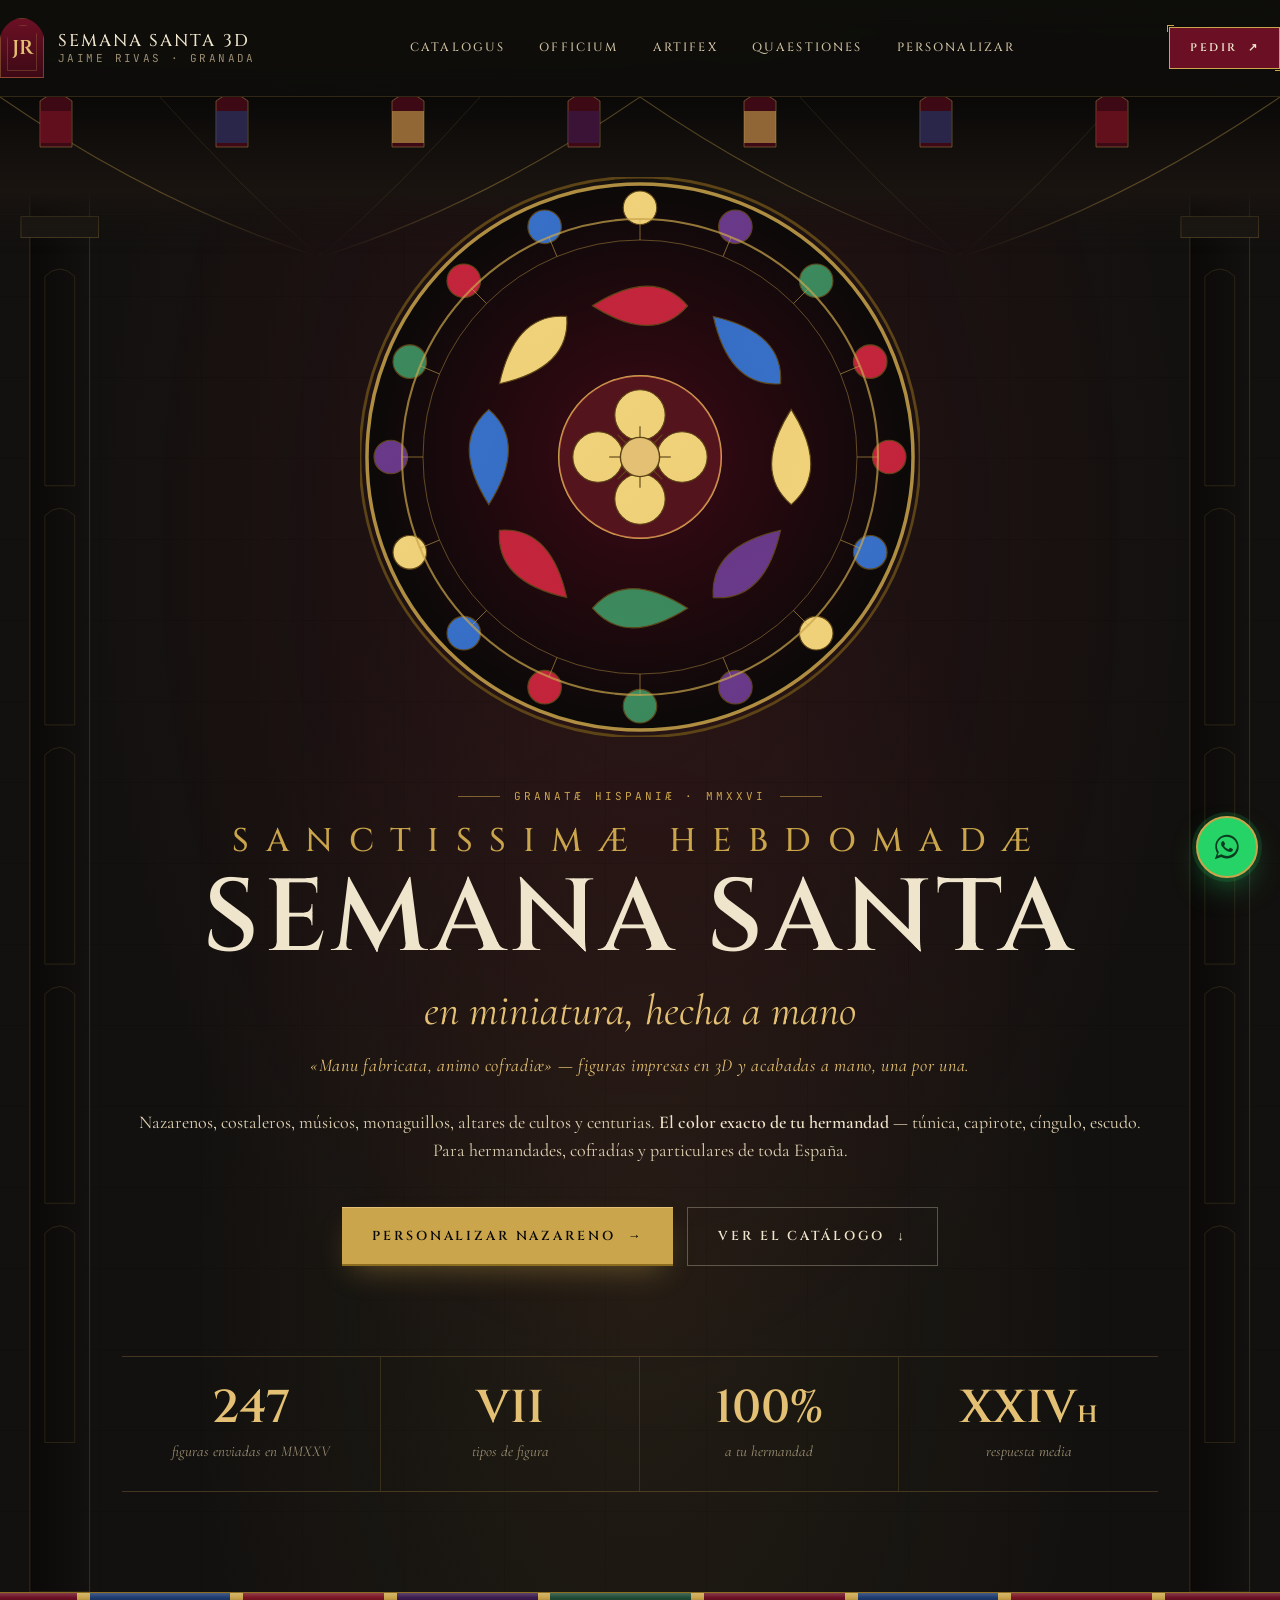
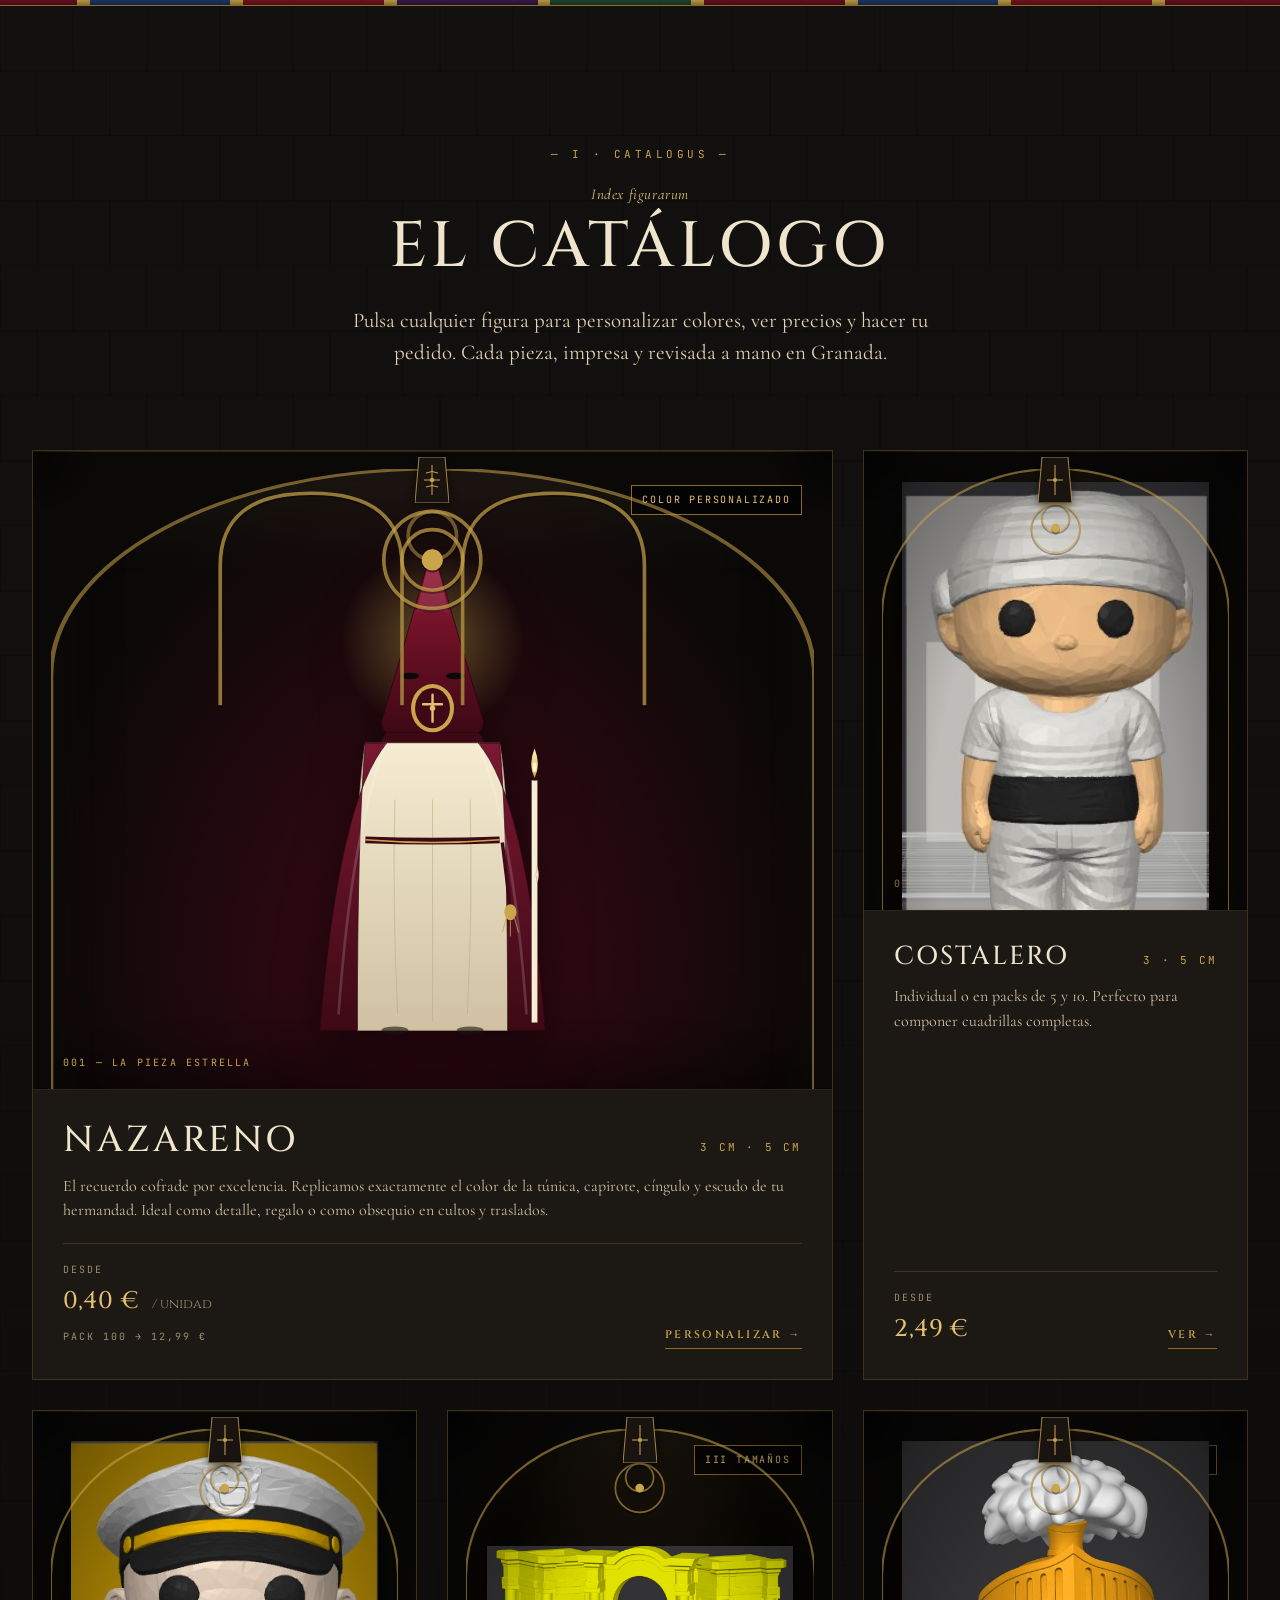
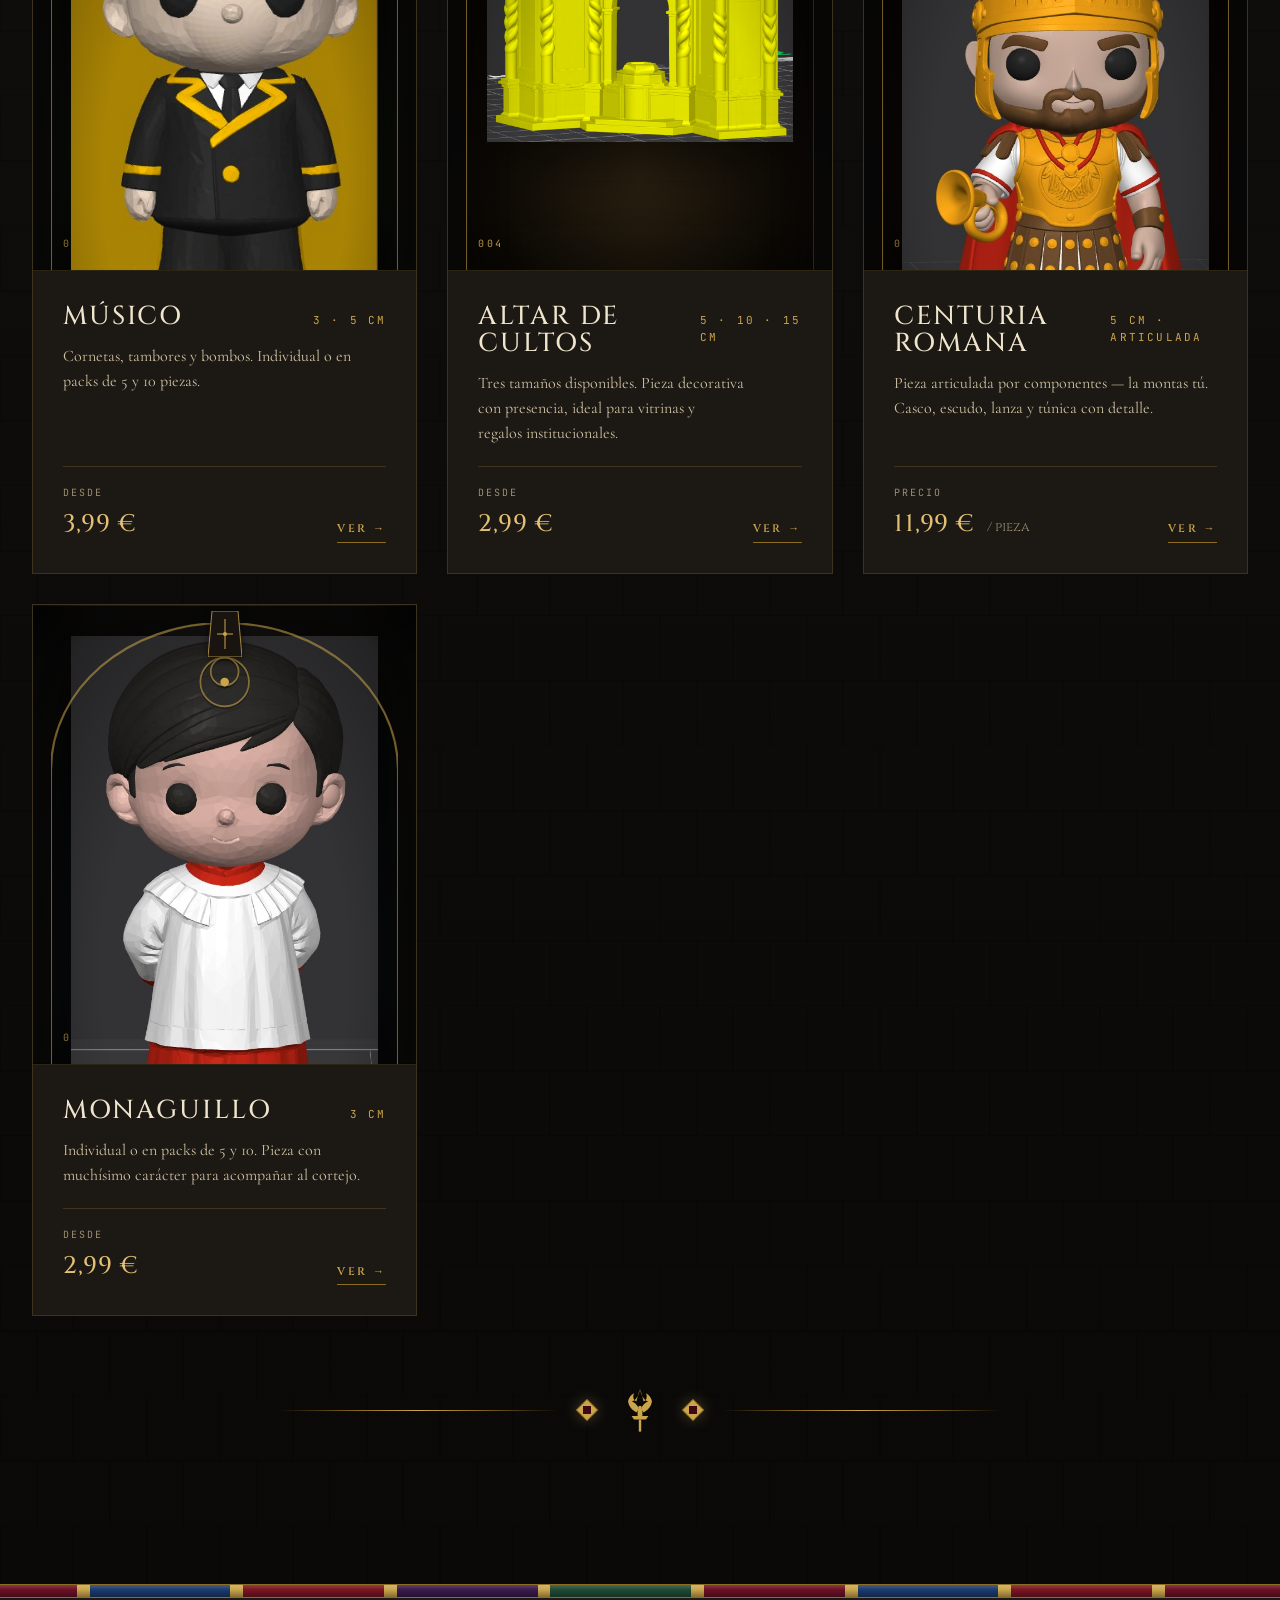
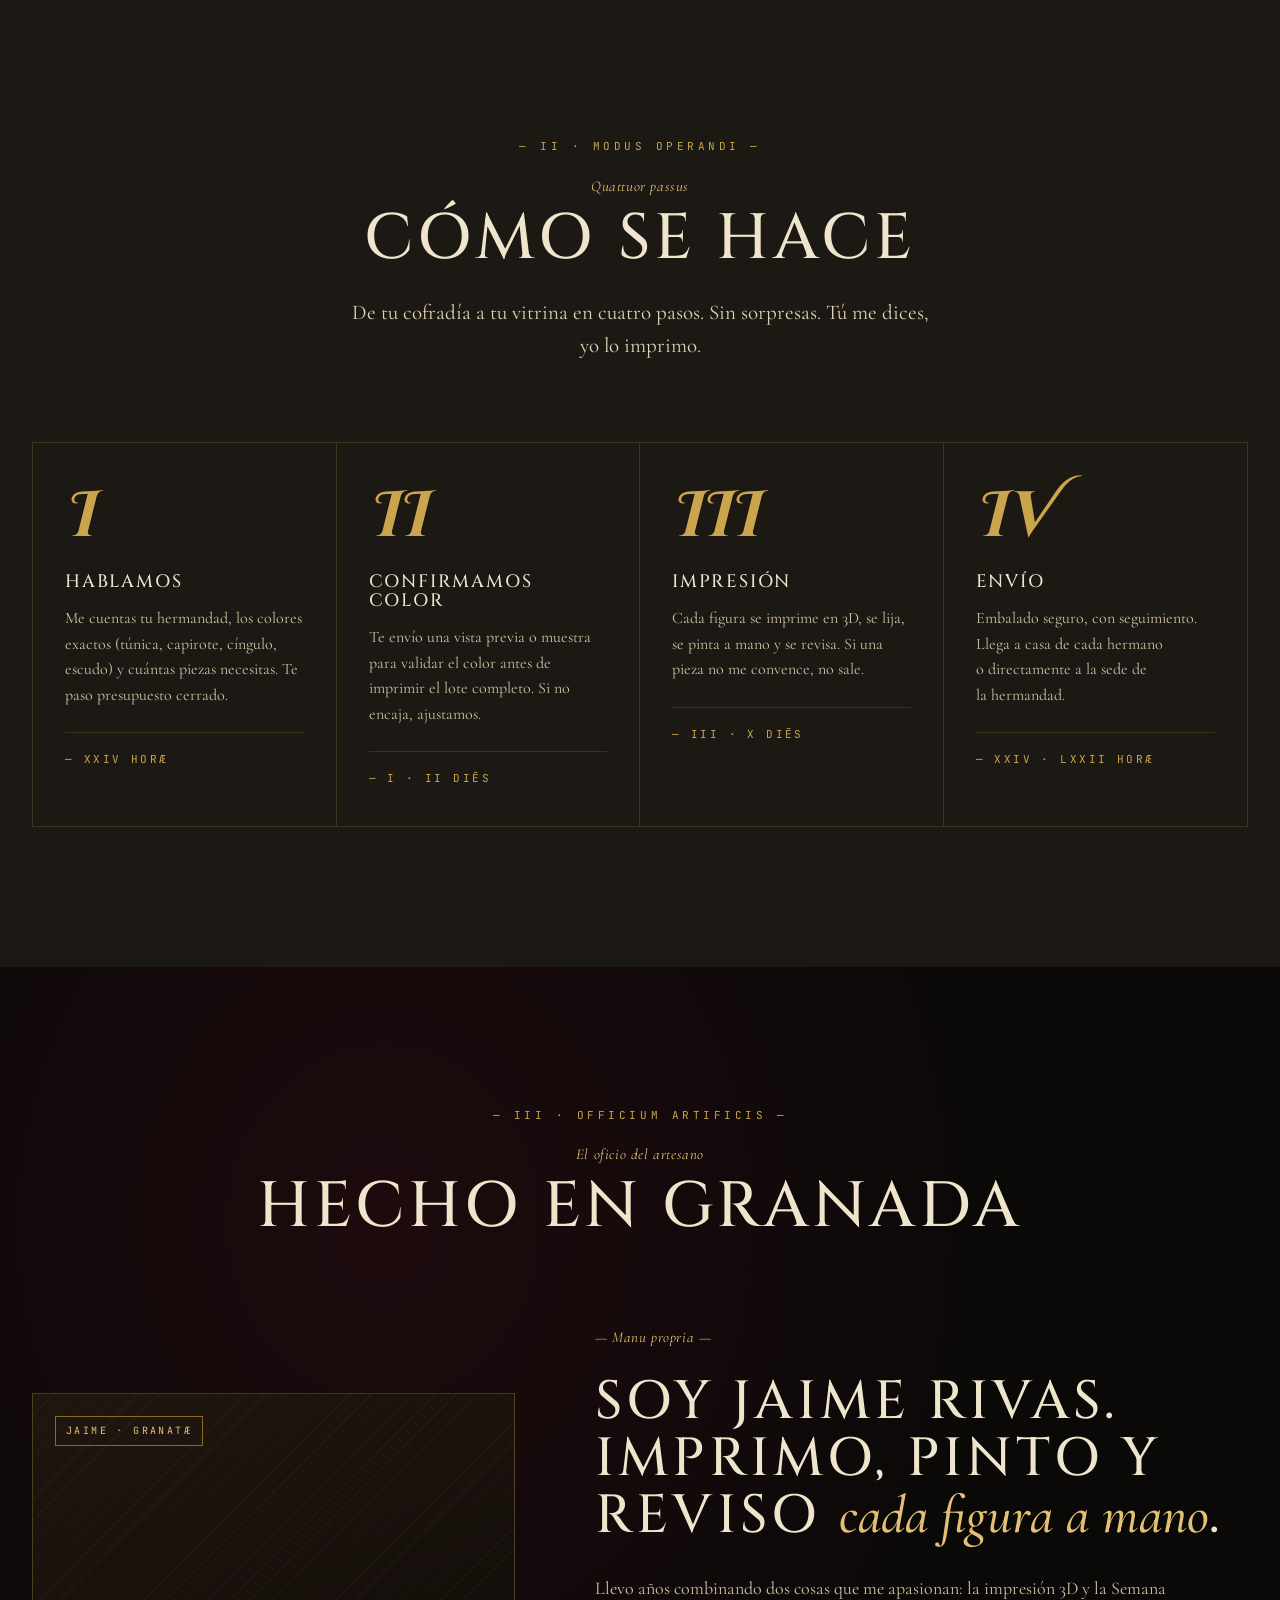
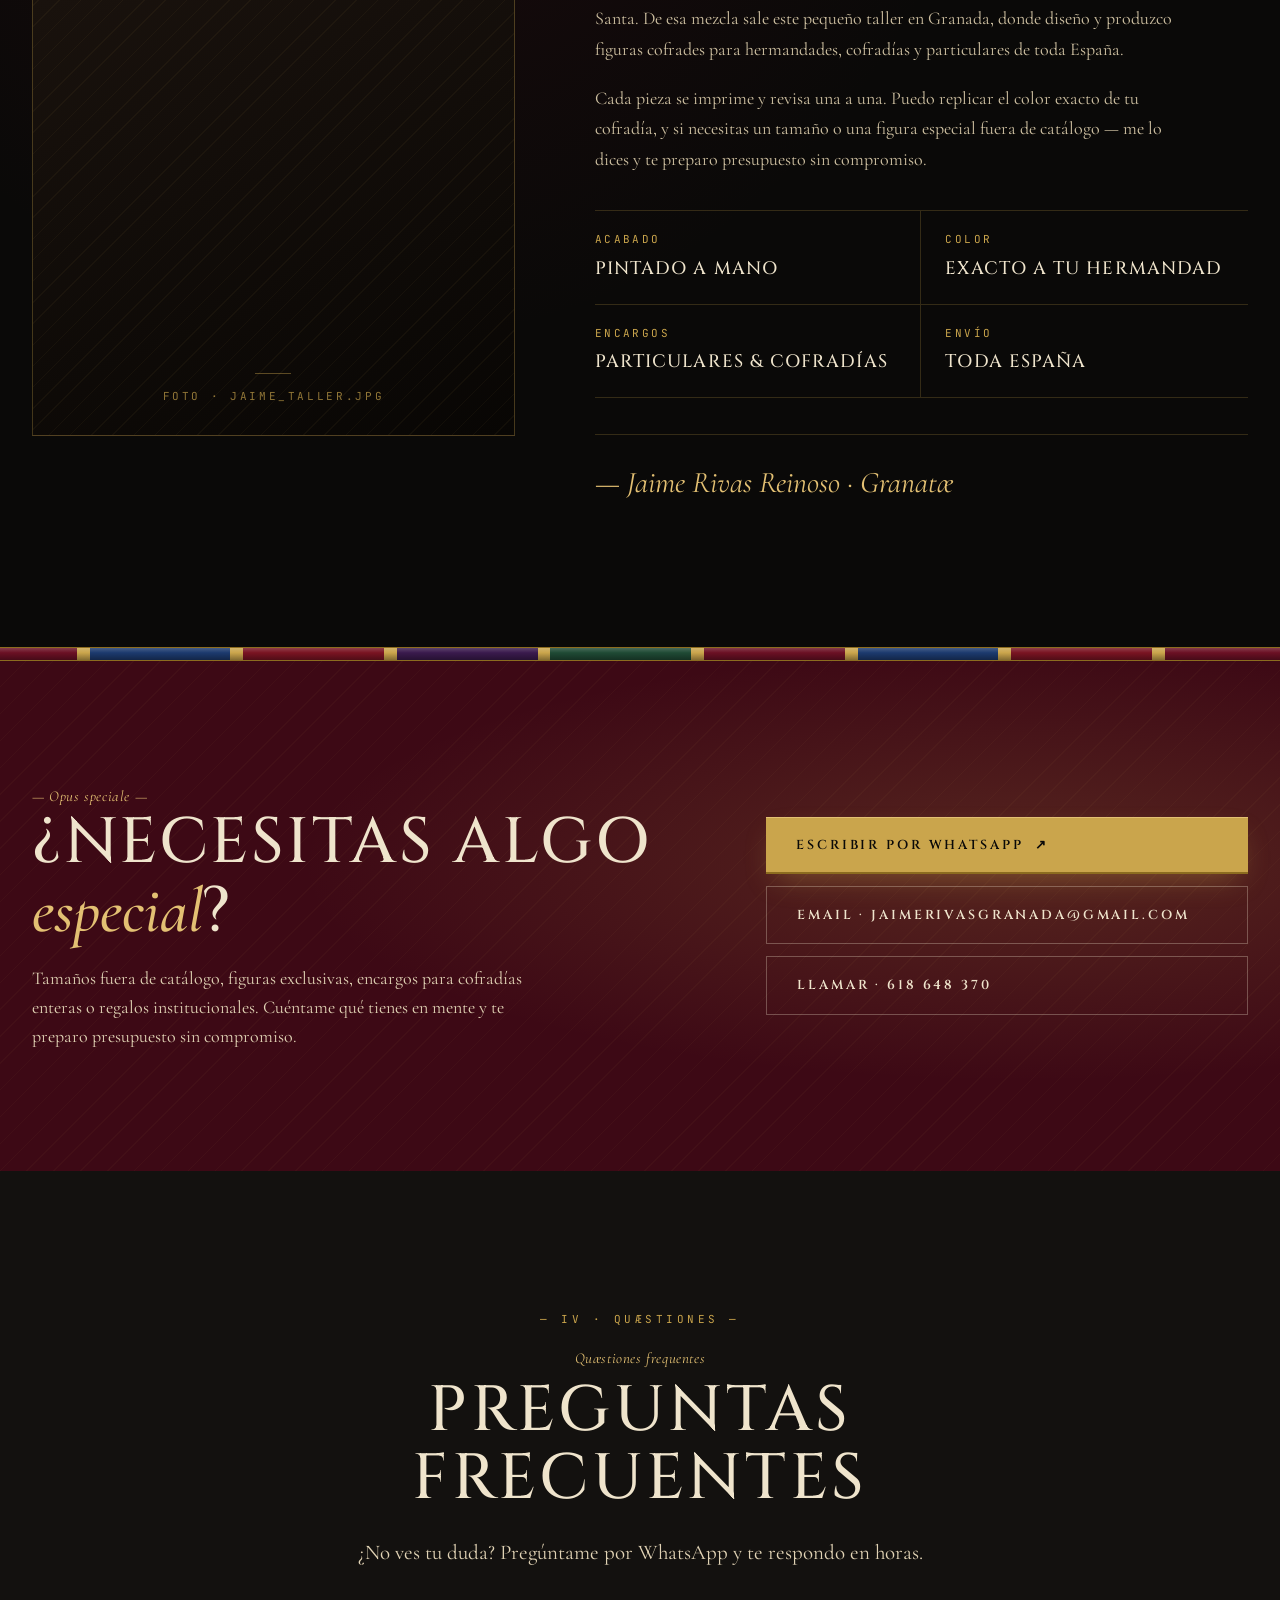
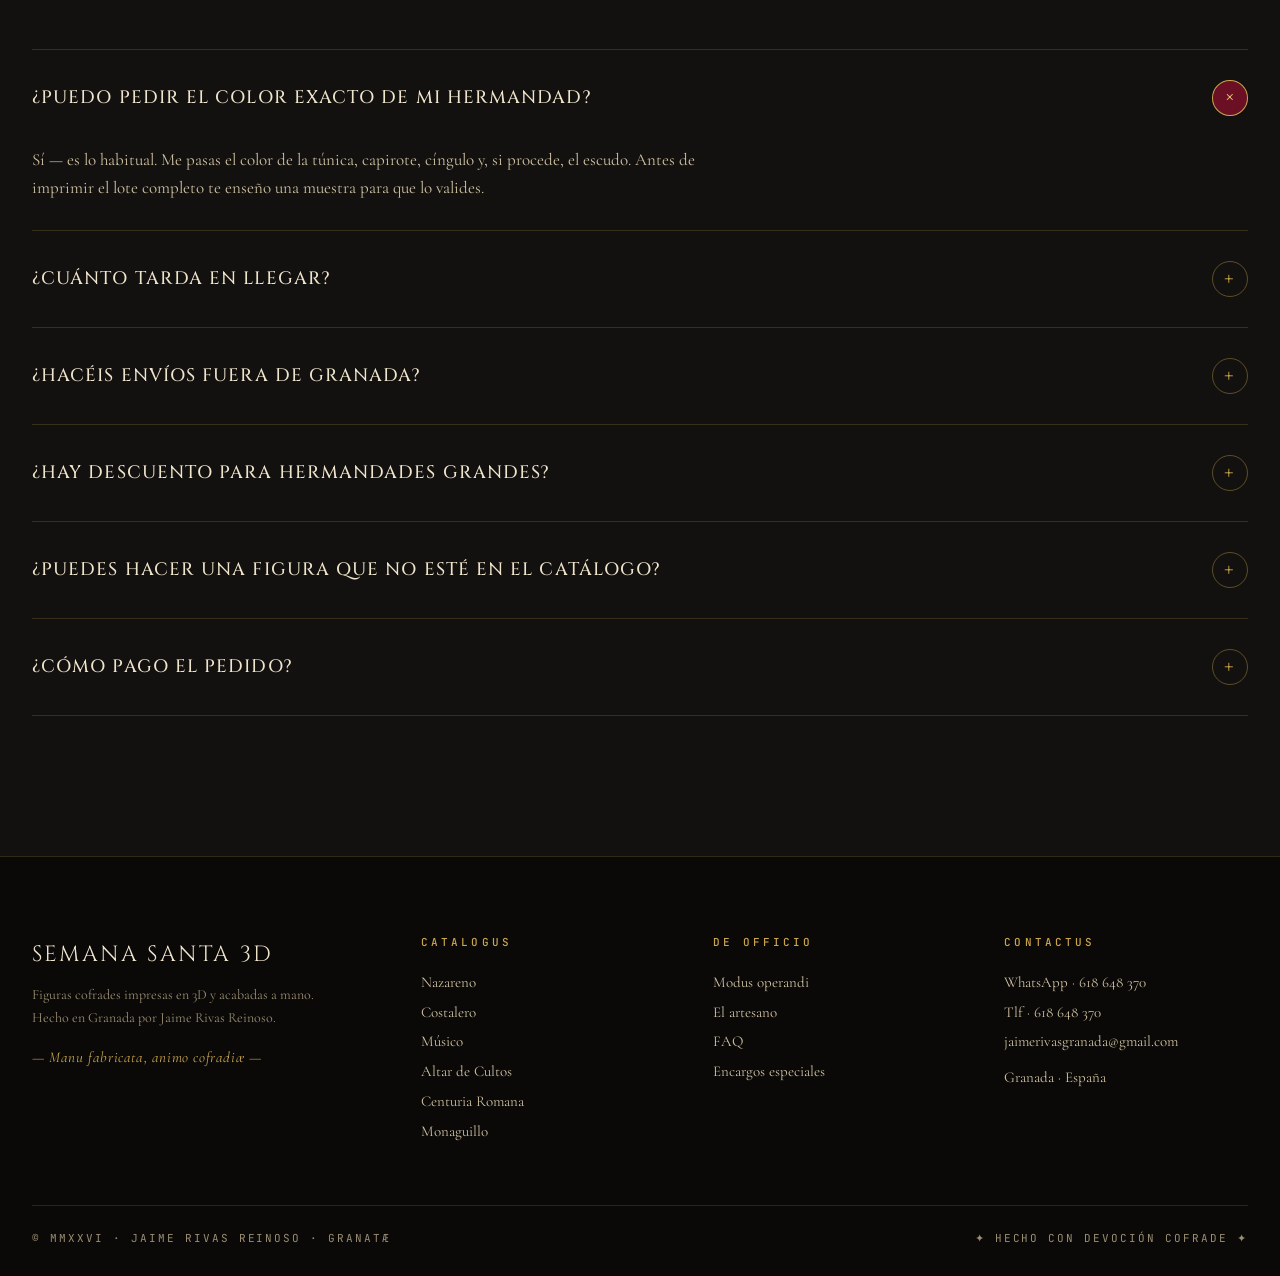
<file: index.html>
<!doctype html>
<html lang="es">
<head>
<meta charset="utf-8">
<meta name="viewport" content="width=device-width,initial-scale=1">
<title>Semana Santa 3D · Jaime Rivas · Granada</title>
<meta name="description" content="Figuras de Semana Santa impresas en 3D y acabadas a mano en Granada. Nazarenos, costaleros, músicos, altares de cultos. Color personalizado para tu hermandad.">
<link rel="preconnect" href="https://fonts.googleapis.com">
<link rel="preconnect" href="https://fonts.gstatic.com" crossorigin>
<link href="https://fonts.googleapis.com/css2?family=Cinzel:wght@400;500;600;700&family=Cinzel+Decorative:wght@400;700&family=Cormorant+Garamond:ital,wght@0,400;0,500;0,600;1,400;1,500&family=EB+Garamond:ital@0;1&family=JetBrains+Mono:wght@400;500&display=swap" rel="stylesheet">
<link rel="stylesheet" href="styles.css">
<style>
  /* ==== HERO (page-specific) ==== */
  .hero{
    position:relative;
    min-height:100vh;
    padding:80px 0 100px;
    display:flex;align-items:center;
    overflow:hidden;
    background:
      radial-gradient(ellipse at 50% 30%, rgba(107,16,36,0.25), transparent 60%),
      radial-gradient(ellipse at 50% 80%, rgba(202,165,76,0.08), transparent 50%),
      var(--stone-1);
  }
  /* dark stone wall texture lines, like vaulting */
  .hero::before{
    content:"";position:absolute;inset:0;pointer-events:none;
    background-image:
      repeating-linear-gradient(0deg, transparent 0 80px, rgba(0,0,0,0.18) 80px 81px),
      repeating-linear-gradient(90deg, transparent 0 100px, rgba(0,0,0,0.18) 100px 101px);
    opacity:.4;
  }
  /* arched columns left/right */
  .hero-columns{position:absolute;inset:0;pointer-events:none;z-index:2;display:flex;justify-content:space-between}
  .hero-columns svg{height:100%;width:auto;opacity:.9}
  @media (max-width:980px){.hero-columns{display:none}}

  .hero-inner{
    position:relative;z-index:5;
    max-width:1100px;margin:0 auto;
    text-align:center;padding:0 var(--gutter);
  }
  .hero-rose{
    width:min(560px,82vw);height:min(560px,82vw);
    margin:0 auto 40px;position:relative;
  }
  .hero-rose svg{width:100%;height:100%;display:block}
  .hero h1{margin:18px 0 10px}
  .hero h1 .small{display:block;font-family:"Cinzel",serif;font-size:0.32em;letter-spacing:0.5em;color:var(--gold);margin-bottom:8px;font-weight:500}
  .hero h1 .big{display:block}
  .hero h1 .script-line{display:block;font-family:"Cormorant Garamond",serif;font-style:italic;font-weight:400;text-transform:none;letter-spacing:0;font-size:0.42em;color:var(--gold-bright);margin-top:14px}
  .hero-latin{
    margin:18px auto 0;max-width:680px;
    font-family:"Cormorant Garamond",serif;font-style:italic;
    font-size:18px;color:var(--gold-bright);
    letter-spacing:0.04em;
  }
  .hero-lede{margin:28px auto 0;color:var(--parchment-2)}
  .hero-cta{margin-top:42px;display:flex;gap:14px;justify-content:center;flex-wrap:wrap}
  .hero-stats{
    margin-top:90px;
    display:grid;grid-template-columns:repeat(4,1fr);
    border-top:1px solid rgba(202,165,76,0.25);
    border-bottom:1px solid rgba(202,165,76,0.25);
  }
  .hero-stats > div{
    padding:28px 18px;text-align:center;
    border-right:1px solid rgba(202,165,76,0.18);
  }
  .hero-stats > div:last-child{border-right:none}
  .hero-stats .num{font-family:"Cinzel",serif;font-weight:600;font-size:46px;color:var(--gold-bright);line-height:1}
  .hero-stats .lbl{font-family:"Cormorant Garamond",serif;font-style:italic;color:var(--parchment-mute);font-size:15px;margin-top:8px}
  @media (max-width:760px){
    .hero-stats{grid-template-columns:repeat(2,1fr)}
    .hero-stats > div:nth-child(2){border-right:none}
    .hero-stats > div:nth-child(-n+2){border-bottom:1px solid rgba(202,165,76,0.18)}
  }

  /* ==== CATALOG ==== */
  .catalog{background:linear-gradient(180deg, var(--stone-1) 0%, var(--stone-0) 100%);}
  .cat-grid{
    display:grid;grid-template-columns:repeat(12,1fr);gap:30px;
  }
  .cat-card{
    grid-column:span 4;
    text-decoration:none;color:var(--parchment);
    background:var(--stone-2);
    border:1px solid rgba(202,165,76,0.18);
    position:relative;
    display:flex;flex-direction:column;
    transition:transform .35s ease, border-color .3s ease, box-shadow .35s ease;
  }
  .cat-card:hover{transform:translateY(-6px);border-color:var(--gold);box-shadow:0 28px 60px -28px rgba(202,165,76,0.35)}
  .cat-card.feat{grid-column:span 8}
  @media (max-width:980px){
    .cat-card,.cat-card.feat{grid-column:span 12}
  }
  @media (min-width:981px) and (max-width:1180px){
    .cat-card{grid-column:span 6}
    .cat-card.feat{grid-column:span 12}
  }

  /* niche / pointed-arch image area */
  .cat-niche{
    position:relative;aspect-ratio:5/6;
    background:var(--stone-0);
    overflow:hidden;
    border-bottom:1px solid rgba(202,165,76,0.18);
  }
  .cat-card.feat .cat-niche{aspect-ratio:5/4}
  .niche-arch{
    position:absolute;inset:18px 18px 0 18px;
    background:linear-gradient(180deg, var(--burgundy-deep), #0a0508 80%);
    -webkit-clip-path:path("M 0 100% L 0 38% C 0 17% 22% 0 50% 0 C 78% 0 100% 17% 100% 38% L 100% 100% Z");
    clip-path:path("M 0 100% L 0 38% C 0 17% 22% 0 50% 0 C 78% 0 100% 17% 100% 38% L 100% 100% Z");
    /* clip-path with percentages don't widely work — use inline SVG mask instead */
  }
  /* Use SVG-based pointed arch via mask: */
  .niche-arch-svg{
    position:absolute;inset:18px 18px 0 18px;
    overflow:hidden;
    background:radial-gradient(ellipse at 50% 80%, var(--burgundy-deep) 0%, var(--stone-0) 75%);
    -webkit-mask:url("data:image/svg+xml;utf8,<svg xmlns='http://www.w3.org/2000/svg' viewBox='0 0 100 120' preserveAspectRatio='none'><path d='M0 120 L0 40 C0 18 22 0 50 0 C78 0 100 18 100 40 L100 120 Z' fill='black'/></svg>") no-repeat;
    -webkit-mask-size:100% 100%;
    mask:url("data:image/svg+xml;utf8,<svg xmlns='http://www.w3.org/2000/svg' viewBox='0 0 100 120' preserveAspectRatio='none'><path d='M0 120 L0 40 C0 18 22 0 50 0 C78 0 100 18 100 40 L100 120 Z' fill='black'/></svg>") no-repeat;
    mask-size:100% 100%;
  }
  /* gold tracery border on top of niche */
  .niche-trace{
    position:absolute;inset:18px 18px 0 18px;pointer-events:none;
  }
  .niche-trace svg{width:100%;height:100%;display:block}

  .niche-figure{
    position:absolute;inset:0;display:grid;place-items:center;padding:20% 20% 12%;
  }
  .niche-figure svg{width:100%;height:100%;filter:drop-shadow(0 18px 24px rgba(0,0,0,0.55))}
  .niche-tag{
    position:absolute;left:30px;bottom:18px;
    font-family:"JetBrains Mono",monospace;font-size:10px;letter-spacing:0.22em;text-transform:uppercase;
    color:var(--gold);
  }
  .niche-pill{
    position:absolute;right:30px;top:34px;
    background:rgba(0,0,0,0.6);color:var(--gold-bright);
    border:1px solid var(--gold-deep);
    font-family:"JetBrains Mono",monospace;
    font-size:10px;letter-spacing:0.18em;text-transform:uppercase;
    padding:6px 10px;
    backdrop-filter:blur(4px);
  }

  .cat-body{
    padding:32px 30px 30px;
    display:flex;flex-direction:column;gap:14px;flex:1;
  }
  .cat-meta{display:flex;justify-content:space-between;align-items:baseline;gap:12px}
  .cat-name{
    font-family:"Cinzel",serif;font-weight:500;
    font-size:26px;letter-spacing:0.08em;text-transform:uppercase;
    margin:0;color:var(--parchment);
  }
  .cat-card.feat .cat-name{font-size:36px}
  .cat-tag{font-size:11px;color:var(--gold);font-family:"JetBrains Mono",monospace;letter-spacing:0.2em;text-transform:uppercase}
  .cat-desc{font-size:16px;color:var(--parchment-soft);line-height:1.55;margin:0;flex:1;font-family:"Cormorant Garamond",serif}
  .cat-foot{
    display:flex;justify-content:space-between;align-items:flex-end;gap:18px;
    padding-top:18px;
    border-top:1px solid rgba(202,165,76,0.2);
    margin-top:6px;
  }
  .cat-price .from{font-size:10px;letter-spacing:0.2em;text-transform:uppercase;color:var(--parchment-mute);font-family:"JetBrains Mono",monospace;display:block;margin-bottom:4px}
  .cat-price .v{font-family:"Cinzel",serif;font-size:24px;font-weight:500;color:var(--gold-bright);letter-spacing:0.04em}
  .cat-price .v small{font-size:13px;color:var(--parchment-mute);font-weight:400;letter-spacing:0;margin-left:6px}
  .cat-link{
    font-family:"Cinzel",serif;font-size:11px;font-weight:600;letter-spacing:0.22em;text-transform:uppercase;
    color:var(--gold);display:inline-flex;align-items:center;gap:8px;
    border-bottom:1px solid var(--gold-deep);padding-bottom:4px;
  }

  /* ==== PROCESS ==== */
  .process{background:var(--stone-2);position:relative}
  .proc-grid{
    display:grid;grid-template-columns:repeat(4,1fr);gap:0;
    border:1px solid rgba(202,165,76,0.2);
  }
  @media (max-width:980px){.proc-grid{grid-template-columns:repeat(2,1fr)}}
  @media (max-width:540px){.proc-grid{grid-template-columns:1fr}}
  .proc-card{
    padding:42px 32px 38px;
    border-right:1px solid rgba(202,165,76,0.2);
    position:relative;
    background:var(--stone-2);
    transition:background .3s ease;
  }
  .proc-card:last-child{border-right:none}
  @media (max-width:980px){
    .proc-card{border-right:1px solid rgba(202,165,76,0.2);border-bottom:1px solid rgba(202,165,76,0.2)}
    .proc-card:nth-child(2n){border-right:none}
    .proc-card:nth-last-child(-n+2){border-bottom:none}
  }
  @media (max-width:540px){
    .proc-card{border-right:none}
    .proc-card{border-bottom:1px solid rgba(202,165,76,0.2)}
    .proc-card:last-child{border-bottom:none}
  }
  .proc-card:hover{background:rgba(107,16,36,0.18)}
  .proc-num{
    font-family:"Cinzel Decorative",serif;
    font-style:italic;font-weight:700;
    font-size:64px;color:var(--gold);
    line-height:1;margin-bottom:24px;
    letter-spacing:0;
  }
  .proc-title{
    font-family:"Cinzel",serif;font-weight:500;
    font-size:18px;letter-spacing:0.1em;text-transform:uppercase;
    color:var(--parchment);margin:0 0 14px;
  }
  .proc-text{font-size:16px;color:var(--parchment-soft);line-height:1.6;margin:0;font-family:"Cormorant Garamond",serif}
  .proc-time{
    margin-top:24px;padding-top:18px;
    border-top:1px solid rgba(202,165,76,0.18);
    font-family:"JetBrains Mono",monospace;
    font-size:11px;letter-spacing:0.22em;text-transform:uppercase;
    color:var(--gold);
  }

  /* ==== ARTISAN ==== */
  .artisan{
    background:var(--stone-0);
    background-image:radial-gradient(ellipse at 30% 20%, rgba(107,16,36,0.2), transparent 50%);
  }
  .artisan-grid{display:grid;grid-template-columns:0.85fr 1.15fr;gap:80px;align-items:center}
  @media (max-width:980px){.artisan-grid{grid-template-columns:1fr;gap:50px}}
  .artisan-portrait{
    aspect-ratio:3/4;position:relative;
    background:linear-gradient(160deg,#1f1610,#080604);
    border:1px solid rgba(202,165,76,0.3);
  }
  .artisan-portrait::before{
    content:"";position:absolute;inset:0;
    background:repeating-linear-gradient(135deg, transparent 0 14px, rgba(202,165,76,0.05) 14px 15px);
  }
  .artisan-portrait .ph{
    position:absolute;left:0;right:0;bottom:30px;text-align:center;
    font-family:"JetBrains Mono",monospace;font-size:11px;letter-spacing:0.24em;text-transform:uppercase;
    color:var(--gold);opacity:.7;
  }
  .artisan-portrait .ph::before{content:"";display:block;width:36px;height:1px;background:var(--gold);margin:0 auto 14px;opacity:.6}
  .artisan-portrait .badge{
    position:absolute;top:22px;left:22px;
    font-family:"JetBrains Mono",monospace;font-size:10px;letter-spacing:0.24em;text-transform:uppercase;
    color:var(--gold-bright);border:1px solid var(--gold-deep);padding:6px 10px;
  }
  .artisan-text h3{
    font-size:clamp(32px,4.2vw,56px);
    margin:24px 0 28px;
  }
  .artisan-text h3 em{font-style:italic;color:var(--gold-bright);text-transform:none;font-family:"Cormorant Garamond",serif;font-weight:500;letter-spacing:0}
  .artisan-text p{font-size:18px;color:var(--parchment-soft);line-height:1.7;max-width:580px;font-family:"Cormorant Garamond",serif}
  .artisan-feats{
    margin-top:36px;display:grid;grid-template-columns:repeat(2,1fr);
    border-top:1px solid rgba(202,165,76,0.22);
  }
  .artisan-feats > div{padding:20px 24px 20px 0;border-bottom:1px solid rgba(202,165,76,0.22)}
  .artisan-feats > div:nth-child(odd){border-right:1px solid rgba(202,165,76,0.22)}
  .artisan-feats > div:nth-child(even){padding-left:24px}
  .artisan-feats .k{font-family:"JetBrains Mono",monospace;font-size:11px;letter-spacing:0.22em;text-transform:uppercase;color:var(--gold)}
  .artisan-feats .v{font-family:"Cinzel",serif;font-size:18px;color:var(--parchment);margin-top:6px;letter-spacing:0.06em;text-transform:uppercase;font-weight:500}
  .signature{
    margin-top:36px;
    font-family:"Cormorant Garamond",serif;font-style:italic;
    font-size:30px;color:var(--gold-bright);
    border-top:1px solid rgba(202,165,76,0.22);padding-top:24px;
  }

  /* ==== CTA BAND ==== */
  .cta-band{
    background:var(--burgundy-deep);
    position:relative;overflow:hidden;
    padding:120px 0;
  }
  .cta-band::before{
    content:"";position:absolute;inset:0;
    background:
      radial-gradient(ellipse at 80% 40%, rgba(202,165,76,0.18), transparent 50%),
      repeating-linear-gradient(135deg, transparent 0 18px, rgba(202,165,76,0.04) 18px 19px);
  }
  .cta-band-inner{position:relative;display:grid;grid-template-columns:1.4fr 1fr;gap:60px;align-items:center}
  @media (max-width:920px){.cta-band-inner{grid-template-columns:1fr}}
  .cta-band h3{font-size:clamp(36px,5vw,72px);font-weight:500;margin:0;letter-spacing:0.04em;color:var(--parchment)}
  .cta-band h3 em{font-style:italic;color:var(--gold-bright);text-transform:none;font-family:"Cormorant Garamond",serif;font-weight:500;letter-spacing:0}
  .cta-band .latin{margin-top:18px}
  .cta-band p{color:var(--parchment-2);font-size:18px;max-width:520px;margin:18px 0 0;font-family:"Cormorant Garamond",serif}
  .cta-band .actions{display:flex;flex-direction:column;gap:12px}

  /* gothic decorative cross divider */
  .cross-divider{display:flex;justify-content:center;padding:60px 0 0;color:var(--gold-deep)}
  .cross-divider svg{width:60px;height:60px}
  /* enhanced niche frame with stone bevel + carved arch border */
  .cat-niche{box-shadow:inset 0 1px 0 rgba(202,165,76,0.18), inset 0 -1px 0 rgba(0,0,0,0.4)}
  .cat-niche::before{
    content:"";position:absolute;inset:0;pointer-events:none;z-index:4;
    background:
      /* corner stones / spandrels */
      radial-gradient(circle at 0 0, rgba(0,0,0,0.55) 0, transparent 60px),
      radial-gradient(circle at 100% 0, rgba(0,0,0,0.55) 0, transparent 60px);
  }
  .cat-niche::after{
    /* gold inner arch line traced over the niche */
    content:"";position:absolute;inset:18px 18px 0 18px;pointer-events:none;z-index:5;
    background:url("data:image/svg+xml;utf8,<svg xmlns='http://www.w3.org/2000/svg' viewBox='0 0 100 120' preserveAspectRatio='none'><path d='M0 120 L0 40 C0 18 22 0 50 0 C78 0 100 18 100 40 L100 120' fill='none' stroke='%23caa54c' stroke-width='0.6' stroke-opacity='0.55'/></svg>") no-repeat;
    background-size:100% 100%;
  }
  /* keystone at apex */
  .cat-niche .keystone{
    position:absolute;top:6px;left:50%;transform:translateX(-50%);z-index:6;
    width:34px;height:46px;color:var(--gold);
    filter:drop-shadow(0 2px 4px rgba(0,0,0,0.6));
  }
  .cat-niche .keystone svg{width:100%;height:100%;display:block}
  /* atmospheric light shaft inside niche */
  .niche-arch-svg{
    box-shadow:inset 0 60px 80px -20px rgba(227,192,115,0.08), inset 0 -40px 80px -20px rgba(0,0,0,0.6);
  }
  /* photos in niches */
  .niche-photo{position:absolute;inset:0;display:grid;place-items:center;padding:8% 10% 6%;z-index:2}
  .niche-photo img{width:100%;height:100%;object-fit:contain;filter:drop-shadow(0 18px 28px rgba(0,0,0,0.55)) contrast(1.04) saturate(1.08);transition:transform .35s ease, filter .35s ease}
  .niche-photo::after{content:"";position:absolute;inset:0;pointer-events:none;background:radial-gradient(ellipse at 50% 80%, transparent 45%, rgba(0,0,0,0.45) 100%)}
  .cat-card:hover .niche-photo img{filter:drop-shadow(0 22px 32px rgba(0,0,0,0.65)) contrast(1.06) saturate(1.15);transform:scale(1.04)}
  .niche-figure{z-index:2}
  /* stone-cut section background pattern */
  .catalog{
    background-image:
      linear-gradient(180deg, var(--stone-1) 0%, var(--stone-0) 100%),
      url("data:image/svg+xml;utf8,<svg xmlns='http://www.w3.org/2000/svg' width='220' height='130' viewBox='0 0 220 130'><g fill='none' stroke='%23000' stroke-opacity='0.35' stroke-width='1'><path d='M0 65 L220 65'/><path d='M0 0 L0 65 M73 0 L73 65 M147 0 L147 65 M220 0 L220 65'/><path d='M37 65 L37 130 M110 65 L110 130 M183 65 L183 130 M0 130 L220 130'/></g></svg>");
    background-blend-mode:multiply;
    background-size:auto, 220px 130px;
  }
  /* photos in niches */
  .niche-photo{position:absolute;inset:0;display:grid;place-items:center;padding:8% 10% 6%}
  .niche-photo img{width:100%;height:100%;object-fit:contain;filter:drop-shadow(0 18px 28px rgba(0,0,0,0.55)) contrast(1.04) saturate(1.08);transition:transform .35s ease, filter .35s ease}
  .niche-photo::after{content:"";position:absolute;inset:0;pointer-events:none;background:radial-gradient(ellipse at 50% 80%, transparent 45%, rgba(0,0,0,0.45) 100%)}
  .cat-card:hover .niche-photo img{filter:drop-shadow(0 22px 32px rgba(0,0,0,0.65)) contrast(1.06) saturate(1.15);transform:scale(1.04)}
</style>
</head>
<body>
<div class="noise" aria-hidden="true"></div>

<!-- ============= NAV ============= -->
<header class="nav">
  <div class="wrap nav-inner">
    <a class="brand" href="#top">
      <span class="brand-mark">JR</span>
      <span class="brand-text">
        <span class="a">Semana Santa 3D</span>
        <span class="b">Jaime Rivas · Granada</span>
      </span>
    </a>
    <nav class="nav-links">
      <a href="#catalogus">Catalogus</a>
      <a href="#officium">Officium</a>
      <a href="#artifex">Artifex</a>
      <a href="#quaestiones">Quaestiones</a>
      <a href="nazarenos.html">Personalizar</a>
    </nav>
    <a class="nav-cta" href="https://wa.me/34618648370?text=Hola%20Jaime%2C%20me%20interesan%20las%20figuras%20de%20Semana%20Santa%203D.">
      Pedir <span class="arrow">↗</span>
    </a>
  </div>
</header>

<!-- floating WhatsApp -->
<a class="wa-float" href="https://wa.me/34618648370?text=Hola%20Jaime%2C%20me%20interesan%20las%20figuras%20de%20Semana%20Santa%203D." aria-label="WhatsApp">
  <svg viewBox="0 0 32 32" fill="currentColor"><path d="M16 3C9 3 3.5 8.5 3.5 15.5c0 2.5.7 4.8 1.9 6.8L3 29l6.9-2.3c1.9 1 4 1.6 6.1 1.6 7 0 12.5-5.5 12.5-12.5S23 3 16 3zm0 22.5c-2 0-3.9-.5-5.6-1.5l-.4-.2-4.1 1.4 1.4-4-.3-.4c-1.1-1.7-1.7-3.7-1.7-5.7 0-5.6 4.6-10.1 10.2-10.1S26.6 9.4 26.6 15s-4.6 10.5-10.6 10.5zm5.7-7.6c-.3-.2-1.8-.9-2.1-1-.3-.1-.5-.2-.7.2-.2.3-.8 1-1 1.2-.2.2-.4.2-.7.1-.3-.2-1.3-.5-2.5-1.5-.9-.8-1.5-1.8-1.7-2.1-.2-.3 0-.5.1-.6.1-.1.3-.4.5-.6.2-.2.2-.3.3-.5.1-.2.1-.4 0-.5-.1-.2-.7-1.7-1-2.3-.3-.6-.5-.5-.7-.5h-.6c-.2 0-.5.1-.8.4-.3.3-1.1 1-1.1 2.5s1.1 2.9 1.3 3.1c.2.2 2.2 3.4 5.4 4.7.7.3 1.3.5 1.8.6.7.2 1.4.2 1.9.1.6-.1 1.8-.7 2-1.4.2-.7.2-1.3.2-1.4-.1-.2-.3-.2-.6-.4z"/></svg>
</a>

<main id="top">

<!-- ============= HERO ============= -->
<section class="hero">
  <!-- ribbed vault ceiling -->
  <div class="vault-ceiling" aria-hidden="true">
    <svg viewBox="0 0 1600 160" preserveAspectRatio="none" xmlns="http://www.w3.org/2000/svg">
      <defs>
        <linearGradient id="vault-grad" x1="0" y1="0" x2="0" y2="1">
          <stop offset="0" stop-color="#0a0908"/>
          <stop offset="0.6" stop-color="#1a1410"/>
          <stop offset="1" stop-color="#13110f" stop-opacity="0"/>
        </linearGradient>
      </defs>
      <rect width="1600" height="160" fill="url(#vault-grad)"/>
      <!-- ribs converging down from clerestory -->
      <g stroke="#caa54c" stroke-opacity="0.35" stroke-width="1.2" fill="none">
        <path d="M 0 0 Q 200 110 400 160"/>
        <path d="M 800 0 Q 600 110 400 160"/>
        <path d="M 800 0 Q 1000 110 1200 160"/>
        <path d="M 1600 0 Q 1400 110 1200 160"/>
      </g>
      <!-- secondary ribs -->
      <g stroke="#caa54c" stroke-opacity="0.18" stroke-width="0.8" fill="none">
        <path d="M 200 0 Q 300 90 400 160"/>
        <path d="M 600 0 Q 500 90 400 160"/>
        <path d="M 1000 0 Q 1100 90 1200 160"/>
        <path d="M 1400 0 Q 1300 90 1200 160"/>
      </g>
      <!-- bosses (ornamental nodes where ribs meet) -->
      <g fill="#caa54c" fill-opacity="0.55">
        <circle cx="400" cy="160" r="4"/>
        <circle cx="1200" cy="160" r="4"/>
      </g>
      <!-- clerestory pointed-arch windows along top -->
      <g fill="#3d0915" stroke="#caa54c" stroke-width="1" stroke-opacity="0.45">
        <path d="M 50 4 L 50 50 L 90 50 L 90 4 Q 70 -10 50 4 Z"/>
        <path d="M 270 4 L 270 50 L 310 50 L 310 4 Q 290 -10 270 4 Z"/>
        <path d="M 490 4 L 490 50 L 530 50 L 530 4 Q 510 -10 490 4 Z"/>
        <path d="M 710 4 L 710 50 L 750 50 L 750 4 Q 730 -10 710 4 Z"/>
        <path d="M 930 4 L 930 50 L 970 50 L 970 4 Q 950 -10 930 4 Z"/>
        <path d="M 1150 4 L 1150 50 L 1190 50 L 1190 4 Q 1170 -10 1150 4 Z"/>
        <path d="M 1370 4 L 1370 50 L 1410 50 L 1410 4 Q 1390 -10 1370 4 Z"/>
      </g>
      <!-- stained-glass tinted glow inside windows -->
      <g opacity="0.6">
        <rect x="50" y="14" width="40" height="32" fill="#7a1422"/>
        <rect x="270" y="14" width="40" height="32" fill="#1c3a6e"/>
        <rect x="490" y="14" width="40" height="32" fill="#caa54c"/>
        <rect x="710" y="14" width="40" height="32" fill="#3a1a4d"/>
        <rect x="930" y="14" width="40" height="32" fill="#caa54c"/>
        <rect x="1150" y="14" width="40" height="32" fill="#1c3a6e"/>
        <rect x="1370" y="14" width="40" height="32" fill="#7a1422"/>
      </g>
    </svg>
  </div>
  <!-- side gothic columns -->
  <div class="hero-columns" aria-hidden="true">
    <svg viewBox="0 0 80 1000" preserveAspectRatio="xMinYMid meet">
      <defs>
        <linearGradient id="col-grad" x1="0" y1="0" x2="1" y2="0">
          <stop offset="0" stop-color="#0a0908"/>
          <stop offset="1" stop-color="#13110f"/>
        </linearGradient>
      </defs>
      <rect x="20" y="0" width="40" height="1000" fill="url(#col-grad)" stroke="#caa54c" stroke-width="0.5" stroke-opacity="0.3"/>
      <!-- capital -->
      <rect x="14" y="80" width="52" height="14" fill="#1c1814" stroke="#caa54c" stroke-width="0.5" stroke-opacity="0.4"/>
      <!-- base panels -->
      <g stroke="#caa54c" stroke-opacity="0.22" stroke-width="0.5" fill="none">
        <path d="M 30 120 L 30 260 L 50 260 L 50 120 Q 40 110 30 120 Z"/>
        <path d="M 30 280 L 30 420 L 50 420 L 50 280 Q 40 270 30 280 Z"/>
        <path d="M 30 440 L 30 580 L 50 580 L 50 440 Q 40 430 30 440 Z"/>
        <path d="M 30 600 L 30 740 L 50 740 L 50 600 Q 40 590 30 600 Z"/>
        <path d="M 30 760 L 30 900 L 50 900 L 50 760 Q 40 750 30 760 Z"/>
      </g>
    </svg>
    <svg viewBox="0 0 80 1000" preserveAspectRatio="xMaxYMid meet">
      <rect x="20" y="0" width="40" height="1000" fill="url(#col-grad)" stroke="#caa54c" stroke-width="0.5" stroke-opacity="0.3"/>
      <rect x="14" y="80" width="52" height="14" fill="#1c1814" stroke="#caa54c" stroke-width="0.5" stroke-opacity="0.4"/>
      <g stroke="#caa54c" stroke-opacity="0.22" stroke-width="0.5" fill="none">
        <path d="M 30 120 L 30 260 L 50 260 L 50 120 Q 40 110 30 120 Z"/>
        <path d="M 30 280 L 30 420 L 50 420 L 50 280 Q 40 270 30 280 Z"/>
        <path d="M 30 440 L 30 580 L 50 580 L 50 440 Q 40 430 30 440 Z"/>
        <path d="M 30 600 L 30 740 L 50 740 L 50 600 Q 40 590 30 600 Z"/>
        <path d="M 30 760 L 30 900 L 50 900 L 50 760 Q 40 750 30 760 Z"/>
      </g>
    </svg>
  </div>

  <div class="hero-inner">
    <!-- ============= ROSE WINDOW ============= -->
    <div class="hero-rose parallax" data-depth="0.15">
      <svg viewBox="-200 -200 400 400" xmlns="http://www.w3.org/2000/svg">
        <defs>
          <radialGradient id="rose-bg" cx="0" cy="0" r="200" gradientUnits="userSpaceOnUse">
            <stop offset="0" stop-color="#3d0915"/>
            <stop offset="1" stop-color="#0a0908"/>
          </radialGradient>
          <radialGradient id="petal-red" cx="0" cy="0" r="60">
            <stop offset="0" stop-color="#c4253c"/>
            <stop offset="0.6" stop-color="#7a1422"/>
            <stop offset="1" stop-color="#3d0915"/>
          </radialGradient>
          <radialGradient id="petal-blue" cx="0" cy="0" r="60">
            <stop offset="0" stop-color="#3870c8"/>
            <stop offset="0.6" stop-color="#1c3a6e"/>
            <stop offset="1" stop-color="#0a1a3a"/>
          </radialGradient>
          <radialGradient id="petal-gold" cx="0" cy="0" r="60">
            <stop offset="0" stop-color="#f0d27a"/>
            <stop offset="0.6" stop-color="#caa54c"/>
            <stop offset="1" stop-color="#5c4416"/>
          </radialGradient>
          <radialGradient id="petal-violet" cx="0" cy="0" r="60">
            <stop offset="0" stop-color="#6a3a8a"/>
            <stop offset="0.6" stop-color="#3a1a4d"/>
            <stop offset="1" stop-color="#1a0a25"/>
          </radialGradient>
          <radialGradient id="petal-green" cx="0" cy="0" r="60">
            <stop offset="0" stop-color="#3d8a5e"/>
            <stop offset="0.6" stop-color="#1f4a35"/>
            <stop offset="1" stop-color="#0a1f15"/>
          </radialGradient>
        </defs>

        <!-- background dark disc -->
        <circle cx="0" cy="0" r="195" fill="url(#rose-bg)"/>

        <!-- outer ring of small windows -->
        <g class="rose-spin">
          <g id="outer-ring">
            <!-- 16 small lobed windows around perimeter -->
            <g>
              <!-- generated programmatically via repeat — duplicate for each angle -->
            </g>
          </g>
        </g>

        <!-- We'll render outer ring via JS for cleanliness (16 lobes) -->
        <g id="outer-ring-jsmount" class="rose-spin"></g>

        <!-- middle ring tracery -->
        <circle cx="0" cy="0" r="170" fill="none" stroke="#caa54c" stroke-width="1.5" opacity="0.7"/>
        <circle cx="0" cy="0" r="155" fill="none" stroke="#caa54c" stroke-width="0.6" opacity="0.5"/>

        <!-- 8 petals (large) -->
        <g class="rose-spin-rev" style="transform-origin:center">
          <g id="petals-jsmount"></g>
        </g>

        <!-- inner ring -->
        <circle cx="0" cy="0" r="58" fill="#0a0908" stroke="#caa54c" stroke-width="1.2"/>
        <circle cx="0" cy="0" r="58" fill="url(#petal-red)" opacity="0.4" class="glass-pulse"/>

        <!-- small inner quatrefoil -->
        <g>
          <circle cx="0" cy="-30" r="18" fill="url(#petal-gold)" stroke="#5c4416" stroke-width="0.8" class="glass-pulse"/>
          <circle cx="0" cy="30" r="18" fill="url(#petal-gold)" stroke="#5c4416" stroke-width="0.8" class="glass-pulse delay-1"/>
          <circle cx="-30" cy="0" r="18" fill="url(#petal-gold)" stroke="#5c4416" stroke-width="0.8" class="glass-pulse delay-2"/>
          <circle cx="30" cy="0" r="18" fill="url(#petal-gold)" stroke="#5c4416" stroke-width="0.8" class="glass-pulse delay-3"/>
        </g>

        <!-- center sun -->
        <circle cx="0" cy="0" r="14" fill="#e3c073" stroke="#5c4416" stroke-width="1"/>
        <g stroke="#5c4416" stroke-width="0.8">
          <line x1="0" y1="-14" x2="0" y2="-22"/>
          <line x1="0" y1="14" x2="0" y2="22"/>
          <line x1="-14" y1="0" x2="-22" y2="0"/>
          <line x1="14" y1="0" x2="22" y2="0"/>
          <line x1="-10" y1="-10" x2="-16" y2="-16"/>
          <line x1="10" y1="-10" x2="16" y2="-16"/>
          <line x1="-10" y1="10" x2="-16" y2="16"/>
          <line x1="10" y1="10" x2="16" y2="16"/>
        </g>

        <!-- outer bezel -->
        <circle cx="0" cy="0" r="195" fill="none" stroke="#caa54c" stroke-width="2.5" opacity="0.85"/>
        <circle cx="0" cy="0" r="200" fill="none" stroke="#5c4416" stroke-width="2"/>
      </svg>
    </div>

    <span class="eyebrow eyebrow-with-rule"><span>Granatæ Hispaniæ · MMXXVI</span></span>
    <h1>
      <span class="small">Sanctissimæ Hebdomadæ</span>
      <span class="big">Semana Santa</span>
      <span class="script-line">en miniatura, hecha a mano</span>
    </h1>
    <p class="hero-latin">«Manu fabricata, animo cofradiæ» — figuras impresas en 3D y acabadas a mano, una por una.</p>
    <p class="hero-lede">Nazarenos, costaleros, músicos, monaguillos, altares de cultos y centurias. <strong>El color exacto de tu hermandad</strong> — túnica, capirote, cíngulo, escudo. Para hermandades, cofradías y particulares de toda España.</p>
    <div class="hero-cta">
      <a class="btn btn-primary" href="nazarenos.html">Personalizar nazareno <span class="arrow">→</span></a>
      <a class="btn btn-ghost" href="#catalogus">Ver el catálogo <span class="arrow">↓</span></a>
    </div>

    <div class="hero-stats">
      <div><div class="num">247</div><div class="lbl">figuras enviadas en MMXXV</div></div>
      <div><div class="num">VII</div><div class="lbl">tipos de figura</div></div>
      <div><div class="num">100%</div><div class="lbl">a tu hermandad</div></div>
      <div><div class="num">XXIV<small style="font-size:0.6em">h</small></div><div class="lbl">respuesta media</div></div>
    </div>
  </div>
</section>

<!-- stained-glass ribbon -->
<div class="glass-ribbon" aria-hidden="true"></div>

<!-- ============= CATALOG ============= -->
<section class="catalog" id="catalogus">
  <div class="wrap">
    <div class="sec-head">
      <div class="sec-num">— I · CATALOGUS —</div>
      <span class="latin">Index figurarum</span>
      <h2>El catálogo</h2>
      <p class="lede">Pulsa cualquier figura para personalizar colores, ver precios y hacer tu pedido. Cada pieza, impresa y revisada a mano en Granada.</p>
    </div>

    <div class="cat-grid">

      <!-- NAZARENO (feat) -->
      <a class="cat-card feat" href="nazarenos.html">
        <div class="cat-niche">
          <div class="niche-arch-svg"></div>
          <div class="niche-tracery" aria-hidden="true">
            <svg viewBox="0 0 200 80" preserveAspectRatio="xMidYMin meet" xmlns="http://www.w3.org/2000/svg">
              <g fill="none" stroke="#caa54c" stroke-width="1.2" stroke-opacity="0.7">
                <path d="M 30 78 L 30 32 Q 30 8 60 8 Q 90 8 90 32 L 90 78"/>
                <path d="M 110 78 L 110 32 Q 110 8 140 8 Q 170 8 170 32 L 170 78"/>
                <circle cx="100" cy="30" r="16"/>
                <circle cx="100" cy="30" r="10"/>
                <path d="M 100 14 a 8 8 0 0 1 0 16 a 8 8 0 0 1 0 -16 M 92 22 a 8 8 0 0 1 16 0" stroke-opacity="0.5"/>
              </g>
              <circle cx="100" cy="30" r="3.5" fill="#caa54c"/>
            </svg>
          </div>
          <div class="keystone" aria-hidden="true">
            <svg viewBox="0 0 34 46" xmlns="http://www.w3.org/2000/svg">
              <path d="M4 0 L30 0 L34 46 L0 46 Z" fill="#1a1410" stroke="#caa54c" stroke-width="0.8"/>
              <path d="M17 8 L17 38 M9 23 L25 23 M11 16 Q17 13 23 16 M11 30 Q17 27 23 30" stroke="#caa54c" stroke-width="1" fill="none"/>
              <circle cx="17" cy="23" r="2.2" fill="#caa54c"/>
            </svg>
          </div>
          <div class="niche-figure" style="padding:10% 14% 6%">
            <svg viewBox="0 0 240 380" xmlns="http://www.w3.org/2000/svg">
              <defs>
                <linearGradient id="naz-cap" x1="0" y1="0" x2="0" y2="1">
                  <stop offset="0" stop-color="#9a1c3a"/>
                  <stop offset="0.5" stop-color="#6b1024"/>
                  <stop offset="1" stop-color="#3d0915"/>
                </linearGradient>
                <linearGradient id="naz-hab" x1="0" y1="0" x2="0" y2="1">
                  <stop offset="0" stop-color="#f6ecd2"/>
                  <stop offset="1" stop-color="#cfc1a2"/>
                </linearGradient>
                <linearGradient id="naz-cape" x1="0" y1="0" x2="0" y2="1">
                  <stop offset="0" stop-color="#7a1832"/>
                  <stop offset="1" stop-color="#3d0915"/>
                </linearGradient>
                <linearGradient id="vela-flame" x1="0" y1="0" x2="0" y2="1">
                  <stop offset="0" stop-color="#fff4b8"/>
                  <stop offset="0.7" stop-color="#e3c073"/>
                  <stop offset="1" stop-color="#caa54c"/>
                </linearGradient>
                <radialGradient id="halo-naz">
                  <stop offset="0" stop-color="#caa54c" stop-opacity="0.45"/>
                  <stop offset="1" stop-color="#caa54c" stop-opacity="0"/>
                </radialGradient>
              </defs>
              <circle cx="120" cy="82" r="68" fill="url(#halo-naz)"/>
              <!-- capirote -->
              <path d="M 120 12 L 158 142 Q 158 148 154 150 L 86 150 Q 82 148 82 142 L 120 12 Z" fill="url(#naz-cap)" stroke="#2a0510" stroke-width="0.6"/>
              <path d="M 120 12 L 132 60 L 108 60 Z" fill="rgba(255,255,255,0.1)"/>
              <!-- ojos -->
              <ellipse cx="103" cy="108" rx="7" ry="2.5" fill="#0a0908"/>
              <ellipse cx="137" cy="108" rx="7" ry="2.5" fill="#0a0908"/>
              <!-- escudo bordado -->
              <g transform="translate(120 132)">
                <ellipse cx="0" cy="0" rx="16" ry="18" fill="#caa54c"/>
                <ellipse cx="0" cy="0" rx="13" ry="15" fill="#3d0915"/>
                <path d="M 0 -10 L 0 10 M -7 -3 L 7 -3" stroke="#e3c073" stroke-width="1.8" stroke-linecap="round"/>
                <circle cx="0" cy="0" r="2" fill="#e3c073"/>
              </g>
              <!-- cuello -->
              <path d="M 86 150 Q 82 154 82 158 L 158 158 Q 158 154 154 150 Z" fill="#3d0915"/>
              <!-- hábito -->
              <path d="M 70 158 Q 60 220 64 372 L 176 372 Q 180 220 170 158 Z" fill="url(#naz-hab)" stroke="#a89478" stroke-width="0.5"/>
              <g stroke="#bcaa86" stroke-width="0.8" fill="none" opacity="0.55">
                <path d="M 92 200 Q 90 280 94 360"/>
                <path d="M 120 200 Q 120 280 120 366"/>
                <path d="M 148 200 Q 150 280 146 360"/>
              </g>
              <!-- capa -->
              <path d="M 86 158 Q 50 200 36 372 L 64 372 Q 64 220 70 158 Z" fill="url(#naz-cape)" stroke="#2a0510" stroke-width="0.5"/>
              <path d="M 154 158 Q 190 200 204 372 L 176 372 Q 176 220 170 158 Z" fill="url(#naz-cape)" stroke="#2a0510" stroke-width="0.5"/>
              <path d="M 86 158 Q 60 220 50 360" stroke="rgba(255,255,255,0.16)" stroke-width="2" fill="none"/>
              <path d="M 154 158 Q 180 220 190 360" stroke="rgba(255,255,255,0.16)" stroke-width="2" fill="none"/>
              <!-- cíngulo -->
              <path d="M 70 230 Q 120 232 170 230" stroke="#3d0915" stroke-width="5" fill="none"/>
              <path d="M 70 230 Q 120 234 170 230" stroke="#caa54c" stroke-width="1" fill="none"/>
              <line x1="172" y1="232" x2="178" y2="282" stroke="#3d0915" stroke-width="2.5"/>
              <ellipse cx="178" cy="284" rx="4.5" ry="6" fill="#caa54c"/>
              <g stroke="#caa54c" stroke-width="0.6">
                <line x1="175" y1="288" x2="172" y2="299"/>
                <line x1="178" y1="290" x2="178" y2="302"/>
                <line x1="181" y1="288" x2="184" y2="299"/>
              </g>
              <!-- vela -->
              <rect x="194" y="186" width="4" height="180" fill="#f6ecd2" stroke="#a89478" stroke-width="0.4"/>
              <rect x="194" y="186" width="1.2" height="180" fill="#fff" opacity="0.5"/>
              <path d="M 198 250 Q 200 256 198 262 Q 196 256 198 250 Z" fill="#f6ecd2" stroke="#a89478" stroke-width="0.3"/>
              <path d="M 196 184 Q 191 174 196 162 Q 201 174 196 184 Z" fill="url(#vela-flame)"/>
              <ellipse cx="196" cy="176" rx="1.6" ry="3.5" fill="#fff7d0"/>
              <!-- shoes peek -->
              <ellipse cx="92" cy="372" rx="10" ry="3" fill="#1a1410" opacity="0.6"/>
              <ellipse cx="148" cy="372" rx="10" ry="3" fill="#1a1410" opacity="0.6"/>
            </svg>
          </div>
          <span class="niche-tag">001 — La pieza estrella</span>
          <span class="niche-pill">Color personalizado</span>
        </div>
        <div class="cat-body">
          <div class="cat-meta">
            <h3 class="cat-name">Nazareno</h3>
            <span class="cat-tag">3 cm · 5 cm</span>
          </div>
          <p class="cat-desc">El recuerdo cofrade por excelencia. Replicamos exactamente el color de la túnica, capirote, cíngulo y escudo de tu hermandad. Ideal como detalle, regalo o como obsequio en cultos y traslados.</p>
          <div class="cat-foot">
            <div class="cat-price">
              <span class="from">Desde</span>
              <span class="v">0,40 € <small>/ unidad</small></span>
              <span class="from" style="margin-top:8px">Pack 100 → 12,99 €</span>
            </div>
            <span class="cat-link">Personalizar →</span>
          </div>
        </div>
      </a>

      <!-- COSTALERO -->
      <a class="cat-card" href="nazarenos.html?tipo=costalero">
        <div class="cat-niche">
          <div class="niche-arch-svg" style="background:radial-gradient(ellipse at 50% 80%, #2a1a14 0%, #080604 75%);"></div>
          <div class="niche-tracery" aria-hidden="true">
            <svg viewBox="0 0 200 80" preserveAspectRatio="xMidYMin meet"><g fill="none" stroke="#caa54c" stroke-width="1" stroke-opacity="0.6"><circle cx="100" cy="34" r="14"/><path d="M 100 20 a 8 8 0 0 1 0 16 a 8 8 0 0 1 0 -16 M 92 28 a 8 8 0 0 1 16 0"/></g><circle cx="100" cy="34" r="2.5" fill="#caa54c"/></svg>
          </div>
          <div class="keystone" aria-hidden="true"><svg viewBox="0 0 34 46"><path d="M4 0 L30 0 L34 46 L0 46 Z" fill="#1a1410" stroke="#caa54c" stroke-width="0.8"/><path d="M17 8 L17 38 M9 23 L25 23" stroke="#caa54c" stroke-width="1"/><circle cx="17" cy="23" r="2" fill="#caa54c"/></svg></div>
          <div class="niche-photo"><img src="assets/costalero.jpg" alt="Costalero impreso en 3D" loading="lazy"></div>
          <span class="niche-tag">002</span>
        </div>
        <div class="cat-body">
          <div class="cat-meta"><h3 class="cat-name">Costalero</h3><span class="cat-tag">3 · 5 cm</span></div>
          <p class="cat-desc">Individual o en packs de 5 y 10. Perfecto para componer cuadrillas completas.</p>
          <div class="cat-foot">
            <div class="cat-price"><span class="from">Desde</span><span class="v">2,49 €</span></div>
            <span class="cat-link">Ver →</span>
          </div>
        </div>
      </a>

      <!-- MUSICO -->
      <a class="cat-card" href="nazarenos.html?tipo=musico">
        <div class="cat-niche">
          <div class="niche-arch-svg" style="background:radial-gradient(ellipse at 50% 80%, #1a2818 0%, #060804 75%);"></div>
          <div class="niche-tracery" aria-hidden="true">
            <svg viewBox="0 0 200 80" preserveAspectRatio="xMidYMin meet"><g fill="none" stroke="#caa54c" stroke-width="1" stroke-opacity="0.6"><circle cx="100" cy="34" r="14"/><path d="M 100 20 a 8 8 0 0 1 0 16 a 8 8 0 0 1 0 -16 M 92 28 a 8 8 0 0 1 16 0"/></g><circle cx="100" cy="34" r="2.5" fill="#caa54c"/></svg>
          </div>
          <div class="keystone" aria-hidden="true"><svg viewBox="0 0 34 46"><path d="M4 0 L30 0 L34 46 L0 46 Z" fill="#1a1410" stroke="#caa54c" stroke-width="0.8"/><path d="M17 8 L17 38 M9 23 L25 23" stroke="#caa54c" stroke-width="1"/><circle cx="17" cy="23" r="2" fill="#caa54c"/></svg></div>
          <div class="niche-photo"><img src="assets/musico.jpg" alt="Músico impreso en 3D" loading="lazy"></div>
          <span class="niche-tag">003</span>
        </div>
        <div class="cat-body">
          <div class="cat-meta"><h3 class="cat-name">Músico</h3><span class="cat-tag">3 · 5 cm</span></div>
          <p class="cat-desc">Cornetas, tambores y bombos. Individual o en packs de 5 y 10 piezas.</p>
          <div class="cat-foot">
            <div class="cat-price"><span class="from">Desde</span><span class="v">3,99 €</span></div>
            <span class="cat-link">Ver →</span>
          </div>
        </div>
      </a>

      <!-- ALTAR -->
      <a class="cat-card" href="nazarenos.html?tipo=altar">
        <div class="cat-niche">
          <div class="niche-arch-svg" style="background:radial-gradient(ellipse at 50% 80%, #2a2010 0%, #080604 75%);"></div>
          <div class="niche-tracery" aria-hidden="true">
            <svg viewBox="0 0 200 80" preserveAspectRatio="xMidYMin meet"><g fill="none" stroke="#caa54c" stroke-width="1" stroke-opacity="0.6"><circle cx="100" cy="34" r="14"/><path d="M 100 20 a 8 8 0 0 1 0 16 a 8 8 0 0 1 0 -16 M 92 28 a 8 8 0 0 1 16 0"/></g><circle cx="100" cy="34" r="2.5" fill="#caa54c"/></svg>
          </div>
          <div class="keystone" aria-hidden="true"><svg viewBox="0 0 34 46"><path d="M4 0 L30 0 L34 46 L0 46 Z" fill="#1a1410" stroke="#caa54c" stroke-width="0.8"/><path d="M17 8 L17 38 M9 23 L25 23" stroke="#caa54c" stroke-width="1"/><circle cx="17" cy="23" r="2" fill="#caa54c"/></svg></div>
          <div class="niche-photo"><img src="assets/altar.jpg" alt="Altar de cultos impreso en 3D" loading="lazy"></div>
          <span class="niche-tag">004</span>
          <span class="niche-pill">III tamaños</span>
        </div>
        <div class="cat-body">
          <div class="cat-meta"><h3 class="cat-name">Altar de Cultos</h3><span class="cat-tag">5 · 10 · 15 cm</span></div>
          <p class="cat-desc">Tres tamaños disponibles. Pieza decorativa con presencia, ideal para vitrinas y regalos institucionales.</p>
          <div class="cat-foot">
            <div class="cat-price"><span class="from">Desde</span><span class="v">2,99 €</span></div>
            <span class="cat-link">Ver →</span>
          </div>
        </div>
      </a>

      <!-- CENTURIA -->
      <a class="cat-card" href="nazarenos.html?tipo=centuria">
        <div class="cat-niche">
          <div class="niche-arch-svg" style="background:radial-gradient(ellipse at 50% 80%, #2a1820 0%, #080404 75%);"></div>
          <div class="niche-tracery" aria-hidden="true">
            <svg viewBox="0 0 200 80" preserveAspectRatio="xMidYMin meet"><g fill="none" stroke="#caa54c" stroke-width="1" stroke-opacity="0.6"><circle cx="100" cy="34" r="14"/><path d="M 100 20 a 8 8 0 0 1 0 16 a 8 8 0 0 1 0 -16 M 92 28 a 8 8 0 0 1 16 0"/></g><circle cx="100" cy="34" r="2.5" fill="#caa54c"/></svg>
          </div>
          <div class="keystone" aria-hidden="true"><svg viewBox="0 0 34 46"><path d="M4 0 L30 0 L34 46 L0 46 Z" fill="#1a1410" stroke="#caa54c" stroke-width="0.8"/><path d="M17 8 L17 38 M9 23 L25 23" stroke="#caa54c" stroke-width="1"/><circle cx="17" cy="23" r="2" fill="#caa54c"/></svg></div>
          <div class="niche-photo"><img src="assets/centuria.jpg" alt="Centuria romana impresa en 3D" loading="lazy"></div>
          <span class="niche-tag">005</span>
          <span class="niche-pill">Por piezas</span>
        </div>
        <div class="cat-body">
          <div class="cat-meta"><h3 class="cat-name">Centuria Romana</h3><span class="cat-tag">5 cm · articulada</span></div>
          <p class="cat-desc">Pieza articulada por componentes — la montas tú. Casco, escudo, lanza y túnica con detalle.</p>
          <div class="cat-foot">
            <div class="cat-price"><span class="from">Precio</span><span class="v">11,99 € <small>/ pieza</small></span></div>
            <span class="cat-link">Ver →</span>
          </div>
        </div>
      </a>

      <!-- MONAGUILLO -->
      <a class="cat-card" href="nazarenos.html?tipo=monaguillo">
        <div class="cat-niche">
          <div class="niche-arch-svg" style="background:radial-gradient(ellipse at 50% 80%, #14202a 0%, #040608 75%);"></div>
          <div class="niche-tracery" aria-hidden="true">
            <svg viewBox="0 0 200 80" preserveAspectRatio="xMidYMin meet"><g fill="none" stroke="#caa54c" stroke-width="1" stroke-opacity="0.6"><circle cx="100" cy="34" r="14"/><path d="M 100 20 a 8 8 0 0 1 0 16 a 8 8 0 0 1 0 -16 M 92 28 a 8 8 0 0 1 16 0"/></g><circle cx="100" cy="34" r="2.5" fill="#caa54c"/></svg>
          </div>
          <div class="keystone" aria-hidden="true"><svg viewBox="0 0 34 46"><path d="M4 0 L30 0 L34 46 L0 46 Z" fill="#1a1410" stroke="#caa54c" stroke-width="0.8"/><path d="M17 8 L17 38 M9 23 L25 23" stroke="#caa54c" stroke-width="1"/><circle cx="17" cy="23" r="2" fill="#caa54c"/></svg></div>
          <div class="niche-photo"><img src="assets/monaguillo.jpg" alt="Monaguillo impreso en 3D" loading="lazy"></div>
          <span class="niche-tag">006</span>
        </div>
        <div class="cat-body">
          <div class="cat-meta"><h3 class="cat-name">Monaguillo</h3><span class="cat-tag">3 cm</span></div>
          <p class="cat-desc">Individual o en packs de 5 y 10. Pieza con muchísimo carácter para acompañar al cortejo.</p>
          <div class="cat-foot">
            <div class="cat-price"><span class="from">Desde</span><span class="v">2,99 €</span></div>
            <span class="cat-link">Ver →</span>
          </div>
        </div>
      </a>

    </div>

    <div class="ornate-rule" aria-hidden="true">
      <span class="line"></span>
      <span class="lozenge"></span>
      <span class="fleur">
        <svg viewBox="0 0 64 80" xmlns="http://www.w3.org/2000/svg"><g fill="currentColor"><path d="M32 4 C 30 18 24 24 18 26 C 24 28 28 32 30 38 L 26 44 Q 14 38 12 26 Q 14 16 22 12 Q 18 22 26 26 Q 28 16 32 4 Z"/><path d="M32 4 C 34 18 40 24 46 26 C 40 28 36 32 34 38 L 38 44 Q 50 38 52 26 Q 50 16 42 12 Q 46 22 38 26 Q 36 16 32 4 Z"/><path d="M28 38 L36 38 L36 50 L28 50 Z"/><path d="M18 50 L46 50 L42 56 L22 56 Z"/><path d="M30 56 L34 56 L34 76 L30 76 Z"/><circle cx="32" cy="36" r="3"/></g></svg>
      </span>
      <span class="lozenge"></span>
      <span class="line"></span>
    </div>
  </div>
</section>

<!-- glass ribbon -->
<div class="glass-ribbon" aria-hidden="true"></div>

<!-- ============= PROCESS ============= -->
<section class="process" id="officium">
  <div class="wrap">
    <div class="sec-head">
      <div class="sec-num">— II · MODUS OPERANDI —</div>
      <span class="latin">Quattuor passus</span>
      <h2>Cómo se hace</h2>
      <p class="lede">De tu cofradía a tu vitrina en cuatro pasos. Sin sorpresas. Tú me dices, yo lo imprimo.</p>
    </div>

    <div class="proc-grid">
      <article class="proc-card">
        <div class="proc-num">I</div>
        <h3 class="proc-title">Hablamos</h3>
        <p class="proc-text">Me cuentas tu hermandad, los colores exactos (túnica, capirote, cíngulo, escudo) y cuántas piezas necesitas. Te paso presupuesto cerrado.</p>
        <div class="proc-time">— XXIV horæ</div>
      </article>
      <article class="proc-card">
        <div class="proc-num">II</div>
        <h3 class="proc-title">Confirmamos color</h3>
        <p class="proc-text">Te envío una vista previa o muestra para validar el color antes de imprimir el lote completo. Si no encaja, ajustamos.</p>
        <div class="proc-time">— I · II diēs</div>
      </article>
      <article class="proc-card">
        <div class="proc-num">III</div>
        <h3 class="proc-title">Impresión</h3>
        <p class="proc-text">Cada figura se imprime en 3D, se lija, se pinta a mano y se revisa. Si una pieza no me convence, no sale.</p>
        <div class="proc-time">— III · X diēs</div>
      </article>
      <article class="proc-card">
        <div class="proc-num">IV</div>
        <h3 class="proc-title">Envío</h3>
        <p class="proc-text">Embalado seguro, con seguimiento. Llega a casa de cada hermano o directamente a la sede de la hermandad.</p>
        <div class="proc-time">— XXIV · LXXII horæ</div>
      </article>
    </div>
  </div>
</section>

<!-- ============= ARTISAN ============= -->
<section class="artisan" id="artifex">
  <div class="wrap">
    <div class="sec-head">
      <div class="sec-num">— III · OFFICIUM ARTIFICIS —</div>
      <span class="latin">El oficio del artesano</span>
      <h2>Hecho en Granada</h2>
    </div>

    <div class="artisan-grid">
      <div class="artisan-portrait">
        <span class="badge">Jaime · Granatæ</span>
        <span class="ph">foto · jaime_taller.jpg</span>
      </div>
      <div class="artisan-text">
        <span class="latin">— Manu propria —</span>
        <h3>Soy Jaime Rivas. Imprimo, pinto y reviso <em>cada figura a mano</em>.</h3>
        <p>Llevo años combinando dos cosas que me apasionan: la impresión 3D y la Semana Santa. De esa mezcla sale este pequeño taller en Granada, donde diseño y produzco figuras cofrades para hermandades, cofradías y particulares de toda España.</p>
        <p>Cada pieza se imprime y revisa una a una. Puedo replicar el color exacto de tu cofradía, y si necesitas un tamaño o una figura especial fuera de catálogo — me lo dices y te preparo presupuesto sin compromiso.</p>

        <div class="artisan-feats">
          <div><div class="k">Acabado</div><div class="v">Pintado a mano</div></div>
          <div><div class="k">Color</div><div class="v">Exacto a tu hermandad</div></div>
          <div><div class="k">Encargos</div><div class="v">Particulares & cofradías</div></div>
          <div><div class="k">Envío</div><div class="v">Toda España</div></div>
        </div>

        <div class="signature">— Jaime Rivas Reinoso · Granatæ</div>
      </div>
    </div>
  </div>
</section>

<!-- glass ribbon -->
<div class="glass-ribbon" aria-hidden="true"></div>

<!-- ============= CTA BAND ============= -->
<section class="cta-band" id="encargos">
  <div class="wrap cta-band-inner">
    <div>
      <span class="latin">— Opus speciale —</span>
      <h3>¿Necesitas algo <em>especial</em>?</h3>
      <p>Tamaños fuera de catálogo, figuras exclusivas, encargos para cofradías enteras o regalos institucionales. Cuéntame qué tienes en mente y te preparo presupuesto sin compromiso.</p>
    </div>
    <div class="actions">
      <a class="btn btn-primary" href="https://wa.me/34618648370?text=Hola%20Jaime%2C%20me%20interesa%20un%20encargo%20especial.">Escribir por WhatsApp <span class="arrow">↗</span></a>
      <a class="btn btn-ghost" href="mailto:jaimerivasgranada@gmail.com">Email · jaimerivasgranada@gmail.com</a>
      <a class="btn btn-ghost" href="tel:+34618648370">Llamar · 618 648 370</a>
    </div>
  </div>
</section>

<!-- ============= FAQ ============= -->
<section id="quaestiones" style="background:var(--stone-1)">
  <div class="wrap">
    <div class="sec-head">
      <div class="sec-num">— IV · QUÆSTIONES —</div>
      <span class="latin">Quæstiones frequentes</span>
      <h2>Preguntas frecuentes</h2>
      <p class="lede">¿No ves tu duda? Pregúntame por WhatsApp y te respondo en horas.</p>
    </div>

    <div class="faq-list">
      <details class="faq-item" open>
        <summary class="faq-q">¿Puedo pedir el color exacto de mi hermandad? <span class="ic">+</span></summary>
        <div class="faq-a">Sí — es lo habitual. Me pasas el color de la túnica, capirote, cíngulo y, si procede, el escudo. Antes de imprimir el lote completo te enseño una muestra para que lo valides.</div>
      </details>
      <details class="faq-item">
        <summary class="faq-q">¿Cuánto tarda en llegar? <span class="ic">+</span></summary>
        <div class="faq-a">Para pedidos pequeños, entre 5 y 10 días desde que confirmamos el color. Para lotes grandes (50+ piezas) el plazo se acuerda. En Semana Santa pido un poquito más de margen.</div>
      </details>
      <details class="faq-item">
        <summary class="faq-q">¿Hacéis envíos fuera de Granada? <span class="ic">+</span></summary>
        <div class="faq-a">Sí, envío a toda España con seguimiento. Las figuras van bien embaladas para que no sufran golpes. Para envíos a Canarias, Baleares o Europa, presupuesto aparte.</div>
      </details>
      <details class="faq-item">
        <summary class="faq-q">¿Hay descuento para hermandades grandes? <span class="ic">+</span></summary>
        <div class="faq-a">Sí. Hay packs de 5, 10 y 100 con precio reducido. Para lotes superiores o encargos institucionales, te paso un presupuesto cerrado.</div>
      </details>
      <details class="faq-item">
        <summary class="faq-q">¿Puedes hacer una figura que no esté en el catálogo? <span class="ic">+</span></summary>
        <div class="faq-a">Depende — algunos encargos sí, otros no. Cuéntamelo y te digo si puedo. Si la pieza es muy específica, puede llevar un coste extra de diseño.</div>
      </details>
      <details class="faq-item">
        <summary class="faq-q">¿Cómo pago el pedido? <span class="ic">+</span></summary>
        <div class="faq-a">Bizum o transferencia. Para pedidos grandes pido una señal del 30% al confirmar y el resto al enviar.</div>
      </details>
    </div>
  </div>
</section>

</main>

<!-- ============= FOOTER ============= -->
<footer>
  <div class="wrap">
    <div class="foot-grid">
      <div class="foot-brand">
        <div class="name">Semana Santa 3D</div>
        <p class="tag">Figuras cofrades impresas en 3D y acabadas a mano. Hecho en Granada por Jaime Rivas Reinoso.</p>
        <p class="latin" style="margin-top:14px;color:var(--gold)">— Manu fabricata, animo cofradiæ —</p>
      </div>
      <div>
        <h4>Catalogus</h4>
        <a href="nazarenos.html">Nazareno</a><br>
        <a href="nazarenos.html?tipo=costalero">Costalero</a><br>
        <a href="nazarenos.html?tipo=musico">Músico</a><br>
        <a href="nazarenos.html?tipo=altar">Altar de Cultos</a><br>
        <a href="nazarenos.html?tipo=centuria">Centuria Romana</a><br>
        <a href="nazarenos.html?tipo=monaguillo">Monaguillo</a>
      </div>
      <div>
        <h4>De Officio</h4>
        <a href="#officium">Modus operandi</a><br>
        <a href="#artifex">El artesano</a><br>
        <a href="#quaestiones">FAQ</a><br>
        <a href="#encargos">Encargos especiales</a>
      </div>
      <div>
        <h4>Contactus</h4>
        <a href="https://wa.me/34618648370">WhatsApp · 618 648 370</a><br>
        <a href="tel:+34618648370">Tlf · 618 648 370</a><br>
        <a href="mailto:jaimerivasgranada@gmail.com">jaimerivasgranada@gmail.com</a><br>
        <p style="margin-top:8px">Granada · España</p>
      </div>
    </div>
    <div class="foot-bottom">
      <span>© MMXXVI · Jaime Rivas Reinoso · Granatæ</span>
      <span>✦ Hecho con devoción cofrade ✦</span>
    </div>
  </div>
</footer>

<script>
  // ====== ROSE WINDOW: outer ring of 16 small lobes + 8 large petals ======
  (function(){
    const outer = document.getElementById('outer-ring-jsmount');
    const petals = document.getElementById('petals-jsmount');
    if(!outer || !petals) return;
    const SVG = 'http://www.w3.org/2000/svg';
    const colors = ['url(#petal-red)','url(#petal-blue)','url(#petal-gold)','url(#petal-violet)','url(#petal-green)'];
    // outer ring: 16 lobed circles at radius 175
    for(let i=0;i<16;i++){
      const a = (i/16)*Math.PI*2;
      const x = Math.cos(a)*178, y = Math.sin(a)*178;
      const c = document.createElementNS(SVG,'circle');
      c.setAttribute('cx',x); c.setAttribute('cy',y);
      c.setAttribute('r',12);
      c.setAttribute('fill', colors[i%5]);
      c.setAttribute('stroke','#5c4416');
      c.setAttribute('stroke-width','0.8');
      c.setAttribute('class','glass-pulse delay-'+(i%4));
      outer.appendChild(c);
    }
    // tracery lines connecting outer to mid
    for(let i=0;i<16;i++){
      const a = (i/16)*Math.PI*2;
      const x1 = Math.cos(a)*155, y1=Math.sin(a)*155;
      const x2 = Math.cos(a)*170, y2=Math.sin(a)*170;
      const l = document.createElementNS(SVG,'line');
      l.setAttribute('x1',x1);l.setAttribute('y1',y1);l.setAttribute('x2',x2);l.setAttribute('y2',y2);
      l.setAttribute('stroke','#caa54c');l.setAttribute('stroke-width','0.6');l.setAttribute('opacity','0.7');
      outer.appendChild(l);
    }
    // 8 large petals (teardrop) at radius ~110
    for(let i=0;i<8;i++){
      const a = (i/8)*Math.PI*2 - Math.PI/2;
      const cx = Math.cos(a)*108, cy = Math.sin(a)*108;
      const g = document.createElementNS(SVG,'g');
      g.setAttribute('transform',`translate(${cx},${cy}) rotate(${(i/8)*360+90})`);
      // teardrop shape pointing toward center
      const p = document.createElementNS(SVG,'path');
      p.setAttribute('d','M 0 -34 Q 28 -10 0 34 Q -28 -10 0 -34 Z');
      p.setAttribute('fill', colors[i%5]);
      p.setAttribute('stroke','#5c4416');
      p.setAttribute('stroke-width','0.8');
      p.setAttribute('class','glass-pulse delay-'+(i%4));
      g.appendChild(p);
      petals.appendChild(g);
    }
  })();

  // ====== REVEAL on scroll ======
  const io = new IntersectionObserver((entries)=>{
    entries.forEach(e=>{ if(e.isIntersecting){e.target.classList.add('in');io.unobserve(e.target);} });
  },{threshold:0.12});
  document.querySelectorAll('.cat-card,.proc-card,.hero-stats > div,.artisan-portrait,.artisan-text,.faq-item').forEach(el=>{
    el.classList.add('reveal'); io.observe(el);
  });

  // ====== PARALLAX (subtle) ======
  const parallaxEls = document.querySelectorAll('.parallax');
  let scrollY = window.scrollY;
  let ticking = false;
  function update(){
    parallaxEls.forEach(el=>{
      const d = parseFloat(el.dataset.depth)||0.15;
      el.style.transform = `translateY(${scrollY*d}px)`;
    });
    ticking = false;
  }
  window.addEventListener('scroll', ()=>{
    scrollY = window.scrollY;
    if(!ticking){requestAnimationFrame(update);ticking=true;}
  },{passive:true});
</script>
</body>
</html>
</file>
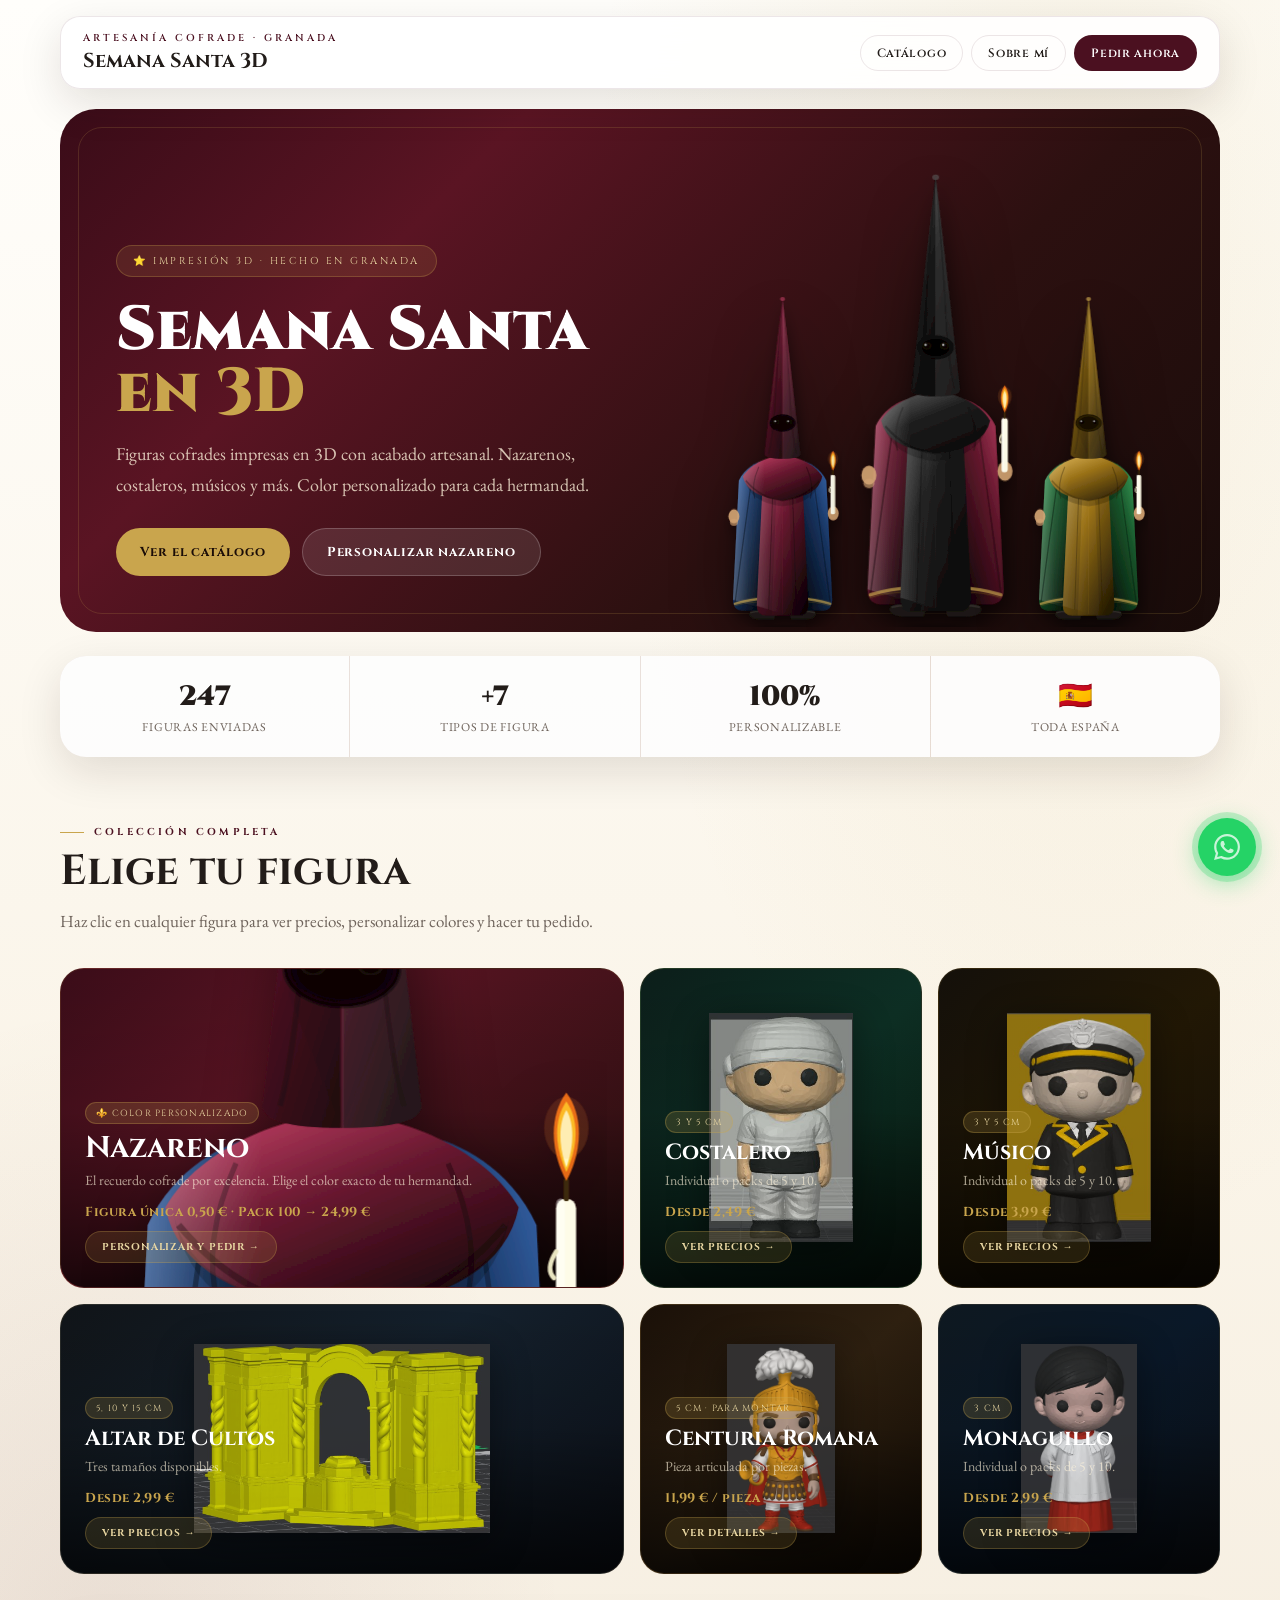
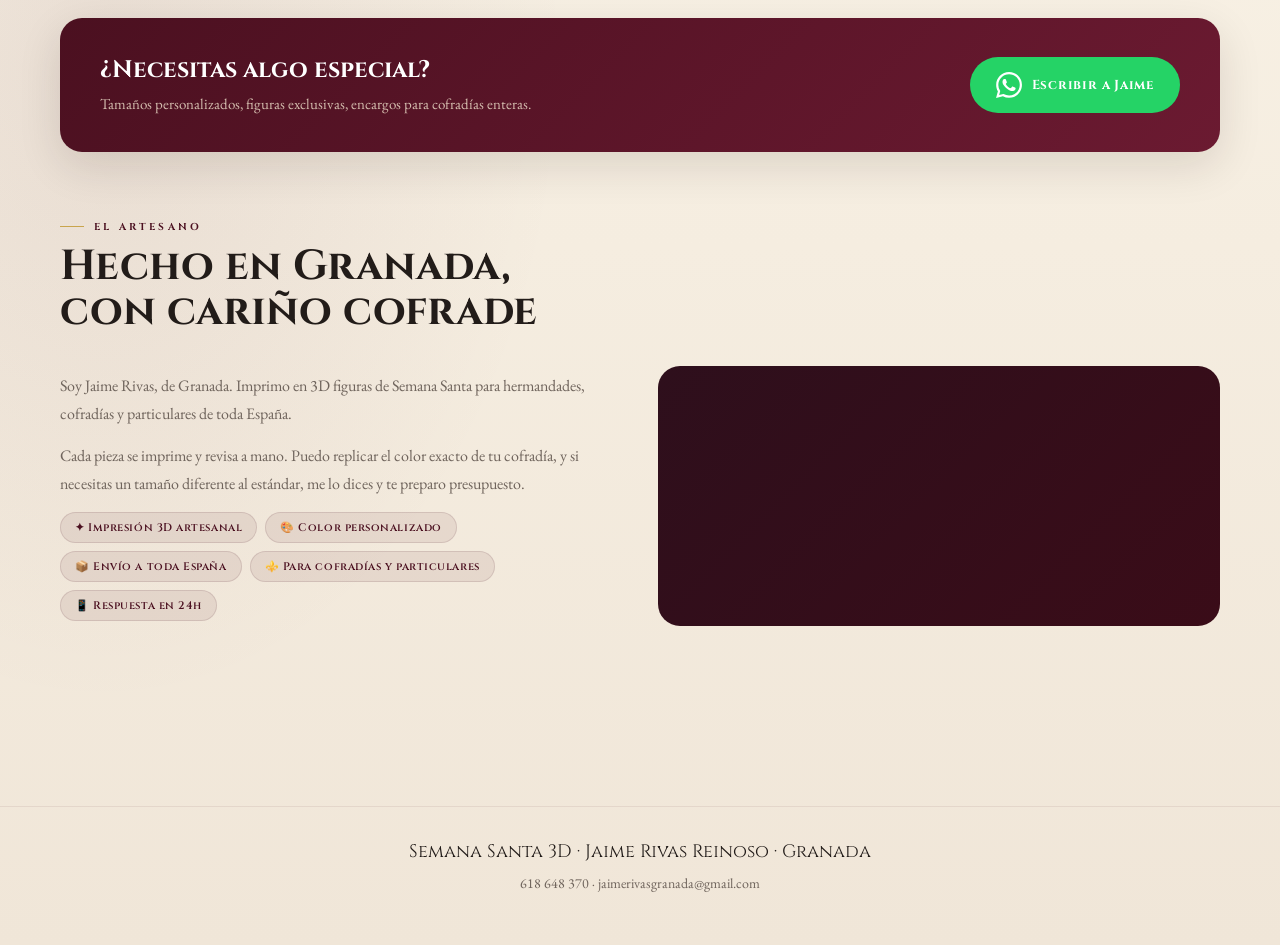
<file: uploads/Nazareno-3d-main (1)/index.html>
<!DOCTYPE html>
<html lang="es">
<head>
<meta charset="UTF-8">
<meta name="viewport" content="width=device-width, initial-scale=1.0">
<meta name="description" content="Semana Santa 3D · Figuras cofrades en impresión 3D. Nazarenos, costaleros, músicos, altares y más. Granada.">
<title>Semana Santa 3D · Jaime Rivas · Granada</title>
<link rel="icon" type="image/svg+xml" href="data:image/svg+xml,%3Csvg xmlns='http://www.w3.org/2000/svg' viewBox='0 0 32 32'%3E%3Crect width='32' height='32' rx='8' fill='%234b1020'/%3E%3Cpath d='M16 2 Q19 7 20 11 L19 27 L13 27 L12 11 Q13 7 16 2Z' fill='%23c9a54d'/%3E%3Cellipse cx='16' cy='13' rx='3' ry='2' fill='%234b1020'/%3E%3C/svg%3E">
<link rel="preconnect" href="https://fonts.googleapis.com">
<link rel="preconnect" href="https://fonts.gstatic.com" crossorigin>
<link href="https://fonts.googleapis.com/css2?family=Cinzel:wght@400;600;700;900&family=EB+Garamond:ital,wght@0,400;0,500;0,600;1,400;1,600&display=swap" rel="stylesheet">
<style>
*,*::before,*::after{box-sizing:border-box;margin:0;padding:0;}
html{scroll-behavior:smooth;}
:root{
  --vino:#4b1020;--vino2:#6b1a31;--oro:#c9a54d;--oroS:#ead8a3;
  --crema:#faf4e8;--tinta:#171311;--grafito:#221c19;--gris:#6f645c;
  --borde:rgba(75,16,32,.1);
  --smd:0 14px 44px rgba(34,18,11,.12);--slg:0 24px 64px rgba(34,18,11,.2);
  --r:26px;
}
body{font-family:'EB Garamond',Georgia,serif;color:var(--tinta);
  background:radial-gradient(ellipse at 85% 8%,rgba(201,165,77,.12),transparent 32%),
  radial-gradient(ellipse at 8% 65%,rgba(75,16,32,.08),transparent 28%),
  linear-gradient(180deg,#fffefb 0%,#faf4e8 45%,#f0e6d8 100%);min-height:100vh;}
.page{width:calc(100vw - 32px);max-width:1160px;margin:0 auto;padding-bottom:100px;}
.nav{position:-webkit-sticky;position:sticky;top:14px;z-index:100;margin:16px 0 0;padding:14px 22px;
  background:rgba(255,255,255,.88);-webkit-backdrop-filter:blur(18px);backdrop-filter:blur(18px);
  border:1px solid var(--borde);border-radius:20px;box-shadow:var(--smd);
  display:-webkit-flex;display:flex;-webkit-align-items:center;align-items:center;
  -webkit-justify-content:space-between;justify-content:space-between;gap:16px;}
.nav-brand{display:-webkit-flex;display:flex;-webkit-flex-direction:column;flex-direction:column;gap:2px;}
.nav-ey{font-family:'Cinzel',serif;font-size:10px;letter-spacing:.3em;text-transform:uppercase;color:var(--vino);font-weight:600;}
.nav-tit{font-family:'Cinzel',serif;font-size:20px;font-weight:700;color:var(--grafito);}
.nav-links{display:-webkit-flex;display:flex;gap:8px;-webkit-flex-wrap:wrap;flex-wrap:wrap;-webkit-align-items:center;align-items:center;}
.nav-a{font-family:'Cinzel',serif;font-size:12px;font-weight:600;letter-spacing:.06em;text-decoration:none;padding:9px 16px;border-radius:999px;border:1px solid var(--borde);color:var(--grafito);-webkit-transition:all .22s;transition:all .22s;}
.nav-a:hover{background:var(--crema);}
.nav-a.pri{background:var(--vino);color:#fff;border-color:transparent;}
.hero{margin-top:20px;border-radius:36px;overflow:hidden;position:relative;
  background:linear-gradient(135deg,#3a0c18 0%,#5a1423 28%,#2c1010 65%,#190c0a 100%);
  padding:56px 56px 0;display:grid;grid-template-columns:1.1fr .9fr;gap:32px;-webkit-align-items:end;align-items:end;}
.hero::before{content:'';position:absolute;inset:18px;border:1px solid rgba(201,165,77,.18);border-radius:24px;pointer-events:none;z-index:0;}
.hero-copy{position:relative;z-index:2;padding-bottom:56px;}
.hero-pill{display:-webkit-inline-flex;display:inline-flex;-webkit-align-items:center;align-items:center;gap:8px;padding:8px 16px;border-radius:999px;background:rgba(201,165,77,.13);border:1px solid rgba(201,165,77,.28);color:var(--oroS);font-family:'Cinzel',serif;font-size:10px;letter-spacing:.25em;text-transform:uppercase;margin-bottom:22px;}
.hero-h1{font-family:'Cinzel',serif;font-size:clamp(34px,5.5vw,62px);font-weight:900;line-height:1.0;color:#fff;margin-bottom:16px;}
.hero-h1 em{color:var(--oro);font-style:normal;display:block;}
.hero-p{font-size:18px;line-height:1.7;color:rgba(255,245,220,.78);max-width:480px;margin-bottom:28px;}
.hero-cta{display:-webkit-flex;display:flex;gap:12px;-webkit-flex-wrap:wrap;flex-wrap:wrap;}
.btn{display:-webkit-inline-flex;display:inline-flex;-webkit-align-items:center;align-items:center;gap:8px;padding:14px 24px;border-radius:999px;border:none;font-family:'Cinzel',serif;font-size:13px;font-weight:700;letter-spacing:.07em;text-decoration:none;cursor:pointer;-webkit-transition:all .25s;transition:all .25s;}
.btn-gold{background:var(--oro);color:#1a0c07;}
.btn-gold:hover{background:#deba5e;-webkit-transform:translateY(-2px);transform:translateY(-2px);}
.btn-ghost{background:rgba(255,255,255,.1);color:#fff;border:1px solid rgba(255,255,255,.2);}
.btn-ghost:hover{background:rgba(255,255,255,.18);-webkit-transform:translateY(-2px);transform:translateY(-2px);}
.hero-art{position:relative;z-index:2;display:-webkit-flex;display:flex;-webkit-align-items:flex-end;align-items:flex-end;-webkit-justify-content:center;justify-content:center;gap:12px;padding:0 8px;}
.hnz{opacity:0;-webkit-transform:translateY(50px);transform:translateY(50px);-webkit-animation:nzRise .9s cubic-bezier(.22,1,.36,1) forwards;animation:nzRise .9s cubic-bezier(.22,1,.36,1) forwards;-webkit-filter:drop-shadow(0 18px 30px rgba(0,0,0,.45));filter:drop-shadow(0 18px 30px rgba(0,0,0,.45));}
.hnz:nth-child(1){width:27%;-webkit-animation-delay:.28s;animation-delay:.28s;}
.hnz:nth-child(2){width:37%;-webkit-animation-delay:.08s;animation-delay:.08s;}
.hnz:nth-child(3){width:27%;-webkit-animation-delay:.44s;animation-delay:.44s;}
@-webkit-keyframes nzRise{to{opacity:1;-webkit-transform:translateY(0);transform:translateY(0);}}
@keyframes nzRise{to{opacity:1;transform:translateY(0);}}
.stats{display:grid;grid-template-columns:repeat(4,1fr);gap:1px;background:var(--borde);border-radius:var(--r);overflow:hidden;margin:24px 0 0;box-shadow:var(--smd);}
.stat{background:rgba(255,255,255,.92);padding:22px 16px;text-align:center;}
.stat-num{font-family:'Cinzel',serif;font-size:28px;font-weight:900;color:var(--grafito);margin-bottom:4px;}
.stat-lbl{font-size:12px;color:var(--gris);letter-spacing:.06em;text-transform:uppercase;}
.section{margin-top:68px;}
.sec-lbl{font-family:'Cinzel',serif;font-size:10px;letter-spacing:.32em;text-transform:uppercase;color:var(--vino);font-weight:700;margin-bottom:10px;display:-webkit-flex;display:flex;-webkit-align-items:center;align-items:center;gap:10px;}
.sec-lbl::before{content:'';display:block;width:24px;height:1px;background:var(--oro);}
.sec-h2{font-family:'Cinzel',serif;font-size:clamp(24px,4vw,42px);font-weight:700;line-height:1.08;color:var(--grafito);margin-bottom:12px;}
.sec-p{font-size:17px;color:var(--gris);line-height:1.7;max-width:600px;}
.cat-grid{display:grid;grid-template-columns:2fr 1fr 1fr;grid-template-rows:auto auto;gap:16px;margin-top:32px;}
.cat-card{border-radius:24px;overflow:hidden;position:relative;background:linear-gradient(135deg,#3a0c18,#2e0f1c);border:1px solid rgba(201,165,77,.12);cursor:pointer;-webkit-transition:all .3s;transition:all .3s;text-decoration:none;color:inherit;display:-webkit-flex;display:flex;-webkit-flex-direction:column;flex-direction:column;-webkit-justify-content:flex-end;justify-content:flex-end;min-height:270px;padding:24px;}
.cat-card:hover{-webkit-transform:translateY(-5px);transform:translateY(-5px);box-shadow:0 20px 50px rgba(34,18,11,.28);border-color:rgba(201,165,77,.28);}
.cat-card.featured{min-height:320px;}
.cat-card::before{content:'';position:absolute;inset:0;background:linear-gradient(0deg,rgba(0,0,0,.72) 0%,rgba(0,0,0,.08) 55%,transparent 100%);}
.cat-art{position:absolute;inset:0;display:-webkit-flex;display:flex;-webkit-align-items:center;align-items:center;-webkit-justify-content:center;justify-content:center;overflow:hidden;padding:16px;}
.cat-art img{width:60%;height:80%;object-fit:contain;opacity:.85;-webkit-filter:drop-shadow(0 10px 20px rgba(0,0,0,.55));filter:drop-shadow(0 10px 20px rgba(0,0,0,.55));-webkit-transition:-webkit-transform .3s;transition:transform .3s;}
.cat-card:hover .cat-art img{-webkit-transform:scale(1.07) translateY(-5px);transform:scale(1.07) translateY(-5px);}
.cat-info{position:relative;z-index:2;}
.cat-pill{display:-webkit-inline-flex;display:inline-flex;-webkit-align-items:center;align-items:center;padding:4px 10px;border-radius:999px;background:rgba(201,165,77,.18);border:1px solid rgba(201,165,77,.3);color:var(--oroS);font-family:'Cinzel',serif;font-size:9px;letter-spacing:.14em;text-transform:uppercase;margin-bottom:8px;}
.cat-name{font-family:'Cinzel',serif;font-size:22px;font-weight:700;color:#fff;margin-bottom:5px;line-height:1.1;}
.cat-card.featured .cat-name{font-size:30px;}
.cat-desc{font-size:14px;color:rgba(255,245,220,.65);line-height:1.5;margin-bottom:12px;}
.cat-price{font-family:'Cinzel',serif;font-size:13px;color:var(--oro);font-weight:700;letter-spacing:.04em;margin-bottom:10px;}
.cat-btn{display:-webkit-inline-flex;display:inline-flex;-webkit-align-items:center;align-items:center;gap:5px;padding:8px 16px;border-radius:999px;background:rgba(201,165,77,.15);border:1px solid rgba(201,165,77,.28);color:var(--oroS);font-family:'Cinzel',serif;font-size:10px;font-weight:700;letter-spacing:.08em;text-transform:uppercase;-webkit-transition:all .22s;transition:all .22s;}
.cat-card:hover .cat-btn{background:var(--oro);color:#1a0c07;border-color:transparent;}
.cat-nazareno{background:linear-gradient(135deg,#3a0c18 0%,#5a1423 35%,#2c1010 100%);}
.cat-costalero{background:linear-gradient(135deg,#0c1e1a,#0d2f24,#091b10);}
.cat-musico{background:linear-gradient(135deg,#14100a,#221805,#181006);}
.cat-altar{background:linear-gradient(135deg,#101418,#14202c,#0c1018);}
.cat-centuria{background:linear-gradient(135deg,#1a1008,#2e2010,#140c04);}
.cat-monaguillo{background:linear-gradient(135deg,#0e1820,#0a1828,#0c1016);}
.cta-strip{margin-top:44px;border-radius:22px;background:linear-gradient(135deg,var(--vino),var(--vino2));padding:36px 40px;display:-webkit-flex;display:flex;-webkit-align-items:center;align-items:center;-webkit-justify-content:space-between;justify-content:space-between;gap:24px;box-shadow:var(--smd);}
.cta-text h3{font-family:'Cinzel',serif;font-size:24px;font-weight:700;color:#fff;margin-bottom:6px;}
.cta-text p{font-size:15px;color:rgba(255,245,220,.75);line-height:1.6;}
.btn-wa-strip{display:-webkit-flex;display:flex;-webkit-align-items:center;align-items:center;gap:10px;padding:15px 26px;border-radius:999px;background:#25D366;color:#fff;text-decoration:none;font-family:'Cinzel',serif;font-size:13px;font-weight:700;letter-spacing:.06em;-webkit-transition:all .26s;transition:all .26s;white-space:nowrap;-webkit-flex-shrink:0;flex-shrink:0;}
.btn-wa-strip:hover{background:#1cb957;-webkit-transform:translateY(-2px);transform:translateY(-2px);}
.sobre-grid{display:grid;grid-template-columns:1fr 1fr;gap:36px;margin-top:32px;-webkit-align-items:center;align-items:center;}
.sobre-copy h3{font-family:'Cinzel',serif;font-size:30px;font-weight:700;color:var(--grafito);margin-bottom:12px;}
.sobre-copy p{font-size:16px;color:var(--gris);line-height:1.75;margin-bottom:14px;}
.tags{display:-webkit-flex;display:flex;-webkit-flex-wrap:wrap;flex-wrap:wrap;gap:8px;}
.tag{padding:7px 14px;border-radius:999px;background:rgba(75,16,32,.08);border:1px solid rgba(75,16,32,.12);font-family:'Cinzel',serif;font-size:11px;font-weight:600;color:var(--vino);letter-spacing:.05em;}
.sobre-art{border-radius:22px;overflow:hidden;background:linear-gradient(135deg,#2e0f1c,#3a0c18);min-height:260px;display:-webkit-flex;display:flex;-webkit-align-items:flex-end;align-items:flex-end;-webkit-justify-content:center;justify-content:center;}
.sobre-nz{display:-webkit-flex;display:flex;-webkit-align-items:flex-end;align-items:flex-end;-webkit-justify-content:center;justify-content:center;gap:8px;padding:0 16px;}
footer{margin-top:80px;padding:32px 0 48px;border-top:1px solid rgba(75,16,32,.08);text-align:center;}
.foot-brand{font-family:'Cinzel',serif;font-size:18px;color:var(--grafito);margin-bottom:7px;}
.foot-sub{font-size:14px;color:var(--gris);line-height:1.8;}
.foot-sub a{color:var(--gris);text-decoration:none;}
.foot-sub a:hover{color:var(--vino);}
.wa-float{position:fixed;bottom:24px;right:24px;z-index:200;width:58px;height:58px;border-radius:50%;background:#25D366;color:#fff;border:none;cursor:pointer;display:-webkit-flex;display:flex;-webkit-align-items:center;align-items:center;-webkit-justify-content:center;justify-content:center;box-shadow:0 6px 24px rgba(37,211,102,.45);-webkit-transition:all .25s;transition:all .25s;text-decoration:none;}
.wa-float:hover{-webkit-transform:scale(1.1) translateY(-3px);transform:scale(1.1) translateY(-3px);}
.wa-pulse{position:absolute;inset:-6px;border-radius:50%;background:rgba(37,211,102,.25);-webkit-animation:pulse 2s ease-in-out infinite;animation:pulse 2s ease-in-out infinite;}
@-webkit-keyframes pulse{0%,100%{-webkit-transform:scale(1);transform:scale(1);opacity:.6;}50%{-webkit-transform:scale(1.18);transform:scale(1.18);opacity:0;}}
@keyframes pulse{0%,100%{transform:scale(1);opacity:.6;}50%{transform:scale(1.18);opacity:0;}}
.wr{opacity:0;-webkit-transform:translateY(28px);transform:translateY(28px);-webkit-transition:opacity .7s ease,-webkit-transform .7s cubic-bezier(.22,1,.36,1);transition:opacity .7s ease,transform .7s cubic-bezier(.22,1,.36,1);}
.wr.show{opacity:1;-webkit-transform:translateY(0);transform:translateY(0);}
@media(max-width:960px){
  .hero{grid-template-columns:1fr;padding:36px 28px 0;gap:20px;}
  .hero-copy{padding-bottom:32px;}
  .hero-art{max-width:340px;margin:0 auto;}
  .cat-grid{grid-template-columns:1fr 1fr;}
  .cat-card.featured{grid-column:1/-1;}
  .stats{grid-template-columns:repeat(2,1fr);}
  .sobre-grid{grid-template-columns:1fr;}
  .cta-strip{-webkit-flex-direction:column;flex-direction:column;text-align:center;}
}
@media(max-width:640px){
  .page{width:calc(100vw - 16px);}
  .nav{-webkit-flex-wrap:wrap;flex-wrap:wrap;border-radius:16px;position:static;margin-top:10px;padding:12px 16px;gap:10px;}
  .nav-brand{width:100%;}
  .nav-links{width:100%;display:grid;grid-template-columns:1fr 1fr 1fr;gap:6px;}
  .nav-a{text-align:center;padding:8px 6px;font-size:10px;}
  .hero{padding:20px 14px 0;border-radius:20px;gap:14px;}
  .hero-h1{font-size:26px;margin-bottom:10px;}
  .hero-p{font-size:14px;margin-bottom:16px;}
  .btn{padding:11px 16px;font-size:11px;}
  .stats{grid-template-columns:repeat(2,1fr);}
  .stat-num{font-size:22px;}
  .section{margin-top:44px;}
  .sec-h2{font-size:22px;}
  .cat-grid{grid-template-columns:1fr;}
  .cat-card.featured{grid-column:auto;}
  .cat-card{min-height:220px;padding:18px;}
  .cat-card.featured{min-height:260px;}
  .cat-name{font-size:18px;}
  .cat-card.featured .cat-name{font-size:24px;}
  .cta-strip{padding:24px 18px;border-radius:18px;}
  .cta-text h3{font-size:20px;}
  .sobre-art{min-height:200px;}
}
@media(max-width:380px){
  .nav-links{grid-template-columns:1fr 1fr;}
  .nav-a.pri{grid-column:1/-1;}
}
</style>
</head>
<body>
<div class="page">
<nav class="nav">
  <div class="nav-brand">
    <span class="nav-ey">Artesanía Cofrade · Granada</span>
    <span class="nav-tit">Semana Santa 3D</span>
  </div>
  <div class="nav-links">
    <a href="#catalogo" class="nav-a">Catálogo</a>
    <a href="#sobre" class="nav-a">Sobre mí</a>
    <a href="https://wa.me/34618648370?text=Hola%20Jaime%2C%20me%20interesan%20las%20figuras%20de%20Semana%20Santa%203D." target="_blank" class="nav-a pri">Pedir ahora</a>
  </div>
</nav>
<section class="hero">
  <div class="hero-copy">
    <div class="hero-pill">⭐ Impresión 3D · Hecho en Granada</div>
    <h1 class="hero-h1">Semana Santa<em>en 3D</em></h1>
    <p class="hero-p">Figuras cofrades impresas en 3D con acabado artesanal. Nazarenos, costaleros, músicos y más. Color personalizado para cada hermandad.</p>
    <div class="hero-cta">
      <a href="#catalogo" class="btn btn-gold">Ver el catálogo</a>
      <a href="nazarenos.html" class="btn btn-ghost">Personalizar nazareno</a>
    </div>
  </div>
  <div class="hero-art" id="heroArt"></div>
</section>
<div class="stats wr">
  <div class="stat"><div class="stat-num" id="counterNum">247</div><div class="stat-lbl">Figuras enviadas</div></div>
  <div class="stat"><div class="stat-num">+7</div><div class="stat-lbl">Tipos de figura</div></div>
  <div class="stat"><div class="stat-num">100%</div><div class="stat-lbl">Personalizable</div></div>
  <div class="stat"><div class="stat-num">🇪🇸</div><div class="stat-lbl">Toda España</div></div>
</div>
<section class="section" id="catalogo">
  <div class="sec-lbl">Colección completa</div>
  <h2 class="sec-h2">Elige tu figura</h2>
  <p class="sec-p">Haz clic en cualquier figura para ver precios, personalizar colores y hacer tu pedido.</p>
  <div class="cat-grid">
    <a href="nazarenos.html" class="cat-card cat-nazareno featured wr">
      <div class="cat-art" id="catNazArt"></div>
      <div class="cat-info">
        <div class="cat-pill">⚜️ Color personalizado</div>
        <div class="cat-name">Nazareno</div>
        <div class="cat-desc">El recuerdo cofrade por excelencia. Elige el color exacto de tu hermandad.</div>
        <div class="cat-price">Figura única 0,50 € · Pack 100 → 24,99 €</div>
        <div class="cat-btn">Personalizar y pedir →</div>
      </div>
    </a>
    <a href="nazarenos.html?tipo=costalero" class="cat-card cat-costalero wr">
      <div class="cat-art"><img src="[data-uri]" alt="Costalero" loading="lazy"></div>
      <div class="cat-info">
        <div class="cat-pill">3 y 5 cm</div>
        <div class="cat-name">Costalero</div>
        <div class="cat-desc">Individual o packs de 5 y 10.</div>
        <div class="cat-price">Desde 2,49 €</div>
        <div class="cat-btn">Ver precios →</div>
      </div>
    </a>
    <a href="nazarenos.html?tipo=musico" class="cat-card cat-musico wr">
      <div class="cat-art"><img src="[data-uri]" alt="Músico" loading="lazy"></div>
      <div class="cat-info">
        <div class="cat-pill">3 y 5 cm</div>
        <div class="cat-name">Músico</div>
        <div class="cat-desc">Individual o packs de 5 y 10.</div>
        <div class="cat-price">Desde 3,99 €</div>
        <div class="cat-btn">Ver precios →</div>
      </div>
    </a>
    <a href="nazarenos.html?tipo=altar" class="cat-card cat-altar wr">
      <div class="cat-art"><img src="[data-uri]" alt="Altar de Cultos" loading="lazy"></div>
      <div class="cat-info">
        <div class="cat-pill">5, 10 y 15 cm</div>
        <div class="cat-name">Altar de Cultos</div>
        <div class="cat-desc">Tres tamaños disponibles.</div>
        <div class="cat-price">Desde 2,99 €</div>
        <div class="cat-btn">Ver precios →</div>
      </div>
    </a>
    <a href="nazarenos.html?tipo=centuria" class="cat-card cat-centuria wr">
      <div class="cat-art"><img src="[data-uri]" alt="Centuria Romana" loading="lazy"></div>
      <div class="cat-info">
        <div class="cat-pill">5 cm · para montar</div>
        <div class="cat-name">Centuria Romana</div>
        <div class="cat-desc">Pieza articulada por piezas.</div>
        <div class="cat-price">11,99 € / pieza</div>
        <div class="cat-btn">Ver detalles →</div>
      </div>
    </a>
    <a href="nazarenos.html?tipo=monaguillo" class="cat-card cat-monaguillo wr">
      <div class="cat-art"><img src="[data-uri]" alt="Monaguillo" loading="lazy"></div>
      <div class="cat-info">
        <div class="cat-pill">3 cm</div>
        <div class="cat-name">Monaguillo</div>
        <div class="cat-desc">Individual o packs de 5 y 10.</div>
        <div class="cat-price">Desde 2,99 €</div>
        <div class="cat-btn">Ver precios →</div>
      </div>
    </a>
  </div>
</section>
<div class="cta-strip wr">
  <div class="cta-text">
    <h3>¿Necesitas algo especial?</h3>
    <p>Tamaños personalizados, figuras exclusivas, encargos para cofradías enteras.</p>
  </div>
  <a href="https://wa.me/34618648370?text=Hola%20Jaime%2C%20me%20interesan%20las%20figuras%20de%20Semana%20Santa%203D." target="_blank" class="btn-wa-strip">
    <svg width="26" height="26" viewBox="0 0 24 24" fill="currentColor"><path d="M17.472 14.382c-.297-.149-1.758-.867-2.03-.967-.273-.099-.471-.148-.67.15-.197.297-.767.966-.94 1.164-.173.199-.347.223-.644.075-.297-.15-1.255-.463-2.39-1.475-.883-.788-1.48-1.761-1.653-2.059-.173-.297-.018-.458.13-.606.134-.133.298-.347.446-.52.149-.174.198-.298.298-.497.099-.198.05-.371-.025-.52-.075-.149-.669-1.612-.916-2.207-.242-.579-.487-.5-.669-.51-.173-.008-.371-.01-.57-.01-.198 0-.52.074-.792.372-.272.297-1.04 1.016-1.04 2.479 0 1.462 1.065 2.875 1.213 3.074.149.198 2.096 3.2 5.077 4.487.709.306 1.262.489 1.694.625.712.227 1.36.195 1.871.118.571-.085 1.758-.719 2.006-1.413.248-.694.248-1.289.173-1.413-.074-.124-.272-.198-.57-.347m-5.421 7.403h-.004a9.87 9.87 0 01-5.031-1.378l-.361-.214-3.741.982.998-3.648-.235-.374a9.86 9.86 0 01-1.51-5.26c.001-5.45 4.436-9.884 9.888-9.884 2.64 0 5.122 1.03 6.988 2.898a9.825 9.825 0 012.893 6.994c-.003 5.45-4.437 9.884-9.885 9.884m8.413-18.297A11.815 11.815 0 0012.05 0C5.495 0 .16 5.335.157 11.892c0 2.096.547 4.142 1.588 5.945L.057 24l6.305-1.654a11.882 11.882 0 005.683 1.448h.005c6.554 0 11.89-5.335 11.893-11.893a11.821 11.821 0 00-3.48-8.413Z"/></svg> Escribir a Jaime
  </a>
</div>
<section class="section" id="sobre">
  <div class="sec-lbl">El artesano</div>
  <h2 class="sec-h2">Hecho en Granada,<br>con cariño cofrade</h2>
  <div class="sobre-grid">
    <div class="sobre-copy wr">
      <p>Soy Jaime Rivas, de Granada. Imprimo en 3D figuras de Semana Santa para hermandades, cofradías y particulares de toda España.</p>
      <p>Cada pieza se imprime y revisa a mano. Puedo replicar el color exacto de tu cofradía, y si necesitas un tamaño diferente al estándar, me lo dices y te preparo presupuesto.</p>
      <div class="tags">
        <span class="tag">✦ Impresión 3D artesanal</span>
        <span class="tag">🎨 Color personalizado</span>
        <span class="tag">📦 Envío a toda España</span>
        <span class="tag">⚜️ Para cofradías y particulares</span>
        <span class="tag">📱 Respuesta en 24h</span>
      </div>
    </div>
    <div class="sobre-art wr"><div class="sobre-nz" id="sobreArt"></div></div>
  </div>
</section>
</div>
<footer>
  <div class="foot-brand">Semana Santa 3D · Jaime Rivas Reinoso · Granada</div>
  <div class="foot-sub">
    <a href="tel:+34618648370">618 648 370</a> ·
    <a href="mailto:jaimerivasgranada@gmail.com">jaimerivasgranada@gmail.com</a>
  </div>
</footer>
<a class="wa-float" href="https://wa.me/34618648370" target="_blank" rel="noreferrer" title="WhatsApp">
  <span class="wa-pulse"></span><svg width="26" height="26" viewBox="0 0 24 24" fill="currentColor"><path d="M17.472 14.382c-.297-.149-1.758-.867-2.03-.967-.273-.099-.471-.148-.67.15-.197.297-.767.966-.94 1.164-.173.199-.347.223-.644.075-.297-.15-1.255-.463-2.39-1.475-.883-.788-1.48-1.761-1.653-2.059-.173-.297-.018-.458.13-.606.134-.133.298-.347.446-.52.149-.174.198-.298.298-.497.099-.198.05-.371-.025-.52-.075-.149-.669-1.612-.916-2.207-.242-.579-.487-.5-.669-.51-.173-.008-.371-.01-.57-.01-.198 0-.52.074-.792.372-.272.297-1.04 1.016-1.04 2.479 0 1.462 1.065 2.875 1.213 3.074.149.198 2.096 3.2 5.077 4.487.709.306 1.262.489 1.694.625.712.227 1.36.195 1.871.118.571-.085 1.758-.719 2.006-1.413.248-.694.248-1.289.173-1.413-.074-.124-.272-.198-.57-.347m-5.421 7.403h-.004a9.87 9.87 0 01-5.031-1.378l-.361-.214-3.741.982.998-3.648-.235-.374a9.86 9.86 0 01-1.51-5.26c.001-5.45 4.436-9.884 9.888-9.884 2.64 0 5.122 1.03 6.988 2.898a9.825 9.825 0 012.893 6.994c-.003 5.45-4.437 9.884-9.885 9.884m8.413-18.297A11.815 11.815 0 0012.05 0C5.495 0 .16 5.335.157 11.892c0 2.096.547 4.142 1.588 5.945L.057 24l6.305-1.654a11.882 11.882 0 005.683 1.448h.005c6.554 0 11.89-5.335 11.893-11.893a11.821 11.821 0 00-3.48-8.413Z"/></svg>
</a>
<script>
function h2r(h){const r=/^#?([a-f\d]{2})([a-f\d]{2})([a-f\d]{2})$/i.exec(h);return r?{r:parseInt(r[1],16),g:parseInt(r[2],16),b:parseInt(r[3],16)}:null;}

function toHsl(r,g,b){r/=255;g/=255;b/=255;const mx=Math.max(r,g,b),mn=Math.min(r,g,b);let h,s,l=(mx+mn)/2;if(mx===mn){h=s=0;}else{const d=mx-mn;s=l>.5?d/(2-mx-mn):d/(mx+mn);switch(mx){case r:h=((g-b)/d+(g<b?6:0))/6;break;case g:h=((b-r)/d+2)/6;break;default:h=((r-g)/d+4)/6;}}return[h*360,s*100,l*100];}

function fromHsl(h,s,l){h/=360;s/=100;l/=100;let r,g,b;if(!s){r=g=b=l;}else{const q=l<.5?l*(1+s):l+s-l*s,p=2*l-q,u=(p,q,t)=>{if(t<0)t+=1;if(t>1)t-=1;return t<1/6?p+(q-p)*6*t:t<.5?q:t<2/3?p+(q-p)*(2/3-t)*6:p;};r=u(p,q,h+1/3);g=u(p,q,h);b=u(p,q,h-1/3);}return'#'+[r,g,b].map(x=>Math.round(x*255).toString(16).padStart(2,'0')).join('');}

function shades(hex){const rgb=h2r(hex);if(!rgb)return{l:hex,b:hex,d:hex};const[h,s,l]=toHsl(rgb.r,rgb.g,rgb.b);return{l:fromHsl(h,Math.max(s-10,0),Math.min(l+24,88)),b:hex,d:fromHsl(h,Math.min(s+8,100),Math.max(l-26,4))};}

function spOp(hex){const rgb=h2r(hex);return rgb?(rgb.r*.299+rgb.g*.587+rgb.b*.114)<70?0.30:0.18:0.18;}

function svgF(capaHex,habHex,capiHex){
  capiHex=capiHex||habHex;
  const ca=shades(capaHex),ha=shades(habHex),cp=shades(capiHex);
  const id='f'+Math.random().toString(36).slice(2,8);
  const sc=spOp(capaHex),sh=spOp(habHex),scp=spOp(capiHex);
  const skin='#d4a574',gold='#c9a54d',goldD='#8a6b20';
  return `<svg viewBox="0 0 120 340" xmlns="http://www.w3.org/2000/svg">
<defs>
  <linearGradient id="ha${id}" x1=".15" y1="0" x2=".85" y2="1">
    <stop offset="0%" stop-color="${ha.l}"/><stop offset="40%" stop-color="${ha.b}"/><stop offset="100%" stop-color="${ha.d}"/>
  </linearGradient>
  <linearGradient id="ca${id}" x1=".15" y1="0" x2=".85" y2="1">
    <stop offset="0%" stop-color="${ca.l}"/><stop offset="40%" stop-color="${ca.b}"/><stop offset="100%" stop-color="${ca.d}"/>
  </linearGradient>
  <linearGradient id="caR${id}" x1=".85" y1="0" x2=".15" y2="1">
    <stop offset="0%" stop-color="${ca.l}"/><stop offset="40%" stop-color="${ca.b}"/><stop offset="100%" stop-color="${ca.d}"/>
  </linearGradient>
  <linearGradient id="cp${id}" x1=".15" y1="0" x2=".85" y2="1">
    <stop offset="0%" stop-color="${cp.l}"/><stop offset="40%" stop-color="${cp.b}"/><stop offset="100%" stop-color="${cp.d}"/>
  </linearGradient>
  <linearGradient id="haL${id}" x1="0" y1="0" x2="1" y2="0">
    <stop offset="0%" stop-color="rgba(255,255,255,${sh*1.6})"/><stop offset="50%" stop-color="rgba(255,255,255,${sh*0.5})"/><stop offset="100%" stop-color="rgba(255,255,255,0)"/>
  </linearGradient>
  <linearGradient id="caL${id}" x1="0" y1="0" x2="1" y2="0">
    <stop offset="0%" stop-color="rgba(255,255,255,${sc*1.6})"/><stop offset="50%" stop-color="rgba(255,255,255,${sc*0.5})"/><stop offset="100%" stop-color="rgba(255,255,255,0)"/>
  </linearGradient>
  <linearGradient id="cpL${id}" x1="0" y1="0" x2="1" y2="0">
    <stop offset="0%" stop-color="rgba(255,255,255,${scp*1.6})"/><stop offset="55%" stop-color="rgba(255,255,255,0)"/>
  </linearGradient>
  <radialGradient id="sg${id}" cx="50%" cy="100%" r="50%">
    <stop offset="0%" stop-color="rgba(0,0,0,.5)"/><stop offset="100%" stop-color="rgba(0,0,0,0)"/>
  </radialGradient>
  <filter id="ds${id}" x="-20%" y="-5%" width="140%" height="120%">
    <feDropShadow dx="2" dy="6" stdDeviation="7" flood-color="rgba(0,0,0,0.5)"/>
  </filter>
</defs>
<ellipse cx="60" cy="336" rx="36" ry="6" fill="url(#sg${id})"/>
<g filter="url(#ds${id})">

<!-- ZAPATOS -->
<path d="M37 322 C34 322 28 323 26 326 Q26 332 37 332 L51 332 Q53 330 52 326 Z" fill="#1a1612"/>
<path d="M83 322 C86 322 92 323 94 326 Q94 332 83 332 L69 332 Q67 330 68 326 Z" fill="#1a1612"/>
<path d="M28 325 Q35 323 45 324" fill="none" stroke="rgba(255,255,255,.1)" stroke-width="1.5" stroke-linecap="round"/>
<path d="M92 325 Q85 323 75 324" fill="none" stroke="rgba(255,255,255,.1)" stroke-width="1.5" stroke-linecap="round"/>

<!-- CAPA izq (sale del borde del hábito hacia fuera) -->
<path d="M41 172 C34 173 22 179 16 192 L10 312 Q10 322 19 323 L41 323 Z" fill="url(#ca${id})"/>
<path d="M41 172 C34 173 22 179 16 192 L10 312 L41 323 Z" fill="rgba(0,0,0,0.12)"/>
<path d="M16 192 L10 312 L41 321 L41 172 C34 173 22 179 16 192 Z" fill="url(#caL${id})" opacity=".5"/>
<path d="M30 182 C25 220 18 268 12 316" fill="none" stroke="${ca.d}" stroke-width="1.2" opacity=".4"/>
<!-- CAPA dch -->
<path d="M79 172 C86 173 98 179 104 192 L110 312 Q110 322 101 323 L79 323 Z" fill="url(#caR${id})"/>
<path d="M79 172 C86 173 98 179 104 192 L110 312 L79 323 Z" fill="rgba(0,0,0,0.08)"/>
<path d="M90 182 C95 220 102 268 108 316" fill="none" stroke="${ca.d}" stroke-width="1.2" opacity=".35"/>
<!-- Ribete dorado capa -->
<path d="M12 316 C22 313 31 311 41 311 M79 311 C89 311 98 313 108 316" stroke="${gold}" stroke-width="2.5" fill="none" opacity=".7" stroke-linecap="round"/>
<path d="M12 318 C22 315 31 314 41 314 M79 314 C89 314 98 315 108 318" stroke="${goldD}" stroke-width="0.8" fill="none" opacity=".4" stroke-linecap="round"/>

<!-- HÁBITO (encima capa) -->
<path d="M41 172 L34 318 Q34 328 44 328 L76 328 Q86 328 86 318 L79 172 Z" fill="url(#ha${id})"/>
<path d="M41 172 L34 318 Q34 328 44 328 L49 328 L55 172 Z" fill="rgba(0,0,0,0.15)"/>
<path d="M79 172 L86 318 Q86 328 76 328 L71 328 L65 172 Z" fill="rgba(0,0,0,0.1)"/>
<path d="M41 172 L34 318 L60 326 L60 172 Z" fill="url(#haL${id})" opacity=".35"/>
<path d="M51 176 L46 322" fill="none" stroke="${ha.d}" stroke-width="1" opacity=".35"/>
<path d="M69 176 L74 322" fill="none" stroke="${ha.d}" stroke-width="1" opacity=".35"/>
<path d="M60 178 L60 326" fill="none" stroke="${ha.l}" stroke-width="0.6" opacity=".15"/>
<path d="M41 172 C49 175 71 175 79 172 C79 180 71 186 60 187 C49 186 41 180 41 172 Z" fill="rgba(0,0,0,0.2)"/>

<!-- ESCLAVINA (hombros, color capirote) -->
<path d="M60 167 C48 167 28 174 20 188 Q24 208 60 212 Q96 208 100 188 C92 174 72 167 60 167 Z" fill="url(#cp${id})"/>
<path d="M22 190 Q26 208 60 212 Q94 208 98 190 Q94 214 60 218 Q26 214 22 190 Z" fill="rgba(0,0,0,0.2)"/>
<path d="M36 178 Q28 196 32 210" fill="none" stroke="${cp.d}" stroke-width="1.2" opacity=".35"/>
<path d="M84 178 Q92 196 88 210" fill="none" stroke="${cp.d}" stroke-width="1.2" opacity=".35"/>
<path d="M20 188 Q24 208 60 212 L60 167 C48 167 28 174 20 188 Z" fill="url(#cpL${id})" opacity=".45"/>
<path d="M23 192 Q38 210 60 212 Q82 210 97 192" fill="none" stroke="${cp.d}" stroke-width="1.5" opacity=".35"/>

<!-- CAPIROTE: cono, base ~36px, punta fina (color capirote) -->
<path d="M60 8 L42 165 Q42 170 60 170 Q78 170 78 165 Z" fill="url(#cp${id})"/>
<path d="M60 8 L42 165 Q42 170 60 170 Z" fill="rgba(0,0,0,0.22)"/>
<path d="M60 8 L48 140 L60 170 L72 140 Z" fill="rgba(0,0,0,0.08)"/>
<path d="M60 8 L78 165 Q78 170 60 170 Z" fill="rgba(255,255,255,${scp*0.8})" opacity=".35"/>
<path d="M60 9 L60 170" fill="none" stroke="${cp.l}" stroke-width="0.8" opacity=".2"/>
<path d="M60 8 C57 40 54 80 52 120 C50 145 48 158 46 165" fill="none" stroke="${cp.d}" stroke-width="1.2" opacity=".3"/>
<path d="M60 8 C63 40 66 80 68 120 C70 145 72 158 74 165" fill="none" stroke="${cp.d}" stroke-width="1" opacity=".25"/>
<ellipse cx="60" cy="9" rx="2.5" ry="2" fill="${cp.l}" opacity=".6"/>

<!-- CARETA (color capirote) -->
<ellipse cx="60" cy="134" rx="13" ry="8.5" fill="${cp.d}" opacity=".95"/>
<ellipse cx="60" cy="134" rx="11.5" ry="7.2" fill="${cp.d}"/>
<ellipse cx="60" cy="134" rx="13" ry="8.5" fill="none" stroke="rgba(0,0,0,.4)" stroke-width="1"/>
<ellipse cx="60" cy="134" rx="10" ry="6.5" fill="rgba(0,0,0,0.5)"/>
<ellipse cx="53.5" cy="133" rx="3.2" ry="2.5" fill="#1a0f08"/>
<ellipse cx="53.5" cy="133" rx="2.4" ry="2" fill="#0a0604"/>
<circle  cx="52.6" cy="132.2" r=".9" fill="rgba(255,255,255,.65)"/>
<ellipse cx="66.5" cy="133" rx="3.2" ry="2.5" fill="#1a0f08"/>
<ellipse cx="66.5" cy="133" rx="2.4" ry="2" fill="#0a0604"/>
<circle  cx="65.6" cy="132.2" r=".9" fill="rgba(255,255,255,.65)"/>

<!-- MANOS -->
<ellipse cx="11"  cy="228" rx="5.5" ry="7" fill="${skin}" opacity=".9"/>
<ellipse cx="11"  cy="234" rx="4" ry="3.5" fill="${skin}" opacity=".6"/>
<ellipse cx="111" cy="225" rx="5.5" ry="7" fill="${skin}" opacity=".9"/>

<!-- VELA -->
<rect x="108.5" y="186" width="4.5" height="40" rx="2.2" fill="#fefce8"/>
<rect x="108.5" y="186" width="2" height="40" rx="1.2" fill="rgba(255,255,255,.4)"/>
<path d="M108.5 198 Q106 202 108 204" fill="none" stroke="#e8e4c0" stroke-width="1" stroke-linecap="round"/>
<line x1="110.8" y1="182" x2="110.8" y2="186" stroke="#3d2a0a" stroke-width="1.2" stroke-linecap="round"/>
<path d="M110.8 182 C107 175 107 167 110.8 162 C114.6 167 114.6 175 110.8 182 Z" fill="#f97316" opacity=".9"/>
<path d="M110.8 180 C108 174 108 168 110.8 164 C113.6 168 113.6 174 110.8 180 Z" fill="#fbbf24"/>
<path d="M110.8 179 C109 174 109 169 110.8 166 C112.6 169 112.6 174 110.8 179 Z" fill="#fef9c3"/>
<ellipse cx="110.8" cy="170" rx="5" ry="7" fill="rgba(251,146,60,.12)"/>

</g></svg>`;
}



function buildPage() {
  var combos = [
    {ca:'#1a3a6b',ha:'#6b1a31',cp:'#6b1a31'},
    {ca:'#6b1a31',ha:'#1e1e1e',cp:'#1e1e1e'},
    {ca:'#1a5c2e',ha:'#9a7218',cp:'#9a7218'}
  ];
  var hA = document.getElementById('heroArt');
  if (hA) hA.innerHTML = combos.map(function(c,i) {
    return '<div class="hnz" style="width:'+[27,37,27][i]+'%">'+svgF(c.ca,c.ha,c.cp)+'</div>';
  }).join('');
  var nz = document.getElementById('catNazArt');
  if (nz) nz.innerHTML = svgF('#1a3a6b','#6b1a31','#6b1a31');
  var sb = document.getElementById('sobreArt');
  if (sb) sb.innerHTML = combos.map(function(c,i) {
    return '<div style="width:'+[26,34,26][i]+'%;-webkit-filter:drop-shadow(0 8px 18px rgba(0,0,0,.5));filter:drop-shadow(0 8px 18px rgba(0,0,0,.5))">'+svgF(c.ca,c.ha,c.cp)+'</div>';
  }).join('');
  var obs = new IntersectionObserver(function(entries) {
    entries.forEach(function(en, i) {
      if (en.isIntersecting) { setTimeout(function(){ en.target.classList.add('show'); }, i*80); obs.unobserve(en.target); }
    });
  }, {threshold: 0.12});
  document.querySelectorAll('.wr').forEach(function(el) { obs.observe(el); });
  var el = document.getElementById('counterNum');
  if (el) {
    var t=247,dur=1200,step=16,tm=0;
    var ti = setInterval(function() {
      tm+=step; var p=Math.min(tm/dur,1), e=1-Math.pow(1-p,3);
      el.textContent = Math.round(e*t);
      if (p>=1) { clearInterval(ti); el.textContent=t; }
    }, step);
  }
}
document.addEventListener('DOMContentLoaded', buildPage);
</script>
</body>
</html>
</file>
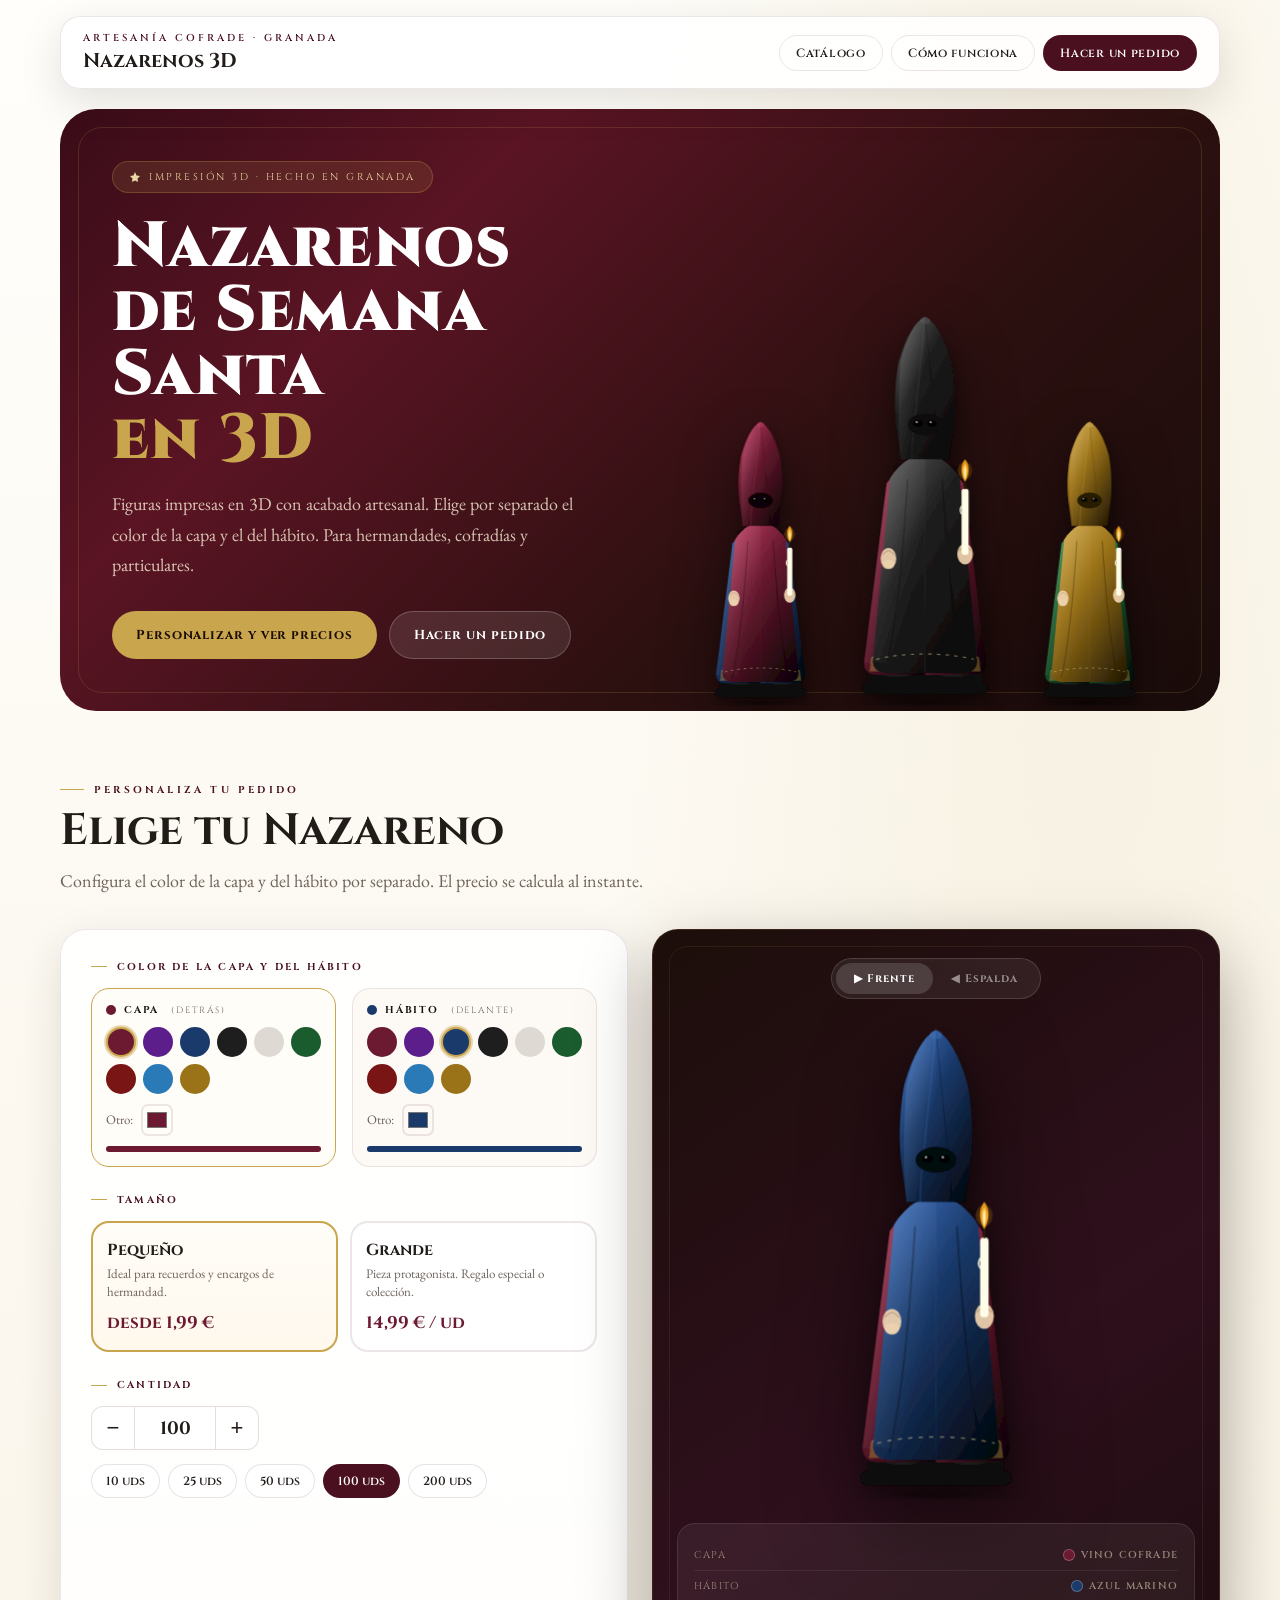
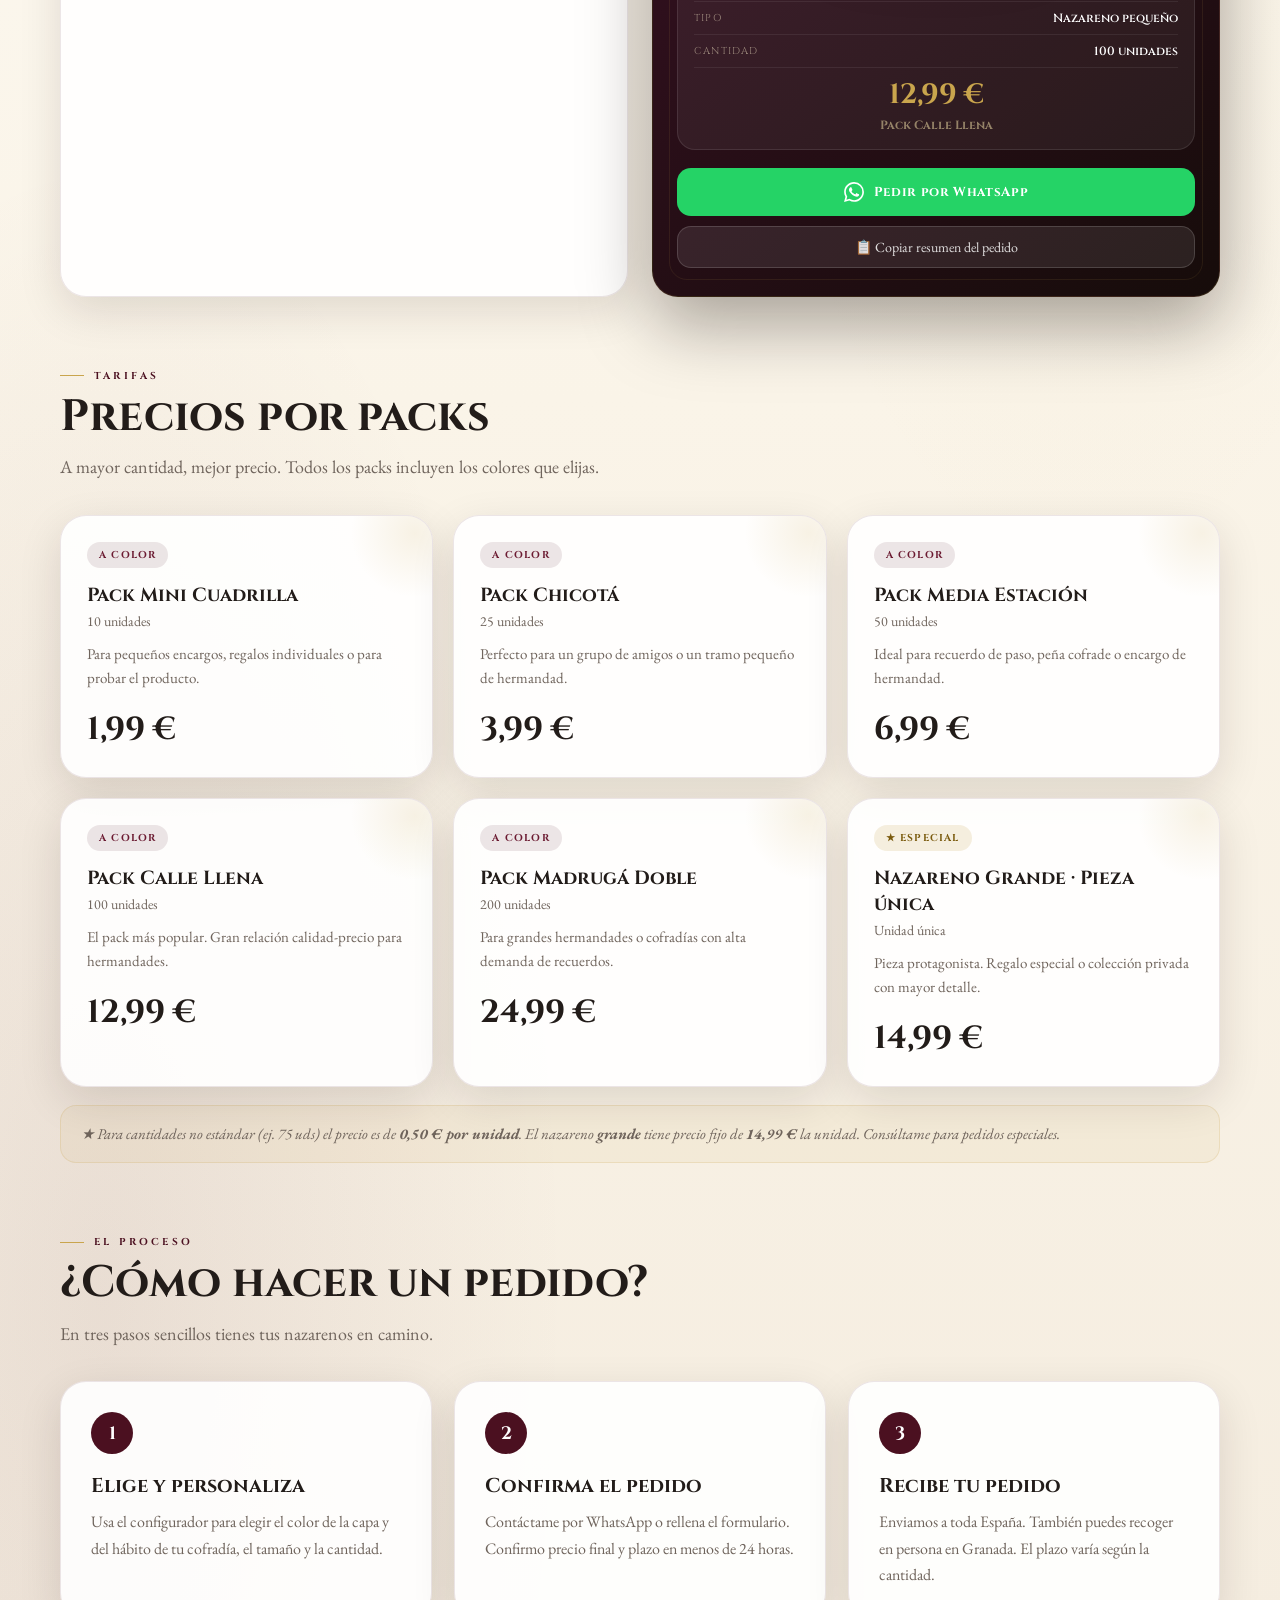
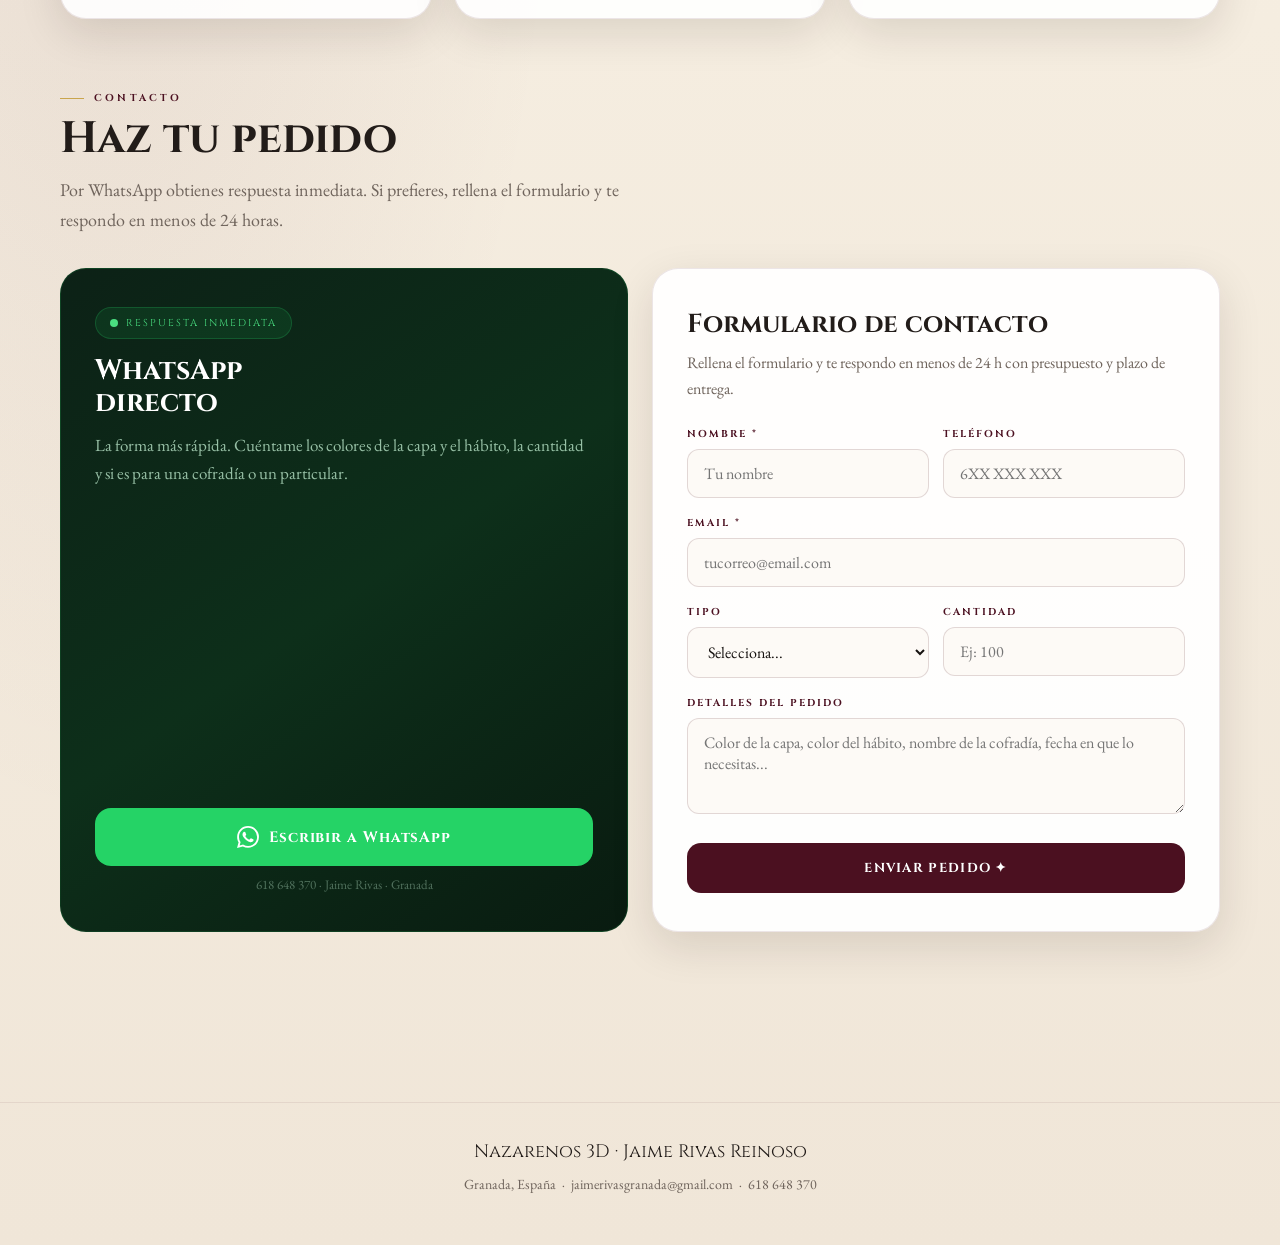
<file: final probisional.html>
<!DOCTYPE html>
<html lang="es">
<head>
<meta charset="UTF-8">
<meta name="viewport" content="width=device-width, initial-scale=1.0">
<meta name="description" content="Nazarenos de Semana Santa en impresión 3D. Elige el color de la capa y del hábito. Granada.">
<title>Nazarenos 3D · Jaime Rivas · Granada</title>
<link rel="preconnect" href="https://fonts.googleapis.com">
<link rel="preconnect" href="https://fonts.gstatic.com" crossorigin>
<link href="https://fonts.googleapis.com/css2?family=Cinzel:wght@400;600;700;900&family=EB+Garamond:ital,wght@0,400;0,500;0,600;1,400;1,600&display=swap" rel="stylesheet">
<style>
*,*::before,*::after{box-sizing:border-box;margin:0;padding:0;}
html{scroll-behavior:smooth;}
:root{
  --vino:#4b1020;--vino2:#6b1a31;
  --oro:#c9a54d;--oroS:#ead8a3;
  --crema:#faf4e8;--tinta:#171311;
  --grafito:#221c19;--gris:#6f645c;
  --borde:rgba(75,16,32,.1);
  --smd:0 14px 44px rgba(34,18,11,.12);
  --slg:0 24px 64px rgba(34,18,11,.2);
  --r:26px;
}
body{
  font-family:'EB Garamond',Georgia,serif;color:var(--tinta);
  background:radial-gradient(ellipse at 85% 8%,rgba(201,165,77,.12),transparent 32%),
    radial-gradient(ellipse at 8% 65%,rgba(75,16,32,.08),transparent 28%),
    linear-gradient(180deg,#fffefb 0%,#faf4e8 45%,#f0e6d8 100%);
  min-height:100vh;
}
.page{width:min(1160px,calc(100vw - 32px));margin:0 auto;padding-bottom:80px;}

/* NAV */
.nav{
  position:sticky;top:14px;z-index:100;margin:16px 0 0;padding:14px 22px;
  background:rgba(255,255,255,.88);backdrop-filter:blur(18px);
  border:1px solid var(--borde);border-radius:20px;box-shadow:var(--smd);
  display:flex;align-items:center;justify-content:space-between;gap:16px;
}
.nav-brand{display:flex;flex-direction:column;gap:2px;}
.nav-ey{font-family:'Cinzel',serif;font-size:10px;letter-spacing:.3em;text-transform:uppercase;color:var(--vino);font-weight:600;}
.nav-tit{font-family:'Cinzel',serif;font-size:20px;font-weight:700;color:var(--grafito);}
.nav-links{display:flex;gap:8px;flex-wrap:wrap;align-items:center;}
.nav-a{font-family:'Cinzel',serif;font-size:12px;font-weight:600;letter-spacing:.06em;text-decoration:none;padding:9px 16px;border-radius:999px;border:1px solid var(--borde);color:var(--grafito);transition:all .22s;}
.nav-a:hover{background:var(--crema);border-color:rgba(75,16,32,.22);}
.nav-a.pri{background:var(--vino);color:#fff;border-color:transparent;}
.nav-a.pri:hover{background:var(--vino2);transform:translateY(-1px);}

/* HERO */
.hero{
  margin-top:20px;border-radius:36px;overflow:hidden;position:relative;
  background:linear-gradient(135deg,#3a0c18 0%,#5a1423 28%,#2c1010 65%,#190c0a 100%);
  padding:52px 52px 0;display:grid;grid-template-columns:1.05fr .95fr;gap:32px;align-items:end;
}
.hero::before{content:'';position:absolute;inset:18px;border:1px solid rgba(201,165,77,.18);border-radius:24px;pointer-events:none;z-index:0;}
.hero-copy{position:relative;z-index:2;padding-bottom:52px;}
.hero-pill{display:inline-flex;align-items:center;gap:8px;padding:8px 16px;border-radius:999px;background:rgba(201,165,77,.13);border:1px solid rgba(201,165,77,.28);color:var(--oroS);font-family:'Cinzel',serif;font-size:10px;letter-spacing:.25em;text-transform:uppercase;margin-bottom:22px;}
.hero-h1{font-family:'Cinzel',serif;font-size:clamp(36px,5.5vw,64px);font-weight:900;line-height:1.0;letter-spacing:.02em;color:#fff;margin-bottom:18px;}
.hero-h1 em{color:var(--oro);font-style:normal;display:block;}
.hero-p{font-size:18px;line-height:1.7;color:rgba(255,245,220,.78);max-width:480px;margin-bottom:30px;}
.hero-cta{display:flex;gap:12px;flex-wrap:wrap;}
.btn{display:inline-flex;align-items:center;gap:8px;padding:14px 24px;border-radius:999px;border:none;font-family:'Cinzel',serif;font-size:13px;font-weight:700;letter-spacing:.07em;text-decoration:none;cursor:pointer;transition:all .25s;}
.btn-gold{background:var(--oro);color:#1a0c07;}
.btn-gold:hover{background:#deba5e;transform:translateY(-2px);box-shadow:0 10px 28px rgba(201,165,77,.4);}
.btn-ghost{background:rgba(255,255,255,.1);color:#fff;border:1px solid rgba(255,255,255,.2);}
.btn-ghost:hover{background:rgba(255,255,255,.18);transform:translateY(-2px);}
.hero-art{position:relative;z-index:2;display:flex;align-items:flex-end;justify-content:center;gap:14px;padding:0 8px;}
.hnz{opacity:0;transform:translateY(50px);animation:nzRise .9s cubic-bezier(.22,1,.36,1) forwards;filter:drop-shadow(0 18px 30px rgba(0,0,0,.45));cursor:pointer;transition:filter .3s;}
.hnz:hover{filter:drop-shadow(0 24px 40px rgba(0,0,0,.65));}
.hnz:nth-child(1){width:27%;animation-delay:.28s;}
.hnz:nth-child(2){width:37%;animation-delay:.08s;}
.hnz:nth-child(3){width:27%;animation-delay:.44s;}
@keyframes nzRise{to{opacity:1;transform:translateY(0);}}
@keyframes nzFloat{0%,100%{transform:translateY(0);}50%{transform:translateY(-10px);}}
.hnz.floating{animation:nzFloat 3.2s ease-in-out infinite;}

/* SECCIONES */
.section{margin-top:72px;}
.sec-lbl{font-family:'Cinzel',serif;font-size:10px;letter-spacing:.32em;text-transform:uppercase;color:var(--vino);font-weight:700;margin-bottom:10px;display:flex;align-items:center;gap:10px;}
.sec-lbl::before{content:'';display:block;width:24px;height:1px;background:var(--oro);}
.sec-h2{font-family:'Cinzel',serif;font-size:clamp(26px,4vw,44px);font-weight:700;line-height:1.08;color:var(--grafito);margin-bottom:12px;}
.sec-p{font-size:18px;color:var(--gris);line-height:1.7;max-width:620px;}
.card{background:rgba(255,255,255,.9);border:1px solid var(--borde);border-radius:var(--r);box-shadow:var(--smd);padding:30px;}

/* ── CONFIGURADOR ── */
.cfg-grid{display:grid;grid-template-columns:1fr 1fr;gap:24px;margin-top:32px;}
.blk{margin-bottom:26px;}
.blk:last-child{margin-bottom:0;}
.blk-lbl{font-family:'Cinzel',serif;font-size:10px;letter-spacing:.22em;text-transform:uppercase;color:var(--vino);font-weight:700;margin-bottom:14px;display:flex;align-items:center;gap:10px;}
.blk-lbl::before{content:'';width:16px;height:1px;background:var(--oro);}

/* Dual color zone */
.dual-color{display:grid;grid-template-columns:1fr 1fr;gap:16px;margin-bottom:26px;}
.color-zone{border:1px solid var(--borde);border-radius:18px;padding:14px;background:#fdfaf6;transition:border-color .2s;}
.color-zone.active-zone{border-color:var(--oro);background:#fffdf8;}
.zone-title{font-family:'Cinzel',serif;font-size:10px;letter-spacing:.18em;text-transform:uppercase;font-weight:700;margin-bottom:10px;display:flex;align-items:center;gap:8px;}
.zone-title .dot{width:10px;height:10px;border-radius:50%;flex-shrink:0;}
.zone-swatch-row{display:flex;flex-wrap:wrap;gap:7px;margin-bottom:10px;}
.sw{width:30px;height:30px;border-radius:50%;cursor:pointer;border:2px solid transparent;outline:none;transition:all .2s;position:relative;flex-shrink:0;}
.sw:hover{transform:scale(1.18);}
.sw.on{border-color:var(--oro);box-shadow:0 0 0 2px rgba(201,165,77,.4);}
.sw-tip{display:none;position:absolute;bottom:calc(100% + 6px);left:50%;transform:translateX(-50%);background:var(--grafito);color:#fff;font-family:'Cinzel',serif;font-size:9px;white-space:nowrap;padding:4px 8px;border-radius:5px;pointer-events:none;z-index:10;}
.sw:hover .sw-tip{display:block;}
.zone-custom{display:flex;align-items:center;gap:8px;}
.zone-custom label{font-size:13px;color:var(--gris);}
.zone-custom input[type=color]{width:32px;height:32px;border:2px solid var(--borde);border-radius:7px;cursor:pointer;padding:2px;background:transparent;}
.color-preview-strip{height:6px;border-radius:999px;margin-top:10px;transition:background .3s;}

/* size / qty */
.size-row{display:grid;grid-template-columns:1fr 1fr;gap:12px;}
.sz{padding:16px 14px;border-radius:18px;border:2px solid rgba(75,16,32,.1);background:#fff;cursor:pointer;transition:all .22s;text-align:left;}
.sz:hover{border-color:rgba(75,16,32,.25);transform:translateY(-2px);}
.sz.on{border-color:var(--oro);background:linear-gradient(180deg,#fffdf8,#fff8ed);}
.sz-name{font-family:'Cinzel',serif;font-size:16px;font-weight:700;color:var(--grafito);margin-bottom:4px;}
.sz-sub{font-size:13px;color:var(--gris);line-height:1.4;margin-bottom:10px;}
.sz-price{font-family:'Cinzel',serif;font-size:17px;font-weight:700;color:var(--vino2);}
.qty-row{display:flex;align-items:center;margin-bottom:14px;}
.qbtn{width:44px;height:44px;border:1px solid rgba(75,16,32,.14);background:#fff;cursor:pointer;font-size:22px;color:var(--grafito);display:flex;align-items:center;justify-content:center;transition:all .18s;user-select:none;}
.qbtn:first-child{border-radius:12px 0 0 12px;}
.qbtn:last-child{border-radius:0 12px 12px 0;}
.qbtn:hover{background:var(--crema);color:var(--vino);}
.qty-num{height:44px;min-width:80px;padding:0 12px;border:1px solid rgba(75,16,32,.14);border-left:none;border-right:none;background:#fff;text-align:center;font-family:'Cinzel',serif;font-size:18px;font-weight:700;color:var(--grafito);display:flex;align-items:center;justify-content:center;}
.qty-presets{display:flex;flex-wrap:wrap;gap:8px;}
.qp{padding:8px 14px;border-radius:999px;border:1px solid rgba(75,16,32,.12);background:#fff;font-family:'Cinzel',serif;font-size:12px;font-weight:600;color:var(--grafito);cursor:pointer;transition:all .18s;}
.qp:hover{background:var(--crema);border-color:rgba(75,16,32,.25);}
.qp.on{background:var(--vino);color:#fff;border-color:transparent;}

/* ── PREVIEW PANEL ── */
.cfg-prev{
  position:relative;border-radius:var(--r);overflow:hidden;
  background:linear-gradient(145deg,#1c0e0a,#2e0f1c,#160c0a);
  border:1px solid rgba(201,165,77,.15);box-shadow:0 28px 70px rgba(14,6,3,.35);
  display:flex;flex-direction:column;align-items:center;padding:28px 24px;gap:18px;
}
.cfg-prev::before{content:'';position:absolute;inset:16px;border:1px solid rgba(201,165,77,.1);border-radius:18px;pointer-events:none;}

/* vista toggle */
.view-toggle{
  position:relative;z-index:1;display:flex;gap:0;
  background:rgba(255,255,255,.07);border:1px solid rgba(255,255,255,.14);border-radius:999px;padding:4px;
}
.view-btn{
  padding:8px 18px;border:none;border-radius:999px;cursor:pointer;
  font-family:'Cinzel',serif;font-size:11px;font-weight:700;letter-spacing:.1em;
  background:transparent;color:rgba(255,255,255,.5);transition:all .22s;
}
.view-btn.on{background:rgba(255,255,255,.14);color:#fff;}

/* nazareno en preview */
.prev-nz-wrap{
  position:relative;z-index:1;display:flex;justify-content:center;
  width:100%;cursor:pointer;
}
#previewSvg{
  width:55%;max-width:210px;
  filter:drop-shadow(0 22px 44px rgba(0,0,0,.6));
  transition:all .5s cubic-bezier(.22,1,.36,1);
}
#previewSvg:hover{transform:translateY(-8px) scale(1.04);}

/* info tabla */
.prev-info{position:relative;z-index:1;width:100%;background:rgba(255,255,255,.06);border:1px solid rgba(255,255,255,.1);border-radius:18px;padding:16px;}
.prev-row{display:flex;justify-content:space-between;align-items:center;padding:8px 0;border-bottom:1px solid rgba(255,255,255,.07);font-size:14px;}
.prev-row:last-child{border-bottom:none;}
.prev-row span{color:rgba(255,245,210,.5);text-transform:uppercase;font-size:10px;letter-spacing:.12em;font-family:'Cinzel',serif;}
.prev-row b{color:#fff;font-family:'Cinzel',serif;font-size:12px;font-weight:600;text-align:right;display:flex;align-items:center;gap:6px;}
.color-dot{width:12px;height:12px;border-radius:50%;border:1px solid rgba(255,255,255,.25);flex-shrink:0;display:inline-block;}
.prev-price{font-family:'Cinzel',serif;font-size:28px;font-weight:700;color:var(--oro);text-align:center;margin-top:8px;}
.prev-price small{font-size:12px;color:rgba(234,216,163,.55);display:block;margin-top:4px;}
.prev-actions{position:relative;z-index:1;display:flex;flex-direction:column;gap:10px;width:100%;}
.btn-wa{display:flex;align-items:center;justify-content:center;gap:10px;padding:14px;border-radius:14px;background:#25D366;color:#fff;text-decoration:none;font-family:'Cinzel',serif;font-size:13px;font-weight:700;letter-spacing:.05em;transition:all .24s;}
.btn-wa:hover{background:#1cb957;transform:translateY(-2px);box-shadow:0 12px 30px rgba(37,211,102,.3);}
.btn-copy{padding:11px;border-radius:14px;border:none;cursor:pointer;background:rgba(255,255,255,.09);color:rgba(255,255,255,.85);border:1px solid rgba(255,255,255,.15);font-size:14px;transition:all .22s;font-family:'EB Garamond',serif;}
.btn-copy:hover{background:rgba(255,255,255,.16);}

/* ── PACKS ── */
.packs-grid{display:grid;grid-template-columns:repeat(3,1fr);gap:20px;margin-top:32px;}
.pack{background:rgba(255,255,255,.9);border:1px solid var(--borde);border-radius:var(--r);padding:26px;box-shadow:var(--smd);cursor:pointer;transition:all .26s;position:relative;overflow:hidden;}
.pack::after{content:'';position:absolute;top:-48px;right:-48px;width:130px;height:130px;border-radius:50%;background:radial-gradient(circle,rgba(201,165,77,.14),transparent 70%);pointer-events:none;}
.pack:hover{transform:translateY(-6px);box-shadow:var(--slg);}
.pack.on{border-color:var(--oro);box-shadow:0 0 0 2px rgba(201,165,77,.3),var(--slg);}
.pack-badge{display:inline-flex;align-items:center;padding:6px 12px;border-radius:999px;margin-bottom:14px;font-family:'Cinzel',serif;font-size:10px;font-weight:700;letter-spacing:.12em;text-transform:uppercase;}
.pack-badge.c{background:rgba(75,16,32,.1);color:var(--vino2);}
.pack-badge.g{background:rgba(201,165,77,.18);color:#7a5a0d;}
.pack-name{font-family:'Cinzel',serif;font-size:19px;font-weight:700;color:var(--grafito);margin-bottom:4px;}
.pack-qty{font-size:14px;color:var(--gris);margin-bottom:12px;}
.pack-desc{font-size:15px;color:var(--gris);line-height:1.6;margin-bottom:18px;}
.pack-price{font-family:'Cinzel',serif;font-size:32px;font-weight:700;color:var(--grafito);}
.packs-note{margin-top:18px;padding:16px 20px;border-radius:16px;background:rgba(201,165,77,.08);border:1px solid rgba(201,165,77,.2);font-size:15px;color:var(--gris);line-height:1.6;font-style:italic;}

/* ── STEPS ── */
.steps-grid{display:grid;grid-template-columns:repeat(3,1fr);gap:22px;margin-top:32px;}
.step{background:rgba(255,255,255,.9);border:1px solid var(--borde);border-radius:var(--r);padding:30px;box-shadow:var(--smd);}
.step-num{width:42px;height:42px;border-radius:50%;background:var(--vino);color:#fff;font-family:'Cinzel',serif;font-size:18px;font-weight:700;display:flex;align-items:center;justify-content:center;margin-bottom:18px;}
.step-tit{font-family:'Cinzel',serif;font-size:20px;font-weight:700;color:var(--grafito);margin-bottom:10px;}
.step-p{font-size:16px;color:var(--gris);line-height:1.65;}

/* ── PEDIDO ── */
.ped-grid{display:grid;grid-template-columns:1fr 1fr;gap:24px;margin-top:32px;}
.wa-card{border-radius:var(--r);overflow:hidden;background:linear-gradient(145deg,#0c2116,#0d2f1a,#091b10);border:1px solid rgba(37,211,102,.15);padding:38px 34px;display:flex;flex-direction:column;justify-content:space-between;gap:28px;min-height:360px;}
.wa-pill{display:inline-flex;align-items:center;gap:8px;padding:8px 14px;border-radius:999px;background:rgba(37,211,102,.1);border:1px solid rgba(37,211,102,.22);color:#4ade80;font-family:'Cinzel',serif;font-size:10px;letter-spacing:.2em;text-transform:uppercase;margin-bottom:16px;}
.wa-h3{font-family:'Cinzel',serif;font-size:28px;font-weight:700;color:#fff;line-height:1.15;margin-bottom:12px;}
.wa-p{font-size:17px;color:rgba(210,255,225,.7);line-height:1.65;}
.btn-wa-big{display:flex;align-items:center;justify-content:center;gap:10px;width:100%;padding:18px 24px;border-radius:16px;background:#25D366;color:#fff;text-decoration:none;font-family:'Cinzel',serif;font-size:15px;font-weight:700;letter-spacing:.06em;transition:all .26s;}
.btn-wa-big:hover{background:#1cb957;transform:translateY(-3px);box-shadow:0 14px 36px rgba(37,211,102,.35);}
.wa-foot{text-align:center;color:rgba(210,255,225,.35);font-size:13px;margin-top:10px;}
.form-card{background:rgba(255,255,255,.93);border:1px solid var(--borde);border-radius:var(--r);padding:38px 34px;box-shadow:var(--smd);}
.form-h3{font-family:'Cinzel',serif;font-size:26px;font-weight:700;color:var(--grafito);margin-bottom:8px;}
.form-sub{font-size:16px;color:var(--gris);margin-bottom:26px;line-height:1.6;}
.fgrp{margin-bottom:18px;}
.flbl{display:block;font-family:'Cinzel',serif;font-size:10px;letter-spacing:.2em;text-transform:uppercase;color:var(--vino);font-weight:700;margin-bottom:8px;}
.finput,.fsel,.ftxt{width:100%;padding:13px 16px;border:1px solid rgba(75,16,32,.15);border-radius:12px;font-family:'EB Garamond',serif;font-size:16px;color:var(--tinta);background:#fdfaf6;outline:none;transition:all .2s;}
.finput:focus,.fsel:focus,.ftxt:focus{border-color:var(--vino);background:#fff;box-shadow:0 0 0 3px rgba(75,16,32,.1);}
.ftxt{resize:vertical;min-height:96px;}
.frow{display:grid;grid-template-columns:1fr 1fr;gap:14px;}
.btn-sub{width:100%;padding:16px;border-radius:14px;border:none;background:var(--vino);color:#fff;cursor:pointer;font-family:'Cinzel',serif;font-size:13px;font-weight:700;letter-spacing:.1em;text-transform:uppercase;transition:all .26s;margin-top:6px;}
.btn-sub:hover{background:var(--vino2);transform:translateY(-2px);box-shadow:0 10px 28px rgba(75,16,32,.35);}
.btn-sub:disabled{opacity:.6;cursor:not-allowed;transform:none;}
.form-ok{display:none;text-align:center;padding:24px;margin-top:18px;border-radius:16px;background:rgba(37,211,102,.07);border:1px solid rgba(37,211,102,.2);}
.form-ok.show{display:block;}
.form-ok strong{display:block;font-size:18px;margin-bottom:6px;color:#166534;}
.form-ok p{font-size:15px;color:#166534;line-height:1.55;}

/* FOOTER */
footer{margin-top:90px;padding:36px 0 48px;border-top:1px solid rgba(75,16,32,.08);text-align:center;}
.foot-brand{font-family:'Cinzel',serif;font-size:18px;color:var(--grafito);margin-bottom:8px;}
.foot-sub{font-size:14px;color:var(--gris);line-height:1.8;}
.foot-sub a{color:var(--gris);text-decoration:none;}
.foot-sub a:hover{color:var(--vino);}

/* REVEAL */
.wr{opacity:0;transform:translateY(28px);transition:opacity .7s ease,transform .7s cubic-bezier(.22,1,.36,1);}
.wr.show{opacity:1;transform:translateY(0);}

/* RESPONSIVE */
@media(max-width:960px){
  .hero,.cfg-grid,.ped-grid{grid-template-columns:1fr;}
  .hero{padding:36px 28px 0;}
  .packs-grid{grid-template-columns:repeat(2,1fr);}
  .steps-grid{grid-template-columns:1fr 1fr;}
}
@media(max-width:640px){
  .page{width:calc(100vw - 20px);}
  .nav{flex-wrap:wrap;border-radius:16px;position:static;margin-top:10px;}
  .nav-links{width:100%;}
  .nav-a{flex:1;text-align:center;padding:10px 8px;font-size:11px;}
  .hero{padding:28px 22px 0;border-radius:24px;}
  .hero-h1{font-size:34px;}
  .packs-grid,.steps-grid{grid-template-columns:1fr;}
  .size-row,.frow,.dual-color{grid-template-columns:1fr;}
  .wa-card,.form-card{padding:28px 22px;}
  #previewSvg{width:48%;}
}
</style>
</head>
<body>
<div class="page">

<!-- NAV -->
<nav class="nav">
  <div class="nav-brand">
    <span class="nav-ey">Artesanía Cofrade · Granada</span>
    <span class="nav-tit">Nazarenos 3D</span>
  </div>
  <div class="nav-links">
    <a href="#catalogo"      class="nav-a">Catálogo</a>
    <a href="#como-funciona" class="nav-a">Cómo funciona</a>
    <a href="#pedir"         class="nav-a pri">Hacer un pedido</a>
  </div>
</nav>

<!-- HERO -->
<section class="hero">
  <div class="hero-copy">
    <div class="hero-pill">
      <svg width="12" height="12" viewBox="0 0 12 12" fill="currentColor"><polygon points="6,1 7.5,4.5 11,5 8.5,7.5 9,11 6,9.5 3,11 3.5,7.5 1,5 4.5,4.5"/></svg>
      Impresión 3D · Hecho en Granada
    </div>
    <h1 class="hero-h1">Nazarenos<br>de Semana Santa<em>en 3D</em></h1>
    <p class="hero-p">Figuras impresas en 3D con acabado artesanal. Elige por separado el color de la capa y el del hábito. Para hermandades, cofradías y particulares.</p>
    <div class="hero-cta">
      <a href="#catalogo" class="btn btn-gold">Personalizar y ver precios</a>
      <a href="#pedir"    class="btn btn-ghost">Hacer un pedido</a>
    </div>
  </div>
  <div class="hero-art" id="heroArt"></div>
</section>

<!-- CONFIGURADOR -->
<section class="section" id="catalogo">
  <div class="sec-lbl">Personaliza tu pedido</div>
  <h2 class="sec-h2">Elige tu Nazareno</h2>
  <p class="sec-p">Configura el color de la capa y del hábito por separado. El precio se calcula al instante.</p>

  <div class="cfg-grid">
    <!-- Panel de controles -->
    <div class="card">

      <!-- Doble selector de color -->
      <div class="blk-lbl">Color de la capa y del hábito</div>
      <div class="dual-color">

        <!-- Zona CAPA -->
        <div class="color-zone active-zone" id="zoneCapa">
          <div class="zone-title">
            <span class="dot" id="dotCapa" style="background:#6b1a31"></span>
            Capa <span style="color:var(--gris);font-weight:400;font-size:9px;margin-left:4px;">(detrás)</span>
          </div>
          <div class="zone-swatch-row" id="swatchesCapa"></div>
          <div class="zone-custom">
            <label for="colorPickerCapa">Otro:</label>
            <input type="color" id="colorPickerCapa" value="#6b1a31">
          </div>
          <div class="color-preview-strip" id="stripCapa" style="background:#6b1a31"></div>
        </div>

        <!-- Zona HÁBITO -->
        <div class="color-zone" id="zoneHabito">
          <div class="zone-title">
            <span class="dot" id="dotHabito" style="background:#1a3a6b"></span>
            Hábito <span style="color:var(--gris);font-weight:400;font-size:9px;margin-left:4px;">(delante)</span>
          </div>
          <div class="zone-swatch-row" id="swatchesHabito"></div>
          <div class="zone-custom">
            <label for="colorPickerHabito">Otro:</label>
            <input type="color" id="colorPickerHabito" value="#1a3a6b">
          </div>
          <div class="color-preview-strip" id="stripHabito" style="background:#1a3a6b"></div>
        </div>
      </div>

      <!-- Tamaño -->
      <div class="blk">
        <div class="blk-lbl">Tamaño</div>
        <div class="size-row">
          <div class="sz on" data-sz="pequeno" onclick="pickSize(this)">
            <div class="sz-name">Pequeño</div>
            <div class="sz-sub">Ideal para recuerdos y encargos de hermandad.</div>
            <div class="sz-price">desde 1,99 €</div>
          </div>
          <div class="sz" data-sz="grande" onclick="pickSize(this)">
            <div class="sz-name">Grande</div>
            <div class="sz-sub">Pieza protagonista. Regalo especial o colección.</div>
            <div class="sz-price">14,99 € / ud</div>
          </div>
        </div>
      </div>

      <!-- Cantidad -->
      <div class="blk" id="qtyBlock">
        <div class="blk-lbl">Cantidad</div>
        <div class="qty-row">
          <button class="qbtn" onclick="stepQty(-10)">−</button>
          <div class="qty-num" id="qtyNum">100</div>
          <button class="qbtn" onclick="stepQty(+10)">+</button>
        </div>
        <div class="qty-presets">
          <button class="qp" onclick="pickQty(10)">10 uds</button>
          <button class="qp" onclick="pickQty(25)">25 uds</button>
          <button class="qp" onclick="pickQty(50)">50 uds</button>
          <button class="qp on" onclick="pickQty(100)">100 uds</button>
          <button class="qp" onclick="pickQty(200)">200 uds</button>
        </div>
      </div>
    </div>

    <!-- Preview -->
    <div class="cfg-prev">
      <!-- Toggle frente / espalda -->
      <div class="view-toggle">
        <button class="view-btn on" id="btnFrente" onclick="setView('frente')">▶ Frente</button>
        <button class="view-btn"    id="btnEspalda" onclick="setView('espalda')">◀ Espalda</button>
      </div>

      <div class="prev-nz-wrap" title="Gira para ver el otro lado">
        <div id="previewSvg"></div>
      </div>

      <div class="prev-info">
        <div class="prev-row">
          <span>Capa</span>
          <b><span class="color-dot" id="dotPrevCapa"></span><span id="pColorCapa">Vino Cofrade</span></b>
        </div>
        <div class="prev-row">
          <span>Hábito</span>
          <b><span class="color-dot" id="dotPrevHabito"></span><span id="pColorHabito">Azul Marino</span></b>
        </div>
        <div class="prev-row">
          <span>Tipo</span>
          <b id="pTipo">Nazareno pequeño</b>
        </div>
        <div class="prev-row">
          <span>Cantidad</span>
          <b id="pQty">100 unidades</b>
        </div>
        <div class="prev-price" id="pPrice">12,99 €<small>Pack Calle Llena · precio fijo</small></div>
      </div>

      <div class="prev-actions">
        <a class="btn-wa" id="cfgWa" href="#" target="_blank" rel="noreferrer">
          <svg width="20" height="20" viewBox="0 0 24 24" fill="currentColor"><path d="M17.472 14.382c-.297-.149-1.758-.867-2.03-.967-.273-.099-.471-.148-.67.15-.197.297-.767.966-.94 1.164-.173.199-.347.223-.644.075-.297-.15-1.255-.463-2.39-1.475-.883-.788-1.48-1.761-1.653-2.059-.173-.297-.018-.458.13-.606.134-.133.298-.347.446-.52.149-.174.198-.298.298-.497.099-.198.05-.371-.025-.52-.075-.149-.669-1.612-.916-2.207-.242-.579-.487-.5-.669-.51-.173-.008-.371-.01-.57-.01-.198 0-.52.074-.792.372-.272.297-1.04 1.016-1.04 2.479 0 1.462 1.065 2.875 1.213 3.074.149.198 2.096 3.2 5.077 4.487.709.306 1.262.489 1.694.625.712.227 1.36.195 1.871.118.571-.085 1.758-.719 2.006-1.413.248-.694.248-1.289.173-1.413-.074-.124-.272-.198-.57-.347m-5.421 7.403h-.004a9.87 9.87 0 01-5.031-1.378l-.361-.214-3.741.982.998-3.648-.235-.374a9.86 9.86 0 01-1.51-5.26c.001-5.45 4.436-9.884 9.888-9.884 2.64 0 5.122 1.03 6.988 2.898a9.825 9.825 0 012.893 6.994c-.003 5.45-4.437 9.884-9.885 9.884m8.413-18.297A11.815 11.815 0 0012.05 0C5.495 0 .16 5.335.157 11.892c0 2.096.547 4.142 1.588 5.945L.057 24l6.305-1.654a11.882 11.882 0 005.683 1.448h.005c6.554 0 11.89-5.335 11.893-11.893a11.821 11.821 0 00-3.48-8.413Z"/></svg>
          Pedir por WhatsApp
        </a>
        <button class="btn-copy" onclick="doCopy()">📋 Copiar resumen del pedido</button>
      </div>
    </div>
  </div>
</section>

<!-- PACKS -->
<section class="section" id="precios">
  <div class="sec-lbl">Tarifas</div>
  <h2 class="sec-h2">Precios por packs</h2>
  <p class="sec-p">A mayor cantidad, mejor precio. Todos los packs incluyen los colores que elijas.</p>
  <div class="packs-grid" id="packsGrid"></div>
  <div class="packs-note">
    ★ Para cantidades no estándar (ej. 75 uds) el precio es de <strong>0,50 € por unidad</strong>.
    El nazareno <strong>grande</strong> tiene precio fijo de <strong>14,99 €</strong> la unidad. Consúltame para pedidos especiales.
  </div>
</section>

<!-- CÓMO FUNCIONA -->
<section class="section" id="como-funciona">
  <div class="sec-lbl">El proceso</div>
  <h2 class="sec-h2">¿Cómo hacer un pedido?</h2>
  <p class="sec-p">En tres pasos sencillos tienes tus nazarenos en camino.</p>
  <div class="steps-grid">
    <div class="step wr">
      <div class="step-num">1</div>
      <div class="step-tit">Elige y personaliza</div>
      <p class="step-p">Usa el configurador para elegir el color de la capa y del hábito de tu cofradía, el tamaño y la cantidad.</p>
    </div>
    <div class="step wr">
      <div class="step-num">2</div>
      <div class="step-tit">Confirma el pedido</div>
      <p class="step-p">Contáctame por WhatsApp o rellena el formulario. Confirmo precio final y plazo en menos de 24 horas.</p>
    </div>
    <div class="step wr">
      <div class="step-num">3</div>
      <div class="step-tit">Recibe tu pedido</div>
      <p class="step-p">Enviamos a toda España. También puedes recoger en persona en Granada. El plazo varía según la cantidad.</p>
    </div>
  </div>
</section>

<!-- PEDIDO -->
<section class="section" id="pedir">
  <div class="sec-lbl">Contacto</div>
  <h2 class="sec-h2">Haz tu pedido</h2>
  <p class="sec-p">Por WhatsApp obtienes respuesta inmediata. Si prefieres, rellena el formulario y te respondo en menos de 24 horas.</p>
  <div class="ped-grid">
    <div class="wa-card wr">
      <div>
        <div class="wa-pill">
          <svg width="8" height="8" viewBox="0 0 8 8" fill="#4ade80"><circle cx="4" cy="4" r="4"/></svg>
          Respuesta inmediata
        </div>
        <h3 class="wa-h3">WhatsApp<br>directo</h3>
        <p class="wa-p">La forma más rápida. Cuéntame los colores de la capa y el hábito, la cantidad y si es para una cofradía o un particular.</p>
      </div>
      <div>
        <a href="https://wa.me/34618648370?text=Hola%20Jaime%2C%20me%20interesan%20los%20nazarenos%203D.%20%C2%BFPodr%C3%ADas%20darme%20m%C3%A1s%20informaci%C3%B3n%3F"
           target="_blank" rel="noreferrer" class="btn-wa-big">
          <svg width="22" height="22" viewBox="0 0 24 24" fill="currentColor"><path d="M17.472 14.382c-.297-.149-1.758-.867-2.03-.967-.273-.099-.471-.148-.67.15-.197.297-.767.966-.94 1.164-.173.199-.347.223-.644.075-.297-.15-1.255-.463-2.39-1.475-.883-.788-1.48-1.761-1.653-2.059-.173-.297-.018-.458.13-.606.134-.133.298-.347.446-.52.149-.174.198-.298.298-.497.099-.198.05-.371-.025-.52-.075-.149-.669-1.612-.916-2.207-.242-.579-.487-.5-.669-.51-.173-.008-.371-.01-.57-.01-.198 0-.52.074-.792.372-.272.297-1.04 1.016-1.04 2.479 0 1.462 1.065 2.875 1.213 3.074.149.198 2.096 3.2 5.077 4.487.709.306 1.262.489 1.694.625.712.227 1.36.195 1.871.118.571-.085 1.758-.719 2.006-1.413.248-.694.248-1.289.173-1.413-.074-.124-.272-.198-.57-.347m-5.421 7.403h-.004a9.87 9.87 0 01-5.031-1.378l-.361-.214-3.741.982.998-3.648-.235-.374a9.86 9.86 0 01-1.51-5.26c.001-5.45 4.436-9.884 9.888-9.884 2.64 0 5.122 1.03 6.988 2.898a9.825 9.825 0 012.893 6.994c-.003 5.45-4.437 9.884-9.885 9.884m8.413-18.297A11.815 11.815 0 0012.05 0C5.495 0 .16 5.335.157 11.892c0 2.096.547 4.142 1.588 5.945L.057 24l6.305-1.654a11.882 11.882 0 005.683 1.448h.005c6.554 0 11.89-5.335 11.893-11.893a11.821 11.821 0 00-3.48-8.413Z"/></svg>
          Escribir a WhatsApp
        </a>
        <p class="wa-foot">618 648 370 · Jaime Rivas · Granada</p>
      </div>
    </div>
    <div class="form-card wr">
      <h3 class="form-h3">Formulario de contacto</h3>
      <p class="form-sub">Rellena el formulario y te respondo en menos de 24 h con presupuesto y plazo de entrega.</p>
      <!--
        ACTIVAR FORMULARIO:
        1. https://formspree.io → cuenta gratis
        2. Nuevo formulario → copia el Form ID
        3. Reemplaza YOUR_FORM_ID en action=
      -->
      <form id="contactForm" action="https://formspree.io/f/YOUR_FORM_ID" method="POST">
        <div class="frow">
          <div class="fgrp">
            <label class="flbl" for="fnombre">Nombre *</label>
            <input class="finput" type="text" id="fnombre" name="nombre" placeholder="Tu nombre" required>
          </div>
          <div class="fgrp">
            <label class="flbl" for="ftelefono">Teléfono</label>
            <input class="finput" type="tel" id="ftelefono" name="telefono" placeholder="6XX XXX XXX">
          </div>
        </div>
        <div class="fgrp">
          <label class="flbl" for="femail">Email *</label>
          <input class="finput" type="email" id="femail" name="email" placeholder="tucorreo@email.com" required>
        </div>
        <div class="frow">
          <div class="fgrp">
            <label class="flbl" for="ftipo">Tipo</label>
            <select class="fsel" id="ftipo" name="tipo">
              <option value="">Selecciona...</option>
              <option value="pequeno">Pequeño (pack)</option>
              <option value="grande">Grande · 14,99 € / ud</option>
            </select>
          </div>
          <div class="fgrp">
            <label class="flbl" for="fcantidad">Cantidad</label>
            <input class="finput" type="number" id="fcantidad" name="cantidad" placeholder="Ej: 100" min="1">
          </div>
        </div>
        <div class="fgrp">
          <label class="flbl" for="fmensaje">Detalles del pedido</label>
          <textarea class="ftxt" id="fmensaje" name="mensaje"
            placeholder="Color de la capa, color del hábito, nombre de la cofradía, fecha en que lo necesitas..."></textarea>
        </div>
        <input type="hidden" name="_subject" value="Nuevo pedido · Nazarenos 3D Granada">
        <input type="hidden" name="_replyto" id="replyTo" value="">
        <button type="submit" class="btn-sub" id="submitBtn">Enviar pedido ✦</button>
      </form>
      <div class="form-ok" id="formOk">
        <strong>✓ Mensaje enviado correctamente</strong>
        <p>Te respondo en menos de 24 horas con presupuesto y plazo de entrega. ¡Gracias!</p>
      </div>
    </div>
  </div>
</section>

</div>

<footer>
  <div class="foot-brand">Nazarenos 3D · Jaime Rivas Reinoso</div>
  <div class="foot-sub">
    Granada, España &nbsp;·&nbsp;
    <a href="mailto:jaimerivasgranada@gmail.com">jaimerivasgranada@gmail.com</a>
    &nbsp;·&nbsp;
    <a href="tel:+34618648370">618 648 370</a>
  </div>
</footer>

<script>
'use strict';

/* ─── PALETA ─── */
const COLORS=[
  {name:'Vino Cofrade',  hex:'#6b1a31'},
  {name:'Morado',        hex:'#5c1e8a'},
  {name:'Azul Marino',   hex:'#1a3a6b'},
  {name:'Negro',         hex:'#1e1e1e'},
  {name:'Blanco',        hex:'#dedad3'},
  {name:'Verde',         hex:'#1a5c2e'},
  {name:'Granate',       hex:'#7a1515'},
  {name:'Celeste',       hex:'#2a7ab8'},
  {name:'Dorado',        hex:'#9a7218'},
];

/* ─── PACKS ─── */
const PACKS=[
  {type:'c',name:'Pack Mini Cuadrilla', qty:10, pvp:1.99, str:'1,99 €', desc:'Para pequeños encargos, regalos individuales o para probar el producto.'},
  {type:'c',name:'Pack Chicotá',        qty:25, pvp:3.99, str:'3,99 €', desc:'Perfecto para un grupo de amigos o un tramo pequeño de hermandad.'},
  {type:'c',name:'Pack Media Estación', qty:50, pvp:6.99, str:'6,99 €', desc:'Ideal para recuerdo de paso, peña cofrade o encargo de hermandad.'},
  {type:'c',name:'Pack Calle Llena',    qty:100,pvp:12.99,str:'12,99 €',desc:'El pack más popular. Gran relación calidad-precio para hermandades.'},
  {type:'c',name:'Pack Madrugá Doble',  qty:200,pvp:24.99,str:'24,99 €',desc:'Para grandes hermandades o cofradías con alta demanda de recuerdos.'},
  {type:'g',name:'Nazareno Grande · Pieza única',qty:1,pvp:14.99,str:'14,99 €',desc:'Pieza protagonista. Regalo especial o colección privada con mayor detalle.'},
];

/* ─── ESTADO ─── */
let S={
  capa:'#6b1a31',   capaName:'Vino Cofrade',
  habito:'#1a3a6b', habitoName:'Azul Marino',
  size:'pequeno', qty:100, view:'frente'
};

/* ─── COLOR UTILS ─── */
function hexToRgb(h){const r=/^#?([a-f\d]{2})([a-f\d]{2})([a-f\d]{2})$/i.exec(h);return r?{r:parseInt(r[1],16),g:parseInt(r[2],16),b:parseInt(r[3],16)}:null;}
function toHsl(r,g,b){r/=255;g/=255;b/=255;const mx=Math.max(r,g,b),mn=Math.min(r,g,b);let h,s,l=(mx+mn)/2;if(mx===mn){h=s=0;}else{const d=mx-mn;s=l>.5?d/(2-mx-mn):d/(mx+mn);switch(mx){case r:h=((g-b)/d+(g<b?6:0))/6;break;case g:h=((b-r)/d+2)/6;break;default:h=((r-g)/d+4)/6;}}return[h*360,s*100,l*100];}
function fromHsl(h,s,l){h/=360;s/=100;l/=100;let r,g,b;if(!s){r=g=b=l;}else{const q=l<.5?l*(1+s):l+s-l*s,p=2*l-q,u=(p,q,t)=>{if(t<0)t+=1;if(t>1)t-=1;if(t<1/6)return p+(q-p)*6*t;if(t<1/2)return q;if(t<2/3)return p+(q-p)*(2/3-t)*6;return p;};r=u(p,q,h+1/3);g=u(p,q,h);b=u(p,q,h-1/3);}return'#'+[r,g,b].map(x=>Math.round(x*255).toString(16).padStart(2,'0')).join('');}
function shades(hex){const rgb=hexToRgb(hex);if(!rgb)return{l:hex,b:hex,d:hex};const[h,s,l]=toHsl(rgb.r,rgb.g,rgb.b);return{l:fromHsl(h,Math.max(s-10,0),Math.min(l+24,88)),b:hex,d:fromHsl(h,Math.min(s+8,100),Math.max(l-26,4))};}
function specOp(hex){const rgb=hexToRgb(hex);return rgb?(rgb.r*.299+rgb.g*.587+rgb.b*.114)<70?0.30:0.18:0.18;}

/* ═══════════════════════════════════════════════════════════════
   SVG NAZARENO — FRENTE
   Orden de capas (de atrás hacia delante):
   1. Capa derecha e izquierda (color CAPA)
   2. Hábito/túnica (color HABITO)
   3. Capirote (color HABITO)
   4. Manos, vela, detalles
   ═══════════════════════════════════════════════════════════════ */
function svgFrente(capaHex, habitoHex){
  const ca=shades(capaHex), ha=shades(habitoHex);
  const id='f'+Math.random().toString(36).slice(2,7);
  const spC=specOp(capaHex), spH=specOp(habitoHex);
  const gold='#c9a54d', goldL='#ead8a3', skin='#f0d4b0';

  return `<svg viewBox="0 0 200 460" xmlns="http://www.w3.org/2000/svg">
<defs>
  <!-- Capa -->
  <linearGradient id="gCa${id}" x1="0.1" y1="0" x2="0.9" y2="1">
    <stop offset="0%" stop-color="${ca.l}"/>
    <stop offset="42%" stop-color="${ca.b}"/>
    <stop offset="100%" stop-color="${ca.d}"/>
  </linearGradient>
  <linearGradient id="gCaSp${id}" x1="0" y1="0" x2="1" y2="1">
    <stop offset="0%" stop-color="rgba(255,255,255,${spC})"/>
    <stop offset="70%" stop-color="rgba(255,255,255,0)"/>
  </linearGradient>
  <!-- Hábito -->
  <linearGradient id="gHa${id}" x1="0.12" y1="0" x2="0.88" y2="1">
    <stop offset="0%" stop-color="${ha.l}"/>
    <stop offset="40%" stop-color="${ha.b}"/>
    <stop offset="100%" stop-color="${ha.d}"/>
  </linearGradient>
  <linearGradient id="gHaSp${id}" x1="0" y1="0" x2="1" y2="1">
    <stop offset="0%" stop-color="rgba(255,255,255,${spH})"/>
    <stop offset="70%" stop-color="rgba(255,255,255,0)"/>
  </linearGradient>
  <!-- Sombra suelo -->
  <radialGradient id="gSu${id}" cx="50%" cy="100%" r="50%">
    <stop offset="0%" stop-color="rgba(0,0,0,0.38)"/>
    <stop offset="100%" stop-color="rgba(0,0,0,0)"/>
  </radialGradient>
  <filter id="fD${id}" x="-28%" y="-6%" width="165%" height="126%">
    <feDropShadow dx="3" dy="10" stdDeviation="11" flood-color="#000" flood-opacity="0.35"/>
  </filter>
</defs>

<ellipse cx="100" cy="448" rx="62" ry="10" fill="url(#gSu${id})"/>
<g filter="url(#fD${id})">

  <!-- ══ ZAPATOS (negro fijo) ══ -->
  <rect x="36" y="416" width="128" height="22" rx="8" fill="#111"/>
  <rect x="28" y="432" width="144" height="14" rx="7" fill="#0a0a0a"/>
  <ellipse cx="68"  cy="421" rx="20" ry="5" fill="rgba(255,255,255,0.05)"/>
  <ellipse cx="132" cy="421" rx="20" ry="5" fill="rgba(255,255,255,0.05)"/>

  <!-- ══ CAPA (detrás, color CAPA) ══ -->
  <!-- lado izquierdo capa -->
  <path d="M100 170
           C90 172 70 184 56 204
           L30 410 Q30 424 46 424
           L100 424 Z"
        fill="url(#gCa${id})"/>
  <!-- lado derecho capa -->
  <path d="M100 170
           C110 172 130 184 144 204
           L170 410 Q170 424 154 424
           L100 424 Z"
        fill="url(#gCa${id})"/>
  <!-- pliegues capa -->
  <path d="M91 174 C82 248 66 348 36 418" stroke="${ca.d}" stroke-width="1.6" fill="none" opacity="0.3" stroke-linecap="round"/>
  <path d="M109 174 C118 248 134 348 164 418" stroke="${ca.d}" stroke-width="1.6" fill="none" opacity="0.3" stroke-linecap="round"/>
  <!-- brillo especular izq de capa -->
  <path d="M56 204 L30 410 L100 424 L100 170 C90 172 70 184 56 204 Z"
        fill="url(#gCaSp${id})" opacity="0.55"/>
  <!-- ribete dorado bajo capa -->
  <path d="M38 404 C58 398 76 394 100 394 C124 394 142 398 162 404 L164 420 L36 420 Z"
        fill="${gold}" opacity="0.38"/>
  <path d="M40 404 C60 398 78 394 100 394 C122 394 140 398 160 404"
        stroke="${goldL}" stroke-width="1.8" fill="none" opacity="0.62"/>
  <!-- esclavina (hombros de la capa) -->
  <path d="M62 184 Q100 172 138 184 Q128 212 100 218 Q72 212 62 184 Z"
        fill="${ca.d}" opacity="0.26"/>

  <!-- ══ HÁBITO / TÚNICA (delante, color HABITO) ══ -->
  <path d="M100 170
           C90 170 72 178 60 198
           L40 408 Q40 420 54 422
           L146 422 Q160 420 160 408
           L140 198 C128 178 110 170 100 170 Z"
        fill="url(#gHa${id})"/>
  <!-- pliegues hábito -->
  <path d="M80 200 C76 264 70 350 56 414" stroke="${ha.d}" stroke-width="1.8" fill="none" opacity="0.35" stroke-linecap="round"/>
  <path d="M120 200 C124 264 130 350 144 414" stroke="${ha.d}" stroke-width="1.8" fill="none" opacity="0.35" stroke-linecap="round"/>
  <path d="M100 178 L100 420" stroke="${ha.l}" stroke-width="1" fill="none" opacity="0.14" stroke-linecap="round"/>
  <!-- brillo especular hábito (izq) -->
  <path d="M60 198 L40 408 L100 420 L100 170 C90 170 72 178 60 198 Z"
        fill="url(#gHaSp${id})" opacity="0.5"/>
  <!-- ribete dorado bajo hábito -->
  <path d="M44 406 C60 402 78 400 100 400 C122 400 140 402 156 406"
        stroke="${goldL}" stroke-width="1.4" fill="none" opacity="0.45" stroke-dasharray="4,6"/>

  <!-- ══ CAPIROTE (color HABITO) ══ -->
  <path d="M72 176
           C72 176 70 158 67 138
           C64 114 66 84 70 64
           Q82 22 100 12
           Q118 22 130 64
           C134 84 136 114 133 138
           C130 158 128 176 128 176 Z"
        fill="url(#gHa${id})"/>
  <!-- pliegues capirote -->
  <path d="M100 12 Q95 66 88 132 Q85 154 85 176"
        stroke="${ha.l}" stroke-width="1.6" fill="none" opacity="0.22" stroke-linecap="round"/>
  <path d="M100 12 Q105 66 112 132 Q115 154 115 176"
        stroke="${ha.d}" stroke-width="1.4" fill="none" opacity="0.2" stroke-linecap="round"/>
  <!-- punta capirote -->
  <ellipse cx="100" cy="17" rx="6" ry="4" fill="${ha.l}" opacity="0.4"/>
  <!-- brillo capirote -->
  <path d="M72 176 C70 158 68 114 72 64 Q82 22 100 12 L100 176 Z"
        fill="url(#gHaSp${id})" opacity="0.48"/>

  <!-- ══ CARETA / OJOS ══ -->
  <ellipse cx="100" cy="136" rx="19" ry="12" fill="${ha.d}"/>
  <ellipse cx="100" cy="137" rx="17" ry="10" fill="${ha.d}" opacity="0.7"/>
  <ellipse cx="100" cy="136" rx="19" ry="12" fill="none" stroke="rgba(0,0,0,0.3)" stroke-width="1.5"/>
  <!-- ojos con brillo -->
  <ellipse cx="92"  cy="135" rx="5"   ry="3.5" fill="rgba(0,0,0,0.7)"/>
  <ellipse cx="108" cy="135" rx="5"   ry="3.5" fill="rgba(0,0,0,0.7)"/>
  <circle  cx="92"  cy="135" r="2.8"  fill="rgba(0,0,0,0.9)"/>
  <circle  cx="108" cy="135" r="2.8"  fill="rgba(0,0,0,0.9)"/>
  <circle  cx="90.5" cy="133.5" r="1.3" fill="rgba(255,255,255,0.6)"/>
  <circle  cx="106.5" cy="133.5" r="1.3" fill="rgba(255,255,255,0.6)"/>

  <!-- ══ MANOS ══ -->
  <!-- izquierda -->
  <ellipse cx="58" cy="290" rx="9" ry="12" fill="${skin}" opacity="0.92"/>
  <ellipse cx="58" cy="297" rx="7" ry="5.5" fill="${skin}" opacity="0.68"/>
  <path d="M51 286 Q55 282 58 281 Q61 282 65 286"
        fill="none" stroke="rgba(100,55,35,0.25)" stroke-width="1.2" stroke-linecap="round"/>
  <!-- derecha (sosteniendo vela) -->
  <ellipse cx="146" cy="285" rx="9" ry="12" fill="${skin}" opacity="0.92"/>
  <path d="M139 281 Q143 277 146 276 Q149 277 153 281"
        fill="none" stroke="rgba(100,55,35,0.25)" stroke-width="1.2" stroke-linecap="round"/>

  <!-- ══ VELA ══ -->
  <rect x="142" y="210" width="8" height="76" rx="3.5" fill="#fffde8"/>
  <path d="M142 230 Q139 235 142 239" fill="none" stroke="#edead0" stroke-width="1.6" stroke-linecap="round"/>
  <line x1="146" y1="203" x2="146" y2="210" stroke="#2a2010" stroke-width="1.8" stroke-linecap="round"/>
  <!-- llama -->
  <path d="M146 202 C141 194 140 183 146 176 C152 183 151 194 146 202 Z" fill="#f4a51a" opacity="0.9"/>
  <path d="M146 200 C143 193 143 186 146 181 C149 186 149 193 146 200 Z" fill="#ffd060"/>
  <path d="M146 199 C144.5 193 144.5 188 146 184 C147.5 188 147.5 193 146 199 Z" fill="#fff8d8"/>
  <ellipse cx="146" cy="189" rx="8" ry="10" fill="rgba(244,165,26,0.15)"/>

</g>
</svg>`;
}

/* ═══════════════════════════════════════════════════════════════
   SVG NAZARENO — ESPALDA
   Se ve la parte trasera: capirote y hábito desde atrás,
   la capa se ve más protagonista (cubre más la figura)
   ═══════════════════════════════════════════════════════════════ */
function svgEspalda(capaHex, habitoHex){
  const ca=shades(capaHex), ha=shades(habitoHex);
  const id='b'+Math.random().toString(36).slice(2,7);
  const spC=specOp(capaHex), spH=specOp(habitoHex);
  const gold='#c9a54d', goldL='#ead8a3';

  return `<svg viewBox="0 0 200 460" xmlns="http://www.w3.org/2000/svg">
<defs>
  <linearGradient id="gCaB${id}" x1="0.88" y1="0" x2="0.1" y2="1">
    <stop offset="0%" stop-color="${ca.l}"/>
    <stop offset="42%" stop-color="${ca.b}"/>
    <stop offset="100%" stop-color="${ca.d}"/>
  </linearGradient>
  <linearGradient id="gCaSpB${id}" x1="1" y1="0" x2="0" y2="1">
    <stop offset="0%" stop-color="rgba(255,255,255,${spC})"/>
    <stop offset="70%" stop-color="rgba(255,255,255,0)"/>
  </linearGradient>
  <linearGradient id="gHaB${id}" x1="0.88" y1="0" x2="0.12" y2="1">
    <stop offset="0%" stop-color="${ha.l}"/>
    <stop offset="40%" stop-color="${ha.b}"/>
    <stop offset="100%" stop-color="${ha.d}"/>
  </linearGradient>
  <linearGradient id="gHaSpB${id}" x1="1" y1="0" x2="0" y2="1">
    <stop offset="0%" stop-color="rgba(255,255,255,${spH})"/>
    <stop offset="70%" stop-color="rgba(255,255,255,0)"/>
  </linearGradient>
  <radialGradient id="gSuB${id}" cx="50%" cy="100%" r="50%">
    <stop offset="0%" stop-color="rgba(0,0,0,0.38)"/>
    <stop offset="100%" stop-color="rgba(0,0,0,0)"/>
  </radialGradient>
  <filter id="fDB${id}" x="-28%" y="-6%" width="165%" height="126%">
    <feDropShadow dx="-3" dy="10" stdDeviation="11" flood-color="#000" flood-opacity="0.35"/>
  </filter>
</defs>

<ellipse cx="100" cy="448" rx="62" ry="10" fill="url(#gSuB${id})"/>
<g filter="url(#fDB${id})">

  <!-- ZAPATOS -->
  <rect x="36" y="416" width="128" height="22" rx="8" fill="#111"/>
  <rect x="28" y="432" width="144" height="14" rx="7" fill="#0a0a0a"/>
  <ellipse cx="68"  cy="421" rx="20" ry="5" fill="rgba(255,255,255,0.04)"/>
  <ellipse cx="132" cy="421" rx="20" ry="5" fill="rgba(255,255,255,0.04)"/>

  <!-- HÁBITO ESPALDA (visible solo en los bordes, debajo de la capa) -->
  <path d="M100 170
           C90 170 72 178 60 198
           L40 408 Q40 420 54 422
           L146 422 Q160 420 160 408
           L140 198 C128 178 110 170 100 170 Z"
        fill="url(#gHaB${id})" opacity="0.6"/>

  <!-- CAPA ESPALDA (más ancha, protagonista por detrás) -->
  <!-- lado derecho capa (ahora espejo visual) -->
  <path d="M100 170
           C112 172 134 185 148 206
           L174 412 Q174 426 158 426
           L100 426 Z"
        fill="url(#gCaB${id})"/>
  <!-- lado izquierdo capa -->
  <path d="M100 170
           C88 172 66 185 52 206
           L26 412 Q26 426 42 426
           L100 426 Z"
        fill="url(#gCaB${id})"/>
  <!-- pliegues capa espalda -->
  <path d="M92 173 C80 254 60 354 30 420" stroke="${ca.d}" stroke-width="1.8" fill="none" opacity="0.32" stroke-linecap="round"/>
  <path d="M108 173 C120 254 140 354 170 420" stroke="${ca.d}" stroke-width="1.8" fill="none" opacity="0.32" stroke-linecap="round"/>
  <path d="M100 172 L100 426" stroke="${ca.l}" stroke-width="1.2" fill="none" opacity="0.15" stroke-linecap="round"/>
  <!-- brillo especular capa derecha (espalda el brillo va al otro lado) -->
  <path d="M148 206 L174 412 L100 426 L100 170 C112 172 134 185 148 206 Z"
        fill="url(#gCaSpB${id})" opacity="0.52"/>
  <!-- ribete dorado bajo capa -->
  <path d="M34 407 C54 401 76 397 100 397 C124 397 146 401 166 407 L168 422 L32 422 Z"
        fill="${gold}" opacity="0.38"/>
  <path d="M36 407 C56 401 78 397 100 397 C122 397 144 401 164 407"
        stroke="${goldL}" stroke-width="1.8" fill="none" opacity="0.62"/>
  <!-- esclavina espalda -->
  <path d="M62 184 Q100 172 138 184 Q136 208 100 218 Q64 208 62 184 Z"
        fill="${ca.b}" opacity="0.55"/>
  <!-- pliegue central esclavina espalda -->
  <path d="M100 172 Q98 192 100 218" stroke="${ca.l}" stroke-width="1.5" fill="none" opacity="0.25" stroke-linecap="round"/>

  <!-- CAPIROTE ESPALDA (visto desde atrás — más liso) -->
  <path d="M72 176
           C72 176 70 158 67 138
           C64 114 66 84 70 64
           Q82 22 100 12
           Q118 22 130 64
           C134 84 136 114 133 138
           C130 158 128 176 128 176 Z"
        fill="url(#gHaB${id})"/>
  <!-- costura central capirote espalda -->
  <path d="M100 14 L100 176"
        stroke="${ha.l}" stroke-width="1.4" fill="none" opacity="0.25" stroke-linecap="round"/>
  <!-- pliegues capirote espalda -->
  <path d="M100 14 Q94 68 90 134 Q88 155 88 176"
        stroke="${ha.d}" stroke-width="1.4" fill="none" opacity="0.2" stroke-linecap="round"/>
  <path d="M100 14 Q106 68 110 134 Q112 155 112 176"
        stroke="${ha.l}" stroke-width="1.4" fill="none" opacity="0.2" stroke-linecap="round"/>
  <!-- brillo capirote espalda (derecho) -->
  <path d="M128 176 C130 158 132 114 128 64 Q118 22 100 12 L100 176 Z"
        fill="url(#gHaSpB${id})" opacity="0.42"/>

  <!-- DETALLE: Lazo / nudo en la nuca del capirote -->
  <ellipse cx="100" cy="180" rx="12" ry="7" fill="${ha.d}" opacity="0.5"/>
  <ellipse cx="100" cy="180" rx="8"  ry="4" fill="${ha.b}" opacity="0.6"/>
  <path d="M88 180 Q84 186 82 184" stroke="${ha.l}" stroke-width="1.5" fill="none" stroke-linecap="round" opacity="0.5"/>
  <path d="M112 180 Q116 186 118 184" stroke="${ha.l}" stroke-width="1.5" fill="none" stroke-linecap="round" opacity="0.5"/>

</g>
</svg>`;
}

/* ─── PRECIO ─── */
function calcPrice(){
  if(S.size==='grande')return{total:'14,99 €',label:'Precio fijo por unidad'};
  const p=PACKS.find(p=>p.type==='c'&&p.qty===S.qty);
  if(p)return{total:p.str,label:p.name};
  return{total:(S.qty*0.50).toFixed(2).replace('.',',')+' €',label:'0,50 € × unidad (cantidad no estándar)'};
}

/* ─── REFRESH ─── */
function refresh(){
  const svg=S.view==='frente'?svgFrente(S.capa,S.habito):svgEspalda(S.capa,S.habito);
  document.getElementById('previewSvg').innerHTML=svg;
  // dots en tabla
  document.getElementById('dotPrevCapa').style.background=S.capa;
  document.getElementById('dotPrevHabito').style.background=S.habito;
  document.getElementById('pColorCapa').textContent=S.capaName;
  document.getElementById('pColorHabito').textContent=S.habitoName;
  document.getElementById('pTipo').textContent=S.size==='grande'?'Nazareno grande':'Nazareno pequeño';
  document.getElementById('pQty').textContent=S.size==='grande'?'1 unidad':S.qty+' unidades';
  const p=calcPrice();
  document.getElementById('pPrice').innerHTML=`${p.total}<small>${p.label}</small>`;
  document.getElementById('cfgWa').href=`https://wa.me/34618648370?text=${encodeURIComponent(buildMsg())}`;
}

function setView(v){
  S.view=v;
  document.getElementById('btnFrente').classList.toggle('on',v==='frente');
  document.getElementById('btnEspalda').classList.toggle('on',v==='espalda');
  refresh();
}

/* ─── MENSAJE WA ─── */
function buildMsg(){
  const tipo=S.size==='grande'?'Nazareno grande':'Nazareno pequeño';
  const qty=S.size==='grande'?'1 unidad':`${S.qty} unidades`;
  const p=calcPrice();
  return `Hola Jaime, me interesan los nazarenos 3D 🕯️\n\nTipo: ${tipo}\nColor de capa: ${S.capaName} (${S.capa})\nColor de hábito: ${S.habitoName} (${S.habito})\nCantidad: ${qty}\nPrecio: ${p.total}\n\n¿Me confirmas disponibilidad y plazo? Gracias.`;
}

/* ─── PICKERS DE COLOR ─── */
function buildSwatches(){
  ['Capa','Habito'].forEach(zone=>{
    const el=document.getElementById('swatches'+zone);
    const current=S[zone.toLowerCase()];
    el.innerHTML=COLORS.map(c=>`
      <button class="sw${c.hex===current?' on':''}"
              style="background:${c.hex}"
              onclick="pickColor('${zone.toLowerCase()}','${c.hex}','${c.name}',this)"
              aria-label="${c.name}">
        <span class="sw-tip">${c.name}</span>
      </button>`).join('');
  });
}
function pickColor(zone,hex,name,btn){
  S[zone]=hex; S[zone+'Name']=name;
  document.getElementById('colorPicker'+zone.charAt(0).toUpperCase()+zone.slice(1)).value=hex;
  // actualizar swatches de esa zona
  document.querySelectorAll('#swatches'+zone.charAt(0).toUpperCase()+zone.slice(1)+' .sw').forEach(s=>s.classList.remove('on'));
  btn.classList.add('on');
  // actualizar dot y strip
  document.getElementById('dot'+zone.charAt(0).toUpperCase()+zone.slice(1)).style.background=hex;
  document.getElementById('strip'+zone.charAt(0).toUpperCase()+zone.slice(1)).style.background=hex;
  refresh();
}
// Funciones separadas que el HTML puede llamar directamente
function pickColorCapa(hex,name,btn){pickColor('capa',hex,name,btn);}
function pickColorHabito(hex,name,btn){pickColor('habito',hex,name,btn);}

document.getElementById('colorPickerCapa').addEventListener('input',function(){
  S.capa=this.value;S.capaName='Personalizado';
  document.querySelectorAll('#swatchesCapa .sw').forEach(s=>s.classList.remove('on'));
  document.getElementById('dotCapa').style.background=this.value;
  document.getElementById('stripCapa').style.background=this.value;
  refresh();
});
document.getElementById('colorPickerHabito').addEventListener('input',function(){
  S.habito=this.value;S.habitoName='Personalizado';
  document.querySelectorAll('#swatchesHabito .sw').forEach(s=>s.classList.remove('on'));
  document.getElementById('dotHabito').style.background=this.value;
  document.getElementById('stripHabito').style.background=this.value;
  refresh();
});

/* ─── TAMAÑO / CANTIDAD ─── */
function pickSize(btn){
  S.size=btn.dataset.sz;
  document.querySelectorAll('.sz').forEach(c=>c.classList.remove('on'));btn.classList.add('on');
  const qb=document.getElementById('qtyBlock');
  if(S.size==='grande'){S.qty=1;qb.style.cssText='opacity:.35;pointer-events:none';document.getElementById('qtyNum').textContent='1';}
  else qb.style.cssText='';
  refresh();
}
function stepQty(d){S.qty=Math.max(1,S.qty+d);document.getElementById('qtyNum').textContent=S.qty;upQp();refresh();}
function pickQty(q){S.qty=q;document.getElementById('qtyNum').textContent=q;upQp();refresh();}
function upQp(){document.querySelectorAll('.qp').forEach(b=>b.classList.toggle('on',parseInt(b.textContent)===S.qty));}
async function doCopy(){
  const btn=document.querySelector('.btn-copy');
  try{await navigator.clipboard.writeText(buildMsg());btn.textContent='✓ ¡Copiado!';setTimeout(()=>btn.textContent='📋 Copiar resumen del pedido',2000);}
  catch{prompt('Copia este texto:',buildMsg());}
}

/* ─── PACKS GRID ─── */
function buildPacks(){
  document.getElementById('packsGrid').innerHTML=PACKS.map(p=>`
    <div class="pack wr" onclick="clickPack(this,${p.qty},'${p.type}','${p.str}','${p.name}')">
      <div class="pack-badge ${p.type}">${p.type==='c'?'A color':'★ Especial'}</div>
      <div class="pack-name">${p.name}</div>
      <div class="pack-qty">${p.qty>1?p.qty+' unidades':'Unidad única'}</div>
      <div class="pack-desc">${p.desc}</div>
      <div class="pack-price">${p.str}</div>
    </div>`).join('');
  setupReveal();
}
function clickPack(el,qty,type){
  document.querySelectorAll('.pack').forEach(p=>p.classList.remove('on'));el.classList.add('on');
  if(type==='g')pickSize(document.querySelector('[data-sz="grande"]'));
  else{if(S.size==='grande')pickSize(document.querySelector('[data-sz="pequeno"]'));pickQty(qty);}
}

/* ─── HERO ─── */
function buildHero(){
  const combos=[
    {capa:'#1a3a6b',habito:'#6b1a31'},
    {capa:'#6b1a31',habito:'#1e1e1e'},
    {capa:'#1a5c2e',habito:'#9a7218'},
  ];
  document.getElementById('heroArt').innerHTML=combos.map(c=>`
    <div class="hnz" onclick="this.classList.toggle('floating')" title="Pulsa para animar">
      ${svgFrente(c.capa,c.habito)}
    </div>`).join('');
}

/* ─── SCROLL REVEAL ─── */
function setupReveal(){
  const obs=new IntersectionObserver(entries=>{
    entries.forEach((en,i)=>{
      if(en.isIntersecting){setTimeout(()=>en.target.classList.add('show'),i*80);obs.unobserve(en.target);}
    });
  },{threshold:0.12});
  document.querySelectorAll('.wr:not(.show)').forEach(el=>obs.observe(el));
}

/* ─── FORMULARIO ─── */
document.getElementById('contactForm').addEventListener('submit',async function(e){
  e.preventDefault();
  document.getElementById('replyTo').value=this.femail.value;
  const btn=document.getElementById('submitBtn'),ok=document.getElementById('formOk');
  if(this.action.includes('YOUR_FORM_ID')){
    const s=encodeURIComponent('Pedido Nazarenos 3D · '+this.fnombre.value);
    const b=encodeURIComponent(`Nombre: ${this.fnombre.value}\nEmail: ${this.femail.value}\nTeléfono: ${this.ftelefono.value}\nTipo: ${this.ftipo.value}\nCantidad: ${this.fcantidad.value}\n\nMensaje:\n${this.fmensaje.value}`);
    window.location.href=`mailto:jaimerivasgranada@gmail.com?subject=${s}&body=${b}`;return;
  }
  btn.textContent='Enviando...';btn.disabled=true;
  try{
    const res=await fetch(this.action,{method:'POST',body:new FormData(this),headers:{'Accept':'application/json'}});
    if(res.ok){this.style.display='none';ok.classList.add('show');}else throw new Error();
  }catch{btn.textContent='Error · Escríbeme por WhatsApp';setTimeout(()=>{btn.textContent='Enviar pedido ✦';btn.disabled=false;},4000);}
});

/* ─── INIT ─── */
buildSwatches();
buildHero();
buildPacks();
refresh();
setupReveal();
</script>
</body>
</html>
</file>
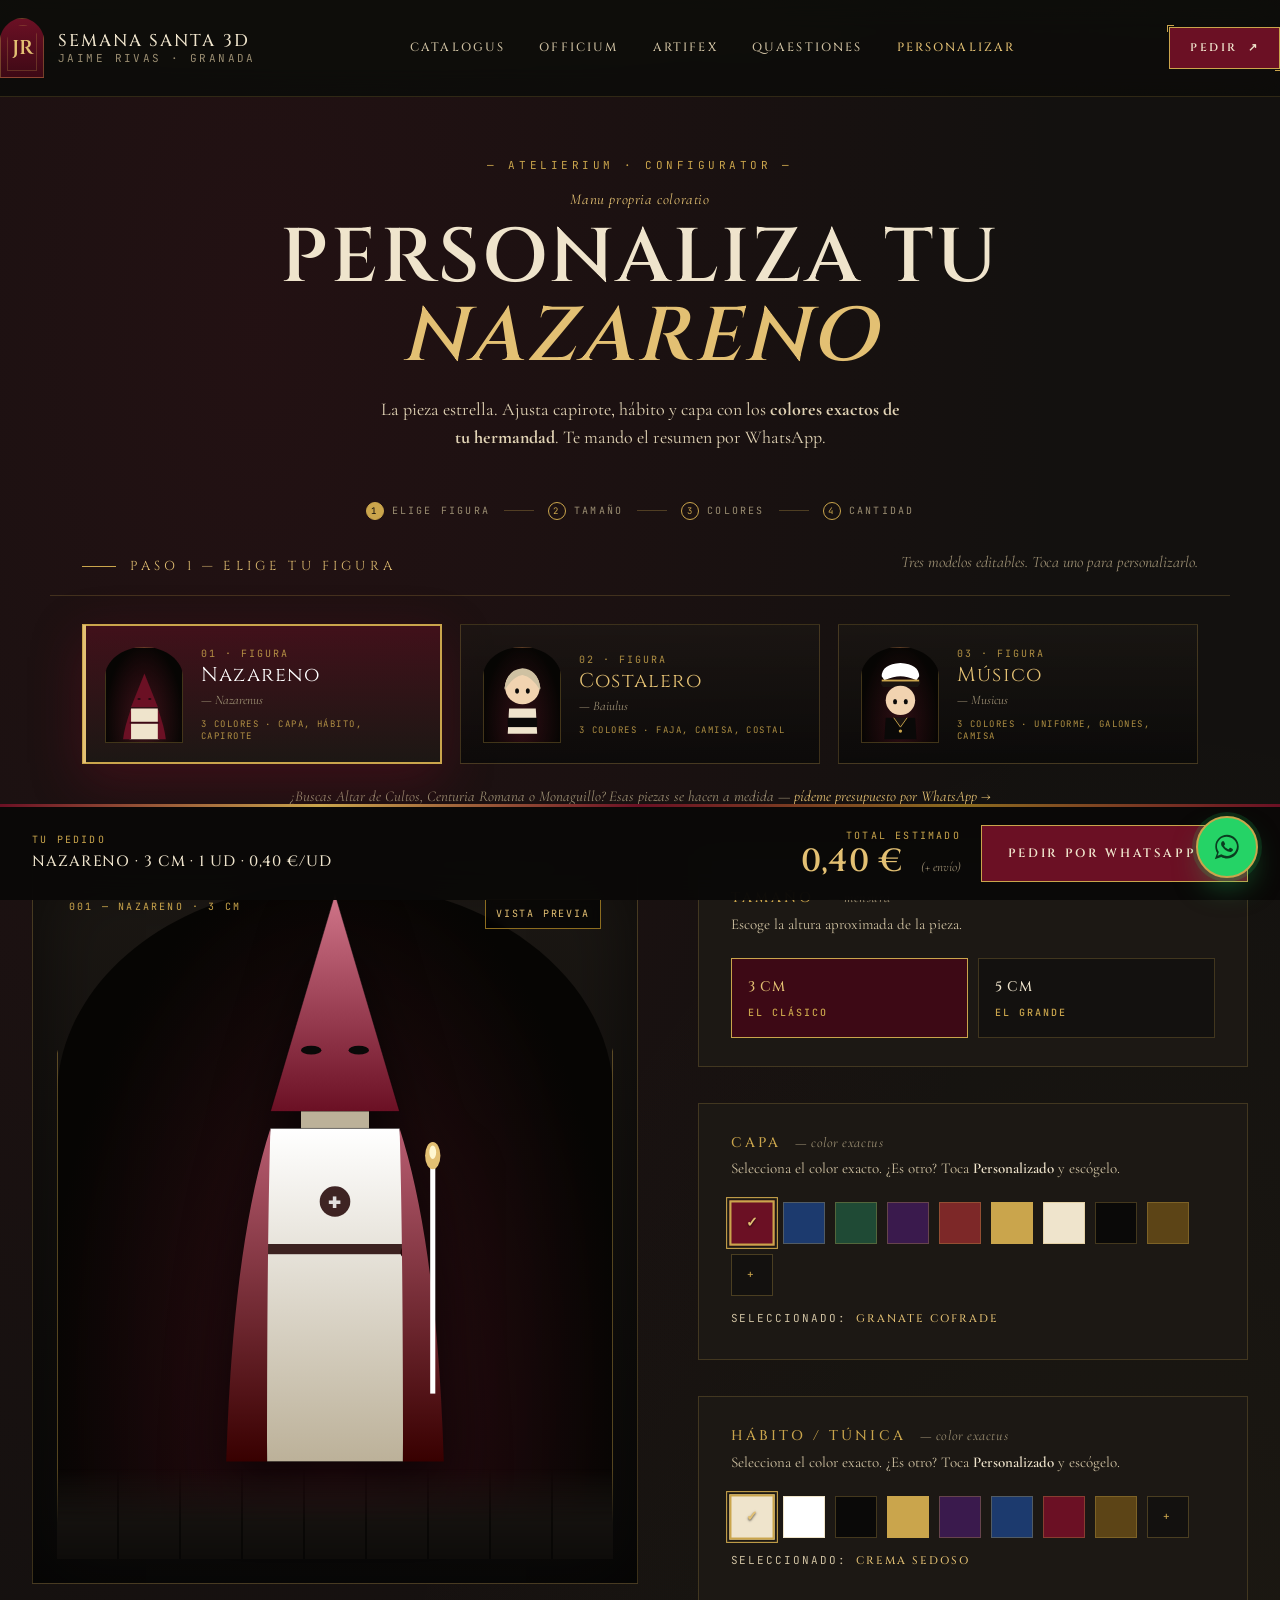
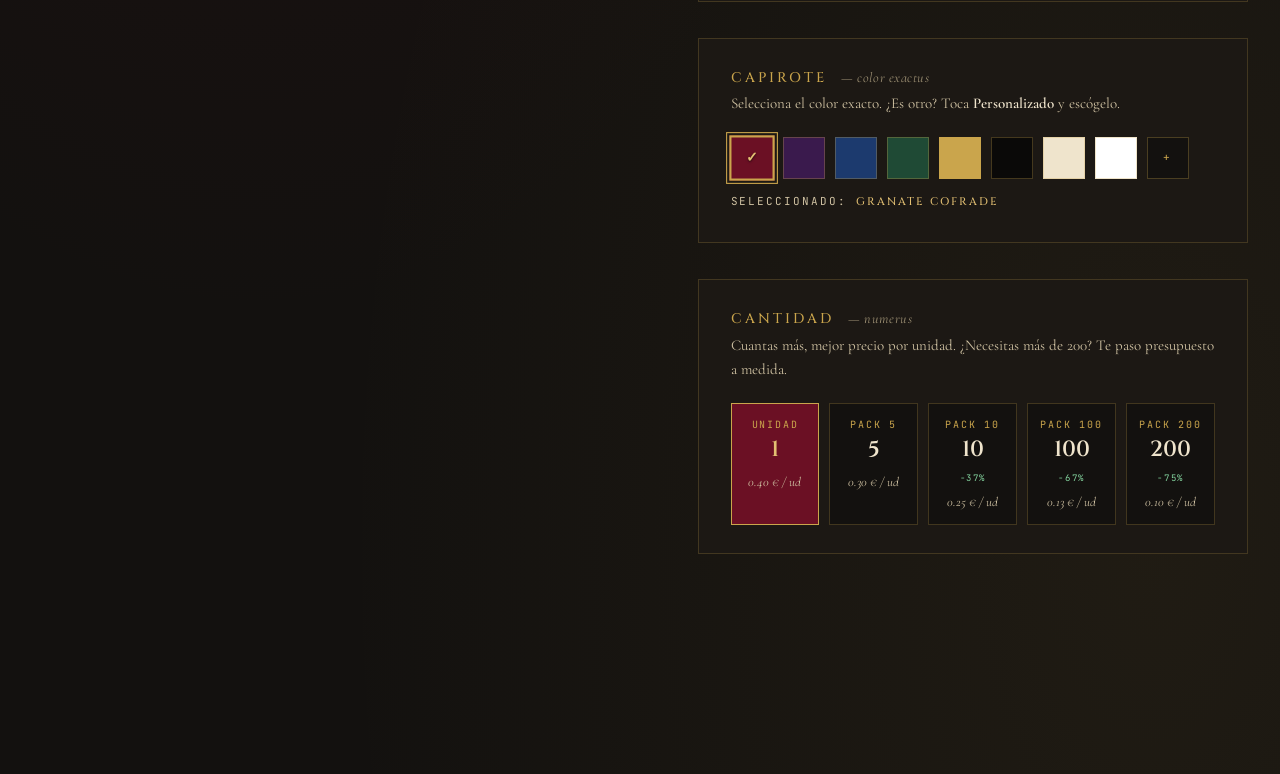
<file: nazarenos.html>
<!doctype html>
<html lang="es">
<head>
<meta charset="utf-8">
<meta name="viewport" content="width=device-width,initial-scale=1">
<title>Personalizar tu figura · Semana Santa 3D · Granada</title>
<link rel="preconnect" href="https://fonts.googleapis.com">
<link rel="preconnect" href="https://fonts.gstatic.com" crossorigin>
<link href="https://fonts.googleapis.com/css2?family=Cinzel:wght@400;500;600;700&family=Cinzel+Decorative:wght@400;700&family=Cormorant+Garamond:ital,wght@0,400;0,500;0,600;1,400;1,500&family=EB+Garamond:ital@0;1&family=JetBrains+Mono:wght@400;500&display=swap" rel="stylesheet">
<link rel="stylesheet" href="styles.css">
<style>
/* =========== Editor-specific styles =========== */
.editor-shell{
  background:var(--stone-1);
  background-image:
    radial-gradient(ellipse at 20% 10%, rgba(107,16,36,0.18), transparent 55%),
    radial-gradient(ellipse at 90% 90%, rgba(202,165,76,0.07), transparent 50%);
  min-height:calc(100vh - 80px);
  padding:60px 0 220px;
  position:relative;
  z-index:3;
}

.editor-head{max-width:880px;margin:0 auto 50px;text-align:center;padding:0 var(--gutter)}
.editor-head .sec-num{margin-bottom:12px}
.editor-head h1{font-size:clamp(40px,6vw,76px);margin:6px 0 14px}
.editor-head .latin{display:block;margin-bottom:8px}
.editor-head .lede{margin:18px auto 0;font-size:18px}

/* Selector heading */
.selector-head{
  max-width:1180px;margin:0 auto 28px;padding:0 var(--gutter);
  display:flex;align-items:baseline;justify-content:space-between;gap:24px;flex-wrap:wrap;
  border-bottom:1px solid rgba(202,165,76,0.22);padding-bottom:18px;
}
.selector-head .l-title{
  font-family:"Cinzel",serif;font-size:13px;letter-spacing:0.32em;text-transform:uppercase;
  color:var(--gold-bright);display:flex;align-items:center;gap:14px;
}
.selector-head .l-title::before{content:"";width:34px;height:1px;background:var(--gold)}
.selector-head .l-hint{font-family:"Cormorant Garamond",serif;font-style:italic;color:var(--parchment-mute);font-size:16px}

/* Figure selector — big visual cards */
.tab-bar{
  display:grid;grid-template-columns:repeat(3,1fr);gap:18px;
  max-width:1180px;margin:0 auto 50px;padding:0 var(--gutter);
}
@media (max-width:780px){.tab-bar{grid-template-columns:1fr}}
.tab{
  position:relative;cursor:pointer;
  background:linear-gradient(180deg, rgba(28,24,20,0.6) 0%, rgba(10,9,8,0.85) 100%);
  border:1px solid rgba(202,165,76,0.25);
  padding:22px 22px 20px;
  text-align:left;color:var(--parchment-soft);
  transition:all .3s ease;
  display:grid;grid-template-columns:78px 1fr;gap:18px;align-items:center;
  overflow:hidden;
}
.tab::before{
  content:"";position:absolute;inset:0;
  background:radial-gradient(ellipse at 20% 0%, rgba(202,165,76,0.12), transparent 60%);
  opacity:0;transition:opacity .3s ease;pointer-events:none;
}
.tab:hover{border-color:rgba(202,165,76,0.55);transform:translateY(-2px);box-shadow:0 12px 40px rgba(0,0,0,0.5)}
.tab:hover::before{opacity:1}
.tab.active{
  border-color:var(--gold);
  background:linear-gradient(180deg, rgba(107,16,36,0.45) 0%, rgba(28,24,20,0.9) 100%);
  box-shadow:0 0 0 1px var(--gold) inset, 0 16px 50px rgba(107,16,36,0.4);
}
.tab.active::after{
  content:"";position:absolute;left:0;top:0;bottom:0;width:3px;background:var(--gold-bright);
}
.tab .t-icon{
  width:78px;height:96px;display:flex;align-items:flex-end;justify-content:center;
  background:radial-gradient(ellipse at 50% 80%, rgba(107,16,36,0.35), #060503 75%);
  border:1px solid rgba(202,165,76,0.3);
  -webkit-mask:url("data:image/svg+xml;utf8,<svg xmlns='http://www.w3.org/2000/svg' viewBox='0 0 100 120' preserveAspectRatio='none'><path d='M 0 120 L 0 38 C 0 17 22 0 50 0 C 78 0 100 17 100 38 L 100 120 Z' fill='black'/></svg>") no-repeat;
  mask:url("data:image/svg+xml;utf8,<svg xmlns='http://www.w3.org/2000/svg' viewBox='0 0 100 120' preserveAspectRatio='none'><path d='M 0 120 L 0 38 C 0 17 22 0 50 0 C 78 0 100 17 100 38 L 100 120 Z' fill='black'/></svg>") no-repeat;
  -webkit-mask-size:100% 100%;mask-size:100% 100%;
}
.tab .t-icon svg{width:88%;height:88%;display:block}
.tab .t-meta{display:flex;flex-direction:column;gap:4px;min-width:0}
.tab .t-num{font-family:"JetBrains Mono",monospace;font-size:10px;letter-spacing:0.2em;color:var(--gold);opacity:.85}
.tab .t-name{font-family:"Cinzel",serif;font-size:20px;letter-spacing:0.06em;color:var(--gold-bright);line-height:1.1}
.tab.active .t-name{color:#fff}
.tab .t-latin{font-family:"Cormorant Garamond",serif;font-style:italic;font-size:13px;color:var(--parchment-mute);margin-top:2px}
.tab .t-hint{font-family:"JetBrains Mono",monospace;font-size:9px;letter-spacing:0.16em;color:var(--gold);text-transform:uppercase;margin-top:6px;opacity:.85}

/* Tabs note */
.tabs-note{
  max-width:1180px;margin:-30px auto 50px;padding:0 var(--gutter);
  text-align:center;font-family:"Cormorant Garamond",serif;font-style:italic;
  color:var(--parchment-mute);font-size:15px;
}
.tabs-note a{color:var(--gold-bright);text-decoration:none;border-bottom:1px solid rgba(202,165,76,0.4)}
.tabs-note a:hover{border-color:var(--gold-bright)}

/* Step indicator */
.step-rail{
  max-width:1180px;margin:0 auto 30px;padding:0 var(--gutter);
  display:flex;align-items:center;gap:14px;justify-content:center;flex-wrap:wrap;
  font-family:"JetBrains Mono",monospace;font-size:10px;letter-spacing:0.22em;text-transform:uppercase;color:var(--parchment-mute);
}
.step-rail .step{display:inline-flex;align-items:center;gap:8px}
.step-rail .step .dot{width:18px;height:18px;border:1px solid var(--gold);border-radius:50%;display:inline-flex;align-items:center;justify-content:center;font-size:9px;color:var(--gold)}
.step-rail .step.done .dot{background:var(--gold);color:#0a0908}
.step-rail .sep{width:30px;height:1px;background:rgba(202,165,76,0.3)}

/* Stage layout */
.stage{
  display:grid;grid-template-columns:1.1fr 1fr;gap:60px;
  max-width:var(--max);margin:0 auto;padding:0 var(--gutter);
  align-items:start;
}
@media (max-width:1080px){.stage{grid-template-columns:1fr;gap:40px}}

/* Left: PREVIEW NICHE */
.preview{
  background:linear-gradient(180deg, #1c1814 0%, #0a0908 100%);
  border:1px solid rgba(202,165,76,0.25);
  position:relative;
  aspect-ratio:5/6;
  overflow:hidden;
  box-shadow:inset 0 0 80px rgba(0,0,0,0.6);
}
/* tracery border at top — pointed arch in gold */
.preview-arch-deco{
  position:absolute;left:24px;right:24px;top:24px;bottom:24px;
  pointer-events:none;
  border:1px solid rgba(202,165,76,0.4);
  -webkit-mask:url("data:image/svg+xml;utf8,<svg xmlns='http://www.w3.org/2000/svg' viewBox='0 0 100 120' preserveAspectRatio='none'><path d='M 0 120 L 0 38 C 0 17 22 0 50 0 C 78 0 100 17 100 38 L 100 120 Z' fill='none' stroke='black' stroke-width='2'/></svg>") no-repeat;
  -webkit-mask-size:100% 100%;
  mask:url("data:image/svg+xml;utf8,<svg xmlns='http://www.w3.org/2000/svg' viewBox='0 0 100 120' preserveAspectRatio='none'><path d='M 0 120 L 0 38 C 0 17 22 0 50 0 C 78 0 100 17 100 38 L 100 120 Z' fill='none' stroke='black' stroke-width='2'/></svg>") no-repeat;
  mask-size:100% 100%;
}
.preview-niche{
  position:absolute;inset:24px;
  background:radial-gradient(ellipse at 50% 80%, rgba(107,16,36,0.4) 0%, #060503 75%);
  -webkit-mask:url("data:image/svg+xml;utf8,<svg xmlns='http://www.w3.org/2000/svg' viewBox='0 0 100 120' preserveAspectRatio='none'><path d='M 0 120 L 0 38 C 0 17 22 0 50 0 C 78 0 100 17 100 38 L 100 120 Z' fill='black'/></svg>") no-repeat;
  -webkit-mask-size:100% 100%;
  mask:url("data:image/svg+xml;utf8,<svg xmlns='http://www.w3.org/2000/svg' viewBox='0 0 100 120' preserveAspectRatio='none'><path d='M 0 120 L 0 38 C 0 17 22 0 50 0 C 78 0 100 17 100 38 L 100 120 Z' fill='black'/></svg>") no-repeat;
  mask-size:100% 100%;
}
/* stained-glass halo behind figure (animated) */
.glass-halo{
  position:absolute;left:50%;top:42%;transform:translate(-50%,-50%);
  width:62%;height:55%;
  border-radius:50%;
  background:
    conic-gradient(from 0deg,
      var(--burgundy) 0 60deg,
      var(--gold-deep) 60 120deg,
      var(--glass-blue) 120 180deg,
      var(--glass-violet) 180 240deg,
      var(--glass-green) 240 300deg,
      var(--burgundy) 300 360deg);
  opacity:.18;
  filter:blur(20px);
  animation:rose-spin 90s linear infinite;
}

.figure-wrap{
  position:absolute;left:50%;bottom:14%;transform:translateX(-50%);
  width:60%;max-width:340px;
}
.figure-wrap svg{width:100%;height:auto;display:block;filter:drop-shadow(0 30px 30px rgba(0,0,0,0.7))}

/* floor stone */
.preview-floor{
  position:absolute;left:24px;right:24px;bottom:24px;height:90px;
  background:
    linear-gradient(180deg, transparent 0, rgba(0,0,0,0.5) 100%),
    repeating-linear-gradient(90deg, #1c1814 0 60px, #0e0c09 60px 62px);
  border-top:1px solid rgba(202,165,76,0.25);
  z-index:2;
  -webkit-mask:linear-gradient(180deg, transparent 0, black 60%);
  mask:linear-gradient(180deg, transparent 0, black 60%);
}
.preview-tag{
  position:absolute;left:36px;top:40px;
  font-family:"JetBrains Mono",monospace;font-size:10px;letter-spacing:0.22em;text-transform:uppercase;
  color:var(--gold);
  z-index:5;
}
.preview-pill{
  position:absolute;right:36px;top:40px;
  background:rgba(0,0,0,0.6);color:var(--gold-bright);
  border:1px solid var(--gold-deep);
  font-family:"JetBrains Mono",monospace;font-size:10px;letter-spacing:0.18em;text-transform:uppercase;
  padding:6px 10px;backdrop-filter:blur(4px);z-index:5;
}

/* Right: CONTROLS */
.controls{
  display:flex;flex-direction:column;gap:36px;
}
.ctrl-block{
  background:var(--stone-2);
  border:1px solid rgba(202,165,76,0.22);
  padding:32px 32px 28px;
}
.ctrl-block h3{
  font-family:"Cinzel",serif;font-weight:500;font-size:14px;
  letter-spacing:0.22em;text-transform:uppercase;
  color:var(--gold);margin:0 0 6px;
  display:flex;align-items:baseline;gap:14px;
}
.ctrl-block h3 .latin{font-family:"Cormorant Garamond",serif;font-style:italic;font-size:14px;color:var(--parchment-mute);text-transform:none;letter-spacing:0.04em;font-weight:400}
.ctrl-block .ct-desc{
  font-family:"Cormorant Garamond",serif;font-size:15px;color:var(--parchment-soft);
  margin:0 0 22px;
}

/* color swatches */
.swatch-row{display:flex;flex-wrap:wrap;gap:10px}
.swatch{
  width:42px;height:42px;
  border:1px solid rgba(202,165,76,0.3);
  cursor:pointer;
  position:relative;
  transition:transform .15s ease, border-color .2s ease;
}
.swatch:hover{transform:scale(1.08)}
.swatch.active{
  border:2px solid var(--gold);
  box-shadow:0 0 0 2px var(--stone-2),0 0 0 3px var(--gold);
  transform:scale(1.08);
}
.swatch.active::after{
  content:"✓";position:absolute;inset:0;display:grid;place-items:center;
  color:var(--gold-bright);font-family:"Cinzel",serif;font-weight:700;
  text-shadow:0 1px 2px rgba(0,0,0,0.7);
}
.swatch-custom{
  display:flex;align-items:center;justify-content:center;
  background:var(--stone-1);color:var(--gold);font-family:"JetBrains Mono",monospace;font-size:11px;letter-spacing:0.1em;
  position:relative;cursor:pointer;
}
.swatch-custom input{position:absolute;inset:0;opacity:0;cursor:pointer}

/* size + qty */
.opts-row{display:grid;grid-template-columns:1fr 1fr;gap:10px}
@media (max-width:520px){.opts-row{grid-template-columns:1fr}}
.opt-card{
  border:1px solid rgba(202,165,76,0.25);
  background:var(--stone-1);color:var(--parchment-soft);
  padding:18px 16px;cursor:pointer;
  display:flex;flex-direction:column;gap:4px;
  text-align:left;
  font-family:"Cinzel",serif;font-size:14px;letter-spacing:0.06em;text-transform:uppercase;
  transition:border-color .2s ease, background .2s ease, color .2s ease;
}
.opt-card .ttl{color:var(--parchment);font-weight:500}
.opt-card .sub{font-family:"JetBrains Mono",monospace;font-size:10px;color:var(--gold);letter-spacing:0.2em;text-transform:uppercase;font-weight:500;margin-top:6px}
.opt-card.active{
  background:var(--burgundy-deep);
  border-color:var(--gold);
  color:var(--gold-bright);
}
.opt-card.active .ttl{color:var(--gold-bright)}

/* qty stepper */
.qty-row{display:flex;flex-wrap:wrap;gap:10px}
.qty-pill{
  flex:1;min-width:80px;
  border:1px solid rgba(202,165,76,0.25);
  background:var(--stone-1);
  color:var(--parchment);
  padding:14px 12px;
  font-family:"Cinzel",serif;font-size:13px;letter-spacing:0.08em;text-transform:uppercase;
  cursor:pointer;text-align:center;
  display:flex;flex-direction:column;align-items:center;gap:4px;
  transition:all .2s ease;
}
.qty-pill .qn{font-size:22px;font-weight:600;letter-spacing:0;color:var(--parchment)}
.qty-pill .qsub{font-family:"JetBrains Mono",monospace;font-size:10px;color:var(--gold);letter-spacing:0.18em}
.qty-pill .qprice{margin-top:6px;color:var(--parchment-soft);font-family:"Cormorant Garamond",serif;font-style:italic;letter-spacing:0;text-transform:none;font-size:13px}
.qty-pill.active{background:var(--burgundy);border-color:var(--gold);color:var(--gold-bright)}
.qty-pill.active .qn{color:var(--gold-bright)}
.qty-pill .save{
  font-family:"JetBrains Mono",monospace;font-size:9px;letter-spacing:0.18em;
  color:#84d59f;margin-top:4px;
}

/* ---------- Sticky order bar ---------- */
.order-bar{
  position:fixed;left:0;right:0;bottom:0;z-index:30;
  background:rgba(10,9,8,0.95);
  backdrop-filter:blur(16px);
  -webkit-backdrop-filter:blur(16px);
  border-top:1px solid var(--gold);
  padding:18px 0;
}
.order-bar::before{
  content:"";position:absolute;left:0;right:0;top:-3px;height:3px;
  background:linear-gradient(90deg,
    var(--burgundy),var(--gold),var(--burgundy),var(--gold-deep),var(--burgundy));
}
.order-inner{
  max-width:var(--max);margin:0 auto;padding:0 var(--gutter);
  display:grid;grid-template-columns:auto 1fr auto auto;align-items:center;gap:20px;
}
@media (max-width:780px){.order-inner{grid-template-columns:1fr 1fr;gap:14px}.order-summary{grid-column:1/-1;order:-1}}
.order-summary{display:flex;flex-direction:column;gap:2px}
.order-summary .lbl{font-family:"JetBrains Mono",monospace;font-size:10px;letter-spacing:0.22em;color:var(--gold);text-transform:uppercase}
.order-summary .val{font-family:"Cinzel",serif;font-size:15px;letter-spacing:0.06em;color:var(--parchment);text-transform:uppercase;font-weight:500}
.order-total{display:flex;flex-direction:column;align-items:flex-end;justify-content:center;gap:2px}
.order-total .lbl{font-family:"JetBrains Mono",monospace;font-size:10px;letter-spacing:0.22em;color:var(--gold);text-transform:uppercase}
.order-total .val{font-family:"Cinzel",serif;font-size:32px;color:var(--gold-bright);font-weight:600;line-height:1;letter-spacing:0.04em}
.order-total .val small{font-family:"Cormorant Garamond",serif;font-style:italic;font-size:13px;color:var(--parchment-mute);letter-spacing:0;font-weight:400;margin-left:8px;text-transform:none}
.order-bar .btn{padding:18px 26px;font-size:12px}

/* ---------- Color name pill ---------- */
.color-name{
  display:inline-block;margin-top:14px;
  font-family:"JetBrains Mono",monospace;font-size:11px;letter-spacing:0.18em;text-transform:uppercase;
  color:var(--parchment-soft);
}
.color-name b{color:var(--gold-bright);font-weight:500;font-family:"Cinzel",serif}

/* ---------- Toast ---------- */
.toast{
  position:fixed;left:50%;top:90px;transform:translateX(-50%) translateY(-30px);
  background:var(--gold);color:var(--stone-0);
  padding:14px 22px;
  font-family:"Cinzel",serif;font-size:12px;letter-spacing:0.22em;text-transform:uppercase;font-weight:600;
  border:1px solid var(--gold-bright);
  opacity:0;pointer-events:none;
  transition:transform .3s ease, opacity .3s ease;
  z-index:80;
}
.toast.show{opacity:1;transform:translateX(-50%) translateY(0)}

/* nazareno preview SVG fills are dynamic */
</style>
</head>
<body>
<div class="noise" aria-hidden="true"></div>

<!-- ============= NAV ============= -->
<header class="nav">
  <div class="wrap nav-inner">
    <a class="brand" href="index.html">
      <span class="brand-mark">JR</span>
      <span class="brand-text">
        <span class="a">Semana Santa 3D</span>
        <span class="b">Jaime Rivas · Granada</span>
      </span>
    </a>
    <nav class="nav-links">
      <a href="index.html#catalogus">Catalogus</a>
      <a href="index.html#officium">Officium</a>
      <a href="index.html#artifex">Artifex</a>
      <a href="index.html#quaestiones">Quaestiones</a>
      <a href="nazarenos.html" style="color:var(--gold-bright)">Personalizar</a>
    </nav>
    <a class="nav-cta" href="https://wa.me/34618648370">
      Pedir <span class="arrow">↗</span>
    </a>
  </div>
</header>

<!-- floating WhatsApp -->
<a class="wa-float" href="https://wa.me/34618648370" aria-label="WhatsApp">
  <svg viewBox="0 0 32 32" fill="currentColor"><path d="M16 3C9 3 3.5 8.5 3.5 15.5c0 2.5.7 4.8 1.9 6.8L3 29l6.9-2.3c1.9 1 4 1.6 6.1 1.6 7 0 12.5-5.5 12.5-12.5S23 3 16 3zm0 22.5c-2 0-3.9-.5-5.6-1.5l-.4-.2-4.1 1.4 1.4-4-.3-.4c-1.1-1.7-1.7-3.7-1.7-5.7 0-5.6 4.6-10.1 10.2-10.1S26.6 9.4 26.6 15s-4.6 10.5-10.6 10.5zm5.7-7.6c-.3-.2-1.8-.9-2.1-1-.3-.1-.5-.2-.7.2-.2.3-.8 1-1 1.2-.2.2-.4.2-.7.1-.3-.2-1.3-.5-2.5-1.5-.9-.8-1.5-1.8-1.7-2.1-.2-.3 0-.5.1-.6.1-.1.3-.4.5-.6.2-.2.2-.3.3-.5.1-.2.1-.4 0-.5-.1-.2-.7-1.7-1-2.3-.3-.6-.5-.5-.7-.5h-.6c-.2 0-.5.1-.8.4-.3.3-1.1 1-1.1 2.5s1.1 2.9 1.3 3.1c.2.2 2.2 3.4 5.4 4.7.7.3 1.3.5 1.8.6.7.2 1.4.2 1.9.1.6-.1 1.8-.7 2-1.4.2-.7.2-1.3.2-1.4-.1-.2-.3-.2-.6-.4z"/></svg>
</a>

<main class="editor-shell">
  <div class="editor-head">
    <div class="sec-num">— ATELIERIUM · CONFIGURATOR —</div>
    <span class="latin">Manu propria coloratio</span>
    <h1 id="hero-title">Personaliza tu figura</h1>
    <p class="lede" id="hero-lede">Tres figuras disponibles: <b>Nazareno</b>, <b>Costalero</b> y <b>Músico</b>. Elige la que quieras, ajusta tamaño, colores y cantidad — te mando el resumen por WhatsApp para confirmar.</p>
  </div>

  <!-- ============= STEP RAIL ============= -->
  <div class="step-rail">
    <span class="step done"><span class="dot">1</span> Elige figura</span>
    <span class="sep"></span>
    <span class="step"><span class="dot">2</span> Tamaño</span>
    <span class="sep"></span>
    <span class="step"><span class="dot">3</span> Colores</span>
    <span class="sep"></span>
    <span class="step"><span class="dot">4</span> Cantidad</span>
  </div>

  <!-- ============= SELECTOR ============= -->
  <div class="selector-head">
    <span class="l-title">Paso 1 — Elige tu figura</span>
    <span class="l-hint">Tres modelos editables. Toca uno para personalizarlo.</span>
  </div>

  <!-- ============= TABS ============= -->
  <div class="tab-bar" id="tabs">
    <!-- generated by JS -->
  </div>
  <div class="tabs-note" id="tabs-note">
    <!-- generated by JS -->
  </div>

  <!-- ============= STAGE ============= -->
  <div class="stage">
    <!-- PREVIEW -->
    <div class="preview">
      <div class="preview-niche"></div>
      <div class="glass-halo" aria-hidden="true"></div>
      <span class="preview-tag" id="preview-tag">001 — Nazareno · 5 cm</span>
      <span class="preview-pill" id="preview-pill">Vista previa</span>
      <div class="figure-wrap" id="figure-wrap">
        <!-- SVG figure injected by JS -->
      </div>
      <div class="preview-floor" aria-hidden="true"></div>
      <div class="preview-arch-deco" aria-hidden="true"></div>
    </div>

    <!-- CONTROLS -->
    <div class="controls" id="controls">
      <!-- generated by JS depending on figure type -->
    </div>
  </div>
</main>

<!-- ============= STICKY ORDER BAR ============= -->
<div class="order-bar">
  <div class="order-inner">
    <div class="order-summary">
      <span class="lbl">Tu pedido</span>
      <span class="val" id="order-summary">Nazareno · 5 cm · 1 ud</span>
    </div>
    <div></div>
    <div class="order-total">
      <span class="lbl">Total estimado</span>
      <span class="val" id="order-total">2,49 € <small>(+ envío)</small></span>
    </div>
    <a class="btn btn-burgundy" id="order-btn" href="#">Pedir por WhatsApp <span class="arrow">↗</span></a>
  </div>
</div>

<div class="toast" id="toast">✓ Color añadido</div>

<!-- ============= LOGIC ============= -->
<script>
// =================== DATA ===================
const FIGURES = {
  nazareno: {
    name:"Nazareno", latin:"Nazarenus", desc:"La pieza estrella. Replicamos los colores exactos de tu cofradía: capa, hábito y capirote.",
    sizes:[
      {id:"3cm", label:"3 cm", sub:"el clásico", priceMod:1},
      {id:"5cm", label:"5 cm", sub:"el grande", priceMod:1},
    ],
    qty:[
      {n:1, label:"Unidad", price:0.40, perUnit:0.40},
      {n:5, label:"Pack 5", price:1.49, perUnit:0.30},
      {n:10, label:"Pack 10", price:2.49, perUnit:0.25, save:"-37%"},
      {n:100, label:"Pack 100", price:12.99, perUnit:0.13, save:"-67%"},
      {n:200, label:"Pack 200", price:19.99, perUnit:0.10, save:"-75%"},
    ],
    colors:["capa","habito","capirote"],
  },
  costalero: {
    name:"Costalero", latin:"Baiulus", desc:"El que carga el paso. Individual o en cuadrillas completas.",
    sizes:[{id:"3cm",label:"3 cm",sub:"clásico",priceMod:1},{id:"5cm",label:"5 cm",sub:"grande",priceMod:1.4}],
    _colors_def:["faja","camisa","costal"],
    qty:[
      {n:1, label:"Unidad", price:2.49, perUnit:2.49},
      {n:5, label:"Pack 5", price:9.99, perUnit:2.00, save:"-20%"},
      {n:10, label:"Pack 10", price:17.99, perUnit:1.80, save:"-28%"},
    ],
    colors:["faja","camisa","costal"],
  },
  musico: {
    name:"Músico", latin:"Musicus", desc:"Cornetas, tambores y bombos para componer la banda al completo.",
    sizes:[{id:"3cm",label:"3 cm",sub:"clásico",priceMod:1},{id:"5cm",label:"5 cm",sub:"grande",priceMod:1.4}],
    qty:[
      {n:1, label:"Unidad", price:3.99, perUnit:3.99},
      {n:5, label:"Pack 5", price:14.99, perUnit:3.00, save:"-25%"},
      {n:10, label:"Pack 10", price:24.99, perUnit:2.50, save:"-37%"},
    ],
    colors:["uniforme","galones","camisa"],
  },
  _altar_disabled: {
    name:"Altar de Cultos", latin:"Altare", desc:"Pieza decorativa con presencia. Tres tamaños — 5, 10 y 15 cm.",
    sizes:[
      {id:"5cm",label:"5 cm",sub:"de mesa",priceMod:1},
      {id:"10cm",label:"10 cm",sub:"medio",priceMod:1.7},
      {id:"15cm",label:"15 cm",sub:"de presencia",priceMod:2.6},
    ],
    qty:[{n:1, label:"Unidad", price:2.99, perUnit:2.99}],
    colors:[],
  },
  _centuria_disabled: {
    name:"Centuria Romana", latin:"Centuria", desc:"Pieza articulada — la montas tú. Casco, escudo, lanza y túnica.",
    sizes:[{id:"5cm",label:"5 cm",sub:"articulada",priceMod:1}],
    qty:[
      {n:1, label:"1 pieza", price:11.99, perUnit:11.99},
      {n:5, label:"Pack 5", price:54.99, perUnit:11.00, save:"-8%"},
    ],
    colors:["tunica","capa"],
  },
  _monaguillo_disabled: {
    name:"Monaguillo", latin:"Acolytus", desc:"Una pieza con muchísimo carácter para acompañar al cortejo.",
    sizes:[{id:"3cm",label:"3 cm",sub:"clásico",priceMod:1}],
    qty:[
      {n:1, label:"Unidad", price:2.99, perUnit:2.99},
      {n:5, label:"Pack 5", price:11.99, perUnit:2.40, save:"-20%"},
      {n:10, label:"Pack 10", price:19.99, perUnit:2.00, save:"-33%"},
    ],
    colors:["sotana","roquete"],
  },
};

// curated cofrade palettes
const PALETTE_CAPA = [
  {hex:"#6b1024", name:"Granate cofrade"},
  {hex:"#1c3a6e", name:"Azul marino"},
  {hex:"#1f4a35", name:"Verde litúrgico"},
  {hex:"#3a1a4d", name:"Morado Pasión"},
  {hex:"#7d2828", name:"Rojo cardenal"},
  {hex:"#caa54c", name:"Oro"},
  {hex:"#efe4cc", name:"Marfil"},
  {hex:"#0a0908", name:"Negro"},
  {hex:"#5c4416", name:"Tierra"},
];
const PALETTE_HABITO = [
  {hex:"#efe4cc", name:"Crema sedoso"},
  {hex:"#ffffff", name:"Blanco"},
  {hex:"#0a0908", name:"Negro luto"},
  {hex:"#caa54c", name:"Oro"},
  {hex:"#3a1a4d", name:"Morado"},
  {hex:"#1c3a6e", name:"Azul"},
  {hex:"#6b1024", name:"Granate"},
  {hex:"#5c4416", name:"Tierra"},
];
const PALETTE_CAPIROTE = [
  {hex:"#6b1024", name:"Granate cofrade"},
  {hex:"#3a1a4d", name:"Morado Pasión"},
  {hex:"#1c3a6e", name:"Azul marino"},
  {hex:"#1f4a35", name:"Verde litúrgico"},
  {hex:"#caa54c", name:"Oro"},
  {hex:"#0a0908", name:"Negro"},
  {hex:"#efe4cc", name:"Crema"},
  {hex:"#ffffff", name:"Blanco"},
];

const PALETTE_GENERIC = PALETTE_CAPA;

const COLOR_LABELS = {
  capa:"Capa", habito:"Hábito / túnica", capirote:"Capirote",
  faja:"Faja", camisa:"Camisa & pantalón", costal:"Costal (cabeza)",
  uniforme:"Uniforme (chaqueta y pantalón)", galones:"Galones & botones", tunica:"Túnica", sotana:"Sotana", roquete:"Roquete"
};

// =================== STATE ===================
const params = new URLSearchParams(location.search);
let state = {
  type: (params.get("tipo") || "nazareno"),
  size: null,
  qty: null,
  colors: { capa:"#6b1024", habito:"#efe4cc", capirote:"#6b1024", faja:"#0a0908", camisa:"#efe4cc", costal:"#cfc1a2", uniforme:"#0a0908", galones:"#caa54c" },
};
if(!FIGURES[state.type] || state.type.startsWith("_")) state.type = "nazareno";

// =================== ELEMENTS ===================
const tabsEl = document.getElementById("tabs");
const ctrlEl = document.getElementById("controls");
const figEl = document.getElementById("figure-wrap");
const sumEl = document.getElementById("order-summary");
const totEl = document.getElementById("order-total");
const btnEl = document.getElementById("order-btn");
const tagEl = document.getElementById("preview-tag");
const pillEl = document.getElementById("preview-pill");

// =================== TABS ===================
const TAB_HINTS = {
  nazareno: "3 colores · capa, hábito, capirote",
  costalero: "3 colores · faja, camisa, costal",
  musico: "3 colores · uniforme, galones, camisa",
};
const HERO_LEDES = {
  nazareno: "La pieza estrella. Ajusta capirote, hábito y capa con los <b>colores exactos de tu hermandad</b>. Te mando el resumen por WhatsApp.",
  costalero: "El que carga el paso. Personaliza la <b>faja</b>, el costal y la camisa. Pídelos sueltos o en cuadrillas completas.",
  musico: "Cornetas, tambores y bombos. Ajusta el <b>uniforme</b>, los galones dorados y la camisa para tu banda al completo.",
};
function tabIcon(k){
  if(k==="nazareno"){
    return `<svg viewBox="0 0 100 120" xmlns="http://www.w3.org/2000/svg" preserveAspectRatio="xMidYEnd meet"><path d="M50 20 L30 70 L70 70 Z" fill="#6b1024"/><ellipse cx="42" cy="58" rx="2.5" ry="1.2" fill="#0a0908"/><ellipse cx="58" cy="58" rx="2.5" ry="1.2" fill="#0a0908"/><path d="M30 72 Q26 96 28 118 L72 118 Q74 96 70 72 Z" fill="#efe4cc"/><path d="M30 72 Q20 100 18 118 L30 118 Z" fill="#6b1024"/><path d="M70 72 Q80 100 82 118 L70 118 Z" fill="#6b1024"/><rect x="28" y="92" width="44" height="3" fill="#3d0915"/></svg>`;
  } else if(k==="costalero"){
    return `<svg viewBox="0 0 100 120" xmlns="http://www.w3.org/2000/svg" preserveAspectRatio="xMidYEnd meet"><ellipse cx="50" cy="40" rx="26" ry="26" fill="#f1d3b0"/><path d="M24 38 Q28 14 50 12 Q72 14 76 38 Q78 42 76 44 Q64 24 50 22 Q36 24 24 44 Q22 42 24 38 Z" fill="#cfc1a2"/><ellipse cx="42" cy="46" rx="3" ry="4" fill="#0a0908"/><ellipse cx="58" cy="46" rx="3" ry="4" fill="#0a0908"/><path d="M30 72 L70 72 L72 110 L28 110 Z" fill="#efe4cc"/><rect x="28" y="86" width="44" height="14" fill="#0a0908"/></svg>`;
  } else if(k==="musico"){
    return `<svg viewBox="0 0 100 120" xmlns="http://www.w3.org/2000/svg" preserveAspectRatio="xMidYEnd meet"><path d="M22 24 Q22 6 50 4 Q78 6 78 24 L74 30 Q60 24 50 24 Q40 24 26 30 Z" fill="#fff"/><rect x="22" y="29" width="56" height="3" fill="#caa54c"/><path d="M20 32 Q20 36 24 40 L76 40 Q80 36 80 32 Z" fill="#1a1410"/><ellipse cx="50" cy="60" rx="22" ry="22" fill="#f1d3b0"/><ellipse cx="42" cy="62" rx="3" ry="4" fill="#0a0908"/><ellipse cx="58" cy="62" rx="3" ry="4" fill="#0a0908"/><path d="M28 86 L72 86 L74 118 L26 118 Z" fill="#0a0908"/><path d="M40 86 L50 100 L60 86 Z" fill="#1a1410"/><path d="M40 86 L50 100 L60 86" stroke="#caa54c" stroke-width="1.4" fill="none"/><circle cx="50" cy="106" r="2.5" fill="#caa54c"/></svg>`;
  }
  return "";
}
function renderTabs(){
  tabsEl.innerHTML = "";
  let i=1;
  for(const [k,fig] of Object.entries(FIGURES)){
    if(k.startsWith("_")) continue;
    const t = document.createElement("button");
    t.className = "tab" + (k===state.type ? " active" : "");
    t.innerHTML = `
      <div class="t-icon">${tabIcon(k)}</div>
      <div class="t-meta">
        <span class="t-num">${String(i).padStart(2,"0")} · FIGURA</span>
        <span class="t-name">${fig.name}</span>
        <span class="t-latin">— ${fig.latin}</span>
        <span class="t-hint">${TAB_HINTS[k]||""}</span>
      </div>`;
    t.onclick = ()=>{ state.type=k; state.size=null; state.qty=null; renderAll(); };
    tabsEl.appendChild(t);
    i++;
  }
  const noteEl = document.getElementById("tabs-note");
  if(noteEl){
    noteEl.innerHTML = "¿Buscas Altar de Cultos, Centuria Romana o Monaguillo? Esas piezas se hacen a medida — <a href='https://wa.me/34618648370?text=Hola%20Jaime%2C%20quiero%20un%20presupuesto%20para%20Altar%2FCenturia%2FMonaguillo'>pídeme presupuesto por WhatsApp →</a>";
  }
  // dynamic hero text
  const fig = FIGURES[state.type];
  const titleEl = document.getElementById("hero-title");
  const ledeEl  = document.getElementById("hero-lede");
  if(titleEl) titleEl.innerHTML = `Personaliza tu <em style="font-style:italic;color:var(--gold-bright)">${fig.name}</em>`;
  if(ledeEl)  ledeEl.innerHTML  = HERO_LEDES[state.type] || "";
}

// =================== CONTROLS ===================
function paletteFor(slot){
  if(slot==="capa") return PALETTE_CAPA;
  if(slot==="habito") return PALETTE_HABITO;
  if(slot==="capirote") return PALETTE_CAPIROTE;
  return PALETTE_GENERIC;
}

function renderControls(){
  const fig = FIGURES[state.type];
  if(!state.size) state.size = fig.sizes[0].id;
  if(!state.qty) state.qty = fig.qty[0].n;
  ctrlEl.innerHTML = "";

  // 1) Tamaño
  const sizeBlock = document.createElement("div");
  sizeBlock.className = "ctrl-block";
  sizeBlock.innerHTML = `
    <h3>Tamaño <span class="latin">— mensura</span></h3>
    <p class="ct-desc">Escoge la altura aproximada de la pieza.</p>
    <div class="opts-row" id="sizes"></div>
  `;
  ctrlEl.appendChild(sizeBlock);
  const sizesEl = sizeBlock.querySelector("#sizes");
  fig.sizes.forEach(s=>{
    const c = document.createElement("button");
    c.className = "opt-card" + (s.id===state.size ? " active" : "");
    c.innerHTML = `<span class="ttl">${s.label}</span><span class="sub">${s.sub}</span>`;
    c.onclick = ()=>{ state.size=s.id; renderAll(); };
    sizesEl.appendChild(c);
  });

  // 2) Colores (si aplica)
  if(fig.colors.length){
    fig.colors.forEach(slot=>{
      const block = document.createElement("div");
      block.className = "ctrl-block";
      block.innerHTML = `
        <h3>${COLOR_LABELS[slot]} <span class="latin">— color exactus</span></h3>
        <p class="ct-desc">Selecciona el color exacto. ¿Es otro? Toca <strong>Personalizado</strong> y escógelo.</p>
        <div class="swatch-row" data-slot="${slot}"></div>
        <div class="color-name" data-name-for="${slot}"></div>
      `;
      ctrlEl.appendChild(block);
      const row = block.querySelector('.swatch-row');
      paletteFor(slot).forEach(c=>{
        const s = document.createElement("button");
        s.className = "swatch" + (state.colors[slot]?.toLowerCase()===c.hex.toLowerCase() ? " active" : "");
        s.style.background = c.hex;
        s.title = c.name;
        s.dataset.hex = c.hex;
        s.dataset.name = c.name;
        s.onclick = ()=>{ state.colors[slot]=c.hex; state.colors[slot+'_name']=c.name; renderAll(); flashToast(`${c.name} aplicado`); };
        row.appendChild(s);
      });
      // custom picker
      const picker = document.createElement("label");
      picker.className = "swatch swatch-custom";
      picker.title = "Color personalizado";
      picker.innerHTML = `<span>+</span><input type="color" value="${state.colors[slot]||'#caa54c'}">`;
      picker.querySelector("input").oninput = (e)=>{ state.colors[slot]=e.target.value; state.colors[slot+'_name']=null; renderAll(); };
      row.appendChild(picker);
      // current name
      const nameEl = block.querySelector(`[data-name-for="${slot}"]`);
      const cur = state.colors[slot];
      const known = paletteFor(slot).find(c=>c.hex.toLowerCase()===cur?.toLowerCase());
      nameEl.innerHTML = `Seleccionado: <b>${known?.name || cur || '—'}</b>`;
    });
  }

  // 3) Cantidad
  const qBlock = document.createElement("div");
  qBlock.className = "ctrl-block";
  qBlock.innerHTML = `
    <h3>Cantidad <span class="latin">— numerus</span></h3>
    <p class="ct-desc">Cuantas más, mejor precio por unidad. ¿Necesitas más de 200? Te paso presupuesto a medida.</p>
    <div class="qty-row" id="qty"></div>
  `;
  ctrlEl.appendChild(qBlock);
  const qEl = qBlock.querySelector("#qty");
  fig.qty.forEach(q=>{
    const c = document.createElement("button");
    c.className = "qty-pill" + (q.n===state.qty ? " active" : "");
    c.innerHTML = `<span class="qsub">${q.label}</span><span class="qn">${q.n}</span>${q.save?`<span class="save">${q.save}</span>`:""}<span class="qprice">${q.perUnit.toFixed(2)} € / ud</span>`;
    c.onclick = ()=>{ state.qty=q.n; renderAll(); };
    qEl.appendChild(c);
  });
}

// =================== FIGURE PREVIEW ===================
function renderFigure(){
  const t = state.type;
  const c = state.colors;
  let svg = "";
  if(t==="nazareno"){
    const capirote = c.capirote || "#6b1024";
    const habito = c.habito || "#efe4cc";
    const capa = c.capa || "#6b1024";
    svg = `
    <svg viewBox="0 0 200 360" xmlns="http://www.w3.org/2000/svg">
      <defs>
        <linearGradient id="naz-cap" x1="0" y1="0" x2="0" y2="1">
          <stop offset="0" stop-color="${shade(capirote,40)}"/>
          <stop offset="1" stop-color="${capirote}"/>
        </linearGradient>
        <linearGradient id="naz-hab" x1="0" y1="0" x2="0" y2="1">
          <stop offset="0" stop-color="${shade(habito,30)}"/>
          <stop offset="1" stop-color="${shade(habito,-20)}"/>
        </linearGradient>
        <linearGradient id="naz-cape" x1="0" y1="0" x2="0" y2="1">
          <stop offset="0" stop-color="${shade(capa,30)}"/>
          <stop offset="1" stop-color="${shade(capa,-20)}"/>
        </linearGradient>
      </defs>
      <!-- capirote -->
      <path d="M100 14 L62 142 L138 142 Z" fill="url(#naz-cap)" stroke="rgba(0,0,0,0.5)" stroke-width="0.6"/>
      <!-- ojos (slits) -->
      <ellipse cx="86" cy="106" rx="6" ry="2.6" fill="#0a0908"/>
      <ellipse cx="114" cy="106" rx="6" ry="2.6" fill="#0a0908"/>
      <!-- cuello -->
      <rect x="80" y="142" width="40" height="10" fill="${shade(habito,-20)}"/>
      <!-- hábito (túnica) -->
      <path d="M62 152 Q56 200 60 348 L140 348 Q144 200 138 152 Z" fill="url(#naz-hab)" stroke="rgba(0,0,0,0.4)" stroke-width="0.5"/>
      <!-- cíngulo -->
      <rect x="58" y="220" width="84" height="6" fill="${shade(capa,-30)}" opacity="0.85"/>
      <circle cx="142" cy="225" r="3.5" fill="${shade(capa,-30)}"/>
      <line x1="143" y1="227" x2="146" y2="252" stroke="${shade(capa,-30)}" stroke-width="2"/>
      <!-- capa -->
      <path d="M62 152 Q40 220 36 348 L60 348 Q60 220 62 152 Z" fill="url(#naz-cape)"/>
      <path d="M138 152 Q160 220 164 348 L140 348 Q140 220 138 152 Z" fill="url(#naz-cape)"/>
      <!-- escudo (tiny) -->
      <circle cx="100" cy="195" r="9" fill="${shade(capirote,-30)}" opacity="0.85"/>
      <text x="100" y="199" text-anchor="middle" font-family="Cinzel,serif" font-size="9" fill="${capirote === '#0a0908' ? '#caa54c' : 'rgba(255,255,255,0.85)'}" font-weight="700">✚</text>
      <!-- vela -->
      <rect x="156" y="170" width="3" height="138" fill="${shade(habito,30)}"/>
      <ellipse cx="157.5" cy="168" rx="4.5" ry="8" fill="#e3c073"/>
      <ellipse cx="157.5" cy="166" rx="2" ry="4" fill="#fff7d0"/>
    </svg>`;
  } else if(t==="costalero"){
    const faja = c.faja || "#0a0908";
    const camisa = c.camisa || "#efe4cc";
    const costal = c.costal || "#cfc1a2";
    svg = `
    <svg viewBox="0 0 220 360" xmlns="http://www.w3.org/2000/svg">
      <defs>
        <linearGradient id="cost-skin" x1="0" y1="0" x2="0" y2="1">
          <stop offset="0" stop-color="#f1d3b0"/>
          <stop offset="1" stop-color="#d9b08a"/>
        </linearGradient>
        <linearGradient id="cost-cam" x1="0" y1="0" x2="0" y2="1">
          <stop offset="0" stop-color="${shade(camisa,25)}"/>
          <stop offset="1" stop-color="${shade(camisa,-15)}"/>
        </linearGradient>
        <linearGradient id="cost-faja" x1="0" y1="0" x2="0" y2="1">
          <stop offset="0" stop-color="${shade(faja,30)}"/>
          <stop offset="1" stop-color="${shade(faja,-30)}"/>
        </linearGradient>
        <linearGradient id="cost-cost" x1="0" y1="0" x2="0" y2="1">
          <stop offset="0" stop-color="${shade(costal,20)}"/>
          <stop offset="1" stop-color="${shade(costal,-25)}"/>
        </linearGradient>
      </defs>
      <!-- orejas -->
      <ellipse cx="56" cy="96" rx="6" ry="9" fill="url(#cost-skin)"/>
      <ellipse cx="164" cy="96" rx="6" ry="9" fill="url(#cost-skin)"/>
      <!-- cabeza grande estilo chibi -->
      <ellipse cx="110" cy="92" rx="58" ry="60" fill="url(#cost-skin)" stroke="rgba(0,0,0,0.18)" stroke-width="0.6"/>
      <!-- costal envuelto en la cabeza con pliegues -->
      <path d="M52 88 Q60 30 110 24 Q160 30 168 88 Q170 96 166 100 Q140 64 110 60 Q80 64 54 100 Q50 96 52 88 Z" fill="url(#cost-cost)" stroke="rgba(0,0,0,0.25)" stroke-width="0.5"/>
      <path d="M62 76 Q90 50 110 50 Q130 50 158 76" stroke="${shade(costal,-35)}" stroke-width="0.8" fill="none" opacity="0.55"/>
      <path d="M70 64 Q100 42 150 64" stroke="${shade(costal,-35)}" stroke-width="0.6" fill="none" opacity="0.45"/>
      <!-- nudo del costal lateral -->
      <ellipse cx="60" cy="98" rx="10" ry="14" fill="url(#cost-cost)" stroke="rgba(0,0,0,0.25)" stroke-width="0.5"/>
      <path d="M52 92 L48 110 M62 110 L60 122" stroke="${shade(costal,-35)}" stroke-width="1" fill="none"/>
      <!-- ojos negros grandes -->
      <ellipse cx="86" cy="104" rx="7" ry="9" fill="#0a0908"/>
      <ellipse cx="134" cy="104" rx="7" ry="9" fill="#0a0908"/>
      <ellipse cx="84" cy="100" rx="2" ry="3" fill="#fff" opacity="0.85"/>
      <ellipse cx="132" cy="100" rx="2" ry="3" fill="#fff" opacity="0.85"/>
      <!-- nariz pequeña -->
      <ellipse cx="110" cy="118" rx="3" ry="2.2" fill="${shade('#d9b08a',-15)}" opacity="0.45"/>
      <!-- cuello -->
      <rect x="98" y="148" width="24" height="12" fill="${shade('#d9b08a',-25)}"/>
      <!-- camiseta blanca -->
      <path d="M58 162 Q54 210 56 256 L164 256 Q166 210 162 162 Q150 156 132 158 L88 158 Q70 156 58 162 Z" fill="url(#cost-cam)" stroke="rgba(0,0,0,0.18)" stroke-width="0.5"/>
      <!-- pliegues camiseta -->
      <g stroke="${shade(camisa,-25)}" stroke-width="0.6" fill="none" opacity="0.55">
        <path d="M76 178 Q72 212 76 244"/>
        <path d="M110 174 Q108 218 112 250"/>
        <path d="M144 178 Q148 212 144 244"/>
      </g>
      <!-- mangas cortas -->
      <ellipse cx="50" cy="180" rx="14" ry="22" fill="url(#cost-cam)" stroke="rgba(0,0,0,0.18)" stroke-width="0.5"/>
      <ellipse cx="170" cy="180" rx="14" ry="22" fill="url(#cost-cam)" stroke="rgba(0,0,0,0.18)" stroke-width="0.5"/>
      <!-- brazos -->
      <ellipse cx="46" cy="220" rx="11" ry="22" fill="url(#cost-skin)"/>
      <ellipse cx="174" cy="220" rx="11" ry="22" fill="url(#cost-skin)"/>
      <!-- manos -->
      <circle cx="46" cy="244" r="11" fill="url(#cost-skin)"/>
      <circle cx="174" cy="244" r="11" fill="url(#cost-skin)"/>
      <!-- FAJA grande negra/color -->
      <rect x="56" y="208" width="108" height="38" fill="url(#cost-faja)" stroke="rgba(0,0,0,0.35)" stroke-width="0.5"/>
      <rect x="56" y="208" width="108" height="3" fill="${shade(faja,-50)}" opacity="0.7"/>
      <rect x="56" y="243" width="108" height="3" fill="${shade(faja,-50)}" opacity="0.7"/>
      <!-- pantalón blanco -->
      <path d="M58 256 L106 256 L104 332 L62 332 Z" fill="url(#cost-cam)" stroke="rgba(0,0,0,0.2)" stroke-width="0.5"/>
      <path d="M114 256 L162 256 L158 332 L116 332 Z" fill="url(#cost-cam)" stroke="rgba(0,0,0,0.2)" stroke-width="0.5"/>
      <!-- pliegues pantalón -->
      <path d="M82 268 Q80 300 84 328" stroke="${shade(camisa,-25)}" stroke-width="0.6" fill="none" opacity="0.5"/>
      <path d="M138 268 Q140 300 136 328" stroke="${shade(camisa,-25)}" stroke-width="0.6" fill="none" opacity="0.5"/>
      <!-- zapatillas -->
      <ellipse cx="84" cy="338" rx="22" ry="6" fill="#0a0908"/>
      <ellipse cx="138" cy="338" rx="22" ry="6" fill="#0a0908"/>
    </svg>`;
  } else if(t==="musico"){
    const uni = c.uniforme || "#0a0908";
    const trim = c.galones || "#caa54c";
    const camisa = c.camisa || "#efe4cc";
    svg = `
    <svg viewBox="0 0 220 360" xmlns="http://www.w3.org/2000/svg">
      <defs>
        <linearGradient id="mus-skin" x1="0" y1="0" x2="0" y2="1">
          <stop offset="0" stop-color="#f1d3b0"/>
          <stop offset="1" stop-color="#d9b08a"/>
        </linearGradient>
        <linearGradient id="mus-uni" x1="0" y1="0" x2="0" y2="1">
          <stop offset="0" stop-color="${shade(uni,30)}"/>
          <stop offset="1" stop-color="${shade(uni,-25)}"/>
        </linearGradient>
        <linearGradient id="mus-trim" x1="0" y1="0" x2="0" y2="1">
          <stop offset="0" stop-color="${shade(trim,30)}"/>
          <stop offset="1" stop-color="${shade(trim,-15)}"/>
        </linearGradient>
        <linearGradient id="mus-cap" x1="0" y1="0" x2="0" y2="1">
          <stop offset="0" stop-color="#fff"/>
          <stop offset="1" stop-color="#cfc1a2"/>
        </linearGradient>
      </defs>
      <!-- gorra de plato: visera negra con franja dorada y copa blanca con escudo -->
      <!-- copa blanca -->
      <path d="M44 50 Q44 12 110 8 Q176 12 176 50 L168 60 Q140 50 110 50 Q80 50 52 60 Z" fill="url(#mus-cap)" stroke="rgba(0,0,0,0.3)" stroke-width="0.6"/>
      <!-- escudo central -->
      <g transform="translate(110 28)">
        <path d="M-12 -8 Q-12 -16 0 -18 Q12 -16 12 -8 L12 4 Q0 12 -12 4 Z" fill="${shade(trim,-10)}" stroke="${shade(trim,-40)}" stroke-width="0.6"/>
        <rect x="-7" y="-6" width="14" height="6" fill="#fff" opacity="0.7"/>
        <path d="M-3 -2 L3 -2 L3 4 L-3 4 Z" fill="${shade(trim,-30)}"/>
      </g>
      <!-- franja dorada -->
      <rect x="42" y="58" width="136" height="6" fill="url(#mus-trim)"/>
      <!-- visera negra -->
      <path d="M40 64 Q40 70 44 76 L176 76 Q180 70 180 64 Z" fill="${shade(uni,-40)}" stroke="rgba(0,0,0,0.5)" stroke-width="0.5"/>
      <ellipse cx="110" cy="84" rx="74" ry="6" fill="${shade(uni,-50)}" opacity="0.85"/>
      <!-- orejas -->
      <ellipse cx="58" cy="116" rx="6" ry="9" fill="url(#mus-skin)"/>
      <ellipse cx="162" cy="116" rx="6" ry="9" fill="url(#mus-skin)"/>
      <!-- cabeza -->
      <ellipse cx="110" cy="116" rx="56" ry="56" fill="url(#mus-skin)" stroke="rgba(0,0,0,0.18)" stroke-width="0.6"/>
      <!-- ojos -->
      <ellipse cx="86" cy="124" rx="7" ry="9" fill="#0a0908"/>
      <ellipse cx="134" cy="124" rx="7" ry="9" fill="#0a0908"/>
      <ellipse cx="84" cy="120" rx="2" ry="3" fill="#fff" opacity="0.85"/>
      <ellipse cx="132" cy="120" rx="2" ry="3" fill="#fff" opacity="0.85"/>
      <!-- nariz -->
      <ellipse cx="110" cy="138" rx="3.5" ry="2.5" fill="${shade('#d9b08a',-15)}" opacity="0.45"/>
      <!-- cuello -->
      <rect x="98" y="166" width="24" height="12" fill="${shade('#d9b08a',-25)}"/>
      <!-- camisa interior -->
      <path d="M88 178 L132 178 L128 210 L92 210 Z" fill="${camisa}"/>
      <!-- corbata -->
      <path d="M106 178 L114 178 L116 196 L110 232 L104 196 Z" fill="${shade(uni,-40)}" stroke="rgba(0,0,0,0.4)" stroke-width="0.5"/>
      <!-- chaqueta cruzada con solapas -->
      <path d="M58 184 Q54 226 56 282 L110 282 L110 178 Q92 178 78 184 Q66 188 58 184 Z" fill="url(#mus-uni)" stroke="rgba(0,0,0,0.25)" stroke-width="0.5"/>
      <path d="M162 184 Q166 226 164 282 L110 282 L110 178 Q128 178 142 184 Q154 188 162 184 Z" fill="url(#mus-uni)" stroke="rgba(0,0,0,0.25)" stroke-width="0.5"/>
      <!-- solapas con galón dorado en V -->
      <path d="M82 184 L110 226 L138 184 L132 178 L110 214 L88 178 Z" fill="${shade(uni,-25)}"/>
      <path d="M82 184 L110 226 L138 184" stroke="url(#mus-trim)" stroke-width="2.6" fill="none"/>
      <!-- galones dorados en mangas (cuff) -->
      <rect x="36" y="240" width="28" height="4" fill="url(#mus-trim)"/>
      <rect x="36" y="246" width="28" height="2" fill="url(#mus-trim)"/>
      <rect x="156" y="240" width="28" height="4" fill="url(#mus-trim)"/>
      <rect x="156" y="246" width="28" height="2" fill="url(#mus-trim)"/>
      <!-- mangas -->
      <ellipse cx="50" cy="222" rx="14" ry="36" fill="url(#mus-uni)" stroke="rgba(0,0,0,0.25)" stroke-width="0.5"/>
      <ellipse cx="170" cy="222" rx="14" ry="36" fill="url(#mus-uni)" stroke="rgba(0,0,0,0.25)" stroke-width="0.5"/>
      <!-- manos -->
      <circle cx="50" cy="262" r="11" fill="url(#mus-skin)"/>
      <circle cx="170" cy="262" r="11" fill="url(#mus-skin)"/>
      <!-- botón dorado central -->
      <circle cx="110" cy="244" r="6" fill="url(#mus-trim)" stroke="${shade(trim,-40)}" stroke-width="0.6"/>
      <circle cx="110" cy="244" r="2.5" fill="${shade(trim,-30)}"/>
      <!-- cinturón -->
      <rect x="58" y="270" width="104" height="6" fill="${shade(uni,-50)}"/>
      <rect x="106" y="269" width="8" height="8" fill="url(#mus-trim)" stroke="${shade(trim,-40)}" stroke-width="0.5"/>
      <!-- pantalón -->
      <path d="M62 280 L108 280 L106 348 L66 348 Z" fill="url(#mus-uni)" stroke="rgba(0,0,0,0.25)" stroke-width="0.5"/>
      <path d="M112 280 L158 280 L154 348 L114 348 Z" fill="url(#mus-uni)" stroke="rgba(0,0,0,0.25)" stroke-width="0.5"/>
      <!-- raya pantalón -->
      <line x1="86" y1="282" x2="86" y2="346" stroke="${shade(uni,-40)}" stroke-width="0.6" opacity="0.7"/>
      <line x1="136" y1="282" x2="136" y2="346" stroke="${shade(uni,-40)}" stroke-width="0.6" opacity="0.7"/>
      <!-- zapatos -->
      <ellipse cx="84" cy="352" rx="22" ry="6" fill="#0a0908"/>
      <ellipse cx="136" cy="352" rx="22" ry="6" fill="#0a0908"/>
    </svg>`;
  } else if(t==="altar"){
    svg = `
    <svg viewBox="0 0 220 320" xmlns="http://www.w3.org/2000/svg">
      <defs>
        <linearGradient id="alt-g" x1="0" y1="0" x2="0" y2="1">
          <stop offset="0" stop-color="#e3c073"/>
          <stop offset="1" stop-color="#5c4416"/>
        </linearGradient>
      </defs>
      <!-- base -->
      <rect x="20" y="280" width="180" height="22" fill="url(#alt-g)"/>
      <rect x="14" y="270" width="192" height="14" fill="url(#alt-g)"/>
      <!-- columnas -->
      <rect x="40" y="120" width="14" height="156" fill="${shade('#caa54c',-20)}"/>
      <rect x="166" y="120" width="14" height="156" fill="${shade('#caa54c',-20)}"/>
      <rect x="36" y="116" width="22" height="8" fill="${shade('#caa54c',10)}"/>
      <rect x="162" y="116" width="22" height="8" fill="${shade('#caa54c',10)}"/>
      <!-- frontal -->
      <rect x="60" y="124" width="100" height="142" fill="${shade('#6b1024',-10)}"/>
      <!-- pointed arch / hornacina -->
      <path d="M 70 264 L 70 200 C 70 160 110 138 110 138 C 110 138 150 160 150 200 L 150 264 Z" fill="${shade('#3d0915',-10)}" stroke="url(#alt-g)" stroke-width="2"/>
      <!-- silueta de imagen central -->
      <ellipse cx="110" cy="195" rx="14" ry="20" fill="#d9b591"/>
      <path d="M86 232 L134 232 L138 264 L82 264 Z" fill="#caa54c" opacity="0.8"/>
      <!-- cruz / coronación -->
      <rect x="106" y="80" width="8" height="40" fill="url(#alt-g)"/>
      <rect x="92" y="92" width="36" height="6" fill="url(#alt-g)"/>
      <!-- velas -->
      <rect x="20" y="240" width="6" height="32" fill="#efe4cc"/>
      <ellipse cx="23" cy="238" rx="4" ry="6" fill="#e3c073"/>
      <rect x="194" y="240" width="6" height="32" fill="#efe4cc"/>
      <ellipse cx="197" cy="238" rx="4" ry="6" fill="#e3c073"/>
    </svg>`;
  } else if(t==="centuria"){
    const tunica = c.tunica || "#efe4cc";
    const capa2 = c.capa || "#6b1024";
    svg = `
    <svg viewBox="0 0 200 360" xmlns="http://www.w3.org/2000/svg">
      <!-- casco -->
      <ellipse cx="100" cy="50" rx="28" ry="22" fill="${shade('#caa54c',-10)}"/>
      <path d="M80 40 L120 40 L116 22 L84 22 Z" fill="${shade('#6b1024',-15)}"/>
      <path d="M80 22 L120 22 L100 6 Z" fill="${shade('#6b1024',-15)}"/>
      <!-- cara -->
      <ellipse cx="100" cy="62" rx="14" ry="14" fill="#d9b591"/>
      <!-- capa roja -->
      <path d="M50 90 L150 90 L160 280 L40 280 Z" fill="${capa2}"/>
      <!-- coraza -->
      <rect x="68" y="90" width="64" height="84" fill="${shade('#caa54c',-20)}"/>
      <rect x="68" y="120" width="64" height="3" fill="${shade('#caa54c',-50)}"/>
      <rect x="68" y="146" width="64" height="3" fill="${shade('#caa54c',-50)}"/>
      <!-- falda -->
      <path d="M64 174 L136 174 L142 232 L58 232 Z" fill="${tunica}"/>
      <g stroke="${shade(tunica,-30)}" stroke-width="2">
        <line x1="80" y1="174" x2="78" y2="232"/>
        <line x1="100" y1="174" x2="100" y2="232"/>
        <line x1="120" y1="174" x2="122" y2="232"/>
      </g>
      <!-- piernas -->
      <rect x="74" y="232" width="20" height="76" fill="#d9b591"/>
      <rect x="106" y="232" width="20" height="76" fill="#d9b591"/>
      <!-- sandalias -->
      <ellipse cx="84" cy="312" rx="14" ry="4" fill="#5c4416"/>
      <ellipse cx="116" cy="312" rx="14" ry="4" fill="#5c4416"/>
      <!-- escudo -->
      <ellipse cx="40" cy="170" rx="18" ry="32" fill="${shade('#caa54c',-30)}"/>
      <ellipse cx="40" cy="170" rx="18" ry="32" fill="none" stroke="${shade('#caa54c',10)}" stroke-width="2"/>
      <!-- lanza -->
      <rect x="170" y="20" width="2" height="320" fill="#5c4416"/>
      <path d="M171 14 L165 28 L177 28 Z" fill="${shade('#caa54c',-15)}"/>
    </svg>`;
  } else if(t==="monaguillo"){
    const sotana = c.sotana || "#0a0908";
    const roquete = c.roquete || "#efe4cc";
    svg = `
    <svg viewBox="0 0 200 320" xmlns="http://www.w3.org/2000/svg">
      <!-- cabeza -->
      <ellipse cx="100" cy="50" rx="22" ry="24" fill="#d9b591"/>
      <!-- pelo -->
      <path d="M78 38 Q100 22 122 38 L122 50 L78 50 Z" fill="#3d2a1a"/>
      <!-- cuello -->
      <rect x="90" y="74" width="20" height="10" fill="#c89773"/>
      <!-- sotana -->
      <path d="M62 90 L138 90 L148 312 L52 312 Z" fill="${sotana}"/>
      <!-- roquete (encaje) -->
      <path d="M58 130 L142 130 L150 200 L50 200 Z" fill="${roquete}"/>
      <path d="M50 200 Q100 188 150 200 L150 196 Q100 184 50 196 Z" fill="${shade(roquete,-20)}" opacity="0.6"/>
      <!-- mangas blancas -->
      <ellipse cx="48" cy="160" rx="12" ry="32" fill="${roquete}"/>
      <ellipse cx="152" cy="160" rx="12" ry="32" fill="${roquete}"/>
      <!-- bandeja -->
      <ellipse cx="100" cy="218" rx="32" ry="6" fill="${shade('#caa54c',-15)}"/>
      <ellipse cx="100" cy="216" rx="32" ry="4" fill="${shade('#caa54c',10)}"/>
    </svg>`;
  }
  figEl.innerHTML = svg;
}

// helper: lighten/darken hex
function shade(hex, pct){
  if(!hex || hex.length<4) return hex;
  let h = hex.replace("#","");
  if(h.length===3) h = h.split("").map(c=>c+c).join("");
  const r=parseInt(h.substr(0,2),16), g=parseInt(h.substr(2,2),16), b=parseInt(h.substr(4,2),16);
  const f = (v)=>Math.max(0, Math.min(255, Math.round(v + (pct/100)*255)));
  return "#"+[f(r),f(g),f(b)].map(v=>v.toString(16).padStart(2,"0")).join("");
}

// =================== TOTALS / ORDER ===================
function renderTotals(){
  const fig = FIGURES[state.type];
  const sz = fig.sizes.find(s=>s.id===state.size) || fig.sizes[0];
  const q = fig.qty.find(x=>x.n===state.qty) || fig.qty[0];
  const total = (q.price * (sz.priceMod||1));
  const totalFmt = total.toFixed(2).replace(".",",")+" €";
  const perFmt = (total/q.n).toFixed(2).replace(".",",")+" €";

  sumEl.textContent = `${fig.name} · ${sz.label} · ${q.n} ud${q.n>1?'s':''} · ${perFmt}/ud`;
  totEl.innerHTML = `${totalFmt} <small>(+ envío)</small>`;
  tagEl.textContent = `00${Object.keys(FIGURES).indexOf(state.type)+1} — ${fig.name} · ${sz.label}`;
  pillEl.textContent = q.n>1 ? `Pack ${q.n}` : "Vista previa";

  // build WhatsApp message
  const lines = [
    `Hola Jaime, me interesa hacer un pedido:`,
    ``,
    `▸ Figura: ${fig.name}`,
    `▸ Tamaño: ${sz.label}`,
    `▸ Cantidad: ${q.n} ud${q.n>1?'s':''} (${q.label})`,
  ];
  if(fig.colors.length){
    lines.push(`▸ Colores:`);
    fig.colors.forEach(slot=>{
      const cur = state.colors[slot];
      const known = paletteFor(slot).find(c=>c.hex.toLowerCase()===cur?.toLowerCase());
      lines.push(`   · ${COLOR_LABELS[slot]}: ${cur}${known?` (${known.name})`:""}`);
    });
  }
  lines.push(``);
  lines.push(`Total estimado: ${totalFmt} (+ envío)`);
  lines.push(``);
  lines.push(`Mi hermandad: ___`);
  lines.push(`Mi nombre y dirección de envío: ___`);

  const msg = encodeURIComponent(lines.join("\n"));
  btnEl.href = `https://wa.me/34618648370?text=${msg}`;
}

// =================== TOAST ===================
let toastTimer;
function flashToast(text){
  const t = document.getElementById("toast");
  t.textContent = "✓ " + text;
  t.classList.add("show");
  clearTimeout(toastTimer);
  toastTimer = setTimeout(()=>t.classList.remove("show"), 1400);
}

// =================== RENDER ALL ===================
function renderAll(){
  renderTabs();
  renderControls();
  renderFigure();
  renderTotals();
}
renderAll();
</script>
</body>
</html>
</file>
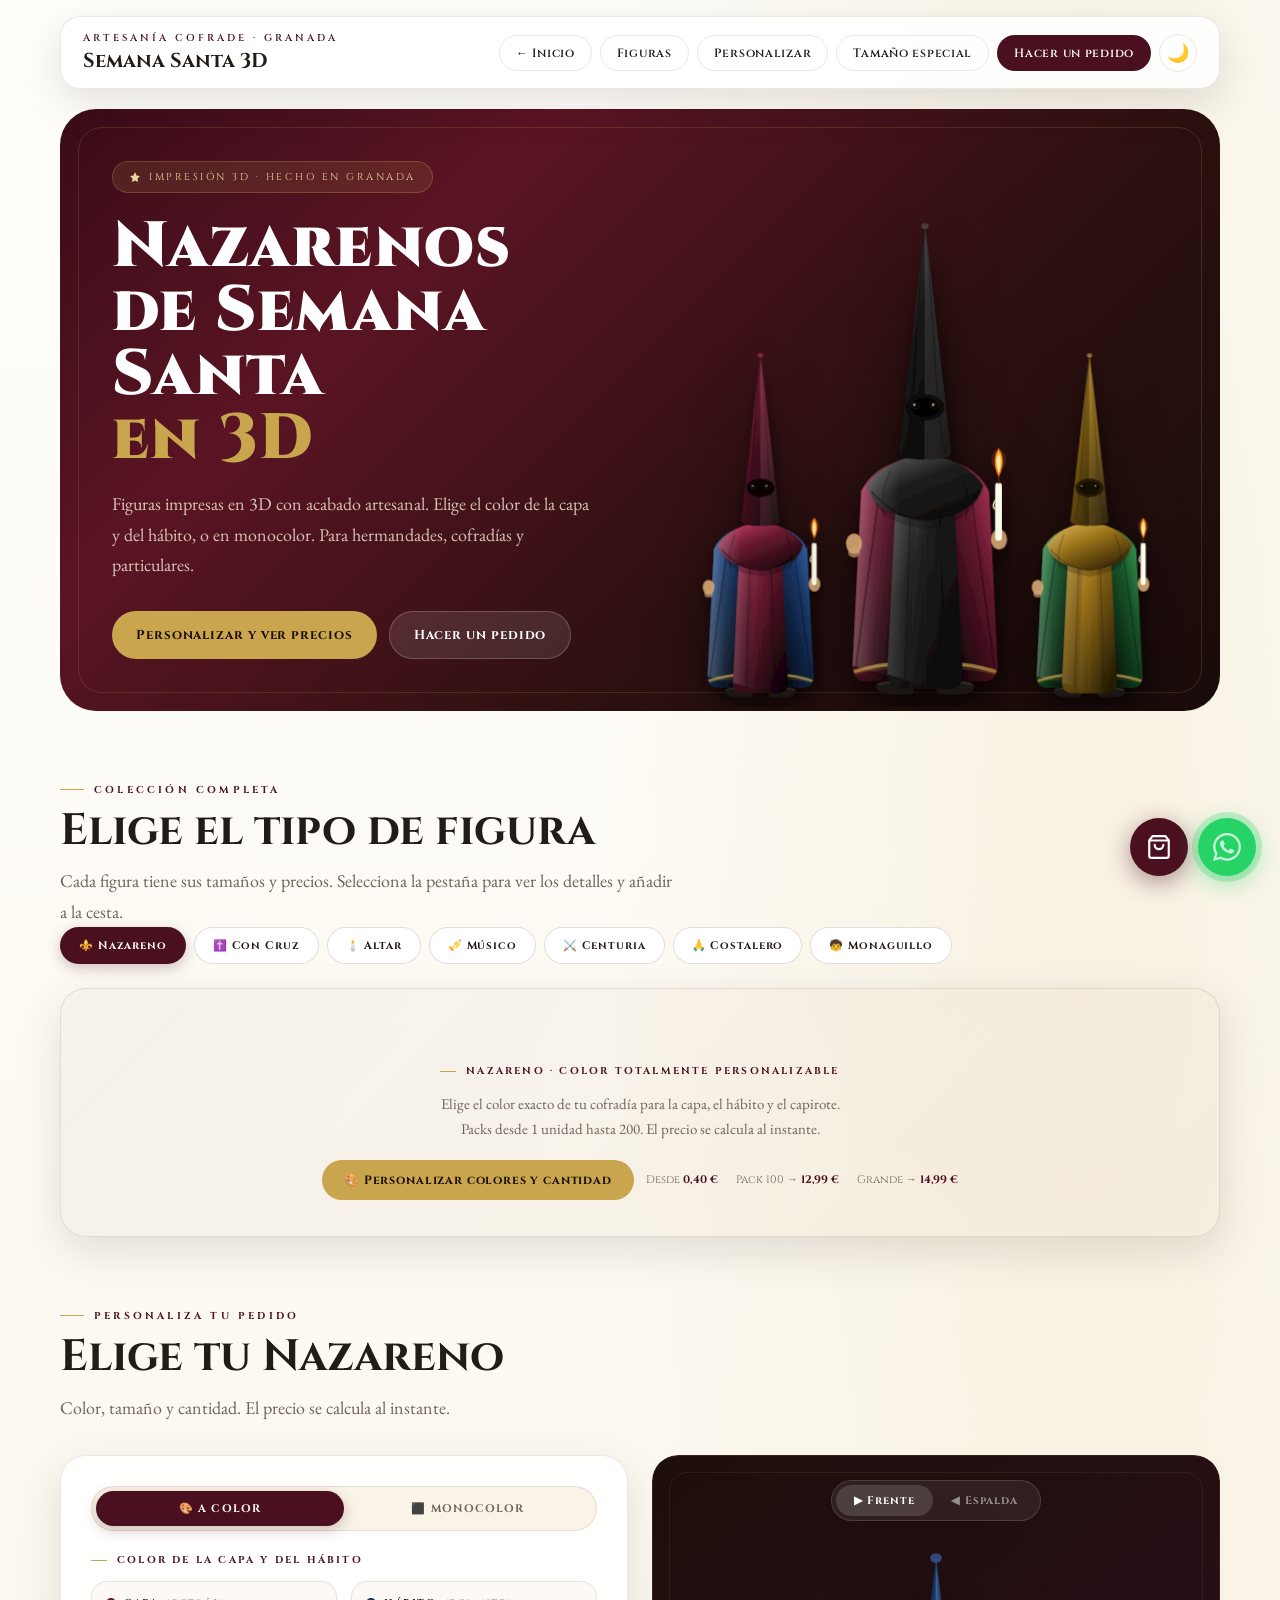
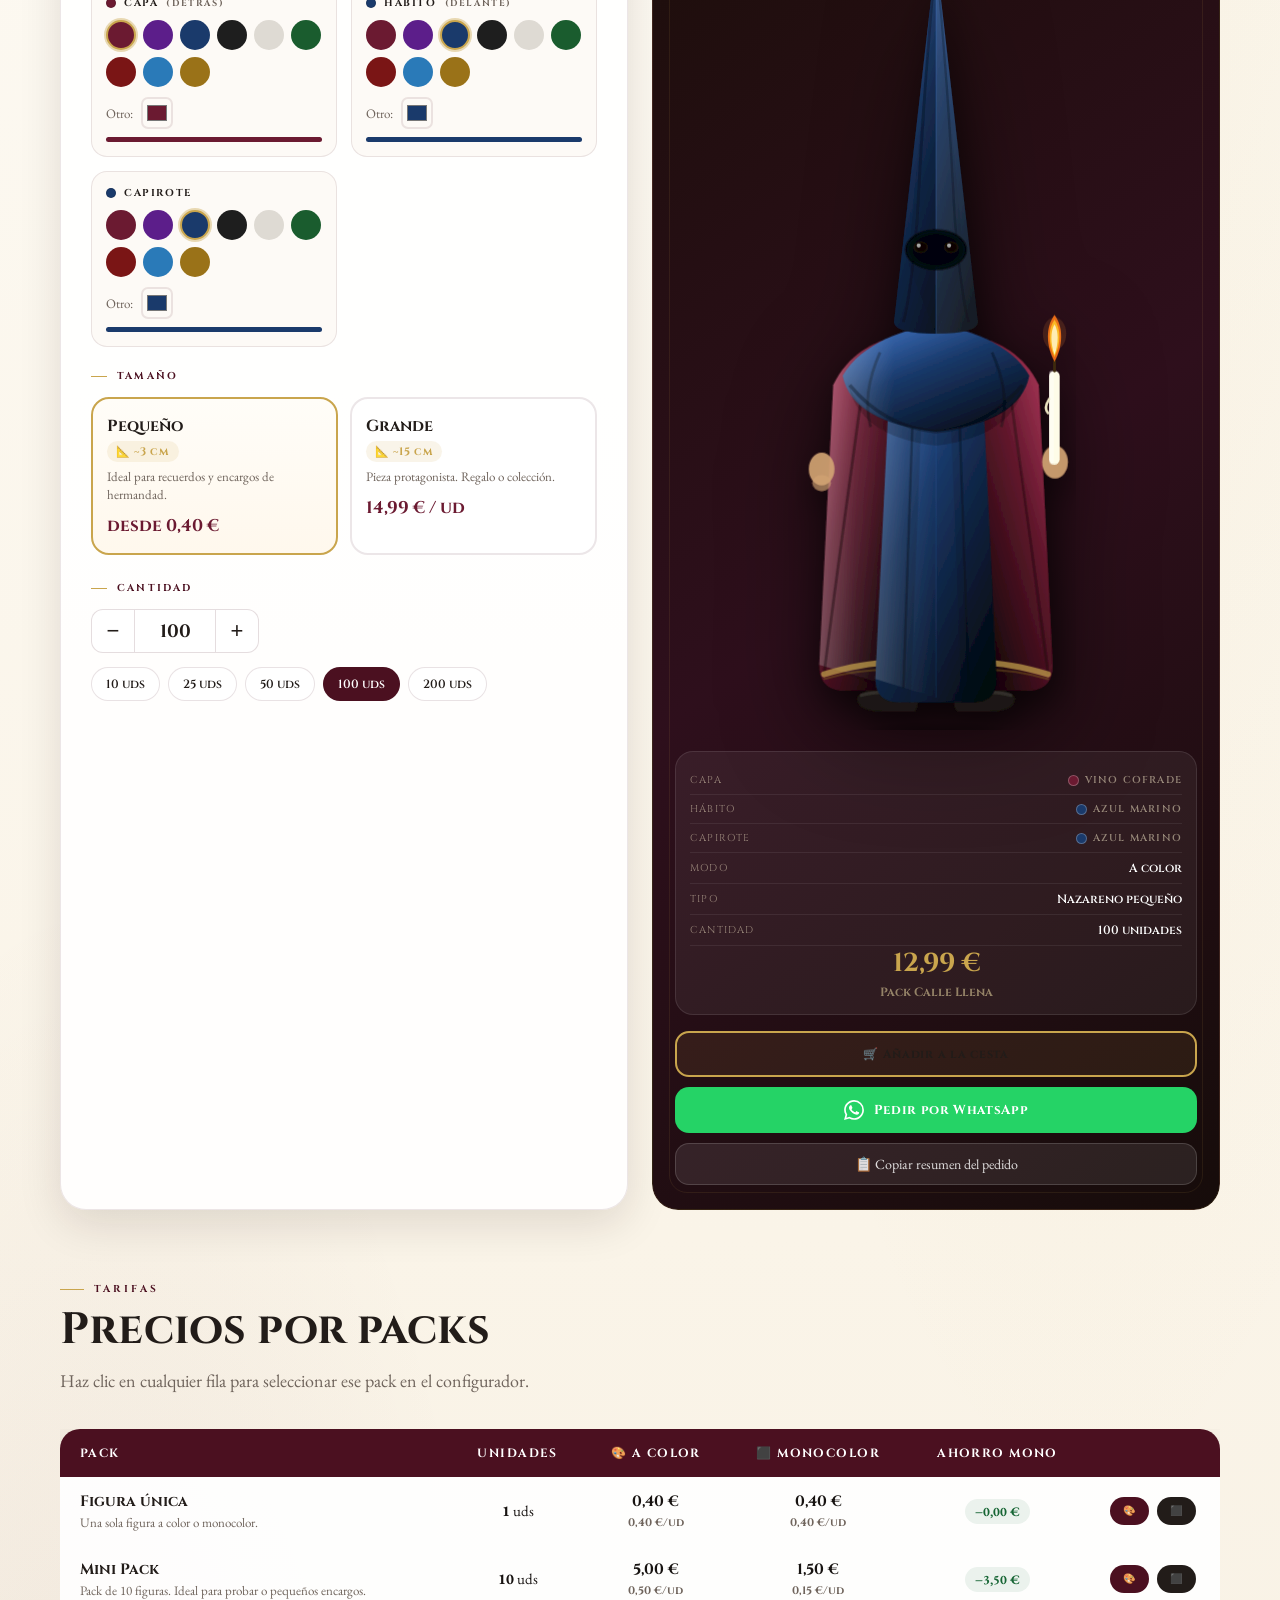
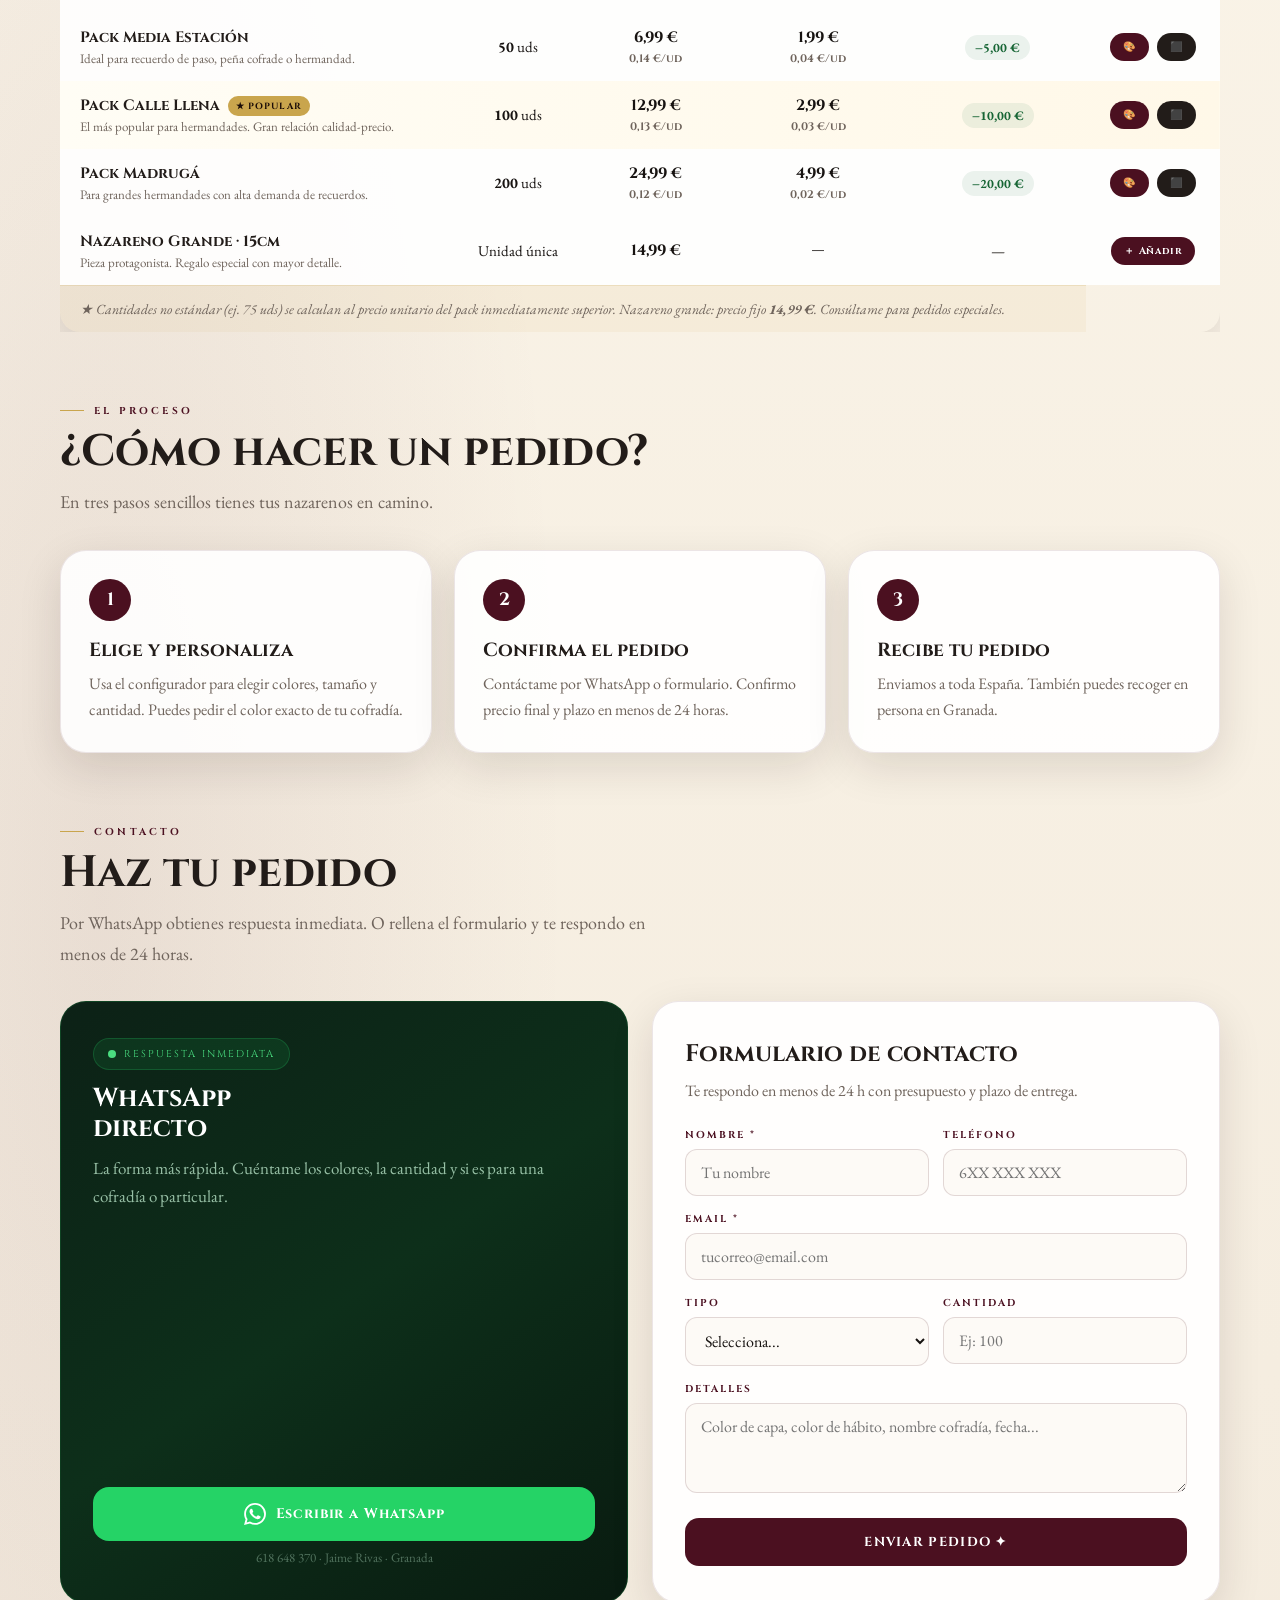
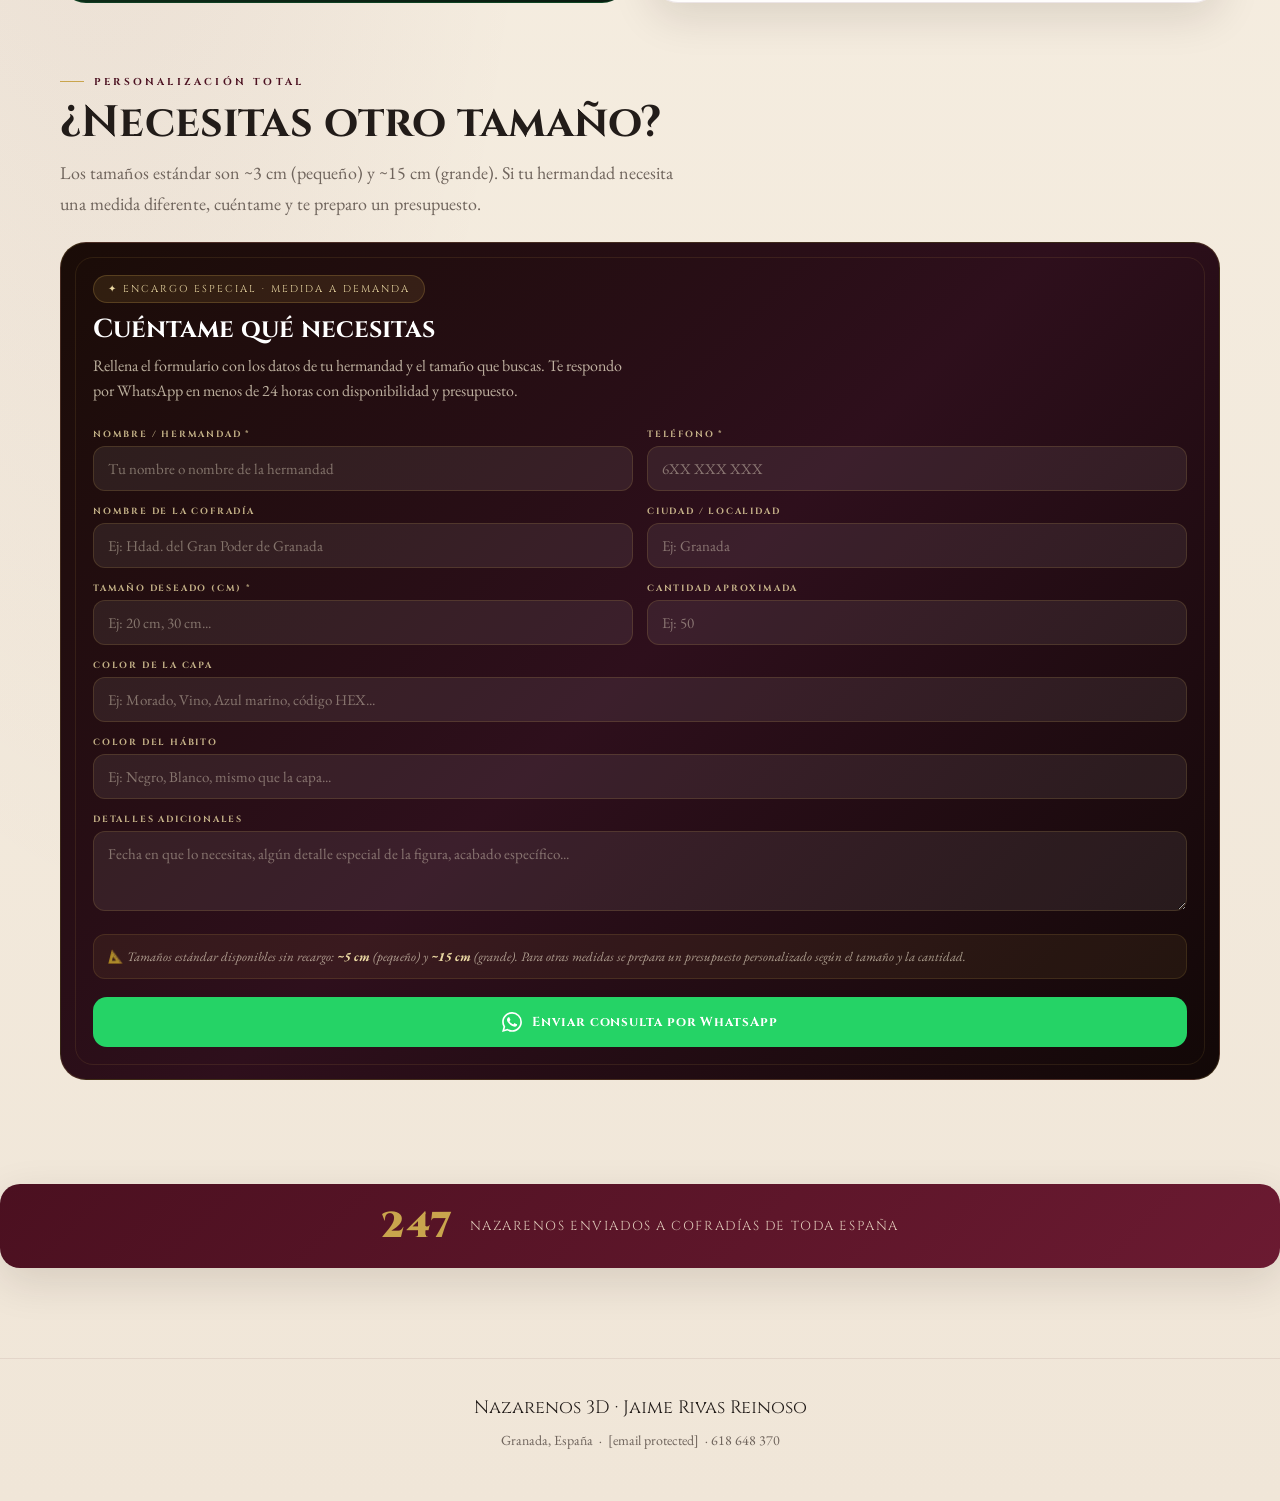
<file: uploads/Nazareno-3d-main (1)/nazarenos.html>
<!DOCTYPE html>
<html lang="es">
<head>
<meta charset="UTF-8">
<meta name="viewport" content="width=device-width, initial-scale=1.0">
<meta name="description" content="Semana Santa 3D · Figuras cofrades en impresión 3D para cofradías y hermandades. Color personalizado de capa y hábito. Envío a toda España desde Granada.">
<meta name="keywords" content="nazarenos 3D, figuras semana santa, impresión 3D cofradías, hermandades Granada, penitentes 3D, recuerdos semana santa, nazarenos personalizados, cofradías Granada, figuras cofrades">
<meta name="author" content="Jaime Rivas Reinoso">
<meta property="og:title" content="Nazarenos 3D · Jaime Rivas · Granada">
<meta property="og:description" content="Figuras de nazarenos en impresión 3D para cofradías y hermandades. Color personalizado, envío a toda España.">
<meta property="og:type" content="website">
<title>Semana Santa 3D · Figuras Cofrades · Jaime Rivas · Granada</title>
<!-- FAVICON inline SVG (nazareno) -->
<link rel="icon" type="image/svg+xml" href="data:image/svg+xml,%3Csvg xmlns='http://www.w3.org/2000/svg' viewBox='0 0 32 32'%3E%3Crect width='32' height='32' rx='8' fill='%234b1020'/%3E%3Cpath d='M16 2 Q19 7 20 11 L19 27 L13 27 L12 11 Q13 7 16 2Z' fill='%23c9a54d'/%3E%3Cellipse cx='16' cy='13' rx='3' ry='2' fill='%234b1020'/%3E%3C/svg%3E">
<link rel="preconnect" href="https://fonts.googleapis.com">
<link rel="preconnect" href="https://fonts.gstatic.com" crossorigin>
<link href="https://fonts.googleapis.com/css2?family=Cinzel:wght@400;600;700;900&family=EB+Garamond:ital,wght@0,400;0,500;0,600;1,400;1,600&display=swap" rel="stylesheet" media="print" onload="this.media='all'">
<style>
*,*::before,*::after{box-sizing:border-box;margin:0;padding:0;}
html{scroll-behavior:smooth;}
:root{
  --vino:#4b1020;--vino2:#6b1a31;
  --oro:#c9a54d;--oroS:#ead8a3;
  --crema:#faf4e8;--tinta:#171311;
  --grafito:#221c19;--gris:#6f645c;
  --borde:rgba(75,16,32,.1);
  --smd:0 14px 44px rgba(34,18,11,.12);
  --slg:0 24px 64px rgba(34,18,11,.2);
  --r:26px;
}
body{font-family:'EB Garamond',Georgia,serif;color:var(--tinta);
  background:radial-gradient(ellipse at 85% 8%,rgba(201,165,77,.12),transparent 32%),
  radial-gradient(ellipse at 8% 65%,rgba(75,16,32,.08),transparent 28%),
  linear-gradient(180deg,#fffefb 0%,#faf4e8 45%,#f0e6d8 100%);min-height:100vh;min-height:-webkit-fill-available;}
.page{width:calc(100vw - 32px);max-width:1160px;margin:0 auto;padding-bottom:80px;}

/* NAV */
.nav{position:sticky;top:14px;z-index:100;margin:16px 0 0;padding:14px 22px;
  background:rgba(255,255,255,.88);-webkit-backdrop-filter:blur(18px);backdrop-filter:blur(18px);
  border:1px solid var(--borde);border-radius:20px;box-shadow:var(--smd);
  display:flex;align-items:center;justify-content:space-between;gap:16px;-webkit-transform:translateZ(0);transform:translateZ(0);}
.nav-brand{display:flex;flex-direction:column;gap:2px;}
.nav-ey{font-family:'Cinzel',serif;font-size:10px;letter-spacing:.3em;text-transform:uppercase;color:var(--vino);font-weight:600;}
.nav-tit{font-family:'Cinzel',serif;font-size:20px;font-weight:700;color:var(--grafito);}
.nav-links{display:flex;gap:8px;flex-wrap:wrap;align-items:center;}
.nav-a{font-family:'Cinzel',serif;font-size:12px;font-weight:600;letter-spacing:.06em;text-decoration:none;padding:9px 16px;border-radius:999px;border:1px solid var(--borde);color:var(--grafito);transition:all .22s;}
.nav-a:hover{background:var(--crema);border-color:rgba(75,16,32,.22);}
.nav-a.pri{background:var(--vino);color:#fff;border-color:transparent;}
.nav-a.pri:hover{background:var(--vino2);transform:translateY(-1px);}

/* HERO */
.hero{margin-top:20px;border-radius:36px;overflow:hidden;position:relative;
  background:linear-gradient(135deg,#3a0c18 0%,#5a1423 28%,#2c1010 65%,#190c0a 100%);
  padding:52px 52px 0;display:grid;grid-template-columns:1.05fr .95fr;gap:32px;align-items:end;}
.hero::before{content:'';position:absolute;inset:18px;border:1px solid rgba(201,165,77,.18);border-radius:24px;pointer-events:none;z-index:0;}
.hero-copy{position:relative;z-index:2;padding-bottom:52px;}
.hero-pill{display:inline-flex;align-items:center;gap:8px;padding:8px 16px;border-radius:999px;background:rgba(201,165,77,.13);border:1px solid rgba(201,165,77,.28);color:var(--oroS);font-family:'Cinzel',serif;font-size:10px;letter-spacing:.25em;text-transform:uppercase;margin-bottom:22px;}
.hero-h1{font-family:'Cinzel',serif;font-size:clamp(36px,5.5vw,64px);font-weight:900;line-height:1.0;letter-spacing:.02em;color:#fff;margin-bottom:18px;}
.hero-h1 em{color:var(--oro);font-style:normal;display:block;}
.hero-p{font-size:18px;line-height:1.7;color:rgba(255,245,220,.78);max-width:480px;margin-bottom:30px;}
.hero-cta{display:flex;gap:12px;flex-wrap:wrap;}
.btn{display:inline-flex;align-items:center;gap:8px;padding:14px 24px;border-radius:999px;border:none;font-family:'Cinzel',serif;font-size:13px;font-weight:700;letter-spacing:.07em;text-decoration:none;cursor:pointer;transition:all .25s;}
.btn-gold{background:var(--oro);color:#1a0c07;}
.btn-gold:hover{background:#deba5e;transform:translateY(-2px);box-shadow:0 10px 28px rgba(201,165,77,.4);}
.btn-ghost{background:rgba(255,255,255,.1);color:#fff;border:1px solid rgba(255,255,255,.2);}
.btn-ghost:hover{background:rgba(255,255,255,.18);transform:translateY(-2px);}
.hero-art{position:relative;z-index:2;display:flex;align-items:flex-end;justify-content:center;gap:14px;padding:0 8px;}
.hnz{opacity:0;transform:translateY(50px);animation:nzRise .9s cubic-bezier(.22,1,.36,1) forwards;filter:drop-shadow(0 18px 30px rgba(0,0,0,.45));cursor:pointer;transition:filter .3s;}
.hnz:hover{filter:drop-shadow(0 24px 40px rgba(0,0,0,.65));}
.hnz:nth-child(1){width:27%;animation-delay:.28s;}
.hnz:nth-child(2){width:37%;animation-delay:.08s;}
.hnz:nth-child(3){width:27%;animation-delay:.44s;}
@keyframes nzRise{to{opacity:1;transform:translateY(0);}}
@keyframes nzFloat{0%,100%{transform:translateY(0);}50%{transform:translateY(-10px);}}
.hnz.floating{animation:nzFloat 3.2s ease-in-out infinite;}

/* SECCIONES */
.section{margin-top:72px;}
.sec-lbl{font-family:'Cinzel',serif;font-size:10px;letter-spacing:.32em;text-transform:uppercase;color:var(--vino);font-weight:700;margin-bottom:10px;display:flex;align-items:center;gap:10px;}
.sec-lbl::before{content:'';display:block;width:24px;height:1px;background:var(--oro);}
.sec-h2{font-family:'Cinzel',serif;font-size:clamp(26px,4vw,44px);font-weight:700;line-height:1.08;color:var(--grafito);margin-bottom:12px;}
.sec-p{font-size:18px;color:var(--gris);line-height:1.7;max-width:620px;}
.card{background:rgba(255,255,255,.9);border:1px solid var(--borde);border-radius:var(--r);box-shadow:var(--smd);padding:30px;}

/* CONFIGURADOR */
.cfg-grid{display:grid;grid-template-columns:1fr 1fr;gap:24px;margin-top:32px;}
.blk{margin-bottom:26px;}
.blk:last-child{margin-bottom:0;}
.blk-lbl{font-family:'Cinzel',serif;font-size:10px;letter-spacing:.22em;text-transform:uppercase;color:var(--vino);font-weight:700;margin-bottom:14px;display:flex;align-items:center;gap:10px;}
.blk-lbl::before{content:'';width:16px;height:1px;background:var(--oro);}

/* TOGGLE COLOR/MONO */
.mode-toggle{display:flex;gap:0;margin-bottom:22px;background:var(--crema);border:1px solid var(--borde);border-radius:999px;padding:4px;}
.mode-btn{flex:1;padding:10px 14px;border:none;border-radius:999px;cursor:pointer;font-family:'Cinzel',serif;font-size:11px;font-weight:700;letter-spacing:.1em;text-transform:uppercase;background:transparent;color:var(--gris);transition:all .22s;}
.mode-btn.on{background:var(--vino);color:#fff;box-shadow:0 4px 14px rgba(75,16,32,.25);}
.mode-btn.on.mono-btn{background:var(--grafito);}

/* ZONAS DE COLOR */
.dual-color{display:grid;grid-template-columns:1fr 1fr;gap:14px;margin-bottom:22px;}
.color-zone{border:1px solid var(--borde);border-radius:16px;padding:14px;background:#fdfaf6;}
.zone-title{font-family:'Cinzel',serif;font-size:10px;letter-spacing:.16em;text-transform:uppercase;font-weight:700;margin-bottom:10px;display:flex;align-items:center;gap:8px;color:var(--grafito);}
.zone-title .dot{width:10px;height:10px;border-radius:50%;flex-shrink:0;border:1px solid rgba(0,0,0,.15);}
.zone-swatch-row{display:flex;flex-wrap:wrap;gap:7px;margin-bottom:10px;}
.sw{width:30px;height:30px;border-radius:50%;cursor:pointer;border:2px solid transparent;outline:none;transition:all .2s;position:relative;flex-shrink:0;}
.sw:hover{transform:scale(1.18);}
.sw.on{border-color:var(--oro);box-shadow:0 0 0 2px rgba(201,165,77,.4);}
.sw-tip{display:none;position:absolute;bottom:calc(100% + 6px);left:50%;transform:translateX(-50%);background:var(--grafito);color:#fff;font-family:'Cinzel',serif;font-size:9px;white-space:nowrap;padding:4px 8px;border-radius:5px;pointer-events:none;z-index:20;}
.sw:hover .sw-tip{display:block;}
.zone-custom{display:flex;align-items:center;gap:8px;margin-top:4px;}
.zone-custom label{font-size:13px;color:var(--gris);}
.zone-custom input[type=color]{width:32px;height:32px;border:2px solid var(--borde);border-radius:7px;cursor:pointer;padding:2px;background:transparent;}
.color-strip{height:5px;border-radius:999px;margin-top:8px;transition:background .3s;}

/* MONO ZONE */
.mono-zone{border:1px solid var(--borde);border-radius:16px;padding:14px;background:#fdfaf6;margin-bottom:22px;}

/* SIZE / QTY */
.size-row{display:grid;grid-template-columns:1fr 1fr;gap:12px;}
.sz{padding:16px 14px;border-radius:18px;border:2px solid rgba(75,16,32,.1);background:#fff;cursor:pointer;transition:all .22s;text-align:left;}
.sz:hover{border-color:rgba(75,16,32,.25);transform:translateY(-2px);}
.sz.on{border-color:var(--oro);background:linear-gradient(180deg,#fffdf8,#fff8ed);}
.sz-name{font-family:'Cinzel',serif;font-size:16px;font-weight:700;color:var(--grafito);margin-bottom:2px;}
.sz-meds{margin-bottom:6px;}
.sz-meds span{
  display:inline-flex;align-items:center;gap:4px;
  font-family:'Cinzel',serif;font-size:11px;font-weight:700;
  color:var(--oro);background:rgba(201,165,77,.12);
  padding:3px 9px;border-radius:999px;letter-spacing:.06em;
}
.sz-sub{font-size:13px;color:var(--gris);line-height:1.4;margin-bottom:10px;}
.sz-price{font-family:'Cinzel',serif;font-size:17px;font-weight:700;color:var(--vino2);}

/* ENCARGO ESPECIAL */
.encargo-card{
  margin-top:22px;border-radius:var(--r);overflow:hidden;
  background:linear-gradient(135deg,#1a0c07 0%,#2e0f1c 50%,#120807 100%);
  border:1px solid rgba(201,165,77,.2);padding:32px;
  position:relative;
}
.encargo-card::before{
  content:'';position:absolute;inset:14px;
  border:1px solid rgba(201,165,77,.12);border-radius:18px;pointer-events:none;
}
.encargo-head{display:flex;align-items:flex-start;justify-content:space-between;gap:20px;margin-bottom:24px;position:relative;z-index:1;}
.encargo-copy{}
.encargo-pill{
  display:inline-flex;align-items:center;gap:7px;
  padding:6px 14px;border-radius:999px;margin-bottom:12px;
  background:rgba(201,165,77,.12);border:1px solid rgba(201,165,77,.25);
  color:var(--oroS);font-family:'Cinzel',serif;font-size:10px;letter-spacing:.2em;text-transform:uppercase;
}
.encargo-h3{font-family:'Cinzel',serif;font-size:26px;font-weight:700;color:#fff;line-height:1.15;margin-bottom:8px;}
.encargo-p{font-size:16px;color:rgba(255,245,220,.7);line-height:1.6;max-width:540px;}
.encargo-form{position:relative;z-index:1;display:grid;grid-template-columns:1fr 1fr;gap:14px;}
.encargo-form .fgrp{margin-bottom:0;}
.encargo-form .fgrp.full{grid-column:1/-1;}
.encargo-finput,.encargo-fsel,.encargo-ftxt{
  width:100%;padding:12px 14px;
  border:1px solid rgba(201,165,77,.18);border-radius:12px;
  font-family:'EB Garamond',serif;font-size:15px;color:#fff;
  background:rgba(255,255,255,.07);outline:none;transition:all .2s;
}
.encargo-finput::placeholder,.encargo-fsel::placeholder,.encargo-ftxt::placeholder{color:rgba(255,245,220,.4);}
.encargo-finput:focus,.encargo-fsel:focus,.encargo-ftxt:focus{
  border-color:rgba(201,165,77,.5);background:rgba(255,255,255,.1);
}
.encargo-fsel option{background:#1a0c07;color:#fff;}
.encargo-ftxt{resize:vertical;min-height:80px;}
.encargo-flbl{display:block;font-family:'Cinzel',serif;font-size:9px;letter-spacing:.2em;text-transform:uppercase;color:var(--oroS);font-weight:700;margin-bottom:6px;opacity:.8;}
.encargo-nota{
  grid-column:1/-1;margin-top:4px;
  padding:12px 14px;border-radius:12px;
  background:rgba(201,165,77,.08);border:1px solid rgba(201,165,77,.15);
  font-size:13px;color:rgba(255,245,220,.6);line-height:1.5;font-style:italic;
}
.btn-encargo-wa{
  grid-column:1/-1;display:flex;align-items:center;justify-content:center;gap:10px;
  padding:15px;border-radius:14px;background:#25D366;color:#fff;border:none;cursor:pointer;
  font-family:'Cinzel',serif;font-size:13px;font-weight:700;letter-spacing:.07em;
  transition:all .26s;margin-top:4px;
}
.btn-encargo-wa:hover{background:#1cb957;transform:translateY(-2px);box-shadow:0 12px 28px rgba(37,211,102,.35);}
body.dark .encargo-card{background:linear-gradient(135deg,#120807,#200d16,#0e0504);}

.qty-row{display:flex;align-items:center;margin-bottom:14px;}
.qbtn{width:44px;height:44px;border:1px solid rgba(75,16,32,.14);background:#fff;cursor:pointer;font-size:22px;color:var(--grafito);display:flex;align-items:center;justify-content:center;transition:all .18s;user-select:none;}
.qbtn:first-child{border-radius:12px 0 0 12px;}
.qbtn:last-child{border-radius:0 12px 12px 0;}
.qbtn:hover{background:var(--crema);color:var(--vino);}
.qty-num{height:44px;min-width:80px;padding:0 12px;border:1px solid rgba(75,16,32,.14);border-left:none;border-right:none;background:#fff;text-align:center;font-family:'Cinzel',serif;font-size:18px;font-weight:700;color:var(--grafito);display:flex;align-items:center;justify-content:center;}
.qty-presets{display:flex;flex-wrap:wrap;gap:8px;}
.qp{padding:8px 14px;border-radius:999px;border:1px solid rgba(75,16,32,.12);background:#fff;font-family:'Cinzel',serif;font-size:12px;font-weight:600;color:var(--grafito);cursor:pointer;transition:all .18s;}
.qp:hover{background:var(--crema);}
.qp.on{background:var(--vino);color:#fff;border-color:transparent;}

/* PREVIEW PANEL */
.cfg-prev{position:relative;border-radius:var(--r);overflow:hidden;-webkit-mask-image:-webkit-radial-gradient(white,black);
  background:linear-gradient(145deg,#1c0e0a,#2e0f1c,#160c0a);
  border:1px solid rgba(201,165,77,.15);box-shadow:0 28px 70px rgba(14,6,3,.35);
  display:flex;flex-direction:column;align-items:center;padding:24px 22px;gap:16px;}
.cfg-prev::before{content:'';position:absolute;inset:16px;border:1px solid rgba(201,165,77,.1);border-radius:18px;pointer-events:none;}
.view-toggle{position:relative;z-index:1;display:flex;gap:0;background:rgba(255,255,255,.07);border:1px solid rgba(255,255,255,.14);border-radius:999px;padding:4px;}
.view-btn{padding:8px 18px;border:none;border-radius:999px;cursor:pointer;font-family:'Cinzel',serif;font-size:11px;font-weight:700;letter-spacing:.1em;background:transparent;color:rgba(255,255,255,.5);transition:all .22s;}
.view-btn.on{background:rgba(255,255,255,.14);color:#fff;}
.prev-nz-wrap{position:relative;z-index:1;display:flex;justify-content:center;width:100%;}
#previewSvg{
  width:100%;
  filter:drop-shadow(0 22px 44px rgba(0,0,0,.6));
}
.prev-info{position:relative;z-index:1;width:100%;background:rgba(255,255,255,.06);border:1px solid rgba(255,255,255,.1);border-radius:18px;padding:14px;}
.prev-row{display:flex;justify-content:space-between;align-items:center;padding:7px 0;border-bottom:1px solid rgba(255,255,255,.07);}
.prev-row:last-child{border-bottom:none;}
.prev-row span{color:rgba(255,245,210,.5);text-transform:uppercase;font-size:10px;letter-spacing:.12em;font-family:'Cinzel',serif;}
.prev-row b{color:#fff;font-family:'Cinzel',serif;font-size:12px;font-weight:600;text-align:right;display:flex;align-items:center;gap:6px;}
.cdot{width:11px;height:11px;border-radius:50%;border:1px solid rgba(255,255,255,.25);flex-shrink:0;display:inline-block;}
.prev-price{font-family:'Cinzel',serif;font-size:26px;font-weight:700;color:var(--oro);text-align:center;}
.prev-price small{font-size:12px;color:rgba(234,216,163,.55);display:block;margin-top:3px;}
.prev-actions{position:relative;z-index:1;display:flex;flex-direction:column;gap:10px;width:100%;}
.btn-wa{display:flex;align-items:center;justify-content:center;gap:10px;padding:13px;border-radius:14px;background:#25D366;color:#fff;text-decoration:none;font-family:'Cinzel',serif;font-size:13px;font-weight:700;letter-spacing:.05em;transition:all .24s;}
.btn-wa:hover{background:#1cb957;transform:translateY(-2px);box-shadow:0 12px 30px rgba(37,211,102,.3);}
.btn-copy{padding:11px;border-radius:14px;border:none;cursor:pointer;background:rgba(255,255,255,.09);color:rgba(255,255,255,.85);border:1px solid rgba(255,255,255,.15);font-size:14px;transition:all .22s;font-family:'EB Garamond',serif;}
.btn-copy:hover{background:rgba(255,255,255,.16);}

/* TABLA DE PRECIOS */
.price-table-wrap{margin-top:32px;overflow-x:auto;}
.price-table{width:100%;border-collapse:separate;border-spacing:0;border-radius:20px;overflow:hidden;box-shadow:var(--smd);}
.price-table thead tr{background:var(--vino);}
.price-table thead th{font-family:'Cinzel',serif;font-size:12px;font-weight:700;letter-spacing:.12em;text-transform:uppercase;color:#fff;padding:16px 20px;text-align:left;}
.price-table thead th:not(:first-child){text-align:center;}
.price-table tbody tr{background:rgba(255,255,255,.92);border-bottom:1px solid rgba(75,16,32,.07);transition:background .18s;}
.price-table tbody tr:hover{background:#fffdf8;}
.price-table tbody tr.popular{background:linear-gradient(90deg,#fffdf5,#fff8e8);}
.price-table tbody tr:last-child{border-bottom:none;}
.price-table td{padding:14px 20px;font-size:15px;color:var(--tinta);vertical-align:middle;}
.price-table td:not(:first-child){text-align:center;}
.td-name{font-family:'Cinzel',serif;font-weight:700;font-size:15px;color:var(--grafito);}
.td-qty{font-size:13px;color:var(--gris);margin-top:2px;}
.td-price{font-family:'Cinzel',serif;font-size:20px;font-weight:700;color:var(--grafito);}
.td-mono{font-family:'Cinzel',serif;font-size:20px;font-weight:700;color:var(--vino2);}
.td-save{font-size:13px;color:#166534;background:rgba(22,101,52,.08);border-radius:999px;padding:4px 10px;white-space:nowrap;font-weight:700;}
.popular-badge{display:inline-flex;align-items:center;gap:5px;font-family:'Cinzel',serif;font-size:9px;font-weight:700;letter-spacing:.12em;text-transform:uppercase;background:var(--oro);color:#1a0c07;padding:4px 8px;border-radius:999px;margin-left:8px;vertical-align:middle;}
.price-table tfoot td{background:rgba(201,165,77,.08);font-size:14px;color:var(--gris);padding:14px 20px;font-style:italic;border-top:1px solid rgba(201,165,77,.2);}
.btn-tadd{border:none;cursor:pointer;padding:7px 13px;border-radius:999px;background:var(--vino);color:#fff;font-family:'Cinzel',serif;font-size:10px;font-weight:700;letter-spacing:.08em;transition:all .2s;display:inline-flex;align-items:center;gap:5px;white-space:nowrap;}
.btn-tadd:hover{background:var(--vino2);transform:scale(1.06);}
.btn-tadd.ok{background:#166534;}
.btn-tadd.mono{background:var(--grafito);margin-left:5px;}
.btn-tadd.mono:hover{background:#111;}
.td-add{white-space:nowrap;}

/* mantener pack click highlight */
.price-table tbody tr{cursor:pointer;}
.price-table tbody tr.on td:first-child{border-left:3px solid var(--oro);}

/* PACKS (ocultos, solo se usan en JS para datos) */
.packs-grid{display:grid;grid-template-columns:repeat(3,1fr);gap:20px;margin-top:32px;}
.pack{background:rgba(255,255,255,.9);border:1px solid var(--borde);border-radius:var(--r);padding:24px;box-shadow:var(--smd);cursor:pointer;transition:all .26s;position:relative;overflow:hidden;}
.pack::after{content:'';position:absolute;top:-48px;right:-48px;width:130px;height:130px;border-radius:50%;background:radial-gradient(circle,rgba(201,165,77,.14),transparent 70%);pointer-events:none;}
.pack:hover{transform:translateY(-6px);box-shadow:var(--slg);}
.pack.on{border-color:var(--oro);box-shadow:0 0 0 2px rgba(201,165,77,.3),var(--slg);}
.pack-badge{display:inline-flex;align-items:center;padding:5px 11px;border-radius:999px;margin-bottom:12px;font-family:'Cinzel',serif;font-size:10px;font-weight:700;letter-spacing:.1em;text-transform:uppercase;background:rgba(75,16,32,.1);color:var(--vino2);}
.pack-badge.g{background:rgba(201,165,77,.18);color:#7a5a0d;}
.pack-name{font-family:'Cinzel',serif;font-size:18px;font-weight:700;color:var(--grafito);margin-bottom:4px;}
.pack-qty{font-size:14px;color:var(--gris);margin-bottom:10px;}
.pack-desc{font-size:14px;color:var(--gris);line-height:1.6;margin-bottom:16px;}
.pack-price{font-family:'Cinzel',serif;font-size:30px;font-weight:700;color:var(--grafito);}
.pack-mono-price{font-size:13px;color:var(--gris);margin-top:6px;}
.pack-mono-price strong{color:var(--grafito);}
.packs-note{margin-top:18px;padding:16px 20px;border-radius:16px;background:rgba(201,165,77,.08);border:1px solid rgba(201,165,77,.2);font-size:15px;color:var(--gris);line-height:1.6;font-style:italic;}

/* STEPS */
.steps-grid{display:grid;grid-template-columns:repeat(3,1fr);gap:22px;margin-top:32px;}
.step{background:rgba(255,255,255,.9);border:1px solid var(--borde);border-radius:var(--r);padding:28px;box-shadow:var(--smd);}
.step-num{width:42px;height:42px;border-radius:50%;background:var(--vino);color:#fff;font-family:'Cinzel',serif;font-size:18px;font-weight:700;display:flex;align-items:center;justify-content:center;margin-bottom:16px;}
.step-tit{font-family:'Cinzel',serif;font-size:19px;font-weight:700;color:var(--grafito);margin-bottom:8px;}
.step-p{font-size:16px;color:var(--gris);line-height:1.65;}

/* PEDIDO */
.ped-grid{display:grid;grid-template-columns:1fr 1fr;gap:24px;margin-top:32px;}
.wa-card{border-radius:var(--r);overflow:hidden;background:linear-gradient(145deg,#0c2116,#0d2f1a,#091b10);border:1px solid rgba(37,211,102,.15);padding:36px 32px;display:flex;flex-direction:column;justify-content:space-between;gap:26px;min-height:360px;}
.wa-pill{display:inline-flex;align-items:center;gap:8px;padding:8px 14px;border-radius:999px;background:rgba(37,211,102,.1);border:1px solid rgba(37,211,102,.22);color:#4ade80;font-family:'Cinzel',serif;font-size:10px;letter-spacing:.2em;text-transform:uppercase;margin-bottom:14px;}
.wa-h3{font-family:'Cinzel',serif;font-size:26px;font-weight:700;color:#fff;line-height:1.15;margin-bottom:10px;}
.wa-p{font-size:17px;color:rgba(210,255,225,.7);line-height:1.65;}
.btn-wa-big{display:flex;align-items:center;justify-content:center;gap:10px;width:100%;padding:16px 24px;border-radius:16px;background:#25D366;color:#fff;text-decoration:none;font-family:'Cinzel',serif;font-size:14px;font-weight:700;letter-spacing:.06em;transition:all .26s;}
.btn-wa-big:hover{background:#1cb957;transform:translateY(-3px);box-shadow:0 14px 36px rgba(37,211,102,.35);}
.wa-foot{text-align:center;color:rgba(210,255,225,.35);font-size:13px;margin-top:8px;}
.form-card{background:rgba(255,255,255,.93);border:1px solid var(--borde);border-radius:var(--r);padding:36px 32px;box-shadow:var(--smd);}
.form-h3{font-family:'Cinzel',serif;font-size:24px;font-weight:700;color:var(--grafito);margin-bottom:8px;}
.form-sub{font-size:16px;color:var(--gris);margin-bottom:24px;line-height:1.6;}
.fgrp{margin-bottom:16px;}
.flbl{display:block;font-family:'Cinzel',serif;font-size:10px;letter-spacing:.2em;text-transform:uppercase;color:var(--vino);font-weight:700;margin-bottom:7px;}
.finput,.fsel,.ftxt{width:100%;padding:12px 15px;border:1px solid rgba(75,16,32,.15);border-radius:12px;font-family:'EB Garamond',serif;font-size:16px;color:var(--tinta);background:#fdfaf6;outline:none;transition:all .2s;}
.finput:focus,.fsel:focus,.ftxt:focus{border-color:var(--vino);background:#fff;box-shadow:0 0 0 3px rgba(75,16,32,.1);}
.ftxt{resize:vertical;min-height:90px;}
.frow{display:grid;grid-template-columns:1fr 1fr;gap:14px;}
.btn-sub{width:100%;padding:15px;border-radius:14px;border:none;background:var(--vino);color:#fff;cursor:pointer;font-family:'Cinzel',serif;font-size:13px;font-weight:700;letter-spacing:.1em;text-transform:uppercase;transition:all .26s;margin-top:4px;}
.btn-sub:hover{background:var(--vino2);transform:translateY(-2px);box-shadow:0 10px 28px rgba(75,16,32,.35);}
.btn-sub:disabled{opacity:.6;cursor:not-allowed;transform:none;}
.form-ok{display:none;text-align:center;padding:22px;margin-top:16px;border-radius:16px;background:rgba(37,211,102,.07);border:1px solid rgba(37,211,102,.2);}
.form-ok.show{display:block;}
.form-ok strong{display:block;font-size:18px;margin-bottom:6px;color:#166534;}
.form-ok p{font-size:15px;color:#166534;line-height:1.55;}

/* WA FLOTANTE */
.wa-float{position:fixed;bottom:24px;right:24px;z-index:200;width:58px;height:58px;border-radius:50%;background:#25D366;color:#fff;border:none;cursor:pointer;display:flex;align-items:center;justify-content:center;box-shadow:0 6px 24px rgba(37,211,102,.45);transition:all .25s;text-decoration:none;}
.wa-float:hover{transform:scale(1.1) translateY(-3px);box-shadow:0 12px 32px rgba(37,211,102,.55);}
.wa-pulse{position:absolute;inset:-6px;border-radius:50%;background:rgba(37,211,102,.25);animation:pulse 2s ease-in-out infinite;}
@keyframes pulse{0%,100%{transform:scale(1);opacity:.6;}50%{transform:scale(1.18);opacity:0;}}

/* ANIMACIÓN NAZARENO VOLADOR */
.fly-nz{
  position:fixed;z-index:9999;pointer-events:none;
  width:44px;opacity:1;
  filter:drop-shadow(0 4px 12px rgba(0,0,0,.4));
  transition:none;
}
@-webkit-keyframes flyToCart{0%{opacity:1;-webkit-transform:scale(1);transform:scale(1);}100%{opacity:0;-webkit-transform:scale(.3) translate(var(--tx),var(--ty));transform:scale(.3) translate(var(--tx),var(--ty));}}@keyframes flyToCart{
  0%  {transform:scale(1) rotate(0deg);   opacity:1;}
  60% {transform:scale(.7) rotate(-15deg);opacity:.9;}
  100%{transform:scale(.2) rotate(-30deg);opacity:0;}
}

/* HOVER PREVIEW EN SWATCHES */
.sw-preview{
  position:fixed;z-index:500;pointer-events:none;
  width:72px;opacity:0;-webkit-transform:scale(.7);transform:scale(.7);
  -webkit-transition:opacity .18s,transform .18s;
  filter:drop-shadow(0 8px 18px rgba(0,0,0,.5));
}
.sw-preview.show{opacity:1;-webkit-transform:scale(1);transform:scale(1);}

/* PRECIO POR UNIDAD EN TABLA */
.td-pu{font-size:11px;color:var(--gris);margin-top:3px;}

/* CONTADOR NAZARENOS */
.counter-bar{
  margin-top:24px;
  padding:18px 28px;border-radius:20px;
  background:linear-gradient(135deg,var(--vino),var(--vino2));
  display:flex;align-items:center;justify-content:center;gap:16px;
  box-shadow:var(--smd);
}
.counter-num{
  font-family:'Cinzel',serif;font-size:36px;font-weight:900;color:var(--oro);
  letter-spacing:.04em;
}
.counter-txt{font-family:'Cinzel',serif;font-size:13px;color:rgba(255,245,220,.8);letter-spacing:.12em;text-transform:uppercase;}

/* POPUP DATOS CLIENTE */
.popup-overlay{
  position:fixed;inset:0;z-index:500;
  background:rgba(23,13,11,.55);-webkit-backdrop-filter:blur(4px);
  background:rgba(23,13,11,.55);backdrop-filter:blur(4px);
  display:none;align-items:center;justify-content:center;padding:20px;
}
.popup-overlay.open{display:flex;}
.popup-box{
  background:#fff;border-radius:28px;padding:32px;
  width:100%;max-width:440px;box-shadow:0 32px 80px rgba(0,0,0,.28);
  animation:popIn .3s cubic-bezier(.22,1,.36,1);
}
@keyframes popIn{from{transform:scale(.88);opacity:0;}to{transform:scale(1);opacity:1;}}
.popup-title{font-family:'Cinzel',serif;font-size:22px;font-weight:700;color:var(--grafito);margin-bottom:6px;}
.popup-sub{font-size:15px;color:var(--gris);margin-bottom:22px;line-height:1.5;}
.popup-fgrp{margin-bottom:14px;}
.popup-lbl{display:block;font-family:'Cinzel',serif;font-size:10px;letter-spacing:.2em;text-transform:uppercase;color:var(--vino);font-weight:700;margin-bottom:6px;}
.popup-input{width:100%;padding:12px 14px;border:1px solid rgba(75,16,32,.15);border-radius:12px;font-family:'EB Garamond',serif;font-size:16px;color:var(--tinta);background:#fdfaf6;outline:none;transition:all .2s;}
.popup-input:focus{border-color:var(--vino);background:#fff;box-shadow:0 0 0 3px rgba(75,16,32,.1);}
.popup-btns{display:flex;gap:10px;margin-top:6px;}
.popup-send-wa{flex:1;display:flex;align-items:center;justify-content:center;gap:8px;padding:13px;border-radius:14px;background:#25D366;color:#fff;border:none;cursor:pointer;font-family:'Cinzel',serif;font-size:12px;font-weight:700;letter-spacing:.06em;transition:all .22s;}
.popup-send-wa:hover{background:#1cb957;transform:translateY(-1px);}
.popup-send-email{flex:1;display:flex;align-items:center;justify-content:center;gap:8px;padding:13px;border-radius:14px;background:var(--vino);color:#fff;border:none;cursor:pointer;font-family:'Cinzel',serif;font-size:12px;font-weight:700;letter-spacing:.06em;transition:all .22s;}
.popup-send-email:hover{background:var(--vino2);transform:translateY(-1px);}
.popup-cancel{width:100%;margin-top:8px;background:none;border:none;cursor:pointer;font-size:13px;color:var(--gris);font-family:'EB Garamond',serif;text-decoration:underline;padding:4px;}
.popup-cancel:hover{color:var(--vino);}
.popup-preview{display:flex;gap:10px;flex-wrap:wrap;margin-bottom:18px;}
.popup-item-chip{display:flex;align-items:center;gap:7px;padding:6px 12px;border-radius:999px;background:var(--crema);border:1px solid var(--borde);font-size:13px;color:var(--grafito);}
.popup-item-dot{width:12px;height:12px;border-radius:50%;border:1px solid rgba(0,0,0,.15);flex-shrink:0;}

/* CESTA FLOTANTE */
.cart-float{position:fixed;bottom:24px;right:92px;z-index:200;width:58px;height:58px;border-radius:50%;background:var(--vino);color:#fff;border:none;cursor:pointer;display:flex;align-items:center;justify-content:center;box-shadow:0 6px 24px rgba(75,16,32,.45);transition:all .25s;}
.cart-float:hover{transform:scale(1.1) translateY(-3px);box-shadow:0 12px 32px rgba(75,16,32,.55);}
.cart-badge{position:absolute;top:-4px;right:-4px;min-width:20px;height:20px;border-radius:999px;background:var(--oro);color:#1a0c07;font-family:'Cinzel',serif;font-size:10px;font-weight:900;display:flex;align-items:center;justify-content:center;padding:0 5px;border:2px solid #fff;display:none;}
.cart-badge.show{display:flex;}

/* PANEL CESTA */
.cart-panel{
  position:fixed;bottom:96px;right:24px;z-index:300;
  width:calc(100vw - 32px);max-width:420px;
  background:rgba(255,255,255,.97);-webkit-backdrop-filter:blur(20px);backdrop-filter:blur(20px);
  border:1px solid var(--borde);border-radius:28px;
  box-shadow:0 24px 64px rgba(34,18,11,.22);
  display:none;flex-direction:column;
  max-height:calc(100vh - 120px);overflow:hidden;
}
.cart-panel.open{display:flex;}
.cart-head{
  display:flex;align-items:center;justify-content:space-between;
  padding:20px 22px 16px;border-bottom:1px solid var(--borde);flex-shrink:0;
}
.cart-head-title{font-family:'Cinzel',serif;font-size:16px;font-weight:700;color:var(--grafito);display:flex;align-items:center;gap:10px;}
.cart-head-title svg{color:var(--vino);}
.cart-close{width:32px;height:32px;border-radius:50%;border:1px solid var(--borde);background:#fff;cursor:pointer;display:flex;align-items:center;justify-content:center;font-size:16px;color:var(--gris);transition:all .18s;}
.cart-close:hover{background:var(--crema);color:var(--tinta);}
.cart-empty{padding:32px 22px;text-align:center;color:var(--gris);font-size:16px;font-style:italic;}
.cart-items{overflow-y:auto;-webkit-overflow-scrolling:touch;padding:12px 22px;flex:1;}
.cart-item{
  display:grid;grid-template-columns:48px 1fr auto;gap:12px;align-items:center;
  padding:12px 0;border-bottom:1px solid rgba(75,16,32,.07);
}
.cart-item:last-child{border-bottom:none;}
.cart-item-svg{width:48px;height:48px;flex-shrink:0;}
.cart-item-svg svg{filter:drop-shadow(0 4px 8px rgba(0,0,0,.3));}
.cart-item-svg img{width:48px;height:48px;object-fit:contain;border-radius:8px;background:rgba(75,16,32,.06);}
.cart-item-info{}
.cart-item-name{font-family:'Cinzel',serif;font-size:13px;font-weight:700;color:var(--grafito);margin-bottom:3px;}
.cart-item-detail{font-size:12px;color:var(--gris);line-height:1.5;}
.cart-item-colors{display:flex;gap:5px;margin-top:5px;align-items:center;}
.cart-item-dot{width:14px;height:14px;border-radius:50%;border:1px solid rgba(0,0,0,.15);flex-shrink:0;}
.cart-item-right{display:flex;flex-direction:column;align-items:flex-end;gap:6px;}
.cart-item-price{font-family:'Cinzel',serif;font-size:15px;font-weight:700;color:var(--grafito);white-space:nowrap;}
.cart-item-del{width:26px;height:26px;border-radius:50%;border:1px solid rgba(75,16,32,.14);background:#fff;cursor:pointer;display:flex;align-items:center;justify-content:center;font-size:13px;color:var(--gris);transition:all .18s;}
.cart-item-del:hover{background:#fee2e2;color:#b91c1c;border-color:#fca5a5;}
.cart-footer{padding:16px 22px;border-top:1px solid var(--borde);flex-shrink:0;background:#fffaf2;border-radius:0 0 28px 28px;}
.cart-total-row{display:flex;justify-content:space-between;align-items:center;margin-bottom:14px;}
.cart-total-label{font-family:'Cinzel',serif;font-size:12px;letter-spacing:.15em;text-transform:uppercase;color:var(--gris);}
.cart-total-price{font-family:'Cinzel',serif;font-size:24px;font-weight:700;color:var(--grafito);}
.cart-actions{display:flex;flex-direction:column;gap:8px;}
.cart-btn-wa{display:flex;align-items:center;justify-content:center;gap:8px;padding:13px;border-radius:14px;background:#25D366;color:#fff;text-decoration:none;font-family:'Cinzel',serif;font-size:12px;font-weight:700;letter-spacing:.06em;transition:all .24s;border:none;cursor:pointer;width:100%;}
.cart-btn-wa:hover{background:#1cb957;transform:translateY(-1px);}
.cart-btn-email{display:flex;align-items:center;justify-content:center;gap:8px;padding:11px;border-radius:14px;background:var(--vino);color:#fff;text-decoration:none;font-family:'Cinzel',serif;font-size:12px;font-weight:700;letter-spacing:.06em;transition:all .24s;border:none;cursor:pointer;width:100%;}
.cart-btn-email:hover{background:var(--vino2);transform:translateY(-1px);}
.cart-btn-clear{background:none;border:none;cursor:pointer;font-size:12px;color:var(--gris);text-align:center;padding:6px;width:100%;font-family:'EB Garamond',serif;text-decoration:underline;}
.cart-btn-clear:hover{color:var(--vino);}

/* BOTÓN AÑADIR A CESTA en preview */
.btn-add-cart{
  display:flex;align-items:center;justify-content:center;gap:8px;
  padding:13px;border-radius:14px;border:2px solid var(--oro);
  background:rgba(201,165,77,.1);color:var(--grafito);
  font-family:'Cinzel',serif;font-size:12px;font-weight:700;letter-spacing:.06em;
  cursor:pointer;transition:all .24s;width:100%;
}
.btn-add-cart:hover{background:var(--oro);color:#1a0c07;transform:translateY(-1px);}
.btn-add-cart.added{background:var(--oro);color:#1a0c07;}

/* FOOTER */
footer{margin-top:90px;padding:36px 0 48px;border-top:1px solid rgba(75,16,32,.08);text-align:center;}
.foot-brand{font-family:'Cinzel',serif;font-size:18px;color:var(--grafito);margin-bottom:8px;}
.foot-sub{font-size:14px;color:var(--gris);line-height:1.8;}
.foot-sub a{color:var(--gris);text-decoration:none;}
.foot-sub a:hover{color:var(--vino);}

/* REVEAL */
.wr{opacity:0;transform:translateY(28px);transition:opacity .7s ease,transform .7s cubic-bezier(.22,1,.36,1);}
.wr.show{opacity:1;transform:translateY(0);}

/* ═══════════════════════════════
   MODO OSCURO
   ═══════════════════════════════ */
body.dark{
  --crema:#1a1210;--tinta:#f0e8dc;--grafito:#f5efe6;
  --gris:#a09080;--borde:rgba(201,165,77,.15);
  --smd:0 14px 44px rgba(0,0,0,.4);--slg:0 24px 64px rgba(0,0,0,.55);
  background:
    radial-gradient(ellipse at 85% 8%,rgba(201,165,77,.08),transparent 32%),
    radial-gradient(ellipse at 8% 65%,rgba(75,16,32,.15),transparent 28%),
    linear-gradient(180deg,#120a07 0%,#1a0e0a 45%,#150b08 100%);
}
body.dark .nav{background:rgba(20,10,7,.88);border-color:rgba(201,165,77,.12);}
body.dark .card{background:rgba(255,255,255,.05);border-color:rgba(201,165,77,.12);}
body.dark .color-zone,.dark .mono-zone{background:#1e1410;border-color:rgba(201,165,77,.12);}
body.dark .sz{background:#1e1410;border-color:rgba(201,165,77,.1);}
body.dark .sz.on{background:linear-gradient(180deg,#2a1c12,#1e1410);}
body.dark .qty-num,.dark .qbtn{background:#1e1410;border-color:rgba(201,165,77,.12);color:var(--tinta);}
body.dark .qp{background:#1e1410;border-color:rgba(201,165,77,.1);color:var(--tinta);}
body.dark .qp.on{background:var(--vino);color:#fff;}
body.dark .mode-toggle{background:#1e1410;}
body.dark .mode-btn{color:var(--gris);}
body.dark .step{background:rgba(255,255,255,.05);border-color:rgba(201,165,77,.1);}
body.dark .form-card{background:rgba(20,10,7,.9);border-color:rgba(201,165,77,.12);}
body.dark .finput,.dark .fsel,.dark .ftxt{background:#1a0e0a;border-color:rgba(201,165,77,.14);color:var(--tinta);}
body.dark .finput:focus,.dark .fsel:focus,.dark .ftxt:focus{background:#22120c;}
body.dark .price-table tbody tr{background:rgba(255,255,255,.04);}
body.dark .price-table tbody tr:hover{background:rgba(201,165,77,.06);}
body.dark .price-table tbody tr.popular{background:linear-gradient(90deg,rgba(201,165,77,.07),rgba(201,165,77,.03));}
body.dark .price-table thead tr{background:var(--vino);}
body.dark .price-table tfoot td{background:rgba(201,165,77,.06);}
body.dark .pack{background:rgba(255,255,255,.05);border-color:rgba(201,165,77,.1);}
body.dark .cart-panel{background:rgba(20,10,7,.97);border-color:rgba(201,165,77,.15);}
body.dark .cart-footer{background:#1a0e0a;}
body.dark .cart-item{border-color:rgba(201,165,77,.08);}
body.dark .cart-item-del{background:#1e1410;border-color:rgba(201,165,77,.1);color:var(--gris);}
body.dark .popup-box{background:#1e1208;}
body.dark .popup-input{background:#150d07;border-color:rgba(201,165,77,.15);color:var(--tinta);}
body.dark .packs-note{background:rgba(201,165,77,.06);border-color:rgba(201,165,77,.15);}
body.dark footer{border-color:rgba(201,165,77,.1);}
body.dark .counter-bar{background:linear-gradient(135deg,#2a0c14,#3d1020);}

/* botón modo oscuro */
.dark-btn{
  width:38px;height:38px;border-radius:50%;border:1px solid var(--borde);
  background:transparent;cursor:pointer;font-size:18px;
  display:flex;align-items:center;justify-content:center;
  transition:all .22s;color:var(--grafito);flex-shrink:0;
}
.dark-btn:hover{background:var(--crema);transform:rotate(20deg);}
body.dark .dark-btn{border-color:rgba(201,165,77,.2);color:var(--oro);}
body.dark .dark-btn:hover{background:rgba(201,165,77,.1);}

/* ═══════════════════════════════
   FLIP 3D FRENTE/ESPALDA
   ═══════════════════════════════ */
.prev-nz-wrap{
  position:relative;z-index:1;display:flex;justify-content:center;width:100%;
  -webkit-perspective:600px;perspective:600px;
}
.flip-stage{
  width:72%;max-width:280px;
  -webkit-transform-style:preserve-3d;transform-style:preserve-3d;
  transition:transform .55s cubic-bezier(.4,0,.2,1);
}
.flip-stage.flipping-to-back{ animation:flipToBack .55s cubic-bezier(.4,0,.2,1) forwards; }
.flip-stage.flipping-to-front{ animation:flipToFront .55s cubic-bezier(.4,0,.2,1) forwards; }
@keyframes flipToBack{
  0%  {transform:rotateY(0deg)   scaleX(1);}
  50% {transform:rotateY(90deg)  scaleX(.05);}
  100%{transform:rotateY(0deg)   scaleX(1);}
}
@keyframes flipToFront{
  0%  {transform:rotateY(0deg)   scaleX(1);}
  50% {transform:rotateY(-90deg) scaleX(.05);}
  100%{transform:rotateY(0deg)   scaleX(1);}
}
#previewSvg{
  width:100%;
  filter:drop-shadow(0 22px 44px rgba(0,0,0,.6));
}
#previewSvg:hover{transform:translateY(-8px) scale(1.04);transition:transform .3s;}


/* Tablet (hasta 960px) */
@media(max-width:960px){
  .hero{grid-template-columns:1fr;padding:36px 28px 0;}
  .cfg-grid{grid-template-columns:1fr;}
  .ped-grid{grid-template-columns:1fr;}
  .packs-grid{grid-template-columns:repeat(2,1fr);}
  .steps-grid{grid-template-columns:1fr 1fr;}
  .cfg-prev{min-height:auto;}
  #previewSvg{width:60%;max-width:240px;}
  /* tabla scroll horizontal en tablet */
  .price-table-wrap{overflow-x:auto;-webkit-overflow-scrolling:touch;}
  .price-table{min-width:560px;}
}

/* Móvil grande (hasta 640px) */
@media(max-width:640px){
  .page{width:calc(100vw - 16px);}

  /* NAV — compacto, sin sticky para no ocupar espacio */
  .nav{flex-wrap:wrap;border-radius:16px;position:static;margin-top:10px;padding:12px 16px;gap:10px;}
  .nav-brand{width:100%;}
  .nav-ey{font-size:9px;letter-spacing:.2em;}
  .nav-tit{font-size:17px;}
  .nav-links{width:100%;display:grid;grid-template-columns:1fr 1fr 1fr;gap:6px;}
  .nav-a{text-align:center;padding:9px 6px;font-size:10px;letter-spacing:.04em;}

  /* HERO */
  .hero{padding:24px 18px 0;border-radius:22px;gap:20px;}
  .hero-pill{font-size:9px;padding:6px 12px;margin-bottom:14px;}
  .hero-h1{font-size:28px;margin-bottom:12px;}
  .hero-p{font-size:15px;margin-bottom:20px;}
  .btn{padding:12px 18px;font-size:11px;}
  .hero-cta{gap:8px;}
  .hero-art{gap:8px;padding:0 4px;}
  .hnz:nth-child(1){width:25%;}
  .hnz:nth-child(2){width:34%;}
  .hnz:nth-child(3){width:25%;}

  /* CONTADOR */
  .counter-bar{padding:14px 18px;gap:10px;border-radius:16px;}
  .counter-num{font-size:28px;}
  .counter-txt{font-size:10px;letter-spacing:.08em;text-align:center;}

  /* SECCIONES */
  .section{margin-top:48px;}
  .sec-h2{font-size:24px;}
  .sec-p{font-size:16px;}
  .card{padding:20px 16px;}

  /* CONFIGURADOR */
  .cfg-grid{gap:16px;}
  .dual-color{grid-template-columns:1fr;gap:10px;}
  .color-zone{padding:12px;}
  .sw{width:28px;height:28px;}
  .size-row{grid-template-columns:1fr 1fr;gap:10px;}
  .sz{padding:12px 10px;}
  .sz-name{font-size:14px;}
  .sz-sub{font-size:12px;}
  .sz-price{font-size:15px;}
  .mode-toggle{margin-bottom:16px;}
  .mode-btn{font-size:10px;padding:9px 10px;}

  /* PREVIEW */
  .cfg-prev{padding:18px 14px;gap:12px;}
  #previewSvg{width:62%;max-width:220px;}
  .prev-row span{font-size:9px;}
  .prev-row b{font-size:11px;}
  .prev-price{font-size:22px;}
  .view-btn{font-size:10px;padding:7px 12px;}

  /* TABLA DE PRECIOS */
  .price-table-wrap{overflow-x:auto;-webkit-overflow-scrolling:touch;border-radius:16px;}
  .price-table{min-width:480px;font-size:13px;}
  .price-table thead th{padding:12px 10px;font-size:10px;}
  .price-table td{padding:10px 10px;}
  .td-name{font-size:13px;}
  .td-qty{font-size:11px;display:none;} /* ocultar desc en móvil */
  .td-price,.td-mono{font-size:16px;}
  .td-pu{font-size:10px;}
  .btn-tadd{padding:6px 9px;font-size:9px;}

  /* PACKS/STEPS */
  .packs-grid{grid-template-columns:1fr;}
  .steps-grid{grid-template-columns:1fr;}
  .step{padding:22px 18px;}

  /* PEDIDO */
  .wa-card{padding:24px 18px;min-height:auto;}
  .wa-h3{font-size:22px;}
  .wa-p{font-size:15px;}
  .form-card{padding:24px 18px;}
  .form-h3{font-size:20px;}
  .frow{grid-template-columns:1fr;}

  /* CESTA FLOTANTE */
  .cart-panel{
    position:fixed;bottom:0;left:0;right:0;
    width:100%;border-radius:24px 24px 0 0;
    max-height:85vh;
  }
  .cart-float{bottom:88px;right:16px;width:52px;height:52px;}
  .wa-float{bottom:24px;right:16px;width:52px;height:52px;}
  .cart-items{padding:10px 16px;}
  .cart-footer{padding:12px 16px;}
  .cart-head{padding:16px 18px 12px;}

  /* POPUP */
  .popup-box{padding:24px 20px;border-radius:22px 22px 0 0;position:fixed;bottom:0;left:0;right:0;width:100%;}
  .popup-overlay{align-items:flex-end;padding:0;}
  .popup-title{font-size:18px;}
  .popup-btns{flex-direction:column;}

  /* BOTONES FLOTANTES en móvil más separados */
  .cart-float{right:16px;bottom:86px;}
  .wa-float{right:16px;bottom:24px;}
}

/* Móvil pequeño (hasta 380px) */
@media(max-width:380px){
  .hero-h1{font-size:24px;}
  .nav-links{grid-template-columns:1fr 1fr;}
  .nav-a.pri{grid-column:1/-1;}
  .dual-color{grid-template-columns:1fr;}
  .size-row{grid-template-columns:1fr;}
}

/* ── FOTO FIGURA ── */
.fig-photo-wrap{width:100%;display:flex;justify-content:center;margin-bottom:18px;}
.fig-photo{height:170px;width:auto;max-width:88%;object-fit:contain;border-radius:14px;
  filter:drop-shadow(0 6px 18px rgba(34,18,11,.18));}
@media(max-width:640px){.fig-photo{height:130px;}}

/* ── PESTAÑAS TIPOS ── */
.tipo-tabs{display:flex;gap:8px;flex-wrap:wrap;margin-bottom:24px;}
.tipo-tab{padding:10px 18px;border-radius:999px;border:1px solid rgba(75,16,32,.15);
  background:#fff;font-family:'Cinzel',serif;font-size:11px;font-weight:700;
  letter-spacing:.08em;cursor:pointer;transition:all .22s;color:var(--grafito);}
.tipo-tab:hover{background:var(--crema);}
.tipo-tab.on{background:var(--vino);color:#fff;border-color:transparent;box-shadow:0 4px 14px rgba(75,16,32,.25);}
body.dark .tipo-tab{background:rgba(255,255,255,.05);border-color:rgba(201,165,77,.1);color:var(--tinta);}
body.dark .tipo-tab.on{background:var(--vino);color:#fff;}

/* ── PANELES ── */
.figura-panel{display:none;}.figura-panel.active{display:block;}

/* ── TABLA TAMAÑOS ── */
.sz-table{width:100%;border-collapse:separate;border-spacing:0;border-radius:16px;overflow:hidden;box-shadow:var(--smd);margin-top:18px;}
.sz-table thead tr{background:var(--vino);}
.sz-table thead th{font-family:'Cinzel',serif;font-size:11px;font-weight:700;letter-spacing:.1em;text-transform:uppercase;color:#fff;padding:12px 14px;text-align:left;}
.sz-table thead th:not(:first-child){text-align:center;}
.sz-table tbody tr{background:rgba(255,255,255,.92);border-bottom:1px solid rgba(75,16,32,.07);cursor:pointer;transition:background .18s;}
.sz-table tbody tr:hover{background:#fffdf8;}
.sz-table td{padding:11px 14px;font-size:14px;color:var(--tinta);vertical-align:middle;}
.sz-table td:not(:first-child){text-align:center;}
.sz-td-name{font-family:'Cinzel',serif;font-weight:700;font-size:14px;}
.sz-td-sub{font-size:11px;color:var(--gris);margin-top:2px;}
.sz-td-price{font-family:'Cinzel',serif;font-size:17px;font-weight:700;color:var(--grafito);}
.sz-btn-add{border:none;cursor:pointer;padding:7px 12px;border-radius:999px;background:var(--vino);
  color:#fff;font-family:'Cinzel',serif;font-size:10px;font-weight:700;letter-spacing:.08em;
  transition:all .2s;white-space:nowrap;}
.sz-btn-add:hover{background:var(--vino2);}
.sz-btn-add.ok{background:#166534;}
body.dark .sz-table tbody tr{background:rgba(255,255,255,.04);}
body.dark .sz-table tbody tr:hover{background:rgba(201,165,77,.06);}

/* ── GRID DOBLE ── */
.fig-doble{display:grid;grid-template-columns:1fr 1fr;gap:16px;margin-top:18px;}

/* ── CAJA ESPECIAL ── */
.fig-especial{border-radius:18px;background:linear-gradient(135deg,#1a0c07,#2e0f1c);
  border:1px solid rgba(201,165,77,.2);padding:26px;margin-top:18px;}
.fig-especial h4{font-family:'Cinzel',serif;font-size:19px;font-weight:700;color:#fff;margin-bottom:7px;}
.fig-especial p{font-size:15px;color:rgba(255,245,220,.7);line-height:1.6;margin-bottom:14px;}
.fig-especial-price{font-family:'Cinzel',serif;font-size:30px;font-weight:700;color:var(--oro);margin-bottom:3px;}
.fig-especial-note{font-size:12px;color:rgba(234,216,163,.55);font-style:italic;margin-bottom:16px;}

/* ── NOTA CRUZ ── */
.cruz-note{margin-top:12px;padding:13px 16px;border-radius:13px;background:rgba(201,165,77,.1);
  border:1px solid rgba(201,165,77,.22);font-size:14px;color:var(--gris);line-height:1.6;}
.cruz-note strong{color:var(--vino);}

/* ── RESPONSIVE MEJORADO ── */
@media(max-width:640px){
  .tipo-tabs{gap:6px;}
  .tipo-tab{padding:8px 12px;font-size:10px;}
  .fig-doble{grid-template-columns:1fr;}
  .sz-table thead th{padding:9px 8px;font-size:9px;}
  .sz-table td{padding:9px 8px;}
  .sz-td-price{font-size:14px;}
  .sz-btn-add{padding:5px 9px;font-size:9px;}
}
@media(max-width:380px){
  .tipo-tab{padding:7px 9px;font-size:9px;}
}

/* ── PERFORMANCE ── */
.card-flip,.svg-wrap,.cart-panel,.sw-preview{-webkit-backface-visibility:hidden;backface-visibility:hidden;}
.figura-panel{-webkit-overflow-scrolling:touch;}
</style>
</head>
<body>
<div class="page">

<nav class="nav">
  <div class="nav-brand">
    <span class="nav-ey">Artesanía Cofrade · Granada</span>
    <span class="nav-tit">Semana Santa 3D</span>
  </div>
  <div class="nav-links">
    <a href="index.html" class="nav-a">← Inicio</a>
    <a href="#tipos" class="nav-a">Figuras</a>
    <a href="#catalogo" class="nav-a">Personalizar</a>
    <a href="#encargo-especial" class="nav-a">Tamaño especial</a>
    <a href="#pedir" class="nav-a pri">Hacer un pedido</a>
    <button class="dark-btn" id="darkBtn" onclick="toggleDark()" title="Modo oscuro">🌙</button>
  </div>
</nav>

<section class="hero">
  <div class="hero-copy">
    <div class="hero-pill">
      <svg width="12" height="12" viewBox="0 0 12 12" fill="currentColor"><polygon points="6,1 7.5,4.5 11,5 8.5,7.5 9,11 6,9.5 3,11 3.5,7.5 1,5 4.5,4.5"/></svg>
      Impresión 3D · Hecho en Granada
    </div>
    <h1 class="hero-h1">Nazarenos<br>de Semana Santa<em>en 3D</em></h1>
    <p class="hero-p">Figuras impresas en 3D con acabado artesanal. Elige el color de la capa y del hábito, o en monocolor. Para hermandades, cofradías y particulares.</p>
    <div class="hero-cta">
      <a href="#catalogo" class="btn btn-gold">Personalizar y ver precios</a>
      <a href="#pedir" class="btn btn-ghost">Hacer un pedido</a>
    </div>
  </div>
  <div class="hero-art" id="heroArt"></div>
</section>


<!-- TIPOS DE FIGURA -->
<section class="section" id="tipos">
  <div class="sec-lbl">Colección completa</div>
  <h2 class="sec-h2">Elige el tipo de figura</h2>
  <p class="sec-p">Cada figura tiene sus tamaños y precios. Selecciona la pestaña para ver los detalles y añadir a la cesta.</p>

  <div class="tipo-tabs">
    <button class="tipo-tab on"  onclick="showTipo('nazareno',this)">⚜️ Nazareno</button>
    <button class="tipo-tab"     onclick="showTipo('cruz',this)">✝️ Con Cruz</button>
    <button class="tipo-tab"     onclick="showTipo('altar',this)">🕯️ Altar</button>
    <button class="tipo-tab"     onclick="showTipo('musico',this)">🎺 Músico</button>
    <button class="tipo-tab"     onclick="showTipo('centuria',this)">⚔️ Centuria</button>
    <button class="tipo-tab"     onclick="showTipo('costalero',this)">🙏 Costalero</button>
    <button class="tipo-tab"     onclick="showTipo('monaguillo',this)">🧒 Monaguillo</button>
  </div>

  <div class="figura-panel active" id="panel-nazareno">
    <div class="card wr" style="display:flex;flex-direction:column;align-items:center;text-align:center;padding:36px 28px;gap:18px;background:linear-gradient(135deg,rgba(75,16,32,.04),rgba(201,165,77,.06));">
      <div id="nazPreviewThumb"><svg viewBox="0 0 120 340" xmlns="http://www.w3.org/2000/svg">
<defs>
  <linearGradient id="hanaz" x1=".15" y1="0" x2=".85" y2="1">
    <stop offset="0%" stop-color="var(--ha-l)"/><stop offset="40%" stop-color="var(--ha-b)"/><stop offset="100%" stop-color="var(--ha-d)"/>
  </linearGradient>
  <linearGradient id="canaz" x1=".15" y1="0" x2=".85" y2="1">
    <stop offset="0%" stop-color="var(--ca-l)"/><stop offset="40%" stop-color="var(--ca-b)"/><stop offset="100%" stop-color="var(--ca-d)"/>
  </linearGradient>
  <linearGradient id="caRnaz" x1=".85" y1="0" x2=".15" y2="1">
    <stop offset="0%" stop-color="var(--ca-l)"/><stop offset="40%" stop-color="var(--ca-b)"/><stop offset="100%" stop-color="var(--ca-d)"/>
  </linearGradient>
  <linearGradient id="cpnaz" x1=".15" y1="0" x2=".85" y2="1">
    <stop offset="0%" stop-color="var(--cp-l)"/><stop offset="40%" stop-color="var(--cp-b)"/><stop offset="100%" stop-color="var(--cp-d)"/>
  </linearGradient>
  <linearGradient id="haLnaz" x1="0" y1="0" x2="1" y2="0">
    <stop offset="0%" stop-color="rgba(255,255,255,var(--sh16))"/><stop offset="50%" stop-color="rgba(255,255,255,var(--sh05))"/><stop offset="100%" stop-color="rgba(255,255,255,0)"/>
  </linearGradient>
  <linearGradient id="caLnaz" x1="0" y1="0" x2="1" y2="0">
    <stop offset="0%" stop-color="rgba(255,255,255,var(--sc16))"/><stop offset="50%" stop-color="rgba(255,255,255,var(--sc05))"/><stop offset="100%" stop-color="rgba(255,255,255,0)"/>
  </linearGradient>
  <linearGradient id="cpLnaz" x1="0" y1="0" x2="1" y2="0">
    <stop offset="0%" stop-color="rgba(255,255,255,var(--scp16))"/><stop offset="55%" stop-color="rgba(255,255,255,0)"/>
  </linearGradient>
  <radialGradient id="sgnaz" cx="50%" cy="100%" r="50%">
    <stop offset="0%" stop-color="rgba(0,0,0,.5)"/><stop offset="100%" stop-color="rgba(0,0,0,0)"/>
  </radialGradient>
  <filter id="dsnaz" x="-20%" y="-5%" width="140%" height="120%">
    <feDropShadow dx="2" dy="6" stdDeviation="7" flood-color="rgba(0,0,0,0.5)"/>
  </filter>
</defs>
<ellipse cx="60" cy="336" rx="36" ry="6" fill="url(#sgnaz)"/>
<g filter="url(#dsnaz)">

<!-- ZAPATOS -->
<path d="M37 322 C34 322 28 323 26 326 Q26 332 37 332 L51 332 Q53 330 52 326 Z" fill="#1a1612"/>
<path d="M83 322 C86 322 92 323 94 326 Q94 332 83 332 L69 332 Q67 330 68 326 Z" fill="#1a1612"/>
<path d="M28 325 Q35 323 45 324" fill="none" stroke="rgba(255,255,255,.1)" stroke-width="1.5" stroke-linecap="round"/>
<path d="M92 325 Q85 323 75 324" fill="none" stroke="rgba(255,255,255,.1)" stroke-width="1.5" stroke-linecap="round"/>

<!-- CAPA izq (sale del borde del hábito hacia fuera) -->
<path d="M41 172 C34 173 22 179 16 192 L10 312 Q10 322 19 323 L41 323 Z" fill="url(#canaz)"/>
<path d="M41 172 C34 173 22 179 16 192 L10 312 L41 323 Z" fill="rgba(0,0,0,0.12)"/>
<path d="M16 192 L10 312 L41 321 L41 172 C34 173 22 179 16 192 Z" fill="url(#caLnaz)" opacity=".5"/>
<path d="M30 182 C25 220 18 268 12 316" fill="none" stroke="var(--ca-d)" stroke-width="1.2" opacity=".4"/>
<!-- CAPA dch -->
<path d="M79 172 C86 173 98 179 104 192 L110 312 Q110 322 101 323 L79 323 Z" fill="url(#caRnaz)"/>
<path d="M79 172 C86 173 98 179 104 192 L110 312 L79 323 Z" fill="rgba(0,0,0,0.08)"/>
<path d="M90 182 C95 220 102 268 108 316" fill="none" stroke="var(--ca-d)" stroke-width="1.2" opacity=".35"/>
<!-- Ribete dorado capa -->
<path d="M12 316 C22 313 31 311 41 311 M79 311 C89 311 98 313 108 316" stroke="#c9a54d" stroke-width="2.5" fill="none" opacity=".7" stroke-linecap="round"/>
<path d="M12 318 C22 315 31 314 41 314 M79 314 C89 314 98 315 108 318" stroke="#8a6b20" stroke-width="0.8" fill="none" opacity=".4" stroke-linecap="round"/>

<!-- HÁBITO (encima capa) -->
<path d="M41 172 L34 318 Q34 328 44 328 L76 328 Q86 328 86 318 L79 172 Z" fill="url(#hanaz)"/>
<path d="M41 172 L34 318 Q34 328 44 328 L49 328 L55 172 Z" fill="rgba(0,0,0,0.15)"/>
<path d="M79 172 L86 318 Q86 328 76 328 L71 328 L65 172 Z" fill="rgba(0,0,0,0.1)"/>
<path d="M41 172 L34 318 L60 326 L60 172 Z" fill="url(#haLnaz)" opacity=".35"/>
<path d="M51 176 L46 322" fill="none" stroke="var(--ha-d)" stroke-width="1" opacity=".35"/>
<path d="M69 176 L74 322" fill="none" stroke="var(--ha-d)" stroke-width="1" opacity=".35"/>
<path d="M60 178 L60 326" fill="none" stroke="var(--ha-l)" stroke-width="0.6" opacity=".15"/>
<path d="M41 172 C49 175 71 175 79 172 C79 180 71 186 60 187 C49 186 41 180 41 172 Z" fill="rgba(0,0,0,0.2)"/>

<!-- ESCLAVINA (hombros, color capirote) -->
<path d="M60 167 C48 167 28 174 20 188 Q24 208 60 212 Q96 208 100 188 C92 174 72 167 60 167 Z" fill="url(#cpnaz)"/>
<path d="M22 190 Q26 208 60 212 Q94 208 98 190 Q94 214 60 218 Q26 214 22 190 Z" fill="rgba(0,0,0,0.2)"/>
<path d="M36 178 Q28 196 32 210" fill="none" stroke="var(--cp-d)" stroke-width="1.2" opacity=".35"/>
<path d="M84 178 Q92 196 88 210" fill="none" stroke="var(--cp-d)" stroke-width="1.2" opacity=".35"/>
<path d="M20 188 Q24 208 60 212 L60 167 C48 167 28 174 20 188 Z" fill="url(#cpLnaz)" opacity=".45"/>
<path d="M23 192 Q38 210 60 212 Q82 210 97 192" fill="none" stroke="var(--cp-d)" stroke-width="1.5" opacity=".35"/>

<!-- CAPIROTE: cono, base ~36px, punta fina (color capirote) -->
<path d="M60 8 L42 165 Q42 170 60 170 Q78 170 78 165 Z" fill="url(#cpnaz)"/>
<path d="M60 8 L42 165 Q42 170 60 170 Z" fill="rgba(0,0,0,0.22)"/>
<path d="M60 8 L48 140 L60 170 L72 140 Z" fill="rgba(0,0,0,0.08)"/>
<path d="M60 8 L78 165 Q78 170 60 170 Z" fill="rgba(255,255,255,var(--scp08))" opacity=".35"/>
<path d="M60 9 L60 170" fill="none" stroke="var(--cp-l)" stroke-width="0.8" opacity=".2"/>
<path d="M60 8 C57 40 54 80 52 120 C50 145 48 158 46 165" fill="none" stroke="var(--cp-d)" stroke-width="1.2" opacity=".3"/>
<path d="M60 8 C63 40 66 80 68 120 C70 145 72 158 74 165" fill="none" stroke="var(--cp-d)" stroke-width="1" opacity=".25"/>
<ellipse cx="60" cy="9" rx="2.5" ry="2" fill="var(--cp-l)" opacity=".6"/>

<!-- CARETA (color capirote) -->
<ellipse cx="60" cy="134" rx="13" ry="8.5" fill="var(--cp-d)" opacity=".95"/>
<ellipse cx="60" cy="134" rx="11.5" ry="7.2" fill="var(--cp-d)"/>
<ellipse cx="60" cy="134" rx="13" ry="8.5" fill="none" stroke="rgba(0,0,0,.4)" stroke-width="1"/>
<ellipse cx="60" cy="134" rx="10" ry="6.5" fill="rgba(0,0,0,0.5)"/>
<ellipse cx="53.5" cy="133" rx="3.2" ry="2.5" fill="#1a0f08"/>
<ellipse cx="53.5" cy="133" rx="2.4" ry="2" fill="#0a0604"/>
<circle  cx="52.6" cy="132.2" r=".9" fill="rgba(255,255,255,.65)"/>
<ellipse cx="66.5" cy="133" rx="3.2" ry="2.5" fill="#1a0f08"/>
<ellipse cx="66.5" cy="133" rx="2.4" ry="2" fill="#0a0604"/>
<circle  cx="65.6" cy="132.2" r=".9" fill="rgba(255,255,255,.65)"/>

<!-- MANOS -->
<ellipse cx="11"  cy="228" rx="5.5" ry="7" fill="#d4a574" opacity=".9"/>
<ellipse cx="11"  cy="234" rx="4" ry="3.5" fill="#d4a574" opacity=".6"/>
<ellipse cx="111" cy="225" rx="5.5" ry="7" fill="#d4a574" opacity=".9"/>

<!-- VELA -->
<rect x="108.5" y="186" width="4.5" height="40" rx="2.2" fill="#fefce8"/>
<rect x="108.5" y="186" width="2" height="40" rx="1.2" fill="rgba(255,255,255,.4)"/>
<path d="M108.5 198 Q106 202 108 204" fill="none" stroke="#e8e4c0" stroke-width="1" stroke-linecap="round"/>
<line x1="110.8" y1="182" x2="110.8" y2="186" stroke="#3d2a0a" stroke-width="1.2" stroke-linecap="round"/>
<path d="M110.8 182 C107 175 107 167 110.8 162 C114.6 167 114.6 175 110.8 182 Z" fill="#f97316" opacity=".9"/>
<path d="M110.8 180 C108 174 108 168 110.8 164 C113.6 168 113.6 174 110.8 180 Z" fill="#fbbf24"/>
<path d="M110.8 179 C109 174 109 169 110.8 166 C112.6 169 112.6 174 110.8 179 Z" fill="#fef9c3"/>
<ellipse cx="110.8" cy="170" rx="5" ry="7" fill="rgba(251,146,60,.12)"/>

</g></svg></div>
      <div>
        <div class="blk-lbl" style="justify-content:center">Nazareno · Color totalmente personalizable</div>
        <p style="font-size:15px;color:var(--gris);line-height:1.65;max-width:480px;margin:8px auto 0">
          Elige el color exacto de tu cofradía para la capa, el hábito y el capirote.<br>
          Packs desde 1 unidad hasta 200. El precio se calcula al instante.
        </p>
      </div>
      <div style="display:flex;gap:12px;flex-wrap:wrap;justify-content:center">
        <button class="btn btn-gold" onclick="document.getElementById('catalogo').scrollIntoView({behavior:'smooth',block:'start'})" style="font-size:12px;padding:12px 22px">
          🎨 Personalizar colores y cantidad
        </button>
        <div style="display:flex;gap:8px;flex-wrap:wrap;justify-content:center;font-family:'Cinzel',serif;font-size:11px;color:var(--gris);align-items:center">
          <span>Desde <strong style="color:var(--vino)">0,40 €</strong></span>
          <span style="color:var(--borde)">·</span>
          <span>Pack 100 → <strong style="color:var(--vino)">12,99 €</strong></span>
          <span style="color:var(--borde)">·</span>
          <span>Grande → <strong style="color:var(--vino)">14,99 €</strong></span>
        </div>
      </div>
    </div>
  </div>

  <div class="figura-panel" id="panel-cruz">
    <div class="card wr" style="display:flex;flex-direction:column;align-items:center;text-align:center;padding:36px 28px;gap:18px;background:linear-gradient(135deg,rgba(75,16,32,.04),rgba(201,165,77,.06));">
      <img src="[data-uri]" alt="Nazareno con Cruz" style="height:130px;width:auto;object-fit:contain;border-radius:14px;filter:drop-shadow(0 6px 18px rgba(34,18,11,.2))">
      <div>
        <div class="blk-lbl" style="justify-content:center">Nazareno con Cruz · mismos colores que tu cofradía</div>
        <p style="font-size:15px;color:var(--gris);line-height:1.65;max-width:480px;margin:8px auto 0">
          El nazareno lleva una cruz procesional. Elige los colores de capa, hábito y capirote igual que el nazareno estándar.<br>
          <strong style="color:var(--vino)">+0,20 € por unidad</strong> sobre el precio del pack.
        </p>
      </div>
      <div style="display:flex;gap:12px;flex-wrap:wrap;justify-content:center">
        <button class="btn btn-gold" onclick="activarCruz()" style="font-size:12px;padding:12px 22px">
          ✝️ Personalizar y ver precios
        </button>
        <div style="display:flex;gap:8px;flex-wrap:wrap;justify-content:center;font-family:'Cinzel',serif;font-size:11px;color:var(--gris);align-items:center">
          <span>Pack 10 → <strong style="color:var(--vino)">7,00 €</strong></span>
          <span style="color:var(--borde)">·</span>
          <span>Pack 100 → <strong style="color:var(--vino)">44,99 €</strong></span>
          <span style="color:var(--borde)">·</span>
          <span>Pack 200 → <strong style="color:var(--vino)">84,99 €</strong></span>
        </div>
      </div>
    </div>
  </div>

  <div class="figura-panel" id="panel-altar">
    <div class="card wr">
      <div class="fig-photo-wrap"><img class="fig-photo" src="[data-uri]" alt="Altar de Cultos" loading="lazy"></div>
      <div class="blk-lbl">Figura Altar de Cultos · Monocolor</div>
      <table class="sz-table">
        <thead><tr><th>Tamaño</th><th>Precio</th><th></th></tr></thead>
        <tbody>
          <tr><td><div class="sz-td-name">5 cm</div></td><td><div class="sz-td-price">2,99 €</div></td><td><button class="sz-btn-add" onclick="addFigToCart(event,'Altar de Cultos','5 cm',2.99)">+ Añadir</button></td></tr>
          <tr><td><div class="sz-td-name">10 cm</div></td><td><div class="sz-td-price">8,99 €</div></td><td><button class="sz-btn-add" onclick="addFigToCart(event,'Altar de Cultos','10 cm',8.99)">+ Añadir</button></td></tr>
          <tr><td><div class="sz-td-name">15 cm</div></td><td><div class="sz-td-price">17,99 €</div></td><td><button class="sz-btn-add" onclick="addFigToCart(event,'Altar de Cultos','15 cm',17.99)">+ Añadir</button></td></tr>
        </tbody>
      </table>
    </div>
  </div>

  <div class="figura-panel" id="panel-musico">
    <div class="card wr">
      <div class="fig-photo-wrap"><img class="fig-photo" src="[data-uri]" alt="Músico de banda" loading="lazy"></div>
      <div class="blk-lbl">Músico de Banda</div>
      <div class="fig-doble">
        <div>
          <div class="blk-lbl" style="font-size:9px;margin-bottom:8px">Tamaño 3 cm</div>
          <table class="sz-table"><thead><tr><th>Pack</th><th>Precio</th><th></th></tr></thead><tbody>
            <tr><td><div class="sz-td-name">Individual</div></td><td><div class="sz-td-price">3,99 €</div></td><td><button class="sz-btn-add" onclick="addFigToCart(event,'Músico','3cm · ind.',3.99)">+</button></td></tr>
            <tr><td><div class="sz-td-name">Pack 5</div></td><td><div class="sz-td-price">5,99 €</div></td><td><button class="sz-btn-add" onclick="addFigToCart(event,'Músico','3cm · pack5',5.99)">+</button></td></tr>
            <tr><td><div class="sz-td-name">Pack 10</div></td><td><div class="sz-td-price">8,99 €</div></td><td><button class="sz-btn-add" onclick="addFigToCart(event,'Músico','3cm · pack10',8.99)">+</button></td></tr>
          </tbody></table>
        </div>
        <div>
          <div class="blk-lbl" style="font-size:9px;margin-bottom:8px">Tamaño 5 cm</div>
          <table class="sz-table"><thead><tr><th>Pack</th><th>Precio</th><th></th></tr></thead><tbody>
            <tr><td><div class="sz-td-name">Individual</div></td><td><div class="sz-td-price">5,99 €</div></td><td><button class="sz-btn-add" onclick="addFigToCart(event,'Músico','5cm · ind.',5.99)">+</button></td></tr>
            <tr><td><div class="sz-td-name">Pack 5</div></td><td><div class="sz-td-price">8,99 €</div></td><td><button class="sz-btn-add" onclick="addFigToCart(event,'Músico','5cm · pack5',8.99)">+</button></td></tr>
            <tr><td><div class="sz-td-name">Pack 10</div></td><td><div class="sz-td-price">11,99 €</div></td><td><button class="sz-btn-add" onclick="addFigToCart(event,'Músico','5cm · pack10',11.99)">+</button></td></tr>
          </tbody></table>
        </div>
      </div>
      <div class="packs-note" style="margin-top:14px">Otros tamaños disponibles — consúltame por WhatsApp.</div>
    </div>
  </div>

  <div class="figura-panel" id="panel-centuria">
    <div class="card wr">
      <div class="fig-photo-wrap"><img class="fig-photo" src="[data-uri]" alt="Centuria Romana" loading="lazy"></div>
      <div class="blk-lbl">Centuria Romana</div>
      <div class="fig-especial">
        <h4>⚔️ Centuria Romana · 5 cm</h4>
        <p>Pieza articulada que llega <strong>por piezas para montar</strong>. Ideal para colecciones y regalos de hermandad.</p>
        <div class="fig-especial-price">11,99 €</div>
        <div class="fig-especial-note">por pieza · 5 cm · para montar</div>
        <button class="btn-encargo-wa" onclick="addFigToCart(event,'Centuria Romana','5cm · kit',11.99)" style="display:inline-flex;width:auto;margin-top:0">+ Añadir a la cesta</button>
      </div>
      <div class="packs-note" style="margin-top:14px">Otros tamaños disponibles — consúltame por WhatsApp.</div>
    </div>
  </div>

  <div class="figura-panel" id="panel-costalero">
    <div class="card wr">
      <div class="fig-photo-wrap"><img class="fig-photo" src="[data-uri]" alt="Costalero" loading="lazy"></div>
      <div class="blk-lbl">Costalero</div>
      <div class="fig-doble">
        <div>
          <div class="blk-lbl" style="font-size:9px;margin-bottom:8px">Tamaño 3 cm</div>
          <table class="sz-table"><thead><tr><th>Pack</th><th>Precio</th><th></th></tr></thead><tbody>
            <tr><td><div class="sz-td-name">Individual</div></td><td><div class="sz-td-price">2,49 €</div></td><td><button class="sz-btn-add" onclick="addFigToCart(event,'Costalero','3cm · ind.',2.49)">+</button></td></tr>
            <tr><td><div class="sz-td-name">Pack 5</div></td><td><div class="sz-td-price">4,99 €</div></td><td><button class="sz-btn-add" onclick="addFigToCart(event,'Costalero','3cm · pack5',4.99)">+</button></td></tr>
            <tr><td><div class="sz-td-name">Pack 10</div></td><td><div class="sz-td-price">7,99 €</div></td><td><button class="sz-btn-add" onclick="addFigToCart(event,'Costalero','3cm · pack10',7.99)">+</button></td></tr>
          </tbody></table>
        </div>
        <div>
          <div class="blk-lbl" style="font-size:9px;margin-bottom:8px">Tamaño 5 cm</div>
          <table class="sz-table"><thead><tr><th>Pack</th><th>Precio</th><th></th></tr></thead><tbody>
            <tr><td><div class="sz-td-name">Individual</div></td><td><div class="sz-td-price">3,99 €</div></td><td><button class="sz-btn-add" onclick="addFigToCart(event,'Costalero','5cm · ind.',3.99)">+</button></td></tr>
            <tr><td><div class="sz-td-name">Pack 5</div></td><td><div class="sz-td-price">6,99 €</div></td><td><button class="sz-btn-add" onclick="addFigToCart(event,'Costalero','5cm · pack5',6.99)">+</button></td></tr>
            <tr><td><div class="sz-td-name">Pack 10</div></td><td><div class="sz-td-price">9,99 €</div></td><td><button class="sz-btn-add" onclick="addFigToCart(event,'Costalero','5cm · pack10',9.99)">+</button></td></tr>
          </tbody></table>
        </div>
      </div>
    </div>
  </div>

  <div class="figura-panel" id="panel-monaguillo">
    <div class="card wr">
      <div class="fig-photo-wrap"><img class="fig-photo" src="[data-uri]" alt="Monaguillo" loading="lazy"></div>
      <div class="blk-lbl">Monaguillo · 3 cm</div>
      <table class="sz-table">
        <thead><tr><th>Pack</th><th>Precio</th><th></th></tr></thead>
        <tbody>
          <tr><td><div class="sz-td-name">1 unidad</div></td><td><div class="sz-td-price">2,99 €</div></td><td><button class="sz-btn-add" onclick="addFigToCart(event,'Monaguillo','3cm · 1ud',2.99)">+ Añadir</button></td></tr>
          <tr><td><div class="sz-td-name">Pack 5</div></td><td><div class="sz-td-price">5,99 €</div></td><td><button class="sz-btn-add" onclick="addFigToCart(event,'Monaguillo','3cm · pack5',5.99)">+ Añadir</button></td></tr>
          <tr><td><div class="sz-td-name">Pack 10</div></td><td><div class="sz-td-price">8,99 €</div></td><td><button class="sz-btn-add" onclick="addFigToCart(event,'Monaguillo','3cm · pack10',8.99)">+ Añadir</button></td></tr>
        </tbody>
      </table>
    </div>
  </div>

</section>

<!-- CONFIGURADOR -->
<section class="section" id="catalogo">
  <div class="sec-lbl">Personaliza tu pedido</div>
  <h2 class="sec-h2">Elige tu Nazareno</h2>
  <p class="sec-p">Color, tamaño y cantidad. El precio se calcula al instante.</p>
  <div class="cfg-grid">

    <div class="card">
      <!-- Toggle Color / Monocolor -->
      <div class="mode-toggle">
        <button class="mode-btn on"       id="btnColor" onclick="setModo('color')">🎨 A color</button>
        <button class="mode-btn mono-btn" id="btnMono"  onclick="setModo('mono')">⬛ Monocolor</button>
      </div>

      <!-- Zona color (dos colores) -->
      <div id="zonaColor">
        <div class="blk-lbl">Color de la capa y del hábito</div>
        <div class="dual-color">
          <div class="color-zone">
            <div class="zone-title"><span class="dot" id="dotCapa" style="background:#6b1a31"></span>Capa <span style="color:var(--gris);font-size:9px">(detrás)</span></div>
            <div class="zone-swatch-row" id="swCapa"></div>
            <div class="zone-custom"><label>Otro:</label><input type="color" id="pcCapa" value="#6b1a31"></div>
            <div class="color-strip" id="stripCapa" style="background:#6b1a31"></div>
          </div>
          <div class="color-zone">
            <div class="zone-title"><span class="dot" id="dotHabito" style="background:#1a3a6b"></span>Hábito <span style="color:var(--gris);font-size:9px">(delante)</span></div>
            <div class="zone-swatch-row" id="swHabito"></div>
            <div class="zone-custom"><label>Otro:</label><input type="color" id="pcHabito" value="#1a3a6b"></div>
            <div class="color-strip" id="stripHabito" style="background:#1a3a6b"></div>
          </div>
          <div class="color-zone">
            <div class="zone-title"><span class="dot" id="dotCapirote" style="background:#1a3a6b"></span>Capirote</div>
            <div class="zone-swatch-row" id="swCapirote"></div>
            <div class="zone-custom"><label>Otro:</label><input type="color" id="pcCapirote" value="#1a3a6b"></div>
            <div class="color-strip" id="stripCapirote" style="background:#1a3a6b"></div>
          </div>
        </div>
      </div>

      <!-- Zona monocolor (un color) -->
      <div id="zonaMono" style="display:none">
        <div class="blk-lbl">Color único de la figura</div>
        <div class="mono-zone">
          <div class="zone-title"><span class="dot" id="dotMono" style="background:#1e1e1e"></span>Capa y hábito en el mismo color</div>
          <div class="zone-swatch-row" id="swMono"></div>
          <div class="zone-custom"><label>Otro:</label><input type="color" id="pcMono" value="#1e1e1e"></div>
          <div class="color-strip" id="stripMono" style="background:#1e1e1e"></div>
        </div>
      </div>

      <!-- OPCIÓN CON CRUZ -->
      <div id="cruzToggleWrap" style="display:none;margin-bottom:18px">
        <div class="blk-lbl">Opción especial</div>
        <div style="display:flex;align-items:center;gap:12px;padding:13px 16px;border-radius:13px;background:rgba(201,165,77,.1);border:1px solid rgba(201,165,77,.22);cursor:pointer;" onclick="toggleCruz()">
          <div id="cruzCheck" style="width:22px;height:22px;border-radius:6px;border:2px solid var(--vino);display:flex;align-items:center;justify-content:center;font-size:14px;background:transparent;color:var(--vino);flex-shrink:0"></div>
          <div>
            <div style="font-family:'Cinzel',serif;font-size:13px;font-weight:700;color:var(--grafito)">Con Cruz procesional</div>
            <div style="font-size:12px;color:var(--gris);margin-top:2px">+0,20 € por unidad sobre el precio del pack</div>
          </div>
        </div>
      </div>

      <!-- Tamaño -->
      <div class="blk">
        <div class="blk-lbl">Tamaño</div>
        <div class="size-row">
          <div class="sz on" data-sz="pequeno" onclick="pickSize(this)">
            <div class="sz-name">Pequeño</div>
            <div class="sz-meds"><span>📐 ~3 cm</span></div>
            <div class="sz-sub">Ideal para recuerdos y encargos de hermandad.</div>
            <div class="sz-price">desde 0,40 €</div>
          </div>
          <div class="sz" data-sz="grande" onclick="pickSize(this)">
            <div class="sz-name">Grande</div>
            <div class="sz-meds"><span>📐 ~15 cm</span></div>
            <div class="sz-sub">Pieza protagonista. Regalo o colección.</div>
            <div class="sz-price">14,99 € / ud</div>
          </div>
        </div>
      </div>

      <!-- Cantidad -->
      <div class="blk" id="qtyBlock">
        <div class="blk-lbl">Cantidad</div>
        <div class="qty-row">
          <button class="qbtn" onclick="stepQty(-10)">−</button>
          <div class="qty-num" id="qtyNum">100</div>
          <button class="qbtn" onclick="stepQty(+10)">+</button>
        </div>
        <div class="qty-presets">
          <button class="qp" onclick="pickQty(10)">10 uds</button>
          <button class="qp" onclick="pickQty(25)">25 uds</button>
          <button class="qp" onclick="pickQty(50)">50 uds</button>
          <button class="qp on" onclick="pickQty(100)">100 uds</button>
          <button class="qp" onclick="pickQty(200)">200 uds</button>
        </div>
      </div>
    </div>

    <!-- Preview -->
    <div class="cfg-prev">
      <div class="view-toggle">
        <button class="view-btn on" id="btnFrente"  onclick="setView('frente')">▶ Frente</button>
        <button class="view-btn"    id="btnEspalda" onclick="setView('espalda')">◀ Espalda</button>
      </div>
      <div class="prev-nz-wrap"><div class="flip-stage" id="flipStage"><div id="previewSvg"><div id="svgFront" class="svg-face"><svg viewBox="0 0 120 340" xmlns="http://www.w3.org/2000/svg">
<defs>
  <linearGradient id="hanaz" x1=".15" y1="0" x2=".85" y2="1">
    <stop offset="0%" stop-color="var(--ha-l)"/><stop offset="40%" stop-color="var(--ha-b)"/><stop offset="100%" stop-color="var(--ha-d)"/>
  </linearGradient>
  <linearGradient id="canaz" x1=".15" y1="0" x2=".85" y2="1">
    <stop offset="0%" stop-color="var(--ca-l)"/><stop offset="40%" stop-color="var(--ca-b)"/><stop offset="100%" stop-color="var(--ca-d)"/>
  </linearGradient>
  <linearGradient id="caRnaz" x1=".85" y1="0" x2=".15" y2="1">
    <stop offset="0%" stop-color="var(--ca-l)"/><stop offset="40%" stop-color="var(--ca-b)"/><stop offset="100%" stop-color="var(--ca-d)"/>
  </linearGradient>
  <linearGradient id="cpnaz" x1=".15" y1="0" x2=".85" y2="1">
    <stop offset="0%" stop-color="var(--cp-l)"/><stop offset="40%" stop-color="var(--cp-b)"/><stop offset="100%" stop-color="var(--cp-d)"/>
  </linearGradient>
  <linearGradient id="haLnaz" x1="0" y1="0" x2="1" y2="0">
    <stop offset="0%" stop-color="rgba(255,255,255,var(--sh16))"/><stop offset="50%" stop-color="rgba(255,255,255,var(--sh05))"/><stop offset="100%" stop-color="rgba(255,255,255,0)"/>
  </linearGradient>
  <linearGradient id="caLnaz" x1="0" y1="0" x2="1" y2="0">
    <stop offset="0%" stop-color="rgba(255,255,255,var(--sc16))"/><stop offset="50%" stop-color="rgba(255,255,255,var(--sc05))"/><stop offset="100%" stop-color="rgba(255,255,255,0)"/>
  </linearGradient>
  <linearGradient id="cpLnaz" x1="0" y1="0" x2="1" y2="0">
    <stop offset="0%" stop-color="rgba(255,255,255,var(--scp16))"/><stop offset="55%" stop-color="rgba(255,255,255,0)"/>
  </linearGradient>
  <radialGradient id="sgnaz" cx="50%" cy="100%" r="50%">
    <stop offset="0%" stop-color="rgba(0,0,0,.5)"/><stop offset="100%" stop-color="rgba(0,0,0,0)"/>
  </radialGradient>
  <filter id="dsnaz" x="-20%" y="-5%" width="140%" height="120%">
    <feDropShadow dx="2" dy="6" stdDeviation="7" flood-color="rgba(0,0,0,0.5)"/>
  </filter>
</defs>
<ellipse cx="60" cy="336" rx="36" ry="6" fill="url(#sgnaz)"/>
<g filter="url(#dsnaz)">

<!-- ZAPATOS -->
<path d="M37 322 C34 322 28 323 26 326 Q26 332 37 332 L51 332 Q53 330 52 326 Z" fill="#1a1612"/>
<path d="M83 322 C86 322 92 323 94 326 Q94 332 83 332 L69 332 Q67 330 68 326 Z" fill="#1a1612"/>
<path d="M28 325 Q35 323 45 324" fill="none" stroke="rgba(255,255,255,.1)" stroke-width="1.5" stroke-linecap="round"/>
<path d="M92 325 Q85 323 75 324" fill="none" stroke="rgba(255,255,255,.1)" stroke-width="1.5" stroke-linecap="round"/>

<!-- CAPA izq (sale del borde del hábito hacia fuera) -->
<path d="M41 172 C34 173 22 179 16 192 L10 312 Q10 322 19 323 L41 323 Z" fill="url(#canaz)"/>
<path d="M41 172 C34 173 22 179 16 192 L10 312 L41 323 Z" fill="rgba(0,0,0,0.12)"/>
<path d="M16 192 L10 312 L41 321 L41 172 C34 173 22 179 16 192 Z" fill="url(#caLnaz)" opacity=".5"/>
<path d="M30 182 C25 220 18 268 12 316" fill="none" stroke="var(--ca-d)" stroke-width="1.2" opacity=".4"/>
<!-- CAPA dch -->
<path d="M79 172 C86 173 98 179 104 192 L110 312 Q110 322 101 323 L79 323 Z" fill="url(#caRnaz)"/>
<path d="M79 172 C86 173 98 179 104 192 L110 312 L79 323 Z" fill="rgba(0,0,0,0.08)"/>
<path d="M90 182 C95 220 102 268 108 316" fill="none" stroke="var(--ca-d)" stroke-width="1.2" opacity=".35"/>
<!-- Ribete dorado capa -->
<path d="M12 316 C22 313 31 311 41 311 M79 311 C89 311 98 313 108 316" stroke="#c9a54d" stroke-width="2.5" fill="none" opacity=".7" stroke-linecap="round"/>
<path d="M12 318 C22 315 31 314 41 314 M79 314 C89 314 98 315 108 318" stroke="#8a6b20" stroke-width="0.8" fill="none" opacity=".4" stroke-linecap="round"/>

<!-- HÁBITO (encima capa) -->
<path d="M41 172 L34 318 Q34 328 44 328 L76 328 Q86 328 86 318 L79 172 Z" fill="url(#hanaz)"/>
<path d="M41 172 L34 318 Q34 328 44 328 L49 328 L55 172 Z" fill="rgba(0,0,0,0.15)"/>
<path d="M79 172 L86 318 Q86 328 76 328 L71 328 L65 172 Z" fill="rgba(0,0,0,0.1)"/>
<path d="M41 172 L34 318 L60 326 L60 172 Z" fill="url(#haLnaz)" opacity=".35"/>
<path d="M51 176 L46 322" fill="none" stroke="var(--ha-d)" stroke-width="1" opacity=".35"/>
<path d="M69 176 L74 322" fill="none" stroke="var(--ha-d)" stroke-width="1" opacity=".35"/>
<path d="M60 178 L60 326" fill="none" stroke="var(--ha-l)" stroke-width="0.6" opacity=".15"/>
<path d="M41 172 C49 175 71 175 79 172 C79 180 71 186 60 187 C49 186 41 180 41 172 Z" fill="rgba(0,0,0,0.2)"/>

<!-- ESCLAVINA (hombros, color capirote) -->
<path d="M60 167 C48 167 28 174 20 188 Q24 208 60 212 Q96 208 100 188 C92 174 72 167 60 167 Z" fill="url(#cpnaz)"/>
<path d="M22 190 Q26 208 60 212 Q94 208 98 190 Q94 214 60 218 Q26 214 22 190 Z" fill="rgba(0,0,0,0.2)"/>
<path d="M36 178 Q28 196 32 210" fill="none" stroke="var(--cp-d)" stroke-width="1.2" opacity=".35"/>
<path d="M84 178 Q92 196 88 210" fill="none" stroke="var(--cp-d)" stroke-width="1.2" opacity=".35"/>
<path d="M20 188 Q24 208 60 212 L60 167 C48 167 28 174 20 188 Z" fill="url(#cpLnaz)" opacity=".45"/>
<path d="M23 192 Q38 210 60 212 Q82 210 97 192" fill="none" stroke="var(--cp-d)" stroke-width="1.5" opacity=".35"/>

<!-- CAPIROTE: cono, base ~36px, punta fina (color capirote) -->
<path d="M60 8 L42 165 Q42 170 60 170 Q78 170 78 165 Z" fill="url(#cpnaz)"/>
<path d="M60 8 L42 165 Q42 170 60 170 Z" fill="rgba(0,0,0,0.22)"/>
<path d="M60 8 L48 140 L60 170 L72 140 Z" fill="rgba(0,0,0,0.08)"/>
<path d="M60 8 L78 165 Q78 170 60 170 Z" fill="rgba(255,255,255,var(--scp08))" opacity=".35"/>
<path d="M60 9 L60 170" fill="none" stroke="var(--cp-l)" stroke-width="0.8" opacity=".2"/>
<path d="M60 8 C57 40 54 80 52 120 C50 145 48 158 46 165" fill="none" stroke="var(--cp-d)" stroke-width="1.2" opacity=".3"/>
<path d="M60 8 C63 40 66 80 68 120 C70 145 72 158 74 165" fill="none" stroke="var(--cp-d)" stroke-width="1" opacity=".25"/>
<ellipse cx="60" cy="9" rx="2.5" ry="2" fill="var(--cp-l)" opacity=".6"/>

<!-- CARETA (color capirote) -->
<ellipse cx="60" cy="134" rx="13" ry="8.5" fill="var(--cp-d)" opacity=".95"/>
<ellipse cx="60" cy="134" rx="11.5" ry="7.2" fill="var(--cp-d)"/>
<ellipse cx="60" cy="134" rx="13" ry="8.5" fill="none" stroke="rgba(0,0,0,.4)" stroke-width="1"/>
<ellipse cx="60" cy="134" rx="10" ry="6.5" fill="rgba(0,0,0,0.5)"/>
<ellipse cx="53.5" cy="133" rx="3.2" ry="2.5" fill="#1a0f08"/>
<ellipse cx="53.5" cy="133" rx="2.4" ry="2" fill="#0a0604"/>
<circle  cx="52.6" cy="132.2" r=".9" fill="rgba(255,255,255,.65)"/>
<ellipse cx="66.5" cy="133" rx="3.2" ry="2.5" fill="#1a0f08"/>
<ellipse cx="66.5" cy="133" rx="2.4" ry="2" fill="#0a0604"/>
<circle  cx="65.6" cy="132.2" r=".9" fill="rgba(255,255,255,.65)"/>

<!-- MANOS -->
<ellipse cx="11"  cy="228" rx="5.5" ry="7" fill="#d4a574" opacity=".9"/>
<ellipse cx="11"  cy="234" rx="4" ry="3.5" fill="#d4a574" opacity=".6"/>
<ellipse cx="111" cy="225" rx="5.5" ry="7" fill="#d4a574" opacity=".9"/>

<!-- VELA -->
<rect x="108.5" y="186" width="4.5" height="40" rx="2.2" fill="#fefce8"/>
<rect x="108.5" y="186" width="2" height="40" rx="1.2" fill="rgba(255,255,255,.4)"/>
<path d="M108.5 198 Q106 202 108 204" fill="none" stroke="#e8e4c0" stroke-width="1" stroke-linecap="round"/>
<line x1="110.8" y1="182" x2="110.8" y2="186" stroke="#3d2a0a" stroke-width="1.2" stroke-linecap="round"/>
<path d="M110.8 182 C107 175 107 167 110.8 162 C114.6 167 114.6 175 110.8 182 Z" fill="#f97316" opacity=".9"/>
<path d="M110.8 180 C108 174 108 168 110.8 164 C113.6 168 113.6 174 110.8 180 Z" fill="#fbbf24"/>
<path d="M110.8 179 C109 174 109 169 110.8 166 C112.6 169 112.6 174 110.8 179 Z" fill="#fef9c3"/>
<ellipse cx="110.8" cy="170" rx="5" ry="7" fill="rgba(251,146,60,.12)"/>

</g></svg></div><div id="svgBack" class="svg-face" style="display:none"><svg viewBox="0 0 120 340" xmlns="http://www.w3.org/2000/svg">
<defs>
  <linearGradient id="hanazb" x1=".85" y1="0" x2=".15" y2="1">
    <stop offset="0%" stop-color="var(--ha-l)"/><stop offset="40%" stop-color="var(--ha-b)"/><stop offset="100%" stop-color="var(--ha-d)"/>
  </linearGradient>
  <linearGradient id="canazb" x1=".85" y1="0" x2=".15" y2="1">
    <stop offset="0%" stop-color="var(--ca-l)"/><stop offset="40%" stop-color="var(--ca-b)"/><stop offset="100%" stop-color="var(--ca-d)"/>
  </linearGradient>
  <linearGradient id="cpnazb" x1=".85" y1="0" x2=".15" y2="1">
    <stop offset="0%" stop-color="var(--cp-l)"/><stop offset="40%" stop-color="var(--cp-b)"/><stop offset="100%" stop-color="var(--cp-d)"/>
  </linearGradient>
  <linearGradient id="caLnazb" x1="1" y1="0" x2="0" y2="0">
    <stop offset="0%" stop-color="rgba(255,255,255,var(--sc16))"/><stop offset="55%" stop-color="rgba(255,255,255,0)"/>
  </linearGradient>
  <linearGradient id="cpLnazb" x1="1" y1="0" x2="0" y2="0">
    <stop offset="0%" stop-color="rgba(255,255,255,var(--scp16))"/><stop offset="55%" stop-color="rgba(255,255,255,0)"/>
  </linearGradient>
  <radialGradient id="sgnazb" cx="50%" cy="100%" r="50%">
    <stop offset="0%" stop-color="rgba(0,0,0,.5)"/><stop offset="100%" stop-color="rgba(0,0,0,0)"/>
  </radialGradient>
  <filter id="dsnazb" x="-20%" y="-5%" width="140%" height="120%">
    <feDropShadow dx="-2" dy="6" stdDeviation="7" flood-color="rgba(0,0,0,0.5)"/>
  </filter>
</defs>
<ellipse cx="60" cy="336" rx="36" ry="6" fill="url(#sgnazb)"/>
<g filter="url(#dsnazb)">

<!-- ZAPATOS -->
<path d="M37 322 C34 322 28 323 26 326 Q26 332 37 332 L51 332 Q53 330 52 326 Z" fill="#1a1612"/>
<path d="M83 322 C86 322 92 323 94 326 Q94 332 83 332 L69 332 Q67 330 68 326 Z" fill="#1a1612"/>

<!-- HÁBITO ESPALDA (apenas visible) -->
<path d="M41 172 L34 318 Q34 328 44 328 L76 328 Q86 328 86 318 L79 172 Z" fill="url(#hanazb)" opacity=".45"/>

<!-- CAPA ESPALDA (protagonista) -->
<path d="M41 172 C34 173 22 179 16 192 L10 312 Q10 322 19 323 L41 323 Z" fill="url(#canazb)"/>
<path d="M79 172 C86 173 98 179 104 192 L110 312 Q110 322 101 323 L79 323 Z" fill="url(#canazb)"/>
<path d="M104 192 L110 312 L79 321 L79 172 C86 173 98 179 104 192 Z" fill="url(#caLnazb)" opacity=".42"/>
<path d="M30 182 C25 220 18 268 12 316" fill="none" stroke="var(--ca-d)" stroke-width="1.2" opacity=".35"/>
<path d="M90 182 C95 220 102 268 108 316" fill="none" stroke="var(--ca-d)" stroke-width="1.2" opacity=".3"/>
<!-- Centro capa espalda -->
<path d="M41 172 L34 318 Q34 326 44 327 L76 327 Q86 326 86 318 L79 172 Z" fill="url(#canazb)"/>
<path d="M60 174 L60 326" fill="none" stroke="var(--ca-l)" stroke-width="0.8" opacity=".2"/>
<path d="M50 175 C48 220 46 270 44 320" fill="none" stroke="var(--ca-d)" stroke-width="1" opacity=".3"/>
<path d="M70 175 C72 220 74 270 76 320" fill="none" stroke="var(--ca-d)" stroke-width="1" opacity=".3"/>
<!-- Ribete dorado -->
<path d="M12 316 C28 313 44 311 60 311 C76 311 92 313 108 316" stroke="#c9a54d" stroke-width="2.5" fill="none" opacity=".7" stroke-linecap="round"/>
<path d="M12 318 C28 315 44 314 60 314 C76 314 92 315 108 318" stroke="#8a6b20" stroke-width="0.8" fill="none" opacity=".35" stroke-linecap="round"/>

<!-- ESCLAVINA ESPALDA (color capirote) -->
<path d="M60 167 C48 167 28 174 20 188 Q24 208 60 212 Q96 208 100 188 C92 174 72 167 60 167 Z" fill="url(#cpnazb)"/>
<path d="M60 169 L60 212" fill="none" stroke="var(--cp-l)" stroke-width="0.9" opacity=".25"/>
<path d="M100 188 Q96 208 60 212 L60 167 C72 167 92 174 100 188 Z" fill="url(#cpLnazb)" opacity=".42"/>
<path d="M22 190 Q38 210 60 212 Q82 210 98 190" fill="none" stroke="var(--cp-d)" stroke-width="1.5" opacity=".3"/>
<path d="M24 192 Q30 210 60 214 Q90 210 96 192" fill="none" stroke="rgba(0,0,0,.25)" stroke-width="2.5"/>

<!-- CAPIROTE ESPALDA (color capirote) -->
<path d="M60 8 L42 165 Q42 170 60 170 Q78 170 78 165 Z" fill="url(#cpnazb)"/>
<path d="M60 8 L78 165 Q78 170 60 170 Z" fill="rgba(0,0,0,0.2)"/>
<path d="M60 8 L42 165 Q42 170 60 170 Z" fill="rgba(255,255,255,var(--scp03))" opacity=".3"/>
<path d="M60 9 L60 170" fill="none" stroke="var(--cp-l)" stroke-width="0.8" opacity=".22"/>
<path d="M60 8 C57 40 54 80 52 120 C50 145 48 158 46 165" fill="none" stroke="var(--cp-d)" stroke-width="1.1" opacity=".28"/>
<path d="M60 8 C63 40 66 80 68 120 C70 145 72 158 74 165" fill="none" stroke="var(--cp-d)" stroke-width="1" opacity=".22"/>

<!-- LAZADA NUCA (color capirote) -->
<path d="M60 171 C54 171 50 175 50 178 C50 182 54 184 60 184 C66 184 70 182 70 178 C70 175 66 171 60 171 Z" fill="var(--cp-b)" opacity=".9"/>
<path d="M60 171 C54 171 50 175 50 178 C50 182 54 184 60 184 C66 184 70 182 70 178 C70 175 66 171 60 171 Z" fill="none" stroke="var(--cp-d)" stroke-width="1"/>
<path d="M50 178 C50 182 54 184 60 184 C66 184 70 182 70 178 Z" fill="rgba(0,0,0,.2)"/>
<path d="M54 183 Q49 196 51 206 Q49 218 52 228" fill="none" stroke="var(--cp-b)" stroke-width="2.2" stroke-linecap="round" opacity=".8"/>
<path d="M66 183 Q71 196 69 206 Q71 218 68 228" fill="none" stroke="var(--cp-b)" stroke-width="2.2" stroke-linecap="round" opacity=".8"/>
<path d="M54 183 Q49 196 51 206 Q49 218 52 228" fill="none" stroke="var(--cp-d)" stroke-width=".8" stroke-linecap="round" opacity=".5"/>
<path d="M66 183 Q71 196 69 206 Q71 218 68 228" fill="none" stroke="var(--cp-d)" stroke-width=".8" stroke-linecap="round" opacity=".5"/>

</g></svg></div></div></div></div>
      <div class="prev-info">
        <div class="prev-row"><span>Capa</span>    <b><span class="cdot" id="dPrevCapa"></span>   <span id="pCapa">Vino Cofrade</span></b></div>
        <div class="prev-row" id="rowHabito"><span>Hábito</span>  <b><span class="cdot" id="dPrevHabito"></span> <span id="pHabito">Azul Marino</span></b></div>
        <div class="prev-row" id="rowCapirote"><span>Capirote</span><b><span class="cdot" id="dPrevCapirote"></span> <span id="pCapirote">Azul Marino</span></b></div>
        <div class="prev-row"><span>Modo</span>    <b id="pModo">A color</b></div>
        <div class="prev-row"><span>Tipo</span>    <b id="pTipo">Nazareno pequeño</b></div>
        <div class="prev-row"><span>Cantidad</span><b id="pQty">100 unidades</b></div>
        <div class="prev-price" id="pPrice">12,99 €<small>Pack Calle Llena</small></div>
      </div>
      <div class="prev-actions">
        <button class="btn-add-cart" id="addCartBtn" onclick="addToCart()">
          🛒 Añadir a la cesta
        </button>
        <a class="btn-wa" id="cfgWa" href="#" target="_blank" rel="noreferrer">
          <svg width="20" height="20" viewBox="0 0 24 24" fill="currentColor"><path d="M17.472 14.382c-.297-.149-1.758-.867-2.03-.967-.273-.099-.471-.148-.67.15-.197.297-.767.966-.94 1.164-.173.199-.347.223-.644.075-.297-.15-1.255-.463-2.39-1.475-.883-.788-1.48-1.761-1.653-2.059-.173-.297-.018-.458.13-.606.134-.133.298-.347.446-.52.149-.174.198-.298.298-.497.099-.198.05-.371-.025-.52-.075-.149-.669-1.612-.916-2.207-.242-.579-.487-.5-.669-.51-.173-.008-.371-.01-.57-.01-.198 0-.52.074-.792.372-.272.297-1.04 1.016-1.04 2.479 0 1.462 1.065 2.875 1.213 3.074.149.198 2.096 3.2 5.077 4.487.709.306 1.262.489 1.694.625.712.227 1.36.195 1.871.118.571-.085 1.758-.719 2.006-1.413.248-.694.248-1.289.173-1.413-.074-.124-.272-.198-.57-.347m-5.421 7.403h-.004a9.87 9.87 0 01-5.031-1.378l-.361-.214-3.741.982.998-3.648-.235-.374a9.86 9.86 0 01-1.51-5.26c.001-5.45 4.436-9.884 9.888-9.884 2.64 0 5.122 1.03 6.988 2.898a9.825 9.825 0 012.893 6.994c-.003 5.45-4.437 9.884-9.885 9.884m8.413-18.297A11.815 11.815 0 0012.05 0C5.495 0 .16 5.335.157 11.892c0 2.096.547 4.142 1.588 5.945L.057 24l6.305-1.654a11.882 11.882 0 005.683 1.448h.005c6.554 0 11.89-5.335 11.893-11.893a11.821 11.821 0 00-3.48-8.413Z"/></svg>
          Pedir por WhatsApp
        </a>
        <button class="btn-copy" id="copyBtn">📋 Copiar resumen del pedido</button>
      </div>
    </div>
  </div>
</section>

<!-- TABLA DE PRECIOS -->
<section class="section" id="precios">
  <div class="sec-lbl">Tarifas</div>
  <h2 class="sec-h2">Precios por packs</h2>
  <p class="sec-p">Haz clic en cualquier fila para seleccionar ese pack en el configurador.</p>
  <div class="price-table-wrap">
    <table class="price-table" id="priceTable">
      <thead>
        <tr>
          <th>Pack</th>
          <th>Unidades</th>
          <th>🎨 A color</th>
          <th>⬛ Monocolor</th>
          <th>Ahorro mono</th>
          <th></th>
        </tr>
      </thead>
      <tbody id="priceTableBody"></tbody>
      <tfoot>
        <tr>
          <td colspan="5">
            ★ Cantidades no estándar (ej. 75 uds) se calculan al precio unitario del pack inmediatamente superior.
            Nazareno grande: precio fijo <strong>14,99 €</strong>. Consúltame para pedidos especiales.
          </td>
        </tr>
      </tfoot>
    </table>
  </div>
</section>

<!-- CÓMO FUNCIONA -->
<section class="section" id="como-funciona">
  <div class="sec-lbl">El proceso</div>
  <h2 class="sec-h2">¿Cómo hacer un pedido?</h2>
  <p class="sec-p">En tres pasos sencillos tienes tus nazarenos en camino.</p>
  <div class="steps-grid">
    <div class="step wr"><div class="step-num">1</div><div class="step-tit">Elige y personaliza</div><p class="step-p">Usa el configurador para elegir colores, tamaño y cantidad. Puedes pedir el color exacto de tu cofradía.</p></div>
    <div class="step wr"><div class="step-num">2</div><div class="step-tit">Confirma el pedido</div><p class="step-p">Contáctame por WhatsApp o formulario. Confirmo precio final y plazo en menos de 24 horas.</p></div>
    <div class="step wr"><div class="step-num">3</div><div class="step-tit">Recibe tu pedido</div><p class="step-p">Enviamos a toda España. También puedes recoger en persona en Granada.</p></div>
  </div>
</section>

<!-- PEDIDO -->
<section class="section" id="pedir">
  <div class="sec-lbl">Contacto</div>
  <h2 class="sec-h2">Haz tu pedido</h2>
  <p class="sec-p">Por WhatsApp obtienes respuesta inmediata. O rellena el formulario y te respondo en menos de 24 horas.</p>
  <div class="ped-grid">
    <div class="wa-card wr">
      <div>
        <div class="wa-pill"><svg width="8" height="8" viewBox="0 0 8 8" fill="#4ade80"><circle cx="4" cy="4" r="4"/></svg>Respuesta inmediata</div>
        <h3 class="wa-h3">WhatsApp<br>directo</h3>
        <p class="wa-p">La forma más rápida. Cuéntame los colores, la cantidad y si es para una cofradía o particular.</p>
      </div>
      <div>
        <a href="https://wa.me/34618648370?text=Hola%20Jaime%2C%20me%20interesan%20los%20nazarenos%203D.%20%C2%BFPodr%C3%ADas%20darme%20m%C3%A1s%20informaci%C3%B3n%3F" target="_blank" rel="noreferrer" class="btn-wa-big">
          <svg width="22" height="22" viewBox="0 0 24 24" fill="currentColor"><path d="M17.472 14.382c-.297-.149-1.758-.867-2.03-.967-.273-.099-.471-.148-.67.15-.197.297-.767.966-.94 1.164-.173.199-.347.223-.644.075-.297-.15-1.255-.463-2.39-1.475-.883-.788-1.48-1.761-1.653-2.059-.173-.297-.018-.458.13-.606.134-.133.298-.347.446-.52.149-.174.198-.298.298-.497.099-.198.05-.371-.025-.52-.075-.149-.669-1.612-.916-2.207-.242-.579-.487-.5-.669-.51-.173-.008-.371-.01-.57-.01-.198 0-.52.074-.792.372-.272.297-1.04 1.016-1.04 2.479 0 1.462 1.065 2.875 1.213 3.074.149.198 2.096 3.2 5.077 4.487.709.306 1.262.489 1.694.625.712.227 1.36.195 1.871.118.571-.085 1.758-.719 2.006-1.413.248-.694.248-1.289.173-1.413-.074-.124-.272-.198-.57-.347m-5.421 7.403h-.004a9.87 9.87 0 01-5.031-1.378l-.361-.214-3.741.982.998-3.648-.235-.374a9.86 9.86 0 01-1.51-5.26c.001-5.45 4.436-9.884 9.888-9.884 2.64 0 5.122 1.03 6.988 2.898a9.825 9.825 0 012.893 6.994c-.003 5.45-4.437 9.884-9.885 9.884m8.413-18.297A11.815 11.815 0 0012.05 0C5.495 0 .16 5.335.157 11.892c0 2.096.547 4.142 1.588 5.945L.057 24l6.305-1.654a11.882 11.882 0 005.683 1.448h.005c6.554 0 11.89-5.335 11.893-11.893a11.821 11.821 0 00-3.48-8.413Z"/></svg>
          Escribir a WhatsApp
        </a>
        <p class="wa-foot">618 648 370 · Jaime Rivas · Granada</p>
      </div>
    </div>
    <div class="form-card wr">
      <h3 class="form-h3">Formulario de contacto</h3>
      <p class="form-sub">Te respondo en menos de 24 h con presupuesto y plazo de entrega.</p>
      <!-- Activar: formspree.io → cuenta gratis → nuevo form → reemplaza YOUR_FORM_ID -->
      <form id="contactForm" action="https://formspree.io/f/YOUR_FORM_ID" method="POST">
        <div class="frow">
          <div class="fgrp"><label class="flbl">Nombre *</label><input class="finput" type="text" name="nombre" placeholder="Tu nombre" required></div>
          <div class="fgrp"><label class="flbl">Teléfono</label><input class="finput" type="tel" name="telefono" placeholder="6XX XXX XXX"></div>
        </div>
        <div class="fgrp"><label class="flbl">Email *</label><input class="finput" type="email" id="femail" name="email" placeholder="tucorreo@email.com" required></div>
        <div class="frow">
          <div class="fgrp"><label class="flbl">Tipo</label>
            <select class="fsel" name="tipo">
              <option value="">Selecciona...</option>
              <option>Nazareno · a color</option>
              <option>Nazareno · monocolor</option>
              <option>Nazareno con Cruz</option>
              <option>Nazareno Grande · 15 cm</option>
              <option>Altar de Cultos</option>
              <option>Músico</option>
              <option>Centuria Romana</option>
              <option>Costalero</option>
              <option>Monaguillo</option>
            </select>
          </div>
          <div class="fgrp"><label class="flbl">Cantidad</label><input class="finput" type="number" name="cantidad" placeholder="Ej: 100" min="1"></div>
        </div>
        <div class="fgrp"><label class="flbl">Detalles</label><textarea class="ftxt" name="mensaje" placeholder="Color de capa, color de hábito, nombre cofradía, fecha..."></textarea></div>
        <input type="hidden" name="_subject" value="Nuevo pedido · Nazarenos 3D Granada">
        <input type="hidden" name="_replyto" id="replyTo" value="">
        <button type="submit" class="btn-sub" id="submitBtn">Enviar pedido ✦</button>
      </form>
      <div class="form-ok" id="formOk">
        <strong>✓ Mensaje enviado</strong>
        <p>Te respondo en menos de 24 horas. ¡Gracias!</p>
      </div>
    </div>
  </div>
</section>

<!-- ENCARGO ESPECIAL / TAMAÑO PERSONALIZADO -->
<section class="section" id="encargo-especial">
  <div class="sec-lbl">Personalización total</div>
  <h2 class="sec-h2">¿Necesitas otro tamaño?</h2>
  <p class="sec-p">Los tamaños estándar son ~3 cm (pequeño) y ~15 cm (grande). Si tu hermandad necesita una medida diferente, cuéntame y te preparo un presupuesto.</p>

  <div class="encargo-card wr">
    <div class="encargo-head">
      <div class="encargo-copy">
        <div class="encargo-pill">✦ Encargo especial · medida a demanda</div>
        <h3 class="encargo-h3">Cuéntame qué necesitas</h3>
        <p class="encargo-p">Rellena el formulario con los datos de tu hermandad y el tamaño que buscas. Te respondo por WhatsApp en menos de 24 horas con disponibilidad y presupuesto.</p>
      </div>
    </div>

    <div class="encargo-form" id="encargoForm">
      <!-- Datos de contacto -->
      <div class="fgrp">
        <label class="encargo-flbl">Nombre / Hermandad *</label>
        <input class="encargo-finput" type="text" id="eNombre" placeholder="Tu nombre o nombre de la hermandad" required>
      </div>
      <div class="fgrp">
        <label class="encargo-flbl">Teléfono *</label>
        <input class="encargo-finput" type="tel" id="eTelefono" placeholder="6XX XXX XXX" required>
      </div>

      <!-- Datos de la hermandad -->
      <div class="fgrp">
        <label class="encargo-flbl">Nombre de la cofradía</label>
        <input class="encargo-finput" type="text" id="eCofraida" placeholder="Ej: Hdad. del Gran Poder de Granada">
      </div>
      <div class="fgrp">
        <label class="encargo-flbl">Ciudad / Localidad</label>
        <input class="encargo-finput" type="text" id="eCiudad" placeholder="Ej: Granada">
      </div>

      <!-- Detalles de la pieza -->
      <div class="fgrp">
        <label class="encargo-flbl">Tamaño deseado (cm) *</label>
        <input class="encargo-finput" type="text" id="eTamano" placeholder="Ej: 20 cm, 30 cm..." required>
      </div>
      <div class="fgrp">
        <label class="encargo-flbl">Cantidad aproximada</label>
        <input class="encargo-finput" type="number" id="eCantidad" placeholder="Ej: 50" min="1">
      </div>

      <div class="fgrp full">
        <label class="encargo-flbl">Color de la capa</label>
        <input class="encargo-finput" type="text" id="eColor" placeholder="Ej: Morado, Vino, Azul marino, código HEX...">
      </div>
      <div class="fgrp full">
        <label class="encargo-flbl">Color del hábito</label>
        <input class="encargo-finput" type="text" id="eHabito" placeholder="Ej: Negro, Blanco, mismo que la capa...">
      </div>

      <div class="fgrp full">
        <label class="encargo-flbl">Detalles adicionales</label>
        <textarea class="encargo-ftxt" id="eDetalles" placeholder="Fecha en que lo necesitas, algún detalle especial de la figura, acabado específico..."></textarea>
      </div>

      <div class="encargo-nota">
        📐 Tamaños estándar disponibles sin recargo: <strong style="color:var(--oroS)">~5 cm</strong> (pequeño) y <strong style="color:var(--oroS)">~15 cm</strong> (grande).
        Para otras medidas se prepara un presupuesto personalizado según el tamaño y la cantidad.
      </div>

      <button class="btn-encargo-wa" onclick="enviarEncargo()">
        <svg width="20" height="20" viewBox="0 0 24 24" fill="currentColor"><path d="M17.472 14.382c-.297-.149-1.758-.867-2.03-.967-.273-.099-.471-.148-.67.15-.197.297-.767.966-.94 1.164-.173.199-.347.223-.644.075-.297-.15-1.255-.463-2.39-1.475-.883-.788-1.48-1.761-1.653-2.059-.173-.297-.018-.458.13-.606.134-.133.298-.347.446-.52.149-.174.198-.298.298-.497.099-.198.05-.371-.025-.52-.075-.149-.669-1.612-.916-2.207-.242-.579-.487-.5-.669-.51-.173-.008-.371-.01-.57-.01-.198 0-.52.074-.792.372-.272.297-1.04 1.016-1.04 2.479 0 1.462 1.065 2.875 1.213 3.074.149.198 2.096 3.2 5.077 4.487.709.306 1.262.489 1.694.625.712.227 1.36.195 1.871.118.571-.085 1.758-.719 2.006-1.413.248-.694.248-1.289.173-1.413-.074-.124-.272-.198-.57-.347m-5.421 7.403h-.004a9.87 9.87 0 01-5.031-1.378l-.361-.214-3.741.982.998-3.648-.235-.374a9.86 9.86 0 01-1.51-5.26c.001-5.45 4.436-9.884 9.888-9.884 2.64 0 5.122 1.03 6.988 2.898a9.825 9.825 0 012.893 6.994c-.003 5.45-4.437 9.884-9.885 9.884m8.413-18.297A11.815 11.815 0 0012.05 0C5.495 0 .16 5.335.157 11.892c0 2.096.547 4.142 1.588 5.945L.057 24l6.305-1.654a11.882 11.882 0 005.683 1.448h.005c6.554 0 11.89-5.335 11.893-11.893a11.821 11.821 0 00-3.48-8.413Z"/></svg>
        Enviar consulta por WhatsApp
      </button>
    </div>
  </div>
</section>

</div><!-- .page -->

<!-- CESTA FLOTANTE -->
<button class="cart-float" id="cartFloat" onclick="toggleCart()" title="Ver cesta">
  <span class="cart-badge" id="cartBadge">0</span>
  <svg width="26" height="26" viewBox="0 0 24 24" fill="none" stroke="currentColor" stroke-width="2" stroke-linecap="round" stroke-linejoin="round">
    <path d="M6 2L3 6v14a2 2 0 002 2h14a2 2 0 002-2V6l-3-4z"/><line x1="3" y1="6" x2="21" y2="6"/>
    <path d="M16 10a4 4 0 01-8 0"/>
  </svg>
</button>

<!-- CONTADOR -->
<div class="counter-bar wr">
  <span class="counter-num" id="counterNum">0</span>
  <span class="counter-txt">nazarenos enviados a cofradías de toda España</span>
</div>

<!-- POPUP DATOS CLIENTE -->
<div class="popup-overlay" id="popupOverlay">
  <div class="popup-box">
    <div class="popup-title">Confirmar pedido</div>
    <div class="popup-sub">Introduce tus datos para que Jaime pueda identificar tu pedido y contactarte.</div>
    <div class="popup-preview" id="popupPreview"></div>
    <div class="popup-fgrp">
      <label class="popup-lbl">Nombre *</label>
      <input class="popup-input" type="text" id="popupNombre" placeholder="Tu nombre o hermandad" required>
    </div>
    <div class="popup-fgrp">
      <label class="popup-lbl">Teléfono</label>
      <input class="popup-input" type="tel" id="popupTel" placeholder="6XX XXX XXX">
    </div>
    <div class="popup-btns">
      <button class="popup-send-wa" id="popupWaBtn">
        <svg width="16" height="16" viewBox="0 0 24 24" fill="currentColor"><path d="M17.472 14.382c-.297-.149-1.758-.867-2.03-.967-.273-.099-.471-.148-.67.15-.197.297-.767.966-.94 1.164-.173.199-.347.223-.644.075-.297-.15-1.255-.463-2.39-1.475-.883-.788-1.48-1.761-1.653-2.059-.173-.297-.018-.458.13-.606.134-.133.298-.347.446-.52.149-.174.198-.298.298-.497.099-.198.05-.371-.025-.52-.075-.149-.669-1.612-.916-2.207-.242-.579-.487-.5-.669-.51-.173-.008-.371-.01-.57-.01-.198 0-.52.074-.792.372-.272.297-1.04 1.016-1.04 2.479 0 1.462 1.065 2.875 1.213 3.074.149.198 2.096 3.2 5.077 4.487.709.306 1.262.489 1.694.625.712.227 1.36.195 1.871.118.571-.085 1.758-.719 2.006-1.413.248-.694.248-1.289.173-1.413-.074-.124-.272-.198-.57-.347m-5.421 7.403h-.004a9.87 9.87 0 01-5.031-1.378l-.361-.214-3.741.982.998-3.648-.235-.374a9.86 9.86 0 01-1.51-5.26c.001-5.45 4.436-9.884 9.888-9.884 2.64 0 5.122 1.03 6.988 2.898a9.825 9.825 0 012.893 6.994c-.003 5.45-4.437 9.884-9.885 9.884m8.413-18.297A11.815 11.815 0 0012.05 0C5.495 0 .16 5.335.157 11.892c0 2.096.547 4.142 1.588 5.945L.057 24l6.305-1.654a11.882 11.882 0 005.683 1.448h.005c6.554 0 11.89-5.335 11.893-11.893a11.821 11.821 0 00-3.48-8.413Z"/></svg>
        WhatsApp
      </button>
      <button class="popup-send-email" id="popupEmailBtn">
        <svg width="16" height="16" viewBox="0 0 24 24" fill="none" stroke="currentColor" stroke-width="2" stroke-linecap="round" stroke-linejoin="round"><path d="M4 4h16c1.1 0 2 .9 2 2v12c0 1.1-.9 2-2 2H4c-1.1 0-2-.9-2-2V6c0-1.1.9-2 2-2z"/><polyline points="22,6 12,13 2,6"/></svg>
        Email
      </button>
    </div>
    <button class="popup-cancel" onclick="closePopup()">Cancelar</button>
  </div>
</div>

<!-- PANEL CESTA -->
<div class="cart-panel" id="cartPanel">
  <div class="cart-head">
    <div class="cart-head-title">
      <svg width="18" height="18" viewBox="0 0 24 24" fill="none" stroke="currentColor" stroke-width="2.5" stroke-linecap="round" stroke-linejoin="round"><path d="M6 2L3 6v14a2 2 0 002 2h14a2 2 0 002-2V6l-3-4z"/><line x1="3" y1="6" x2="21" y2="6"/><path d="M16 10a4 4 0 01-8 0"/></svg>
      Tu pedido
    </div>
    <button class="cart-close" onclick="toggleCart()">✕</button>
  </div>
  <div class="cart-empty" id="cartEmpty">
    🕯️ Tu cesta está vacía.<br>Configura un nazareno y añádelo.
  </div>
  <div class="cart-items" id="cartItems"></div>
  <div class="cart-footer" id="cartFooter" style="display:none">
    <div class="cart-total-row">
      <span class="cart-total-label">Total estimado</span>
      <span class="cart-total-price" id="cartTotal">0,00 €</span>
    </div>
    <div class="cart-actions">
      <button class="cart-btn-wa" id="cartWaBtn">
        <svg width="18" height="18" viewBox="0 0 24 24" fill="currentColor"><path d="M17.472 14.382c-.297-.149-1.758-.867-2.03-.967-.273-.099-.471-.148-.67.15-.197.297-.767.966-.94 1.164-.173.199-.347.223-.644.075-.297-.15-1.255-.463-2.39-1.475-.883-.788-1.48-1.761-1.653-2.059-.173-.297-.018-.458.13-.606.134-.133.298-.347.446-.52.149-.174.198-.298.298-.497.099-.198.05-.371-.025-.52-.075-.149-.669-1.612-.916-2.207-.242-.579-.487-.5-.669-.51-.173-.008-.371-.01-.57-.01-.198 0-.52.074-.792.372-.272.297-1.04 1.016-1.04 2.479 0 1.462 1.065 2.875 1.213 3.074.149.198 2.096 3.2 5.077 4.487.709.306 1.262.489 1.694.625.712.227 1.36.195 1.871.118.571-.085 1.758-.719 2.006-1.413.248-.694.248-1.289.173-1.413-.074-.124-.272-.198-.57-.347m-5.421 7.403h-.004a9.87 9.87 0 01-5.031-1.378l-.361-.214-3.741.982.998-3.648-.235-.374a9.86 9.86 0 01-1.51-5.26c.001-5.45 4.436-9.884 9.888-9.884 2.64 0 5.122 1.03 6.988 2.898a9.825 9.825 0 012.893 6.994c-.003 5.45-4.437 9.884-9.885 9.884m8.413-18.297A11.815 11.815 0 0012.05 0C5.495 0 .16 5.335.157 11.892c0 2.096.547 4.142 1.588 5.945L.057 24l6.305-1.654a11.882 11.882 0 005.683 1.448h.005c6.554 0 11.89-5.335 11.893-11.893a11.821 11.821 0 00-3.48-8.413Z"/></svg>
        Enviar pedido por WhatsApp
      </button>
      <button class="cart-btn-email" id="cartEmailBtn">
        <svg width="18" height="18" viewBox="0 0 24 24" fill="none" stroke="currentColor" stroke-width="2" stroke-linecap="round" stroke-linejoin="round"><path d="M4 4h16c1.1 0 2 .9 2 2v12c0 1.1-.9 2-2 2H4c-1.1 0-2-.9-2-2V6c0-1.1.9-2 2-2z"/><polyline points="22,6 12,13 2,6"/></svg>
        Enviar pedido por Email
      </button>
      <button class="cart-btn-clear" onclick="clearCart()">Vaciar cesta</button>
    </div>
  </div>
</div>

<!-- HOVER PREVIEW SWATCH -->
<div class="sw-preview" id="swPreview"></div>

<!-- WA FLOTANTE -->
<a class="wa-float" id="waFloat" href="https://wa.me/34618648370" target="_blank" rel="noreferrer" title="WhatsApp">
  <span class="wa-pulse"></span>
  <svg width="28" height="28" viewBox="0 0 24 24" fill="currentColor"><path d="M17.472 14.382c-.297-.149-1.758-.867-2.03-.967-.273-.099-.471-.148-.67.15-.197.297-.767.966-.94 1.164-.173.199-.347.223-.644.075-.297-.15-1.255-.463-2.39-1.475-.883-.788-1.48-1.761-1.653-2.059-.173-.297-.018-.458.13-.606.134-.133.298-.347.446-.52.149-.174.198-.298.298-.497.099-.198.05-.371-.025-.52-.075-.149-.669-1.612-.916-2.207-.242-.579-.487-.5-.669-.51-.173-.008-.371-.01-.57-.01-.198 0-.52.074-.792.372-.272.297-1.04 1.016-1.04 2.479 0 1.462 1.065 2.875 1.213 3.074.149.198 2.096 3.2 5.077 4.487.709.306 1.262.489 1.694.625.712.227 1.36.195 1.871.118.571-.085 1.758-.719 2.006-1.413.248-.694.248-1.289.173-1.413-.074-.124-.272-.198-.57-.347m-5.421 7.403h-.004a9.87 9.87 0 01-5.031-1.378l-.361-.214-3.741.982.998-3.648-.235-.374a9.86 9.86 0 01-1.51-5.26c.001-5.45 4.436-9.884 9.888-9.884 2.64 0 5.122 1.03 6.988 2.898a9.825 9.825 0 012.893 6.994c-.003 5.45-4.437 9.884-9.885 9.884m8.413-18.297A11.815 11.815 0 0012.05 0C5.495 0 .16 5.335.157 11.892c0 2.096.547 4.142 1.588 5.945L.057 24l6.305-1.654a11.882 11.882 0 005.683 1.448h.005c6.554 0 11.89-5.335 11.893-11.893a11.821 11.821 0 00-3.48-8.413Z"/></svg>
</a>

<footer>
  <div class="foot-brand">Nazarenos 3D · Jaime Rivas Reinoso</div>
  <div class="foot-sub">
    Granada, España &nbsp;·&nbsp;
    <a href="/cdn-cgi/l/email-protection#dfb5beb6b2baadb6a9beacb8adbeb1bebbbe9fb8b2beb6b3f1bcb0b2"><span class="__cf_email__" data-cfemail="fa909b93979f88938c9b899d889b949b9e9bba9d979b9396d4999597">[email&#160;protected]</span></a>
    &nbsp;·&nbsp;<a href="tel:+34618648370">618 648 370</a>
  </div>
</footer>

<script>
'use strict';

/* ── PALETA ── */
const COLORS=[
  {n:'Vino Cofrade', h:'#6b1a31'},{n:'Morado',     h:'#5c1e8a'},
  {n:'Azul Marino',  h:'#1a3a6b'},{n:'Negro',       h:'#1e1e1e'},
  {n:'Blanco',       h:'#dedad3'},{n:'Verde',        h:'#1a5c2e'},
  {n:'Granate',      h:'#7a1515'},{n:'Celeste',      h:'#2a7ab8'},
  {n:'Dorado',       h:'#9a7218'},
];

/* ── PACKS ── */
// Monocolor = 0,10 € menos por unidad respecto al color
const PACKS=[
  {g:false,name:'Figura única',         qty:1,   color:.40,  mono:.40,  desc:'Una sola figura a color o monocolor.'},
  {g:false,name:'Mini Pack',            qty:10,  color:5.00, mono:1.50, desc:'Pack de 10 figuras. Ideal para probar o pequeños encargos.'},
  {g:false,name:'Pack Media Estación',  qty:50,  color:6.99, mono:1.99, desc:'Ideal para recuerdo de paso, peña cofrade o hermandad.'},
  {g:false,name:'Pack Calle Llena',     qty:100, color:12.99,mono:2.99, desc:'El más popular para hermandades. Gran relación calidad-precio.'},
  {g:false,name:'Pack Madrugá',         qty:200, color:24.99,mono:4.99, desc:'Para grandes hermandades con alta demanda de recuerdos.'},
  {g:true, name:'Nazareno Grande · 15cm',qty:1,  color:14.99,mono:14.99,desc:'Pieza protagonista. Regalo especial con mayor detalle.'},
];

/* ── ESTADO ── */
const S={
  capa:'#6b1a31', capaName:'Vino Cofrade',
  habito:'#1a3a6b', habitoName:'Azul Marino',
  capirote:'#1a3a6b', capiroteNombre:'Azul Marino',
  mono:'#1e1e1e', monoName:'Negro',
  modo:'color', size:'pequeno', qty:100, view:'frente'
};

/* ── COLOR UTILS ── */
function h2r(h){const r=/^#?([a-f\d]{2})([a-f\d]{2})([a-f\d]{2})$/i.exec(h);return r?{r:parseInt(r[1],16),g:parseInt(r[2],16),b:parseInt(r[3],16)}:null;}
function toHsl(r,g,b){r/=255;g/=255;b/=255;const mx=Math.max(r,g,b),mn=Math.min(r,g,b);let h,s,l=(mx+mn)/2;if(mx===mn){h=s=0;}else{const d=mx-mn;s=l>.5?d/(2-mx-mn):d/(mx+mn);switch(mx){case r:h=((g-b)/d+(g<b?6:0))/6;break;case g:h=((b-r)/d+2)/6;break;default:h=((r-g)/d+4)/6;}}return[h*360,s*100,l*100];}
function fromHsl(h,s,l){h/=360;s/=100;l/=100;let r,g,b;if(!s){r=g=b=l;}else{const q=l<.5?l*(1+s):l+s-l*s,p=2*l-q,u=(p,q,t)=>{if(t<0)t+=1;if(t>1)t-=1;return t<1/6?p+(q-p)*6*t:t<.5?q:t<2/3?p+(q-p)*(2/3-t)*6:p;};r=u(p,q,h+1/3);g=u(p,q,h);b=u(p,q,h-1/3);}return'#'+[r,g,b].map(x=>Math.round(x*255).toString(16).padStart(2,'0')).join('');}
var _shadesCache={};
function shades(hex){
  if(_shadesCache[hex]) return _shadesCache[hex];
  const rgb=h2r(hex);
  if(!rgb) return(_shadesCache[hex]={l:hex,b:hex,d:hex});
  const[h,s,l]=toHsl(rgb.r,rgb.g,rgb.b);
  return(_shadesCache[hex]={l:fromHsl(h,Math.max(s-10,0),Math.min(l+24,88)),b:hex,d:fromHsl(h,Math.min(s+8,100),Math.max(l-26,4))});
}
function spOp(hex){const rgb=h2r(hex);return rgb?(rgb.r*.299+rgb.g*.587+rgb.b*.114)<70?0.30:0.18:0.18;}
function fmt(n){return n.toFixed(2).replace('.',',')+' €';}

/* ═══════════════════════════════════════════
   SVG FRENTE
   capas: capa (detrás) → hábito+capirote (delante)
   ═══════════════════════════════════════════ */
/* ═══════════════════════════════════════════
   NAZARENO SVG — estilo fotorrealista
   capaHex  = color capa (lados)
   habHex   = color hábito (túnica)
   capiHex  = color capirote + careta
═══════════════════════════════════════════ */
var _svgFCache={};
function svgF(capaHex,habHex,capiHex,conCruz){
  var _key=capaHex+'|'+habHex+'|'+(capiHex||habHex)+'|'+(conCruz?'cruz':'');
  if(_svgFCache[_key]) return _svgFCache[_key];
  capiHex=capiHex||habHex;
  const ca=shades(capaHex),ha=shades(habHex),cp=shades(capiHex);
  const id='f'+Math.random().toString(36).slice(2,8);
  const sc=spOp(capaHex),sh=spOp(habHex),scp=spOp(capiHex);
  const skin='#d4a574',gold='#c9a54d',goldD='#8a6b20';
  
  // Elemento cruz que se agregará si conCruz es true
  const cruzSVG = conCruz ? `
<!-- CRUZ PROCESIONAL -->
<g id="cruz">
  <!-- Palo vertical de la cruz (madera) -->
  <rect x="8" y="190" width="8" height="135" rx="3" fill="#5a3a1a"/>
  <rect x="8.5" y="190" width="3" height="135" rx="1.5" fill="rgba(255,255,255,.15)"/>
  <path d="M10 200 L10 315" stroke="#3a2410" stroke-width="0.8" opacity=".6"/>
  
  <!-- Cruz (madera oscura con detalles) -->
  <rect x="3" y="200" width="18" height="7" rx="2.5" fill="#4a2a0a"/>
  <rect x="3.5" y="200" width="3" height="7" rx="1" fill="rgba(255,255,255,.1)"/>
  
  <!-- Centro de la cruz con detalle de unión -->
  <circle cx="12" cy="203.5" r="4.5" fill="#3a1a00"/>
  <circle cx="12" cy="203.5" r="3.5" fill="#5a3a1a"/>
  <circle cx="12" cy="203.5" r="2" fill="#8a5a2a" opacity=".3"/>
  
  <!-- Palo vertical de cruz superior -->
  <rect x="9" y="185" width="6" height="20" rx="2" fill="#5a3a1a"/>
  <rect x="9.5" y="185" width="2" height="20" rx="1" fill="rgba(255,255,255,.12)"/>
  
  <!-- Sombra de la cruz en la mano -->
  <ellipse cx="12" cy="228" rx="6" ry="3" fill="rgba(0,0,0,.2)"/>
</g>
` : '';
  
  return(_svgFCache[_key]=`<svg viewBox="0 0 120 340" xmlns="http://www.w3.org/2000/svg">
<defs>
  <linearGradient id="ha${id}" x1=".15" y1="0" x2=".85" y2="1">
    <stop offset="0%" stop-color="${ha.l}"/><stop offset="40%" stop-color="${ha.b}"/><stop offset="100%" stop-color="${ha.d}"/>
  </linearGradient>
  <linearGradient id="ca${id}" x1=".15" y1="0" x2=".85" y2="1">
    <stop offset="0%" stop-color="${ca.l}"/><stop offset="40%" stop-color="${ca.b}"/><stop offset="100%" stop-color="${ca.d}"/>
  </linearGradient>
  <linearGradient id="caR${id}" x1=".85" y1="0" x2=".15" y2="1">
    <stop offset="0%" stop-color="${ca.l}"/><stop offset="40%" stop-color="${ca.b}"/><stop offset="100%" stop-color="${ca.d}"/>
  </linearGradient>
  <linearGradient id="cp${id}" x1=".15" y1="0" x2=".85" y2="1">
    <stop offset="0%" stop-color="${cp.l}"/><stop offset="40%" stop-color="${cp.b}"/><stop offset="100%" stop-color="${cp.d}"/>
  </linearGradient>
  <linearGradient id="haL${id}" x1="0" y1="0" x2="1" y2="0">
    <stop offset="0%" stop-color="rgba(255,255,255,${sh*1.6})"/><stop offset="50%" stop-color="rgba(255,255,255,${sh*0.5})"/><stop offset="100%" stop-color="rgba(255,255,255,0)"/>
  </linearGradient>
  <linearGradient id="caL${id}" x1="0" y1="0" x2="1" y2="0">
    <stop offset="0%" stop-color="rgba(255,255,255,${sc*1.6})"/><stop offset="50%" stop-color="rgba(255,255,255,${sc*0.5})"/><stop offset="100%" stop-color="rgba(255,255,255,0)"/>
  </linearGradient>
  <linearGradient id="cpL${id}" x1="0" y1="0" x2="1" y2="0">
    <stop offset="0%" stop-color="rgba(255,255,255,${scp*1.6})"/><stop offset="55%" stop-color="rgba(255,255,255,0)"/>
  </linearGradient>
  <radialGradient id="sg${id}" cx="50%" cy="100%" r="50%">
    <stop offset="0%" stop-color="rgba(0,0,0,.5)"/><stop offset="100%" stop-color="rgba(0,0,0,0)"/>
  </radialGradient>
  <filter id="ds${id}" x="-20%" y="-5%" width="140%" height="120%">
    <feDropShadow dx="2" dy="6" stdDeviation="7" flood-color="rgba(0,0,0,0.5)"/>
  </filter>
</defs>
<ellipse cx="60" cy="336" rx="36" ry="6" fill="url(#sg${id})"/>
<g filter="url(#ds${id})">

<!-- ZAPATOS -->
<path d="M37 322 C34 322 28 323 26 326 Q26 332 37 332 L51 332 Q53 330 52 326 Z" fill="#1a1612"/>
<path d="M83 322 C86 322 92 323 94 326 Q94 332 83 332 L69 332 Q67 330 68 326 Z" fill="#1a1612"/>
<path d="M28 325 Q35 323 45 324" fill="none" stroke="rgba(255,255,255,.1)" stroke-width="1.5" stroke-linecap="round"/>
<path d="M92 325 Q85 323 75 324" fill="none" stroke="rgba(255,255,255,.1)" stroke-width="1.5" stroke-linecap="round"/>

<!-- CAPA izq (sale del borde del hábito hacia fuera) -->
<path d="M41 172 C34 173 22 179 16 192 L10 312 Q10 322 19 323 L41 323 Z" fill="url(#ca${id})"/>
<path d="M41 172 C34 173 22 179 16 192 L10 312 L41 323 Z" fill="rgba(0,0,0,0.12)"/>
<path d="M16 192 L10 312 L41 321 L41 172 C34 173 22 179 16 192 Z" fill="url(#caL${id})" opacity=".5"/>
<path d="M30 182 C25 220 18 268 12 316" fill="none" stroke="${ca.d}" stroke-width="1.2" opacity=".4"/>
<!-- CAPA dch -->
<path d="M79 172 C86 173 98 179 104 192 L110 312 Q110 322 101 323 L79 323 Z" fill="url(#caR${id})"/>
<path d="M79 172 C86 173 98 179 104 192 L110 312 L79 323 Z" fill="rgba(0,0,0,0.08)"/>
<path d="M90 182 C95 220 102 268 108 316" fill="none" stroke="${ca.d}" stroke-width="1.2" opacity=".35"/>
<!-- Ribete dorado capa -->
<path d="M12 316 C22 313 31 311 41 311 M79 311 C89 311 98 313 108 316" stroke="${gold}" stroke-width="2.5" fill="none" opacity=".7" stroke-linecap="round"/>
<path d="M12 318 C22 315 31 314 41 314 M79 314 C89 314 98 315 108 318" stroke="${goldD}" stroke-width="0.8" fill="none" opacity=".4" stroke-linecap="round"/>

<!-- HÁBITO (encima capa) -->
<path d="M41 172 L34 318 Q34 328 44 328 L76 328 Q86 328 86 318 L79 172 Z" fill="url(#ha${id})"/>
<path d="M41 172 L34 318 Q34 328 44 328 L49 328 L55 172 Z" fill="rgba(0,0,0,0.15)"/>
<path d="M79 172 L86 318 Q86 328 76 328 L71 328 L65 172 Z" fill="rgba(0,0,0,0.1)"/>
<path d="M41 172 L34 318 L60 326 L60 172 Z" fill="url(#haL${id})" opacity=".35"/>
<path d="M51 176 L46 322" fill="none" stroke="${ha.d}" stroke-width="1" opacity=".35"/>
<path d="M69 176 L74 322" fill="none" stroke="${ha.d}" stroke-width="1" opacity=".35"/>
<path d="M60 178 L60 326" fill="none" stroke="${ha.l}" stroke-width="0.6" opacity=".15"/>
<path d="M41 172 C49 175 71 175 79 172 C79 180 71 186 60 187 C49 186 41 180 41 172 Z" fill="rgba(0,0,0,0.2)"/>

<!-- ESCLAVINA (hombros, color capirote) -->
<path d="M60 167 C48 167 28 174 20 188 Q24 208 60 212 Q96 208 100 188 C92 174 72 167 60 167 Z" fill="url(#cp${id})"/>
<path d="M22 190 Q26 208 60 212 Q94 208 98 190 Q94 214 60 218 Q26 214 22 190 Z" fill="rgba(0,0,0,0.2)"/>
<path d="M36 178 Q28 196 32 210" fill="none" stroke="${cp.d}" stroke-width="1.2" opacity=".35"/>
<path d="M84 178 Q92 196 88 210" fill="none" stroke="${cp.d}" stroke-width="1.2" opacity=".35"/>
<path d="M20 188 Q24 208 60 212 L60 167 C48 167 28 174 20 188 Z" fill="url(#cpL${id})" opacity=".45"/>
<path d="M23 192 Q38 210 60 212 Q82 210 97 192" fill="none" stroke="${cp.d}" stroke-width="1.5" opacity=".35"/>

<!-- CAPIROTE: cono, base ~36px, punta fina (color capirote) -->
<path d="M60 8 L42 165 Q42 170 60 170 Q78 170 78 165 Z" fill="url(#cp${id})"/>
<path d="M60 8 L42 165 Q42 170 60 170 Z" fill="rgba(0,0,0,0.22)"/>
<path d="M60 8 L48 140 L60 170 L72 140 Z" fill="rgba(0,0,0,0.08)"/>
<path d="M60 8 L78 165 Q78 170 60 170 Z" fill="rgba(255,255,255,${scp*0.8})" opacity=".35"/>
<path d="M60 9 L60 170" fill="none" stroke="${cp.l}" stroke-width="0.8" opacity=".2"/>
<path d="M60 8 C57 40 54 80 52 120 C50 145 48 158 46 165" fill="none" stroke="${cp.d}" stroke-width="1.2" opacity=".3"/>
<path d="M60 8 C63 40 66 80 68 120 C70 145 72 158 74 165" fill="none" stroke="${cp.d}" stroke-width="1" opacity=".25"/>
<ellipse cx="60" cy="9" rx="2.5" ry="2" fill="${cp.l}" opacity=".6"/>

<!-- CARETA (color capirote) -->
<ellipse cx="60" cy="134" rx="13" ry="8.5" fill="${cp.d}" opacity=".95"/>
<ellipse cx="60" cy="134" rx="11.5" ry="7.2" fill="${cp.d}"/>
<ellipse cx="60" cy="134" rx="13" ry="8.5" fill="none" stroke="rgba(0,0,0,.4)" stroke-width="1"/>
<ellipse cx="60" cy="134" rx="10" ry="6.5" fill="rgba(0,0,0,0.5)"/>
<ellipse cx="53.5" cy="133" rx="3.2" ry="2.5" fill="#1a0f08"/>
<ellipse cx="53.5" cy="133" rx="2.4" ry="2" fill="#0a0604"/>
<circle  cx="52.6" cy="132.2" r=".9" fill="rgba(255,255,255,.65)"/>
<ellipse cx="66.5" cy="133" rx="3.2" ry="2.5" fill="#1a0f08"/>
<ellipse cx="66.5" cy="133" rx="2.4" ry="2" fill="#0a0604"/>
<circle  cx="65.6" cy="132.2" r=".9" fill="rgba(255,255,255,.65)"/>

<!-- MANOS -->
<ellipse cx="11"  cy="228" rx="5.5" ry="7" fill="${skin}" opacity=".9"/>
<ellipse cx="11"  cy="234" rx="4" ry="3.5" fill="${skin}" opacity=".6"/>
<ellipse cx="111" cy="225" rx="5.5" ry="7" fill="${skin}" opacity=".9"/>

<!-- VELA -->
<rect x="108.5" y="186" width="4.5" height="40" rx="2.2" fill="#fefce8"/>
<rect x="108.5" y="186" width="2" height="40" rx="1.2" fill="rgba(255,255,255,.4)"/>
<path d="M108.5 198 Q106 202 108 204" fill="none" stroke="#e8e4c0" stroke-width="1" stroke-linecap="round"/>
<line x1="110.8" y1="182" x2="110.8" y2="186" stroke="#3d2a0a" stroke-width="1.2" stroke-linecap="round"/>
<path d="M110.8 182 C107 175 107 167 110.8 162 C114.6 167 114.6 175 110.8 182 Z" fill="#f97316" opacity=".9"/>
<path d="M110.8 180 C108 174 108 168 110.8 164 C113.6 168 113.6 174 110.8 180 Z" fill="#fbbf24"/>
<path d="M110.8 179 C109 174 109 169 110.8 166 C112.6 169 112.6 174 110.8 179 Z" fill="#fef9c3"/>
<ellipse cx="110.8" cy="170" rx="5" ry="7" fill="rgba(251,146,60,.12)"/>

${cruzSVG}

</g></svg>`);
}

/* ════════════ ESPALDA ════════════ */
var _svgBCache={};
function svgB(capaHex,habHex,capiHex,conCruz){
  var _key=capaHex+'|'+habHex+'|'+(capiHex||habHex)+'|'+(conCruz?'cruz':'');
  if(_svgBCache[_key]) return _svgBCache[_key];
  capiHex=capiHex||habHex;
  const ca=shades(capaHex),ha=shades(habHex),cp=shades(capiHex);
  const id='b'+Math.random().toString(36).slice(2,8);
  const sc=spOp(capaHex),sh=spOp(habHex),scp=spOp(capiHex);
  const gold='#c9a54d',goldD='#8a6b20';
  
  // Elemento cruz que se agregará si conCruz es true (vista desde atrás)
  const cruzSVG = conCruz ? `
<!-- CRUZ PROCESIONAL (vista espalda) -->
<g id="cruz-espalda">
  <!-- Palo vertical de la cruz (madera) -->
  <rect x="8" y="190" width="8" height="135" rx="3" fill="#4a2a0a"/>
  <rect x="11" y="190" width="3" height="135" rx="1.5" fill="rgba(0,0,0,.25)"/>
  <path d="M10 200 L10 315" stroke="#2a1a00" stroke-width="0.8" opacity=".6"/>
  
  <!-- Cruz horizontal (madera oscura) -->
  <rect x="3" y="200" width="18" height="7" rx="2.5" fill="#3a1a00"/>
  <rect x="15" y="200" width="3" height="7" rx="1" fill="rgba(0,0,0,.2)"/>
  
  <!-- Centro de la cruz con detalle de unión -->
  <circle cx="12" cy="203.5" r="4.5" fill="#2a1000"/>
  <circle cx="12" cy="203.5" r="3.5" fill="#4a2a0a"/>
  
  <!-- Palo vertical de cruz superior -->
  <rect x="9" y="185" width="6" height="20" rx="2" fill="#4a2a0a"/>
  <rect x="12" y="185" width="2" height="20" rx="1" fill="rgba(0,0,0,.2)"/>
</g>
` : '';
  
  return(_svgBCache[_key]=`<svg viewBox="0 0 120 340" xmlns="http://www.w3.org/2000/svg">
<defs>
  <linearGradient id="ha${id}" x1=".85" y1="0" x2=".15" y2="1">
    <stop offset="0%" stop-color="${ha.l}"/><stop offset="40%" stop-color="${ha.b}"/><stop offset="100%" stop-color="${ha.d}"/>
  </linearGradient>
  <linearGradient id="ca${id}" x1=".85" y1="0" x2=".15" y2="1">
    <stop offset="0%" stop-color="${ca.l}"/><stop offset="40%" stop-color="${ca.b}"/><stop offset="100%" stop-color="${ca.d}"/>
  </linearGradient>
  <linearGradient id="cp${id}" x1=".85" y1="0" x2=".15" y2="1">
    <stop offset="0%" stop-color="${cp.l}"/><stop offset="40%" stop-color="${cp.b}"/><stop offset="100%" stop-color="${cp.d}"/>
  </linearGradient>
  <linearGradient id="caL${id}" x1="1" y1="0" x2="0" y2="0">
    <stop offset="0%" stop-color="rgba(255,255,255,${sc*1.6})"/><stop offset="55%" stop-color="rgba(255,255,255,0)"/>
  </linearGradient>
  <linearGradient id="cpL${id}" x1="1" y1="0" x2="0" y2="0">
    <stop offset="0%" stop-color="rgba(255,255,255,${scp*1.6})"/><stop offset="55%" stop-color="rgba(255,255,255,0)"/>
  </linearGradient>
  <radialGradient id="sg${id}" cx="50%" cy="100%" r="50%">
    <stop offset="0%" stop-color="rgba(0,0,0,.5)"/><stop offset="100%" stop-color="rgba(0,0,0,0)"/>
  </radialGradient>
  <filter id="ds${id}" x="-20%" y="-5%" width="140%" height="120%">
    <feDropShadow dx="-2" dy="6" stdDeviation="7" flood-color="rgba(0,0,0,0.5)"/>
  </filter>
</defs>
<ellipse cx="60" cy="336" rx="36" ry="6" fill="url(#sg${id})"/>
<g filter="url(#ds${id})">

<!-- ZAPATOS -->
<path d="M37 322 C34 322 28 323 26 326 Q26 332 37 332 L51 332 Q53 330 52 326 Z" fill="#1a1612"/>
<path d="M83 322 C86 322 92 323 94 326 Q94 332 83 332 L69 332 Q67 330 68 326 Z" fill="#1a1612"/>

<!-- HÁBITO ESPALDA (apenas visible) -->
<path d="M41 172 L34 318 Q34 328 44 328 L76 328 Q86 328 86 318 L79 172 Z" fill="url(#ha${id})" opacity=".45"/>

<!-- CAPA ESPALDA (protagonista) -->
<path d="M41 172 C34 173 22 179 16 192 L10 312 Q10 322 19 323 L41 323 Z" fill="url(#ca${id})"/>
<path d="M79 172 C86 173 98 179 104 192 L110 312 Q110 322 101 323 L79 323 Z" fill="url(#ca${id})"/>
<path d="M104 192 L110 312 L79 321 L79 172 C86 173 98 179 104 192 Z" fill="url(#caL${id})" opacity=".42"/>
<path d="M30 182 C25 220 18 268 12 316" fill="none" stroke="${ca.d}" stroke-width="1.2" opacity=".35"/>
<path d="M90 182 C95 220 102 268 108 316" fill="none" stroke="${ca.d}" stroke-width="1.2" opacity=".3"/>
<!-- Centro capa espalda -->
<path d="M41 172 L34 318 Q34 326 44 327 L76 327 Q86 326 86 318 L79 172 Z" fill="url(#ca${id})"/>
<path d="M60 174 L60 326" fill="none" stroke="${ca.l}" stroke-width="0.8" opacity=".2"/>
<path d="M50 175 C48 220 46 270 44 320" fill="none" stroke="${ca.d}" stroke-width="1" opacity=".3"/>
<path d="M70 175 C72 220 74 270 76 320" fill="none" stroke="${ca.d}" stroke-width="1" opacity=".3"/>
<!-- Ribete dorado -->
<path d="M12 316 C28 313 44 311 60 311 C76 311 92 313 108 316" stroke="${gold}" stroke-width="2.5" fill="none" opacity=".7" stroke-linecap="round"/>
<path d="M12 318 C28 315 44 314 60 314 C76 314 92 315 108 318" stroke="${goldD}" stroke-width="0.8" fill="none" opacity=".35" stroke-linecap="round"/>

<!-- ESCLAVINA ESPALDA (color capirote) -->
<path d="M60 167 C48 167 28 174 20 188 Q24 208 60 212 Q96 208 100 188 C92 174 72 167 60 167 Z" fill="url(#cp${id})"/>
<path d="M60 169 L60 212" fill="none" stroke="${cp.l}" stroke-width="0.9" opacity=".25"/>
<path d="M100 188 Q96 208 60 212 L60 167 C72 167 92 174 100 188 Z" fill="url(#cpL${id})" opacity=".42"/>
<path d="M22 190 Q38 210 60 212 Q82 210 98 190" fill="none" stroke="${cp.d}" stroke-width="1.5" opacity=".3"/>
<path d="M24 192 Q30 210 60 214 Q90 210 96 192" fill="none" stroke="rgba(0,0,0,.25)" stroke-width="2.5"/>

<!-- CAPIROTE ESPALDA (color capirote) -->
<path d="M60 8 L42 165 Q42 170 60 170 Q78 170 78 165 Z" fill="url(#cp${id})"/>
<path d="M60 8 L78 165 Q78 170 60 170 Z" fill="rgba(0,0,0,0.2)"/>
<path d="M60 8 L42 165 Q42 170 60 170 Z" fill="rgba(255,255,255,var(--scp03))" opacity=".3"/>
<path d="M60 9 L60 170" fill="none" stroke="${cp.l}" stroke-width="0.8" opacity=".22"/>
<path d="M60 8 C57 40 54 80 52 120 C50 145 48 158 46 165" fill="none" stroke="${cp.d}" stroke-width="1.1" opacity=".28"/>
<path d="M60 8 C63 40 66 80 68 120 C70 145 72 158 74 165" fill="none" stroke="${cp.d}" stroke-width="1" opacity=".22"/>

<!-- LAZADA NUCA (color capirote) -->
<path d="M60 171 C54 171 50 175 50 178 C50 182 54 184 60 184 C66 184 70 182 70 178 C70 175 66 171 60 171 Z" fill="${cp.b}" opacity=".9"/>
<path d="M60 171 C54 171 50 175 50 178 C50 182 54 184 60 184 C66 184 70 182 70 178 C70 175 66 171 60 171 Z" fill="none" stroke="${cp.d}" stroke-width="1"/>
<path d="M50 178 C50 182 54 184 60 184 C66 184 70 182 70 178 Z" fill="rgba(0,0,0,.2)"/>
<path d="M54 183 Q49 196 51 206 Q49 218 52 228" fill="none" stroke="${cp.b}" stroke-width="2.2" stroke-linecap="round" opacity=".8"/>
<path d="M66 183 Q71 196 69 206 Q71 218 68 228" fill="none" stroke="${cp.b}" stroke-width="2.2" stroke-linecap="round" opacity=".8"/>
<path d="M54 183 Q49 196 51 206 Q49 218 52 228" fill="none" stroke="${cp.d}" stroke-width=".8" stroke-linecap="round" opacity=".5"/>
<path d="M66 183 Q71 196 69 206 Q71 218 68 228" fill="none" stroke="${cp.d}" stroke-width=".8" stroke-linecap="round" opacity=".5"/>

${cruzSVG}

</g></svg>`);
}

function calcPrice(){
  // sobrecarga por cruz: +0.20€/ud
  var cruzExtra = (typeof CON_CRUZ !== 'undefined' && CON_CRUZ) ? 0.20 : 0;
  const mono=S.modo==='mono';
  if(S.size==='grande') return{total:'14,99 €',label:'Precio fijo por unidad'};

  // Pack exacto
  const pack=PACKS.find(p=>!p.g&&p.qty===S.qty);
  if(pack){
    var t=mono?pack.mono:pack.color;
    if(typeof CON_CRUZ !== 'undefined' && CON_CRUZ) t=t+(S.qty*0.20);
    return{total:fmt(t),label:pack.name+(mono?' · Monocolor':'')+(CON_CRUZ?' + Cruz':'')};
  }

  // Cantidad no estándar → pack inmediatamente superior (o el más grande si supera todos)
  const normalPacks=PACKS.filter(p=>!p.g).sort((a,b)=>a.qty-b.qty);
  const upper=normalPacks.find(p=>p.qty>S.qty) || normalPacks[normalPacks.length-1];
  const puColor=upper.color/upper.qty;
  const puMono=upper.mono/upper.qty;
  const pu=mono?puMono:puColor;
  const total=S.qty*pu;
  return{
    total:fmt(total),
    label:`${fmt(pu)} × unidad · tarifa ${upper.name}${mono?' · Monocolor':''}`
  };
}

/* ── REFRESH ── */

/* ── UPDATE COLORS (CSS vars only — no DOM rebuild) ── */
function updateColors(capaHex, habitoHex, capiroteHex){
  var ca=shades(capaHex), ha=shades(habitoHex), cp=shades(capiroteHex);
  var sc=spOp(capaHex), sh=spOp(habitoHex), scp=spOp(capiroteHex);
  // 9 color vars + 6 opacity vars = 15 CSS custom property writes
  var targets=[document.getElementById('previewSvg'), document.getElementById('nazPreviewThumb')];
  // CSS vars on parent propagate to both svgFront and svgBack
  targets.forEach(function(el){
    if(!el) return;
    var s=el.style;
    s.setProperty('--ca-l',ca.l); s.setProperty('--ca-b',ca.b); s.setProperty('--ca-d',ca.d);
    s.setProperty('--ha-l',ha.l); s.setProperty('--ha-b',ha.b); s.setProperty('--ha-d',ha.d);
    s.setProperty('--cp-l',cp.l); s.setProperty('--cp-b',cp.b); s.setProperty('--cp-d',cp.d);
    s.setProperty('--sc16',sc*1.6); s.setProperty('--sc05',sc*0.5);
    s.setProperty('--sh16',sh*1.6); s.setProperty('--sh05',sh*0.5);
    s.setProperty('--scp16',scp*1.6); s.setProperty('--scp08',scp*0.8); s.setProperty('--scp03',scp*0.3);
  });
}

var _refreshWaTimer=null;
function refresh(){
  const mono=S.modo==='mono';
  const capaHex    = mono?S.mono:S.capa;
  const habitoHex  = mono?S.mono:S.habito;
  const capiroteHex= mono?S.mono:S.capirote;
  const esCruz = (typeof CON_CRUZ !== 'undefined' && CON_CRUZ);

  // ── INMEDIATO: CSS vars only (no DOM rebuild) ───────────────────────────
  updateColors(capaHex, habitoHex, capiroteHex);
  
  // ── Regenerar SVG si cambia cruz ──
  const svgFrontEl = document.getElementById('svgFront');
  const svgBackEl = document.getElementById('svgBack');
  if(svgFrontEl) {
    svgFrontEl.innerHTML = svgF(capaHex, habitoHex, capiroteHex, esCruz);
  }
  if(svgBackEl) {
    svgBackEl.innerHTML = svgB(capaHex, habitoHex, capiroteHex, esCruz);
  }

  document.getElementById('dPrevCapa').style.background=capaHex;
  document.getElementById('dPrevHabito').style.background=habitoHex;
  document.getElementById('dPrevCapirote').style.background=capiroteHex;
  document.getElementById('pCapa').textContent     = mono?S.monoName:S.capaName;
  document.getElementById('pHabito').textContent   = mono?S.monoName:S.habitoName;
  document.getElementById('pCapirote').textContent = mono?S.monoName:S.capiroteNombre;
  document.getElementById('rowHabito').style.opacity   = mono?'.45':'1';
  document.getElementById('rowCapirote').style.opacity = mono?'.45':'1';
  document.getElementById('pModo').textContent   = mono?'Monocolor':'A color';
  document.getElementById('pTipo').textContent   = S.size==='grande'?'Nazareno grande':'Nazareno pequeño';
  document.getElementById('pQty').textContent    = S.size==='grande'?'1 unidad':S.qty+' unidades';
  var p=calcPrice();
  document.getElementById('pPrice').innerHTML=p.total+'<small>'+p.label+'</small>';

  // ── DIFERIDO 350ms: buildMsg + encodeURIComponent (caro) ───────────────
  if(_refreshWaTimer) clearTimeout(_refreshWaTimer);
  _refreshWaTimer = setTimeout(function(){
    var msg=buildMsg();
    var href='https://wa.me/34618648370?text='+encodeURIComponent(msg);
    document.getElementById('cfgWa').href=href;
    document.getElementById('waFloat').href=href;
  }, 350);
}

/* ── MENSAJE WA ── */
function buildMsg(){
  const mono=S.modo==='mono';
  const tipo=(typeof CON_CRUZ !== 'undefined' && CON_CRUZ) ? (S.size==='grande'?'Nazareno con Cruz grande':'Nazareno con Cruz') : (S.size==='grande'?'Nazareno grande':'Nazareno pequeño');
  const qty=S.size==='grande'?'1 unidad':`${S.qty} unidades`;
  const p=calcPrice();
  const numEnvio=genOrderId();
  const colores=mono
    ?`Color único (monocolor): ${S.monoName} (${S.mono})`
    :`Color de capa: ${S.capaName} (${S.capa})\nColor de hábito: ${S.habitoName} (${S.habito})\nColor de capirote: ${S.capiroteNombre} (${S.capirote})`;
  return `🕯️ PEDIDO SEMANA SANTA 3D\nNº Envío: ${numEnvio}\n\nTipo: ${tipo}\nModo: ${mono?'Monocolor':'A color'}\n${colores}\nCantidad: ${qty}\nPrecio: ${p.total}\n\n¿Me confirmas disponibilidad y plazo? Gracias.`;
}

/* ── MODO ── */
function setModo(m){
  S.modo=m;
  document.getElementById('btnColor').classList.toggle('on',m==='color');
  document.getElementById('btnMono').classList.toggle('on',m==='mono');
  document.getElementById('zonaColor').style.display=m==='color'?'':'none';
  document.getElementById('zonaMono').style.display=m==='mono'?'':'none';
  refresh();
}

/* ── VISTA con animación giro 3D ── */
function setView(v){
  if(S.view===v) return;
  const stage=document.getElementById('flipStage');
  const animClass=v==='espalda'?'flipping-to-back':'flipping-to-front';
  // al 50% del giro (punto de máximo escorzo) cambia el SVG
  stage.classList.add(animClass);
  setTimeout(()=>{
    S.view=v;
    const mono=S.modo==='mono';
    const ca=mono?S.mono:S.capa, ha=mono?S.mono:S.habito, cp=mono?S.mono:S.capirote;
    document.getElementById('svgFront').style.display=v==='frente'?'':'none';
    document.getElementById('svgBack').style.display=v==='espalda'?'':'none';
  },275); // mitad de los 550ms
  setTimeout(()=>stage.classList.remove(animClass),560);
  document.getElementById('btnFrente').classList.toggle('on',v==='frente');
  document.getElementById('btnEspalda').classList.toggle('on',v==='espalda');
}

/* ── MODO OSCURO ── */
function toggleDark(){
  const isDark=document.body.classList.toggle('dark');
  document.getElementById('darkBtn').textContent=isDark?'☀️':'🌙';
  localStorage.setItem('nz_dark',isDark?'1':'');
}
function initDark(){
  if(localStorage.getItem('nz_dark')==='1'){
    document.body.classList.add('dark');
    const btn=document.getElementById('darkBtn');
    if(btn) btn.textContent='☀️';
  }
}

/* ── PICKERS ── */
function pickColor(zone,hex,name){
  if(zone==='capirote'){
    S.capirote=hex; S.capiroteNombre=name;
    document.getElementById('pcCapirote').value=hex;
    document.querySelectorAll('#swCapirote .sw').forEach(s=>s.classList.remove('on'));
    var _el1=document.querySelector(`#swCapirote [data-h="${hex}"]`);if(_el1)_el1.classList.add('on');
    document.getElementById('dotCapirote').style.background=hex;
    document.getElementById('stripCapirote').style.background=hex;
  } else {
    S[zone]=hex; S[zone+'Name']=name;
    const Z=zone.charAt(0).toUpperCase()+zone.slice(1);
    document.getElementById('pc'+Z).value=hex;
    document.querySelectorAll('#sw'+Z+' .sw').forEach(s=>s.classList.remove('on'));
    var _el2=document.querySelector(`#sw${Z} [data-h="${hex}"]`);if(_el2)_el2.classList.add('on');
    document.getElementById('dot'+Z).style.background=hex;
    document.getElementById('strip'+Z).style.background=hex;
  }
  refresh();
}
function pickMono(hex,name){
  S.mono=hex; S.monoName=name;
  document.getElementById('pcMono').value=hex;
  document.querySelectorAll('#swMono .sw').forEach(s=>s.classList.remove('on'));
  var _el3=document.querySelector(`#swMono [data-h="${hex}"]`);if(_el3)_el3.classList.add('on');
  document.getElementById('dotMono').style.background=hex;
  document.getElementById('stripMono').style.background=hex;
  refresh();
}

/* ── SIZE / QTY ── */
function pickSize(btn){
  S.size=btn.dataset.sz;
  document.querySelectorAll('.sz').forEach(c=>c.classList.remove('on'));
  btn.classList.add('on');
  const qb=document.getElementById('qtyBlock');
  if(S.size==='grande'){S.qty=1;qb.style.cssText='opacity:.35;pointer-events:none';document.getElementById('qtyNum').textContent='1';}
  else qb.style.cssText='';
  refresh();
}
function stepQty(d){S.qty=Math.max(1,S.qty+d);document.getElementById('qtyNum').textContent=S.qty;upQp();refresh();}
function pickQty(q){S.qty=q;document.getElementById('qtyNum').textContent=q;upQp();refresh();}
function upQp(){document.querySelectorAll('.qp').forEach(b=>b.classList.toggle('on',parseInt(b.textContent)===S.qty));}

/* ── PACKS CLICK ── */
function clickPack(el,qty,g){
  document.querySelectorAll('#priceTableBody tr').forEach(r=>r.classList.remove('on'));
  el.classList.add('on');
  if(g) pickSize(document.querySelector('[data-sz="grande"]'));
  else{if(S.size==='grande')pickSize(document.querySelector('[data-sz="pequeno"]'));pickQty(qty);}
  // scroll suave al configurador
  document.getElementById('catalogo').scrollIntoView({behavior:'smooth',block:'start'});
}

/* ── COPY ── */
async function doCopy(){
  const btn=document.getElementById('copyBtn');
  try{await navigator.clipboard.writeText(buildMsg());btn.textContent='✓ ¡Copiado!';setTimeout(()=>btn.textContent='📋 Copiar resumen del pedido',2000);}
  catch{prompt('Copia este texto:',buildMsg());}
}

/* ── BUILD SWATCHES ── */
function mkSwatches(containerId,currentHex,onClickFn){
  document.getElementById(containerId).innerHTML=COLORS.map(c=>
    `<button class="sw${c.h===currentHex?' on':''}" data-h="${c.h}"
      style="background:${c.h}" onclick="${onClickFn}('${c.h}','${c.n}')" aria-label="${c.n}">
      <span class="sw-tip">${c.n}</span></button>`).join('');
}

/* ── BUILD TABLA DE PRECIOS ── */
function buildPacks(){
  const tbody=document.getElementById('priceTableBody');
  if(!tbody) return;
  tbody.innerHTML=PACKS.map(p=>{
    const addBtn = p.g
      ? `<td class="td-add">
           <button class="btn-tadd" id="tadd_${p.qty}_c" onclick="addPackToCart(event,${p.qty},${p.g},'color')">＋ Añadir</button>
         </td>`
      : `<td class="td-add">
           <button class="btn-tadd"      id="tadd_${p.qty}_c" onclick="addPackToCart(event,${p.qty},${p.g},'color')">🎨</button>
           <button class="btn-tadd mono" id="tadd_${p.qty}_m" onclick="addPackToCart(event,${p.qty},${p.g},'mono')">⬛</button>
         </td>`;
    if(p.g) return `
      <tr onclick="clickPack(this,${p.qty},${p.g})" class="wr">
        <td><div class="td-name">${p.name}</div><div class="td-qty">${p.desc}</div></td>
        <td>Unidad única</td>
        <td class="td-price">${fmt(p.color)}</td>
        <td class="td-mono">—</td>
        <td>—</td>
        ${addBtn}
      </tr>`;
    const save=fmt(p.color-p.mono);
    const isPopular=p.qty===100;
    return `
      <tr onclick="clickPack(this,${p.qty},${p.g})" class="wr${isPopular?' popular':''}">
        <td><div class="td-name">${p.name}${isPopular?'<span class="popular-badge">★ Popular</span>':''}</div><div class="td-qty">${p.desc}</div></td>
        <td><strong>${p.qty}</strong> uds</td>
        <td class="td-price">${fmt(p.color)}<div class="td-pu">${fmt(p.color/p.qty)}/ud</div></td>
        <td class="td-mono">${fmt(p.mono)}<div class="td-pu">${fmt(p.mono/p.qty)}/ud</div></td>
        <td><span class="td-save">−${save}</span></td>
        ${addBtn}
      </tr>`;
  }).join('');
  setupReveal();
}

/* Añadir desde la tabla forzando el modo (color o mono) */
function addPackToCart(e,qty,g,modo){
  e.stopPropagation();
  // 1. Forzar modo
  setModo(modo);
  // 2. Seleccionar pack
  if(g) pickSize(document.querySelector('[data-sz="grande"]'));
  else{
    if(S.size==='grande') pickSize(document.querySelector('[data-sz="pequeno"]'));
    pickQty(qty);
  }
  // 3. Añadir a la cesta
  addToCart();
  // 4. Feedback en el botón correcto
  const suffix=modo==='mono'?'_m':'_c';
  const btn=document.getElementById(`tadd_${qty}${suffix}`);
  if(btn){
    const orig=btn.textContent;
    btn.textContent='✓';btn.classList.add('ok');
    setTimeout(()=>{btn.textContent=orig;btn.classList.remove('ok');},1500);
  }
}

/* ── BUILD HERO ── */
function buildHero(){
  const combos=[{ca:'#1a3a6b',ha:'#6b1a31'},{ca:'#6b1a31',ha:'#1e1e1e'},{ca:'#1a5c2e',ha:'#9a7218'}];
  document.getElementById('heroArt').innerHTML=combos.map(c=>
    `<div class="hnz" onclick="this.classList.toggle('floating')">${svgF(c.ca,c.ha)}</div>`).join('');
}

/* ── SCROLL REVEAL ── */
function setupReveal(){
  const obs=new IntersectionObserver(entries=>{
    entries.forEach((en,i)=>{
      if(en.isIntersecting){setTimeout(()=>en.target.classList.add('show'),i*80);obs.unobserve(en.target);}
    });
  },{threshold:0.12});
  document.querySelectorAll('.wr:not(.show)').forEach(el=>obs.observe(el));
}

/* ── INIT (todo dentro de DOMContentLoaded para evitar errores) ── */
document.addEventListener('DOMContentLoaded',()=>{
  // swatches
  mkSwatches('swCapa',     S.capa,     "pickColor.bind(null,'capa')");
  mkSwatches('swHabito',  S.habito,   "pickColor.bind(null,'habito')");
  mkSwatches('swCapirote',S.capirote, "pickColor.bind(null,'capirote')");
  mkSwatches('swMono',    S.mono,     'pickMono');

  // color pickers nativos
  document.getElementById('pcCapa').addEventListener('input',function(){
    S.capa=this.value;S.capaName='Personalizado';
    document.querySelectorAll('#swCapa .sw').forEach(s=>s.classList.remove('on'));
    document.getElementById('dotCapa').style.background=this.value;
    document.getElementById('stripCapa').style.background=this.value;
    refresh();
  });
  document.getElementById('pcHabito').addEventListener('input',function(){
    S.habito=this.value;S.habitoName='Personalizado';
    document.querySelectorAll('#swHabito .sw').forEach(s=>s.classList.remove('on'));
    document.getElementById('dotHabito').style.background=this.value;
    document.getElementById('stripHabito').style.background=this.value;
    refresh();
  });
  document.getElementById('pcCapirote').addEventListener('input',function(){
    S.capirote=this.value;S.capiroteNombre='Personalizado';
    document.querySelectorAll('#swCapirote .sw').forEach(s=>s.classList.remove('on'));
    document.getElementById('dotCapirote').style.background=this.value;
    document.getElementById('stripCapirote').style.background=this.value;
    refresh();
  });
  document.getElementById('pcMono').addEventListener('input',function(){
    S.mono=this.value;S.monoName='Personalizado';
    document.querySelectorAll('#swMono .sw').forEach(s=>s.classList.remove('on'));
    document.getElementById('dotMono').style.background=this.value;
    document.getElementById('stripMono').style.background=this.value;
    refresh();
  });

  // copy button
  document.getElementById('copyBtn').addEventListener('click',doCopy);

  // formulario
  document.getElementById('contactForm').addEventListener('submit',async function(e){
    e.preventDefault();
    document.getElementById('replyTo').value=document.getElementById('femail').value;
    const btn=document.getElementById('submitBtn'),ok=document.getElementById('formOk');
    if(this.action.includes('YOUR_FORM_ID')){
      const subj=encodeURIComponent('Pedido Nazarenos 3D');
      const body=encodeURIComponent(buildMsg());
      window.location.href=`mailto:jaimerivasgranada@gmail.com?subject=${subj}&body=${body}`;
      return;
    }
    btn.textContent='Enviando...';btn.disabled=true;
    try{
      const res=await fetch(this.action,{method:'POST',body:new FormData(this),headers:{'Accept':'application/json'}});
      if(res.ok){this.style.display='none';ok.classList.add('show');}
      else throw new Error();
    }catch{
      btn.textContent='Error · Escríbeme por WhatsApp';
      setTimeout(()=>{btn.textContent='Enviar pedido ✦';btn.disabled=false;},4000);
    }
  });

  buildHero();
  buildPacks();
  refresh();
  setupReveal();
  initSwatchPreview();
  // Mini nazareno en panel de selección
  // Initialize CSS color vars (static SVG already in DOM)
  updateColors(S.capa, S.habito, S.capirote);
  initDark();
  // contador inicial animado
  animateCounter(COUNTER);
  // botones popup
  document.getElementById('popupWaBtn').onclick=()=>sendFromPopup('wa');
  document.getElementById('popupEmailBtn').onclick=()=>sendFromPopup('email');
});

/* ══════════════════════════════════════════
   CESTA DE LA COMPRA
   ══════════════════════════════════════════ */
let CART=[];
let COUNTER=247; // contador inicial de nazarenos enviados

/* ── Animación nazareno volador ── */
function flyToCartAnim(){
  const src=document.getElementById('previewSvg');
  const dst=document.getElementById('cartFloat');
  if(!src||!dst) return;
  const sr=src.getBoundingClientRect();
  const dr=dst.getBoundingClientRect();
  const el=document.createElement('div');
  el.className='fly-nz';
  el.innerHTML=src.innerHTML;
  el.style.cssText=`left:${sr.left+sr.width/2-22}px;top:${sr.top+sr.height/2-22}px;`;
  document.body.appendChild(el);
  // calcular delta
  const tx=dr.left+dr.width/2-(sr.left+sr.width/2);
  const ty=dr.top+dr.height/2-(sr.top+sr.height/2);
  requestAnimationFrame(()=>{
    el.style.transition='all .65s cubic-bezier(.4,0,.2,1)';
    el.style.transform=`translate(${tx}px,${ty}px) scale(.15)`;
    el.style.opacity='0';
  });
  setTimeout(()=>{
    el.remove();
    // rebote en el botón cesta
    dst.style.transform='scale(1.3)';
    setTimeout(()=>dst.style.transform='',200);
  },680);
}

function addToCart(){
  const mono=S.modo==='mono';
  const p=calcPrice();
  const esCruz = typeof CON_CRUZ !== 'undefined' && CON_CRUZ;
  const tipoNombre = esCruz ? (S.size==='grande'?'Nazareno con Cruz grande':'Nazareno con Cruz') : (S.size==='grande'?'Nazareno grande':'Nazareno pequeño');
  const item={
    id:Date.now(),
    modo:S.modo,
    size:S.size,
    tipoCruz:esCruz,
    tipo:tipoNombre,
    qty:S.size==='grande'?1:S.qty,
    capa:   mono?S.mono  :S.capa,
    capaName:mono?S.monoName:S.capaName,
    habito: mono?S.mono  :S.habito,
    habitoName:mono?S.monoName:S.habitoName,
    capirote:S.capirote,
    capiroteNombre:S.capiroteNombre,
    precio:p.total,
    precioNum:parseFloat(p.total.replace(',','.')),
    label:p.label,
  };
  CART.push(item);
  flyToCartAnim();
  renderCart();
  // feedback botón
  const btn=document.getElementById('addCartBtn');
  btn.textContent='✓ Añadido';btn.classList.add('added');
  setTimeout(()=>{btn.textContent='🛒 Añadir a la cesta';btn.classList.remove('added');},1500);
  openCart();
}

function removeFromCart(id){CART=CART.filter(i=>i.id!==id);renderCart();}
function clearCart(){CART=[];renderCart();}
function toggleCart(){document.getElementById('cartPanel').classList.toggle('open');}
function openCart(){document.getElementById('cartPanel').classList.add('open');}

/* ── Popup datos cliente ── */
let _pendingSend=null;
function openPopup(type){
  if(!CART.length) return;
  _pendingSend=type;
  // preview chips
  const prev=document.getElementById('popupPreview');
  prev.innerHTML=CART.map(item=>`
    <div class="popup-item-chip">
      <div class="popup-item-dot" style="background:${item.capa}"></div>
      <span>${item.qty} ${item.size==='grande'?'grande':item.modo==='mono'?'mono':'color'}</span>
      <strong>${item.precio}</strong>
    </div>`).join('');
  document.getElementById('popupOverlay').classList.add('open');
  document.getElementById('popupNombre').focus();
}
function closePopup(){
  document.getElementById('popupOverlay').classList.remove('open');
  _pendingSend=null;
}
function sendFromPopup(type){
  const nombre=document.getElementById('popupNombre').value.trim();
  if(!nombre){document.getElementById('popupNombre').focus();document.getElementById('popupNombre').style.borderColor='#e11d48';return;}
  document.getElementById('popupNombre').style.borderColor='';
  const tel=document.getElementById('popupTel').value.trim();
  const msg=buildCartMsg(nombre,tel);
  if(type==='wa'){
    window.open(`https://wa.me/34618648370?text=${encodeURIComponent(msg)}`,'_blank');
  } else {
    const subj=encodeURIComponent(`Pedido Nazarenos 3D · ${nombre}`);
    window.location.href=`mailto:jaimerivasgranada@gmail.com?subject=${subj}&body=${encodeURIComponent(msg)}`;
  }
  closePopup();
  // incrementar contador
  COUNTER+=CART.reduce((s,i)=>s+i.qty,0);
  animateCounter(COUNTER);
}

function buildCartMsg(nombre,tel){
  const numPedido=genOrderId();
  let lines=[`✅ ¡PEDIDO RECIBIDO!\n\n📦 ID de pedido: #${numPedido}\n👤 Nombre: ${nombre}${tel?'\n📱 Teléfono: '+tel:''}\n`];
  CART.forEach((item,i)=>{
    const mono=item.modo==='mono';
    lines.push(`── Artículo ${i+1} ──`);
    if(item.esFig){
      lines.push(`Tipo: ${item.tipo}`);
      lines.push(`Detalle: ${item.size}`);
    } else {
      lines.push(`Tipo: ${item.size==='grande'?'Nazareno grande':'Nazareno pequeño'}`);
      lines.push(`Modo: ${mono?'Monocolor':'A color'}`);
      if(mono) lines.push(`Color: ${item.capaName} (${item.capa})`);
      else{
        lines.push(`Capa: ${item.capaName} (${item.capa})`);
        lines.push(`Hábito: ${item.habitoName} (${item.habito})`);
        if(item.capirote) lines.push(`Capirote: ${item.capiroteNombre} (${item.capirote})`);
        lines.push(`Cantidad: ${item.qty} ${item.qty===1?'ud':'uds'}`);
      }
    }
    lines.push(`Precio: ${item.precio}\n`);
  });
  const total=CART.reduce((s,i)=>s+i.precioNum,0);
  lines.push(`💰 TOTAL ESTIMADO: ${fmt(total)}`);
  lines.push('\n🔔 Consulta el estado de tu pedido en tiempo real:');
  lines.push('👉 https://t.me/Webjrr_bot');
  lines.push('\nEscribe /consultarpedido en el bot e introduce tu número de pedido: #'+numPedido);
  lines.push('\n¡Gracias por confiar en Nazarenos 3D!');
  return lines.join('\n');
}

/* ── Contador animado ── */
function animateCounter(target){
  const el=document.getElementById('counterNum');
  if(!el) return;
  const start=parseInt(el.textContent)||0;
  const dur=1200,step=16;
  let t=0;
  const timer=setInterval(()=>{
    t+=step;
    const prog=Math.min(t/dur,1);
    const ease=1-Math.pow(1-prog,3);
    el.textContent=Math.round(start+(target-start)*ease);
    if(prog>=1){clearInterval(timer);el.textContent=target;}
  },step);
}

function renderCart(){
  const empty=document.getElementById('cartEmpty');
  const items=document.getElementById('cartItems');
  const footer=document.getElementById('cartFooter');
  const badge=document.getElementById('cartBadge');
  const count=CART.reduce((s,i)=>s+i.qty,0);
  badge.textContent=count>99?'99+':count;
  badge.classList.toggle('show',CART.length>0);
  if(!CART.length){empty.style.display='block';items.innerHTML='';footer.style.display='none';return;}
  empty.style.display='none';footer.style.display='block';
  const total=CART.reduce((s,i)=>s+i.precioNum,0);
  document.getElementById('cartTotal').textContent=fmt(total);
const CART_IMGS={
  'Músico': '[data-uri]',
  'Costalero': '[data-uri]',
  'Altar de Cultos': '[data-uri]',
  'Centuria Romana': '[data-uri]',
  'Nazareno con Cruz': '[data-uri]',
  'Monaguillo': '[data-uri]',
};

  const emojis={'Músico':'🎺','Costalero':'🙏','Altar de Cultos':'🕯️','Centuria Romana':'⚔️','Monaguillo':'🧒','Nazareno con Cruz':'✝️','Nazareno Grande':'⚜️'};
  items.innerHTML=CART.map(item=>{
    const mono=item.modo==='mono';
    let thumb,nameStr,detailStr,colorInfo='';
    if(item.esFig){
      const src=CART_IMGS[item.tipo];
      if(src){
        thumb=`<div class="cart-item-svg"><img src="${src}" alt="${item.tipo}"></div>`;
      } else {
        const em=emojis[item.tipo]||'⚜️';
        thumb=`<div class="cart-item-svg" style="display:flex;align-items:center;justify-content:center;font-size:28px;background:rgba(75,16,32,.07);border-radius:8px;">${em}</div>`;
      }
      nameStr=item.tipo; detailStr=item.size;
    } else {
      thumb=`<div class="cart-item-svg">${svgF(item.capa,item.habito,item.capirote||item.habito)}</div>`;
      nameStr=item.tipo || (item.size==='grande'?'Nazareno grande':'Nazareno pequeño');
      detailStr=`${item.qty} ${item.qty===1?'ud':'uds'} · ${mono?'Monocolor':'A color'}`;
      colorInfo=mono
        ?`<div class="cart-item-colors"><div class="cart-item-dot" style="background:${item.capa}"></div><span style="font-size:11px;color:var(--gris)">${item.capaName} · Mono</span></div>`
        :`<div class="cart-item-colors"><div class="cart-item-dot" style="background:${item.capa}"></div><div class="cart-item-dot" style="background:${item.habito}"></div><span style="font-size:11px;color:var(--gris)">${item.capaName} + ${item.habitoName}</span></div>`;
    }
    return `<div class="cart-item">
      ${thumb}
      <div class="cart-item-info">
        <div class="cart-item-name">${nameStr}</div>
        <div class="cart-item-detail">${detailStr}</div>
        ${colorInfo}
      </div>
      <div class="cart-item-right">
        <div class="cart-item-price">${item.precio}</div>
        <button class="cart-item-del" onclick="removeFromCart(${item.id})">✕</button>
      </div>
    </div>`;
  }).join('');
  // botones → abren popup
  document.getElementById('cartWaBtn').onclick=()=>openPopup('wa');
  document.getElementById('cartEmailBtn').onclick=()=>openPopup('email');
}

/* ── HOVER PREVIEW EN SWATCHES ── */
function initSwatchPreview(){
  const previewEl=document.getElementById('swPreview');
  document.addEventListener('mouseover',e=>{
    const sw=e.target.closest('.sw');
    if(!sw) return;
    const hex=sw.dataset.h;
    if(!hex) return;
    // determinar si es swatch de capa o hábito
    const isCapa=sw.closest('#swCapa');
    const isHabito=sw.closest('#swHabito');
    const isMono=sw.closest('#swMono');
    let capaH=S.capa, habH=S.habito;
    if(isCapa) capaH=hex;
    else if(isHabito) habH=hex;
    else if(isMono){capaH=hex;habH=hex;}
    const esCruz = typeof CON_CRUZ !== 'undefined' && CON_CRUZ;
    var _k=capaH+'|'+habH+'|'+S.capirote+'|'+(esCruz?'cruz':'');
    if(previewEl._lastKey!==_k){previewEl.innerHTML=svgF(capaH,habH,S.capirote,esCruz);previewEl._lastKey=_k;}
    const r=sw.getBoundingClientRect();
    // usar posición fija en el viewport (no suma scroll)
    previewEl.style.left=Math.max(4,Math.min(r.left+r.width/2-36, window.innerWidth-80))+'px';
    previewEl.style.top=Math.max(4,r.top-100)+'px';
    previewEl.classList.add('show');
  });
  document.addEventListener('mouseout',e=>{
    if(!e.target.closest('.sw')) previewEl.classList.remove('show');
  });
}

// Cerrar cesta al hacer clic fuera
document.addEventListener('click',e=>{
  const panel=document.getElementById('cartPanel');
  const btn=document.getElementById('cartFloat');
  if(panel&&panel.classList.contains('open')&&!panel.contains(e.target)&&!btn.contains(e.target)){
    panel.classList.remove('open');
  }
  // cerrar popup
  const overlay=document.getElementById('popupOverlay');
  if(overlay&&overlay.classList.contains('open')&&e.target===overlay){
    closePopup();
  }
});


/* ── ENCARGO ESPECIAL ── */
function enviarEncargo(){
  const nombre  = document.getElementById('eNombre').value.trim();
  const telefono= document.getElementById('eTelefono').value.trim();
  const tamano  = document.getElementById('eTamano').value.trim();

  // Validación mínima
  if(!nombre){document.getElementById('eNombre').focus();document.getElementById('eNombre').style.borderColor='#e11d48';return;}
  if(!telefono){document.getElementById('eTelefono').focus();document.getElementById('eTelefono').style.borderColor='#e11d48';return;}
  if(!tamano){document.getElementById('eTamano').focus();document.getElementById('eTamano').style.borderColor='#e11d48';return;}
  // Limpiar bordes de error
  ['eNombre','eTelefono','eTamano'].forEach(id=>document.getElementById(id).style.borderColor='');

  const cofradia = document.getElementById('eCofraida').value.trim();
  const ciudad   = document.getElementById('eCiudad').value.trim();
  const cantidad = document.getElementById('eCantidad').value.trim();
  const color    = document.getElementById('eColor').value.trim();
  const habito   = document.getElementById('eHabito').value.trim();
  const detalles = document.getElementById('eDetalles').value.trim();

  const lineas=[
    '✅ ¡ENCARGO ESPECIAL RECIBIDO!',
    '',
    '── Datos de contacto ──',
    `👤 Nombre: ${nombre}`,
    `📱 Teléfono: ${telefono}`,
    cofradia ? `⛪ Hermandad / Cofradía: ${cofradia}` : '',
    ciudad   ? `📍 Localidad: ${ciudad}` : '',
    '',
    '── Detalles de la pieza ──',
    `📏 Tamaño deseado: ${tamano}`,
    cantidad ? `🔢 Cantidad aproximada: ${cantidad} uds` : '',
    color    ? `🎨 Color de la capa: ${color}` : '',
    habito   ? `🎭 Color del hábito: ${habito}` : '',
    detalles ? `\n📝 Detalles adicionales:\n${detalles}` : '',
    '',
    '🔔 Podrás consultar el estado de tu pedido en:',
    '👉 https://t.me/Webjrr_bot',
    '',
    '¿Puedes prepararme un presupuesto? Gracias 🙏',
  ].filter(l=>l!==null&&l!==undefined).join('\n');

  window.open(`https://wa.me/34618648370?text=${encodeURIComponent(lineas)}`,'_blank');
}


window.pickSize=pickSize;
window.stepQty=stepQty;
window.pickQty=pickQty;
window.setModo=setModo;
window.setView=setView;
window.clickPack=clickPack;
window.addToCart=addToCart;
window.removeFromCart=removeFromCart;
window.clearCart=clearCart;
window.toggleCart=toggleCart;
window.addPackToCart=addPackToCart;
window.closePopup=closePopup;
window.sendFromPopup=sendFromPopup;
window.toggleDark=toggleDark;
window.enviarEncargo=enviarEncargo;

/* ── NÚMERO DE PEDIDO ── */
function genOrderId(){
  var seq=parseInt(localStorage.getItem('ss3d_seq')||'0')+1;
  localStorage.setItem('ss3d_seq',seq);
  return 'SS'+String(seq).padStart(5,'0');
}

/* ── PESTAÑAS ── */
function showTipo(tipo,btn){
  document.querySelectorAll('.figura-panel').forEach(function(p){p.classList.remove('active');});
  document.querySelectorAll('.tipo-tab').forEach(function(b){b.classList.remove('on');});
  var p=document.getElementById('panel-'+tipo);
  if(p) p.classList.add('active');
  if(btn) btn.classList.add('on');
  
  // Mostrar/ocultar el configurador completo según la pestaña
  var configuradorSection=document.getElementById('catalogo');
  if(configuradorSection){
    if(tipo==='nazareno'||tipo==='cruz'){
      configuradorSection.style.display='block';
    } else {
      configuradorSection.style.display='none';
    }
  }
  
  // Mostrar/ocultar toggle cruz según la pestaña
  var wrap=document.getElementById('cruzToggleWrap');
  if(wrap){
    if(tipo==='nazareno'||tipo==='cruz'){
      wrap.style.display='block';
    } else {
      wrap.style.display='none';
      if(typeof CON_CRUZ !== 'undefined' && CON_CRUZ){
        CON_CRUZ=false;
        var check=document.getElementById('cruzCheck');
        if(check){check.style.background='transparent';check.style.border='2px solid var(--vino)';check.textContent='';}
        if(typeof refresh==='function') refresh();
      }
    }
  }
}

/* ── AÑADIR FIGURA GENÉRICA ── */
function addFigToCart(e,nombre,detalle,precio){
  e.stopPropagation();
  var orderId=genOrderId();
  var item={id:Date.now(),orderId:orderId,tipo:nombre,size:detalle,qty:1,
    capa:'#4b1020',capaName:'—',habito:'#4b1020',habitoName:'',
    precio:fmt(precio),precioNum:precio,label:detalle,esFig:true};
  CART.push(item);
  flyToCartAnim();
  renderCart();
  openCart();
  var btn=e.currentTarget||e.target;
  var orig=btn.textContent;
  btn.textContent='✓ Añadido';btn.classList.add('ok');
  setTimeout(function(){btn.textContent=orig;btn.classList.remove('ok');},1500);
}

/* ── URL PARAM: abrir pestaña desde index.html ── */
(function(){
  try{
    var params=new URLSearchParams(window.location.search);
    var tipo=params.get('tipo');
    if(tipo){
      var btn=document.querySelector('.tipo-tab[onclick*="'+tipo+'"]');
      if(btn){
        showTipo(tipo,btn);
        setTimeout(function(){
          var s=document.getElementById('tipos');
          if(s) s.scrollIntoView({behavior:'smooth'});
        },300);
      }
    }
  }catch(e){}
})();

window.showTipo=showTipo;
window.addFigToCart=addFigToCart;

/* ── OPCIÓN CON CRUZ ── */
var CON_CRUZ = false;

function activarCruz(){
  CON_CRUZ = true;
  // Marcar el check
  var wrap = document.getElementById('cruzToggleWrap');
  if(wrap) wrap.style.display = 'block';
  // Mostrar configurador
  var configuradorSection = document.getElementById('catalogo');
  if(configuradorSection) configuradorSection.style.display = 'block';
  // Scroll al configurador
  document.getElementById('catalogo').scrollIntoView({behavior:'smooth',block:'start'});
  // Forzar pestaña nazareno activa por si acaso
  showTipo('nazareno', document.querySelector('.tipo-tab[onclick*="nazareno"]'));
}

function toggleCruz(){
  CON_CRUZ = !CON_CRUZ;
  var check = document.getElementById('cruzCheck');
  var wrap = document.getElementById('cruzToggleWrap');
  if(check){
    if(CON_CRUZ){
      check.style.background='var(--vino)';check.style.border='2px solid var(--vino)';check.textContent='✝';
    } else {
      check.style.background='transparent';check.style.border='2px solid var(--vino)';check.textContent='';
    }
  }
  refresh(); // actualizar precio mostrado
}

window.activarCruz = activarCruz;
window.toggleCruz = toggleCruz;

</script>
</body>
</html>
</file>
<file: styles.css>
/* ============ GOTHIC CATHEDRAL · SEMANA SANTA 3D ============ */
:root{
  --stone-0:#0a0908;          /* casi negro, tono cálido */
  --stone-1:#13110f;          /* fondo principal */
  --stone-2:#1c1814;          /* fondo elevado */
  --stone-3:#2a241e;          /* divisores */
  --stone-4:#3d3328;          /* bordes activos */

  --parchment:#efe4cc;        /* pergamino */
  --parchment-2:#e1d3b5;
  --parchment-soft:#cfc1a2;
  --parchment-mute:#9b8e72;

  --burgundy:#6b1024;         /* granate cofrade */
  --burgundy-2:#8a1832;
  --burgundy-deep:#3d0915;

  --gold:#caa54c;             /* oro litúrgico */
  --gold-bright:#e3c073;
  --gold-deep:#8c6c1f;

  --glass-blue:#1c3a6e;
  --glass-blue-2:#2a5aa8;
  --glass-red:#7a1422;
  --glass-green:#1f4a35;
  --glass-violet:#3a1a4d;

  --max:1300px;
  --gutter:32px;
}

*{box-sizing:border-box}
html,body{margin:0;padding:0}
html{scroll-behavior:smooth;background:var(--stone-1)}
body{
  background:var(--stone-1);
  color:var(--parchment);
  font-family:"Cormorant Garamond","EB Garamond",Georgia,serif;
  font-size:18px;
  line-height:1.6;
  font-weight:400;
  -webkit-font-smoothing:antialiased;
  text-rendering:optimizeLegibility;
  overflow-x:hidden;
}
img{display:block;max-width:100%}
a{color:inherit}

.cinzel{font-family:"Cinzel","Cinzel Decorative",serif;font-weight:500;letter-spacing:0.04em}
.mono{font-family:"JetBrains Mono",ui-monospace,monospace}
.italic{font-style:italic;font-family:"Cormorant Garamond","EB Garamond",serif}

.wrap{max-width:var(--max);margin:0 auto;padding:0 var(--gutter)}
@media (max-width:640px){:root{--gutter:20px}}

/* paper grain + stone block texture on dark backgrounds */
body::before{
  content:"";position:fixed;inset:0;pointer-events:none;z-index:1;
  background-image:
    radial-gradient(circle at 25% 30%, rgba(202,165,76,0.05), transparent 55%),
    radial-gradient(circle at 75% 75%, rgba(107,16,36,0.07), transparent 55%),
    /* stone ashlar courses */
    repeating-linear-gradient(0deg, transparent 0 118px, rgba(0,0,0,0.35) 118px 119px, transparent 119px 120px),
    repeating-linear-gradient(90deg, transparent 0 196px, rgba(0,0,0,0.28) 196px 197px);
  mix-blend-mode:screen;
  opacity:.55;
}
/* shafts of light from clerestory windows above */
body::after{
  content:"";position:fixed;inset:0;pointer-events:none;z-index:1;
  background:
    linear-gradient(190deg, rgba(227,192,115,0.05) 0%, transparent 28%),
    linear-gradient(170deg, rgba(227,192,115,0.04) 0%, transparent 28%);
}
.noise{position:fixed;inset:0;pointer-events:none;z-index:2;opacity:.05;mix-blend-mode:overlay;
  background-image:url("data:image/svg+xml;utf8,<svg xmlns='http://www.w3.org/2000/svg' width='180' height='180'><filter id='n'><feTurbulence baseFrequency='0.9' numOctaves='2' seed='3'/><feColorMatrix values='0 0 0 0 1  0 0 0 0 0.9  0 0 0 0 0.7  0 0 0 0.7 0'/></filter><rect width='100%25' height='100%25' filter='url(%23n)'/></svg>");
}

/* ============ TYPE SCALE ============ */
.eyebrow{
  font-family:"JetBrains Mono",ui-monospace,monospace;
  font-size:11px;letter-spacing:0.28em;text-transform:uppercase;
  color:var(--gold);
}
.eyebrow-with-rule{display:inline-flex;align-items:center;gap:14px}
.eyebrow-with-rule::before,
.eyebrow-with-rule::after{content:"";display:block;width:42px;height:1px;background:var(--gold);opacity:.55}
.eyebrow-with-rule.left::before{display:none}

h1,h2,h3,h4{font-family:"Cinzel",serif;font-weight:500;color:var(--parchment);margin:0;letter-spacing:0.03em;text-transform:uppercase;line-height:1.05}
h1{font-size:clamp(48px,8vw,120px);font-weight:600;letter-spacing:0.04em}
h2{font-size:clamp(36px,5vw,68px);font-weight:500;letter-spacing:0.06em}
h3{font-size:clamp(22px,2.4vw,30px);font-weight:500;letter-spacing:0.08em}
.script{font-family:"Cormorant Garamond",serif;font-style:italic;font-weight:400;text-transform:none;letter-spacing:0;color:var(--gold-bright)}

p{margin:0 0 1em;color:var(--parchment-soft);text-wrap:pretty}
.lede{font-size:21px;line-height:1.55;color:var(--parchment-2);max-width:58ch}
.latin{
  font-family:"Cormorant Garamond",serif;font-style:italic;
  color:var(--gold-bright);letter-spacing:0.04em;
  font-size:15px;
}
strong{color:var(--parchment);font-weight:600}

/* ============ NAV ============ */
.nav{
  position:sticky;top:0;z-index:40;
  background:rgba(10,9,8,0.78);
  backdrop-filter:blur(14px) saturate(120%);
  -webkit-backdrop-filter:blur(14px) saturate(120%);
  border-bottom:1px solid rgba(202,165,76,0.18);
}
.nav-inner{
  display:grid;grid-template-columns:auto 1fr auto;align-items:center;gap:32px;
  padding:18px 0;
}
.brand{display:inline-flex;align-items:center;gap:14px;text-decoration:none;color:var(--parchment)}
.brand-mark{
  width:44px;height:60px;flex:none;
  background:linear-gradient(180deg,var(--burgundy),var(--burgundy-deep));
  clip-path:path("M22 0 C 33 0, 44 11, 44 22 L 44 60 L 0 60 L 0 22 C 0 11, 11 0, 22 0 Z");
  display:grid;place-items:center;
  color:var(--gold-bright);
  font-family:"Cinzel",serif;font-weight:600;font-size:20px;
  border:1px solid rgba(202,165,76,0.35);
  position:relative;
}
.brand-mark::after{
  content:"";position:absolute;inset:6px;
  border:1px solid rgba(202,165,76,0.25);
  clip-path:path("M16 0 C 24 0, 32 8, 32 16 L 32 48 L 0 48 L 0 16 C 0 8, 8 0, 16 0 Z");
}
.brand-text{display:flex;flex-direction:column;line-height:1.05}
.brand-text .a{font-family:"Cinzel",serif;font-weight:500;font-size:17px;letter-spacing:0.12em;text-transform:uppercase;color:var(--parchment)}
.brand-text .b{font-size:11px;letter-spacing:0.22em;text-transform:uppercase;color:var(--parchment-mute);font-family:"JetBrains Mono",monospace;margin-top:3px}

.nav-links{display:flex;justify-content:center;gap:30px}
.nav-links a{
  text-decoration:none;color:var(--parchment-soft);
  font-family:"Cinzel",serif;font-size:12px;letter-spacing:0.18em;text-transform:uppercase;font-weight:500;
  position:relative;padding:6px 2px;
  transition:color .25s ease;
}
.nav-links a::after{content:"";position:absolute;left:0;right:0;bottom:-2px;height:1px;background:var(--gold);transform:scaleX(0);transform-origin:left;transition:transform .3s ease}
.nav-links a:hover{color:var(--gold-bright)}
.nav-links a:hover::after{transform:scaleX(1)}

.nav-cta{
  display:inline-flex;align-items:center;gap:10px;
  padding:11px 20px;
  background:var(--burgundy);color:var(--parchment);
  font-family:"Cinzel",serif;font-size:11px;letter-spacing:0.22em;text-transform:uppercase;font-weight:600;
  text-decoration:none;
  border:1px solid var(--gold);
  position:relative;
  transition:background .25s ease, color .25s ease;
}
.nav-cta::before,.nav-cta::after{
  content:"";position:absolute;width:6px;height:6px;border:1px solid var(--gold);
}
.nav-cta::before{top:-3px;left:-3px;border-right:none;border-bottom:none}
.nav-cta::after{bottom:-3px;right:-3px;border-left:none;border-top:none}
.nav-cta:hover{background:var(--burgundy-2);color:var(--gold-bright)}

@media (max-width:920px){
  .nav-links{display:none}
}

/* ============ BUTTONS ============ */
.btn{
  display:inline-flex;align-items:center;gap:12px;
  padding:18px 30px;
  font-family:"Cinzel",serif;font-size:13px;letter-spacing:0.22em;text-transform:uppercase;font-weight:600;
  text-decoration:none;
  border:none;cursor:pointer;
  position:relative;
  transition:transform .2s ease, background .25s ease, color .25s ease;
}
.btn-primary{
  background:var(--gold);color:var(--stone-0);
  box-shadow:0 1px 0 var(--gold-bright) inset, 0 -2px 0 var(--gold-deep) inset, 0 12px 30px -10px rgba(202,165,76,0.4);
}
.btn-primary:hover{background:var(--gold-bright);transform:translateY(-2px)}
.btn-ghost{
  background:transparent;color:var(--parchment);
  border:1px solid rgba(239,228,204,0.3);
}
.btn-ghost:hover{border-color:var(--gold);color:var(--gold-bright)}
.btn-wa{
  background:#1a4d2e;color:#e8d9ad;
  border:1px solid rgba(202,165,76,0.4);
}
.btn-wa:hover{background:#0f3a20;color:var(--gold-bright)}
.btn-burgundy{
  background:var(--burgundy);color:var(--parchment);
  border:1px solid var(--gold);
}
.btn-burgundy:hover{background:var(--burgundy-2);color:var(--gold-bright)}
.arrow{display:inline-block;transition:transform .25s ease}
.btn:hover .arrow{transform:translate(4px,-4px)}

/* ============ ARCH FRAME (POINTED ARCH) ============ */
/* element to apply: a wrapper with .arch */
.arch{
  --arch-r:50%;
  position:relative;
  clip-path:path("M0 var(--arch-h) L0 var(--arch-r) Q0 0 var(--arch-w-half) 0 Q var(--arch-w) 0 var(--arch-w) var(--arch-r) L var(--arch-w) var(--arch-h) Z");
}
/* Use SVG-clip via inline mask — safer cross-browser. We'll do via SVG clipPath in markup. */

/* Generic fallback: rounded top with a triangular cap via overflow */
.gothic-frame{
  position:relative;
  background:var(--stone-2);
  border:1px solid rgba(202,165,76,0.22);
  overflow:hidden;
}
.gothic-frame::before{
  /* pointed arch top: two diagonal lines via clip-path on an inner pseudo isn't great.
     Use background-clip-path on the frame itself via class .arch-clip */
}
.arch-clip{
  -webkit-clip-path:polygon(0 100%, 0 30%, 50% 0, 100% 30%, 100% 100%);
  clip-path:polygon(0 100%, 0 30%, 50% 0, 100% 30%, 100% 100%);
}
/* Smoother arch using SVG clip path defined inline in HTML: we'll reference #pointed-arch */

/* gothic divider — a row of small lozenges */
.divider{
  display:flex;justify-content:center;align-items:center;gap:14px;
  padding:24px 0;color:var(--gold);
}
.divider::before,.divider::after{content:"";flex:1;max-width:240px;height:1px;background:linear-gradient(90deg,transparent,var(--gold),transparent);opacity:.4}
.divider .glyph{font-family:"Cinzel",serif;font-size:14px;letter-spacing:0.4em;color:var(--gold-bright)}

/* ===== CATHEDRAL ORNAMENTS ===== */
/* ribbed vault ceiling at top of page (sits inside hero) */
.vault-ceiling{
  position:absolute;top:0;left:0;right:0;height:160px;
  pointer-events:none;z-index:3;overflow:hidden;
  -webkit-mask:linear-gradient(180deg,#000 0%,#000 60%,transparent 100%);
  mask:linear-gradient(180deg,#000 0%,#000 60%,transparent 100%);
}
.vault-ceiling svg{width:100%;height:100%;display:block}

/* quatrefoil tracery overlaid at top of each niche arch */
.niche-tracery{
  position:absolute;left:18px;right:18px;top:18px;height:38%;
  pointer-events:none;z-index:3;
}
.niche-tracery svg{width:100%;height:100%;display:block;filter:drop-shadow(0 2px 0 rgba(0,0,0,0.5))}

/* fleur-de-lis ornament block (used in dividers + sections) */
.fleur{display:inline-block;color:var(--gold);width:48px;height:48px}
.fleur svg{width:100%;height:100%;display:block}

/* ornate horizontal divider with gold capitals */
.ornate-rule{
  display:flex;align-items:center;justify-content:center;gap:22px;
  padding:70px 0 10px;
}
.ornate-rule .line{flex:1;max-width:280px;height:1px;background:linear-gradient(90deg,transparent,var(--gold-deep) 30%,var(--gold) 50%,var(--gold-deep) 70%,transparent)}
.ornate-rule .lozenge{
  width:14px;height:14px;background:var(--gold);
  transform:rotate(45deg);position:relative;
  box-shadow:0 0 0 1px var(--gold-deep), 0 0 16px rgba(227,192,115,0.4);
}
.ornate-rule .lozenge::after{content:"";position:absolute;inset:3px;background:var(--burgundy-deep);transform:rotate(-45deg)}

/* clerestory window strip above sections */
.clerestory{
  position:absolute;top:-1px;left:0;right:0;height:38px;pointer-events:none;
  background:
    linear-gradient(180deg,transparent 0%,rgba(202,165,76,0.18) 100%),
    repeating-linear-gradient(90deg,
      transparent 0 7%,
      var(--gold-deep) 7% 7.4%,
      transparent 7.4% 7.7%,
      var(--glass-blue) 7.7% 14%,
      var(--gold-deep) 14% 14.4%,
      transparent 14.4% 14.7%,
      var(--burgundy) 14.7% 21%,
      var(--gold-deep) 21% 21.4%,
      transparent 21.4% 21.7%);
  -webkit-mask:linear-gradient(180deg,transparent,#000 50%,transparent);
  mask:linear-gradient(180deg,transparent,#000 50%,transparent);
  opacity:.45;
}

/* ============ SECTION HEADERS ============ */
section{padding:140px 0;position:relative;z-index:3}
@media (max-width:640px){section{padding:90px 0}}
.sec-head{
  text-align:center;
  max-width:820px;margin:0 auto 80px;
}
.sec-num{
  font-family:"JetBrains Mono",monospace;
  font-size:11px;letter-spacing:0.32em;color:var(--gold);
  margin-bottom:18px;
}
.sec-head h2{margin:0 0 18px}
.sec-head .latin{display:block;margin-bottom:8px}
.sec-head .lede{margin:24px auto 0}

/* ============ STAINED GLASS RIBBON ============ */
.glass-ribbon{
  height:14px;width:100%;
  background:
    linear-gradient(90deg,
      var(--burgundy) 0 6%, var(--gold) 6% 7%,
      var(--glass-blue) 7% 18%, var(--gold) 18% 19%,
      var(--glass-red) 19% 30%, var(--gold) 30% 31%,
      var(--glass-violet) 31% 42%, var(--gold) 42% 43%,
      var(--glass-green) 43% 54%, var(--gold) 54% 55%,
      var(--burgundy) 55% 66%, var(--gold) 66% 67%,
      var(--glass-blue) 67% 78%, var(--gold) 78% 79%,
      var(--glass-red) 79% 90%, var(--gold) 90% 91%,
      var(--burgundy) 91% 100%);
  position:relative;
  border-top:1px solid var(--gold-deep);
  border-bottom:1px solid var(--gold-deep);
}
.glass-ribbon::after{
  content:"";position:absolute;inset:0;
  background:linear-gradient(180deg, rgba(255,255,255,0.18), transparent 40%, rgba(0,0,0,0.35));
  pointer-events:none;
}

/* ============ FAQ DETAILS ============ */
.faq-list{display:flex;flex-direction:column;border-top:1px solid rgba(202,165,76,0.2)}
.faq-item{border-bottom:1px solid rgba(202,165,76,0.2)}
.faq-q{
  width:100%;text-align:left;background:none;border:none;
  padding:30px 0;cursor:pointer;
  display:flex;justify-content:space-between;align-items:center;gap:24px;
  font-family:"Cinzel",serif;font-size:18px;font-weight:500;letter-spacing:0.06em;
  color:var(--parchment);text-transform:uppercase;
}
.faq-q .ic{
  flex-shrink:0;width:36px;height:36px;border-radius:50%;
  border:1px solid rgba(202,165,76,0.4);
  display:grid;place-items:center;color:var(--gold);
  transition:transform .3s ease, background .25s ease;
  font-size:20px;line-height:0;font-weight:300;
}
.faq-item[open] .faq-q .ic{transform:rotate(45deg);background:var(--burgundy);border-color:var(--gold);color:var(--gold-bright)}
.faq-a{padding:0 60px 28px 0;color:var(--parchment-soft);font-size:17px;line-height:1.65;max-width:780px;font-family:"Cormorant Garamond",serif}

/* ============ FOOTER ============ */
footer{
  background:var(--stone-0);
  padding:80px 0 28px;
  border-top:1px solid rgba(202,165,76,0.2);
  position:relative;
  z-index:3;
}
.foot-grid{
  display:grid;grid-template-columns:1.4fr 1fr 1fr 1fr;gap:48px;
  padding-bottom:60px;border-bottom:1px solid rgba(202,165,76,0.18);
}
@media (max-width:820px){.foot-grid{grid-template-columns:1fr 1fr;gap:32px}}
@media (max-width:520px){.foot-grid{grid-template-columns:1fr}}
.foot-grid h4{font-family:"JetBrains Mono",monospace;font-size:11px;letter-spacing:0.28em;text-transform:uppercase;color:var(--gold);margin:0 0 18px;font-weight:500}
.foot-grid a, .foot-grid p{color:var(--parchment-soft);text-decoration:none;font-size:15px;line-height:1.85;font-family:"Cormorant Garamond",serif}
.foot-grid a:hover{color:var(--gold-bright)}
.foot-brand .name{font-family:"Cinzel",serif;font-size:22px;letter-spacing:0.1em;color:var(--parchment);margin-bottom:10px;text-transform:uppercase}
.foot-brand .tag{color:var(--parchment-mute);font-size:14px;max-width:300px;line-height:1.7}
.foot-bottom{
  padding-top:24px;
  display:flex;justify-content:space-between;flex-wrap:wrap;gap:12px;
  font-family:"JetBrains Mono",monospace;font-size:11px;letter-spacing:0.18em;text-transform:uppercase;
  color:var(--parchment-mute);
}

/* ============ FLOATING WHATSAPP ============ */
.wa-float{
  position:fixed;right:22px;bottom:22px;z-index:60;
  background:#25d366;color:#0a3d20;
  width:62px;height:62px;border-radius:50%;
  display:grid;place-items:center;
  box-shadow:0 14px 32px -10px rgba(37,211,102,0.55), 0 0 0 4px rgba(37,211,102,0.15);
  text-decoration:none;
  transition:transform .15s ease;
  border:2px solid var(--gold);
}
.wa-float:hover{transform:translateY(-3px) scale(1.04)}
.wa-float svg{width:30px;height:30px}

/* ============ REVEAL ============ */
.reveal{opacity:0;transform:translateY(20px);transition:opacity .9s ease, transform .9s cubic-bezier(.2,.7,.2,1)}
.reveal.in{opacity:1;transform:none}

/* ============ ROSETTE / ROSE WINDOW ANIMATION ============ */
.rose-spin{
  animation:rose-spin 80s linear infinite;
  transform-origin:center;
}
.rose-spin-rev{
  animation:rose-spin 60s linear infinite reverse;
  transform-origin:center;
}
@keyframes rose-spin{
  to{transform:rotate(360deg)}
}
.glass-pulse{animation:glass-pulse 4.5s ease-in-out infinite alternate;transform-origin:center}
@keyframes glass-pulse{
  0%{filter:brightness(0.8)}
  100%{filter:brightness(1.25)}
}
.glass-pulse.delay-1{animation-delay:.7s}
.glass-pulse.delay-2{animation-delay:1.4s}
.glass-pulse.delay-3{animation-delay:2.1s}

/* parallax helper */
.parallax{will-change:transform}

/* selection */
::selection{background:var(--burgundy);color:var(--gold-bright)}

/* scrollbar */
::-webkit-scrollbar{width:10px;background:var(--stone-0)}
::-webkit-scrollbar-thumb{background:var(--stone-3);border-radius:0}
::-webkit-scrollbar-thumb:hover{background:var(--gold-deep)}
</file>
